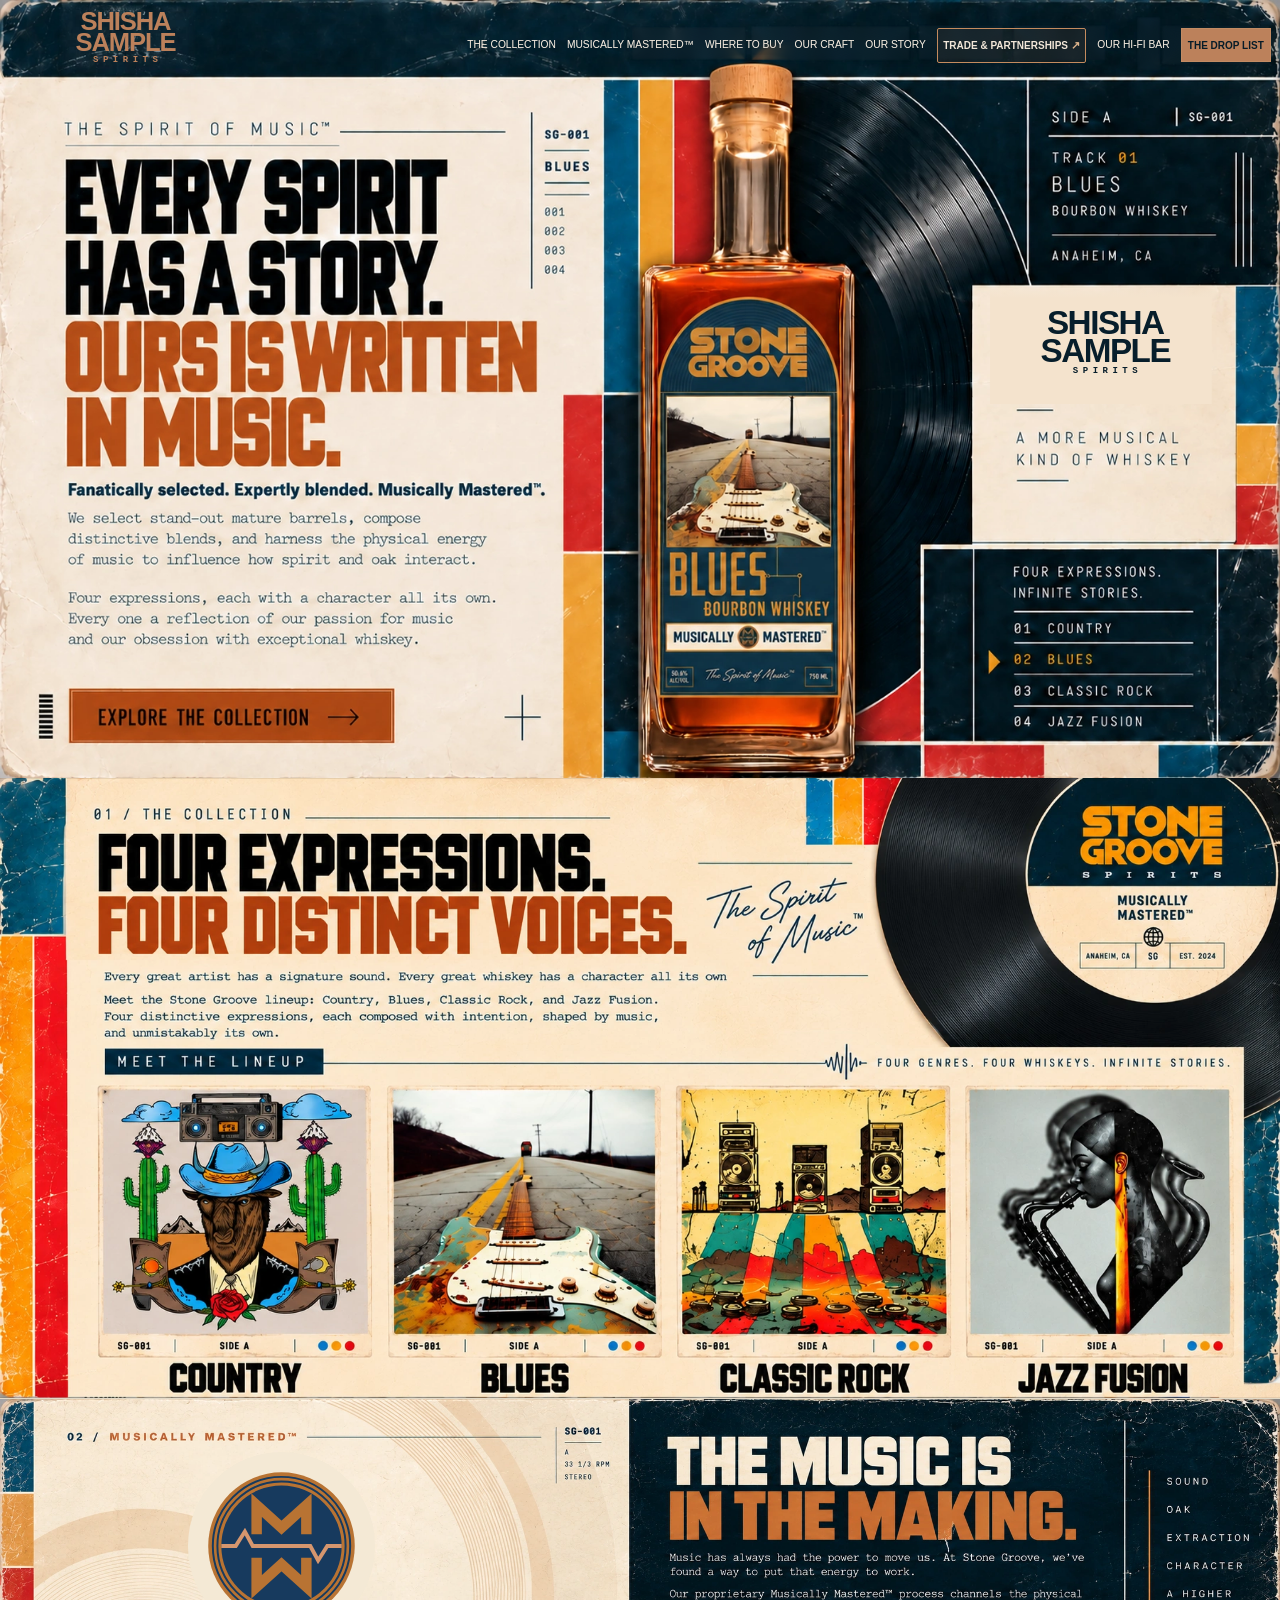
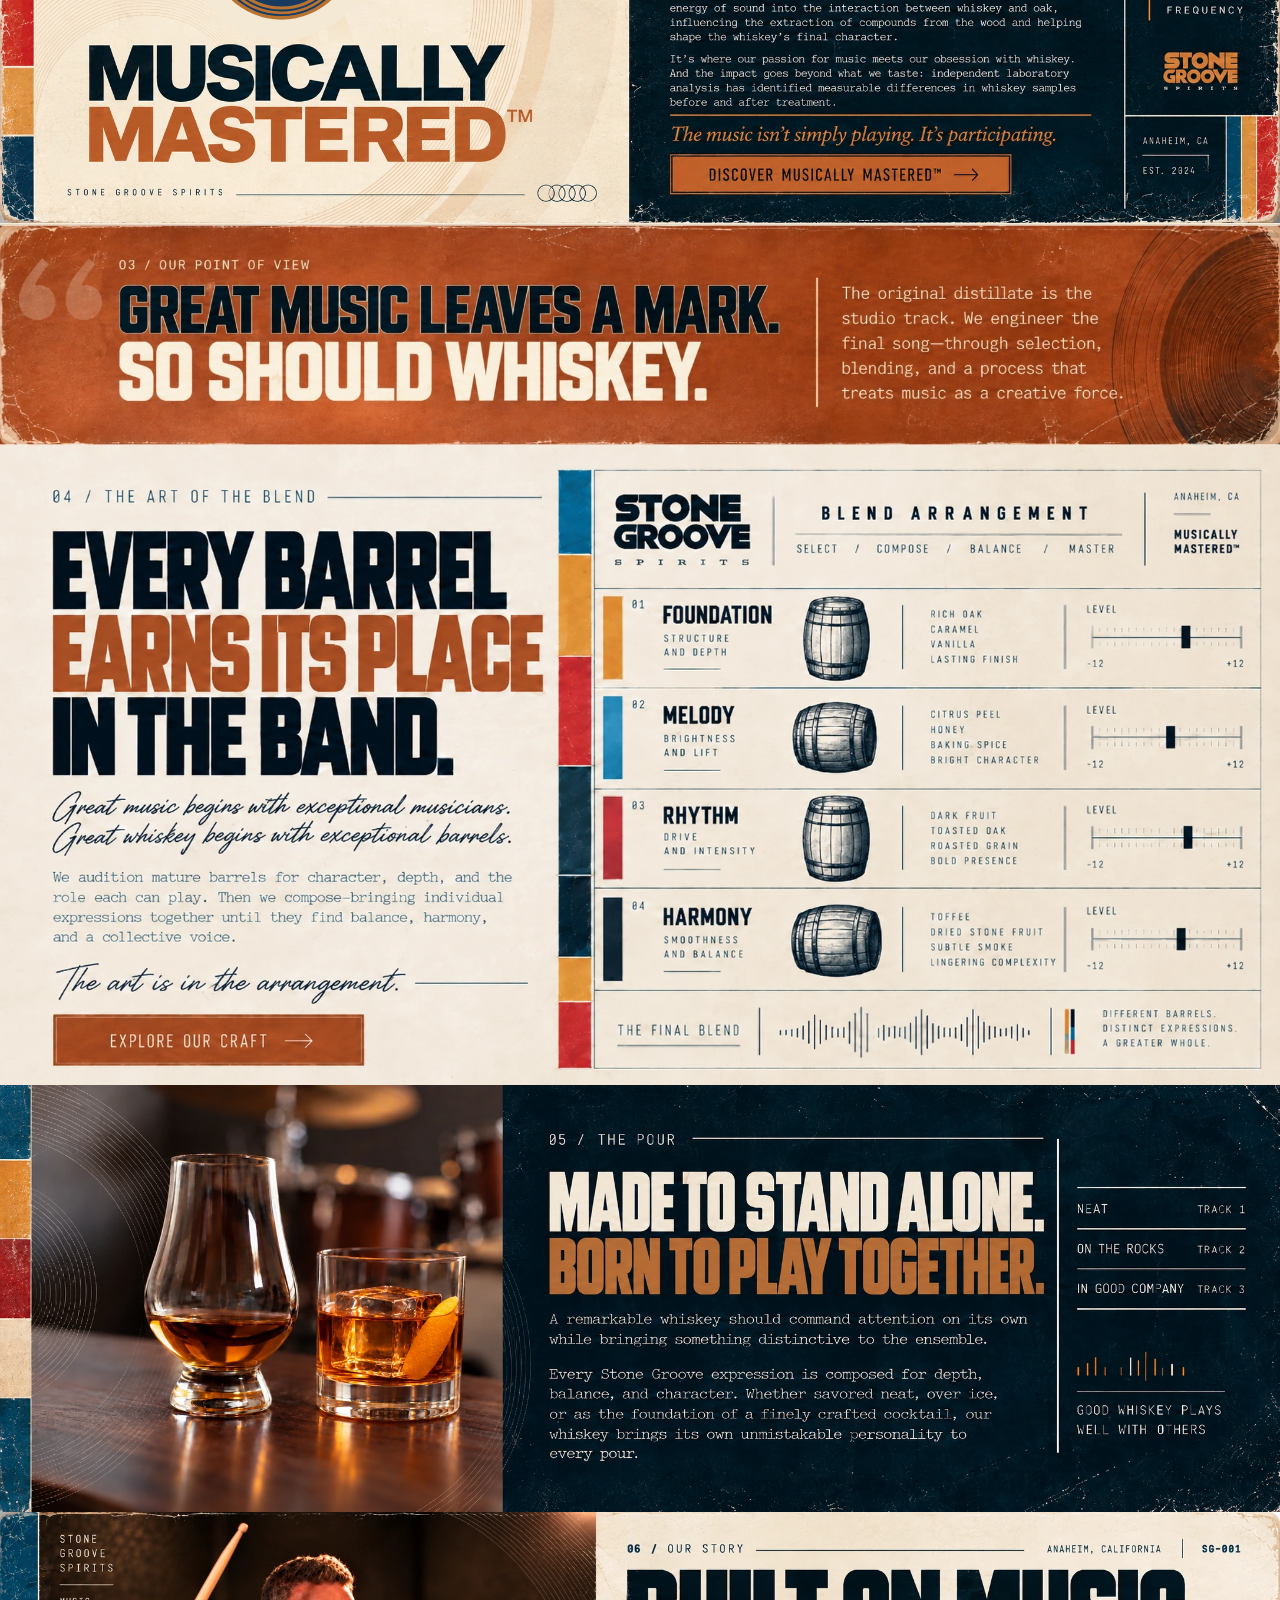
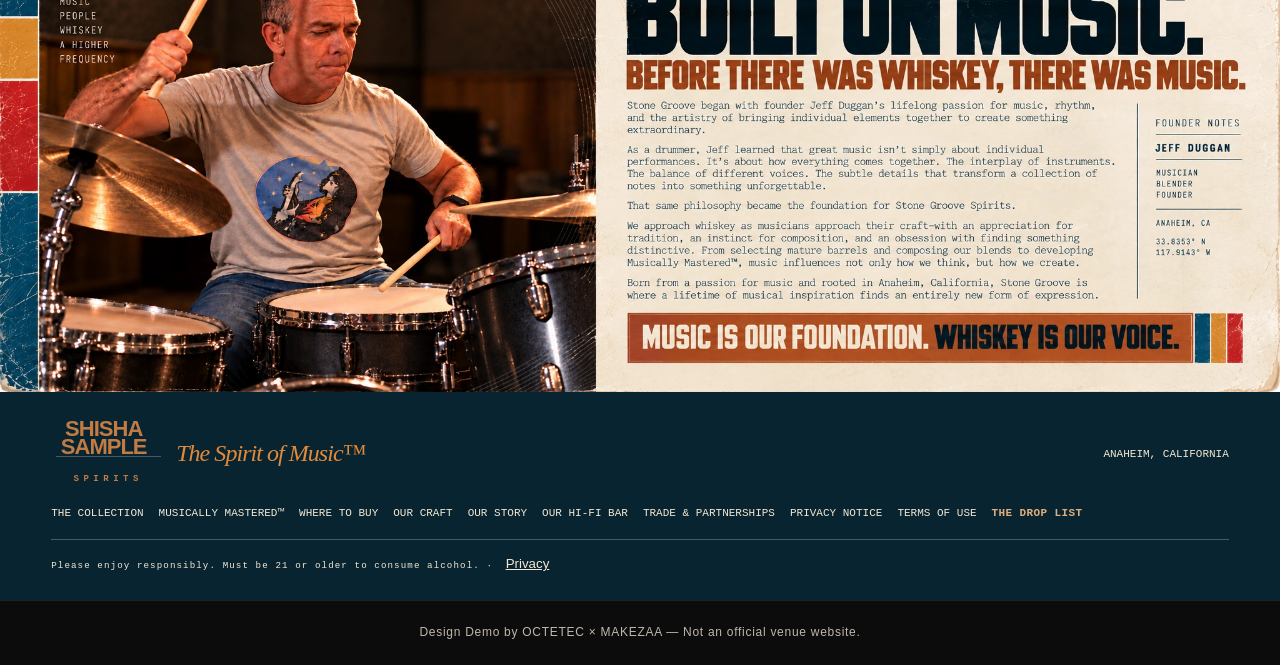
<file: index.html>
<!DOCTYPE html>
<html lang="en" class=""><head><meta charset="utf-8"><meta content="width=device-width, initial-scale=1" name="viewport"><meta content="#081f2a" name="theme-color"><meta content="Stone Groove Spirits — fanatically selected, expertly blended, Musically Mastered™ whiskey from Anaheim, California. Discover Country, Blues, Classic Rock, and Jazz Fusion." name="description"><title>SHISHA SAMPLE | The Spirit of Music™ — Design Demo</title><meta content="index,follow" name="robots">






<!-- Stone Groove Spirits GA4: privacy-first basic consent mode (no Google tag before consent) -->



<!-- Stone Groove Spirits 21+ self-affirmation: site-wide, 2-hour remember -->







<link rel="stylesheet" href="css/reference-0.css"><link rel="stylesheet" href="css/reference-1.css"><link rel="stylesheet" href="css/reference-2.css"><link rel="stylesheet" href="css/reference-3.css"><link rel="stylesheet" href="css/presentation.css"><script src="js/intro.js" data-design="stonegroove"></script></head><body data-design="stonegroove"><div class="demo-intro" aria-label="OCTETEC × MAKEZAA — A Premium Web Experience"><div class="intro-lockup"><div>OCTETEC <span>×</span> MAKEZAA</div><p>A Premium Web Experience</p><i></i></div></div>


<header class="topbar"><a aria-label="SHISHA SAMPLE home" class="brand" href="#top"><span class="sample-wordmark " aria-label="SHISHA SAMPLE">SHISHA<br>SAMPLE<small>SPIRITS</small></span></a><span class="location">ANAHEIM, CA</span><nav aria-label="Main navigation" id="nav"><a href="collection.html">THE COLLECTION</a><a href="musically-mastered.html">MUSICALLY MASTERED™</a><a href="where-to-buy.html">WHERE TO BUY</a><a href="craft.html">OUR CRAFT</a><a href="story.html">OUR STORY</a><a class="sg-trade-nav-link" href="trade-partnerships.html">TRADE &amp; PARTNERSHIPS</a><a href="#demo-dialog" rel="noopener noreferrer" data-demo-action="OUR HI-FI BAR">OUR HI-FI BAR</a><a class="sgdl-nav-cta" href="#demo-dialog" data-sg-drop-list-open="" data-demo-action="The Drop List">THE DROP LIST</a></nav><button aria-controls="nav" aria-expanded="false" class="menu-toggle" id="menu-toggle">MENU <span aria-hidden="true">☰</span></button></header>
<main id="top"><section aria-label="SHISHA SAMPLE mobile introduction" class="sg-mobile-hero">
<div class="sgmh-top"><a aria-label="SHISHA SAMPLE home" class="sgmh-brand-corrected" href="#top"><span class="sample-wordmark " aria-label="SHISHA SAMPLE">SHISHA<br>SAMPLE<small>SPIRITS</small></span></a><span>ANAHEIM, CA</span><button aria-controls="sgmh-links" aria-expanded="false" id="sgmh-menu" type="button">MENU ☰</button></div>
<nav aria-label="Mobile homepage navigation" class="sgmh-links" id="sgmh-links"><a href="collection.html">THE COLLECTION</a><a href="musically-mastered.html">MUSICALLY MASTERED™</a><a href="where-to-buy.html">WHERE TO BUY</a><a href="craft.html">OUR CRAFT</a><a href="story.html">OUR STORY</a><a class="sg-trade-nav-link" href="trade-partnerships.html">TRADE &amp; PARTNERSHIPS</a><a href="#demo-dialog" rel="noopener noreferrer" data-demo-action="OUR HI-FI BAR">OUR HI-FI BAR</a><a class="sgdl-nav-cta" href="#demo-dialog" data-sg-drop-list-open="" data-demo-action="The Drop List">THE DROP LIST</a></nav>
<div class="sgmh-lead"><div class="sgmh-kicker">THE SPIRIT OF MUSIC™ <span></span> SG / 001</div><h1>EVERY SPIRIT<br>HAS A STORY.<br><em>OURS IS WRITTEN<br>IN MUSIC.</em></h1><p class="sgmh-bold">Fanatically selected. Expertly blended. Musically Mastered™.</p><p>We select stand-out mature barrels, compose distinctive blends, and harness the physical energy of music to influence how spirit and oak interact.</p><p>Four expressions, each with a character all its own. Every one a reflection of our passion for music and our obsession with exceptional whiskey.</p><a class="sgmh-cta" href="collection.html">EXPLORE THE COLLECTION <span>→</span></a></div>
<div class="sgmh-stage sgmh-approved-panel"><img alt="Approved SHISHA SAMPLE Blues Bourbon mobile hero artwork with correct bottle, full T-cork, vinyl and music-release graphics" class="sgmh-approved-art" src="assets/images/f252891475-art-7e37082dc2085c.webp" width="1212" height="1297"></div>
</section>
<section aria-labelledby="hero-title" class="hero"><div aria-label="Hero shortcuts" class="hero-approved-hotspots"><a aria-label="Explore the collection" class="hero-hotspot hero-cta-hotspot" href="collection.html"></a></div><div aria-hidden="true" class="sg-nav-clean-overlay"></div>
<nav aria-label="Homepage main navigation" class="sg-worn-live-nav">
<a href="collection.html">THE COLLECTION</a>
<a href="musically-mastered.html">MUSICALLY MASTERED™</a><a href="where-to-buy.html">WHERE TO BUY</a>
<a href="craft.html">OUR CRAFT</a>
<a href="story.html">OUR STORY</a>
<a class="sg-trade-nav-link" href="trade-partnerships.html">TRADE &amp; PARTNERSHIPS</a><a href="#demo-dialog" rel="noopener noreferrer" data-demo-action="OUR HI-FI BAR">OUR HI-FI BAR</a>
<a class="sgdl-nav-cta" href="#demo-dialog" data-sg-drop-list-open="" data-demo-action="The Drop List">THE DROP LIST</a></nav><a aria-label="SHISHA SAMPLE — home" class="sg-worn-home-logo" href="#top"><span class="sample-wordmark " aria-label="SHISHA SAMPLE">SHISHA<br>SAMPLE<small>SPIRITS</small></span></a><div aria-label="SHISHA SAMPLE logo" class="sg-hero-brand-overlay"><span class="sample-wordmark " aria-label="SHISHA SAMPLE">SHISHA<br>SAMPLE<small>SPIRITS</small></span></div><div class="hero-copy paper"><div class="eyebrow">THE SPIRIT OF MUSIC™ <span class="rule"></span></div><h1 id="hero-title">EVERY SPIRIT<br>HAS A STORY.<br><em>OURS IS WRITTEN<br>IN MUSIC.</em></h1><p class="lead"><strong>Fanatically selected. Expertly blended. Musically Mastered™.</strong></p><p>We select stand-out mature barrels, compose distinctive blends, and harness the physical energy of music to influence how spirit and oak interact.</p><p>Four expressions, each with a character all its own. Every one a reflection of our passion for music and our obsession with exceptional whiskey.</p><a class="button copper-button" href="collection.html">EXPLORE THE COLLECTION <span>→</span></a><span class="hero-plus">＋</span></div><div class="hero-stage"><div aria-hidden="true" class="hero-bars"></div><div aria-hidden="true" class="record record-hero"></div><img alt="SHISHA SAMPLE Blues Bourbon whiskey bottle with original guitar label" class="hero-bottle" src="assets/images/7aa11a7bc4-art-4f913ceccc529d.webp" width="462" height="1435"><div class="hero-topnote mono">SIDE A &nbsp; | &nbsp; SG-001<br><span>TRACK 01 — BLUES</span><br>BOURBON WHISKEY</div><div class="hero-card paper"><span class="sample-wordmark " aria-label="SHISHA SAMPLE">SHISHA<br>SAMPLE<small>SPIRITS</small></span><p>A MORE MUSICAL<br>KIND OF WHISKEY</p></div><div class="hero-track mono">FOUR EXPRESSIONS. INFINITE STORIES.<hr>01 &nbsp; COUNTRY<br><b>02 &nbsp; BLUES</b><br>03 &nbsp; CLASSIC ROCK<br>04 &nbsp; JAZZ FUSION</div></div></section>
<section aria-labelledby="collection-title" class="collection collection-visual" id="collection">
<div aria-label="Section 01 The Collection — Four Expressions. Four Distinct Voices. Approved homepage artwork showing SHISHA SAMPLE Country, Blues, Classic Rock, and Jazz Fusion expressions." class="collection-approved" role="img">
<div aria-label="Collection shortcuts" class="collection-hotspots">
<a aria-label="Meet the lineup" class="collection-linkup" href="collection.html"></a>
<a aria-label="Country bourbon whiskey" class="collection-card-country" href="country-bourbon.html"></a>
<a aria-label="Blues bourbon whiskey" class="collection-card-blues" href="blues-bourbon.html"></a>
<a aria-label="Classic Rock straight rye whiskey" class="collection-card-rock" href="classic-rock-rye.html"></a>
<a aria-label="Jazz Fusion American single malt whiskey" class="collection-card-jazz" href="jazz-fusion.html"></a>
<a aria-label="Explore each expression" class="collection-explore" href="collection.html"></a>
</div>
</div>
<div aria-label="The Collection, mobile" class="collection-mobile-fallback sgmc-mobile paper">
<div class="sgmc-topline"><span>01 / THE COLLECTION</span><span>SG—004</span></div>
<h2 id="collection-title">FOUR<br>EXPRESSIONS.<br><em>FOUR DISTINCT<br>VOICES.</em></h2>
<div class="sgmc-intro">
<p>Every great artist has a signature sound. Every great whiskey has a character all its own.</p>
<p>Meet the SHISHA SAMPLE lineup: Country, Blues, Classic Rock, and Jazz Fusion. Four distinctive expressions, each composed with intention, shaped by music, and unmistakably its own.</p>
</div>
<div class="sgmc-liner"><strong>MEET THE LINEUP</strong><span>FOUR GENRES. FOUR WHISKEYS.<br>INFINITE STORIES.</span></div>
<div class="sgmc-grid" id="collection-lineup"><article class="sgmc-spirit">
<a aria-label="Explore Country whiskey" href="country-bourbon.html"><img alt="Approved SHISHA SAMPLE Country original album artwork" src="assets/images/2fc5d041ad-art-b0f0ca1c51a087.webp" width="342" height="345"></a>
<div class="sgmc-spirit-details"><h3>COUNTRY</h3><div class="sgmc-type">BOURBON WHISKEY</div><p>Warmth. Character. Timeless appeal.</p><a aria-label="Explore Country" class="sgmc-explore-link" href="country-bourbon.html">EXPLORE EXPRESSION <span aria-hidden="true">↗</span></a></div>
</article>
<article class="sgmc-spirit">
<a aria-label="Explore Blues whiskey" href="blues-bourbon.html"><img alt="Approved SHISHA SAMPLE Blues original album artwork" src="assets/images/7c120240e9-art-1bf3a6f270babd.webp" width="340" height="345"></a>
<div class="sgmc-spirit-details"><h3>BLUES</h3><div class="sgmc-type">BOURBON WHISKEY</div><p>Soulful. Expressive. Full of character.</p><a aria-label="Explore Blues" class="sgmc-explore-link" href="blues-bourbon.html">EXPLORE EXPRESSION <span aria-hidden="true">↗</span></a></div>
</article>
<article class="sgmc-spirit">
<a aria-label="Explore Classic Rock whiskey" href="classic-rock-rye.html"><img alt="Approved SHISHA SAMPLE Classic Rock original album artwork" src="assets/images/5b5a95d755-art-70e6ff052b093f.webp" width="345" height="345"></a>
<div class="sgmc-spirit-details"><h3>CLASSIC ROCK</h3><div class="sgmc-type">STRAIGHT RYE WHISKEY</div><p>Bold. Uncompromising. Full of attitude.</p><a aria-label="Explore Classic Rock" class="sgmc-explore-link" href="classic-rock-rye.html">EXPLORE EXPRESSION <span aria-hidden="true">↗</span></a></div>
</article>
<article class="sgmc-spirit">
<a aria-label="Explore Jazz Fusion whiskey" href="jazz-fusion.html"><img alt="Approved SHISHA SAMPLE Jazz Fusion original album artwork" src="assets/images/4fc6eb11b9-art-f47c939307b2cd.webp" width="346" height="345"></a>
<div class="sgmc-spirit-details"><h3>JAZZ FUSION</h3><div class="sgmc-type">AMERICAN SINGLE MALT WHISKEY</div><p>Layered. Unexpected. Beautifully complex.</p><a aria-label="Explore Jazz Fusion" class="sgmc-explore-link" href="jazz-fusion.html">EXPLORE EXPRESSION <span aria-hidden="true">↗</span></a></div>
</article></div>
<a class="sgmc-cta" href="collection.html">EXPLORE EACH EXPRESSION <span aria-hidden="true">→</span></a>
<div class="sgmc-footer"><span>SHISHA SAMPLE</span><span>ANAHEIM, CA / EST. 2016</span></div>
</div>
<div class="sr-only">
<h2 id="collection-title-accessible">Four Expressions. Four Distinct Voices.</h2>
<p>Every great artist has a signature sound. Every great whiskey has a character all its own.</p>
<p>Meet the SHISHA SAMPLE lineup: Country, Blues, Classic Rock, and Jazz Fusion.</p>
</div>
</section>
<section aria-labelledby="mastered-title" class="mastered" id="mastered">
<div aria-label="Section 02 Musically Mastered — approved poster artwork explaining the SHISHA SAMPLE Musically Mastered process." class="mastered-desktop" role="img"><div class="sg-mm-official-mark"><img alt="Musically Mastered mark" src="assets/images/672e33ed90-musically-mastered-mark-primary.svg"></div>
<div class="mastered-hotspots">
<a aria-label="Discover Musically Mastered" class="mastered-cta" href="musically-mastered.html"></a>
</div>
</div>
<div class="mastered-mobile sg-mobile-mastered-v2">
<div class="sg-mm-art"><img alt="Approved Musically Mastered artwork with copper MM mark, oversized condensed title, record-groove geometry, and warm-paper texture" src="assets/images/4fcdf0a77e-art-85f0da89b1d358.webp" width="1008" height="724"><div class="sg-mm-mobile-mark"><img alt="Musically Mastered mark" src="assets/images/672e33ed90-musically-mastered-mark-primary.svg"></div></div>
<div class="sg-mm-copy">
<div class="sg-mm-head"><span>02 / MUSICALLY MASTERED™</span><span>SG-001 · SIDE A</span></div>
<h2 id="mastered-title">THE MUSIC IS<br><em>IN THE MAKING.</em></h2>
<p>Music has always had the power to move us. At SHISHA SAMPLE, we’ve found a way to put that energy to work.</p>
<p>Our proprietary Musically Mastered™ process channels the physical energy of sound into the interaction between whiskey and oak, influencing the extraction of compounds from the wood and helping shape the whiskey’s final character.</p>
<p>It’s where our passion for music meets our obsession with whiskey. And the impact goes beyond what we taste: independent laboratory analysis has identified measurable differences in whiskey samples before and after treatment.</p>
<p class="sg-mm-pull">The music isn’t simply playing. It’s participating.</p>
<a class="sg-mm-button" href="musically-mastered.html">DISCOVER MUSICALLY MASTERED™ <span aria-hidden="true">⟶</span></a>
<div class="sg-mm-bottom"><span>SOUND · OAK · EXTRACTION · CHARACTER</span><span>ANAHEIM, CA</span></div>
</div>
</div>
</section>
<section aria-label="03 — Our Point of View: Great music leaves a mark. So should whiskey." class="manifesto manifesto-approved" id="point-of-view">
<img alt="03 / Our Point of View. Great Music Leaves a Mark. So Should Whiskey. The original distillate is the studio track. We engineer the final song—through selection, blending, and a process that treats music as a creative force." class="sg03-mobile-final-art" src="assets/images/28dd527c2a-art-fc9201e30acc53.webp" width="941" height="1672">
<img alt="03 / OUR POINT OF VIEW. GREAT MUSIC LEAVES A MARK. SO SHOULD WHISKEY. The original distillate is the studio track. We engineer the final song—through selection, blending, and a process that treats music as a creative force." class="manifesto-approved-image" height="353" src="assets/images/10eed6b61d-art-3702a52c31c555.webp" width="2048">
<div class="sr-only-section03"><h2>Great Music Leaves a Mark. So Should Whiskey.</h2><p>The original distillate is the studio track. We engineer the final song—through selection, blending, and a process that treats music as a creative force.</p></div>
</section>
<section aria-labelledby="craft-title" class="craft craft-approved-section paper" id="craft">
<h2 class="sr-only" id="craft-title">The Art of the Blend</h2>
<div class="craft-approved-art" role="img" aria-label="04 — The Art of the Blend. Every Barrel Earns Its Place in the Band. Approved full-width arrangement graphic with Foundation, Melody, Rhythm and Harmony."><a aria-label="Explore Our Craft" class="craft-approved-link" href="craft.html"></a></div>
<div aria-label="The Art of the Blend mobile presentation" class="sgc4-mobile">
<div class="sgc4-mast"><img alt="04 / THE ART OF THE BLEND. Every Barrel Earns Its Place in the Band." loading="lazy" src="assets/images/d9b4f41223-art-5df0dd1c6de3d4.webp" width="760" height="470"></div>
<div class="sgc4-editorial">
<p class="sgc4-intro">Great music begins with exceptional musicians.<br>Great whiskey begins with exceptional barrels.</p>
<p class="sgc4-body">We audition mature barrels for character, depth, and the role each can play. Then we compose—bringing individual expressions together until they find balance, harmony, and a collective voice.</p>
<p class="sgc4-closing">The art is in the arrangement.</p>
<a class="sgc4-cta" href="craft.html">EXPLORE OUR CRAFT <span aria-hidden="true">→</span></a>
</div>
<div class="sgc4-sheet" id="craft-details">
<header class="sgc4-sheethead">
<div class="sgc4-brand">STONE<br>GROOVE <small>SPIRITS</small></div>
<div class="sgc4-sheetname">BLEND ARRANGEMENT <small>SELECT / COMPOSE / BALANCE / MASTER</small></div>
</header>
<div class="sgc4-roles">
<article class="sgc4-role">
<div class="sgc4-role-color" style="background:#e5a12e"></div>
<div class="sgc4-role-main">
<div class="sgc4-topline"><span class="sgc4-num">01</span></div>
<div class="sgc4-grid">
<div class="sgc4-titleblock">
<h3>FOUNDATION</h3>
<div class="sgc4-role-desc">STRUCTURE AND DEPTH</div>
</div>
<div class="sgc4-barrel"><img alt="Approved illustrated foundation whiskey barrel" loading="lazy" src="assets/images/1beaf9a075-art-f9ed08fcaaf928.webp" width="163" height="136"></div>
<div class="sgc4-tastes"><div>RICH OAK</div><div>CARAMEL</div><div>VANILLA</div><div>LASTING FINISH</div></div>
</div>
<div class="sgc4-meter">
<small>LEVEL</small>
<div class="sgc4-ticks"><i style="left:61%"></i></div>
<span>-12</span><span class="sgc4-plus">+12</span>
</div>
</div>
</article>
<article class="sgc4-role">
<div class="sgc4-role-color" style="background:#1c87b5"></div>
<div class="sgc4-role-main">
<div class="sgc4-topline"><span class="sgc4-num">02</span></div>
<div class="sgc4-grid">
<div class="sgc4-titleblock">
<h3>MELODY</h3>
<div class="sgc4-role-desc">BRIGHTNESS AND LIFT</div>
</div>
<div class="sgc4-barrel"><img alt="Approved illustrated melody whiskey barrel" loading="lazy" src="assets/images/01cca8271b-art-485b91f181ae78.webp" width="210" height="135"></div>
<div class="sgc4-tastes"><div>CITRUS PEEL</div><div>HONEY</div><div>BAKING SPICE</div><div>BRIGHT CHARACTER</div></div>
</div>
<div class="sgc4-meter">
<small>LEVEL</small>
<div class="sgc4-ticks"><i style="left:53%"></i></div>
<span>-12</span><span class="sgc4-plus">+12</span>
</div>
</div>
</article>
<article class="sgc4-role">
<div class="sgc4-role-color" style="background:#c53935"></div>
<div class="sgc4-role-main">
<div class="sgc4-topline"><span class="sgc4-num">03</span></div>
<div class="sgc4-grid">
<div class="sgc4-titleblock">
<h3>RHYTHM</h3>
<div class="sgc4-role-desc">DRIVE AND INTENSITY</div>
</div>
<div class="sgc4-barrel"><img alt="Approved illustrated rhythm whiskey barrel" loading="lazy" src="assets/images/4ace918886-art-df33f51507a1f0.webp" width="160" height="139"></div>
<div class="sgc4-tastes"><div>DARK FRUIT</div><div>TOASTED OAK</div><div>ROASTED GRAIN</div><div>BOLD PRESENCE</div></div>
</div>
<div class="sgc4-meter">
<small>LEVEL</small>
<div class="sgc4-ticks"><i style="left:66%"></i></div>
<span>-12</span><span class="sgc4-plus">+12</span>
</div>
</div>
</article>
<article class="sgc4-role">
<div class="sgc4-role-color" style="background:#0b2a3b"></div>
<div class="sgc4-role-main">
<div class="sgc4-topline"><span class="sgc4-num">04</span></div>
<div class="sgc4-grid">
<div class="sgc4-titleblock">
<h3>HARMONY</h3>
<div class="sgc4-role-desc">SMOOTHNESS AND BALANCE</div>
</div>
<div class="sgc4-barrel"><img alt="Approved illustrated harmony whiskey barrel" loading="lazy" src="assets/images/91e82169da-art-586ab32ed9c75b.webp" width="212" height="143"></div>
<div class="sgc4-tastes"><div>TOFFEE</div><div>DRIED STONE FRUIT</div><div>SUBTLE SMOKE</div><div>LINGERING COMPLEXITY</div></div>
</div>
<div class="sgc4-meter">
<small>LEVEL</small>
<div class="sgc4-ticks"><i style="left:59%"></i></div>
<span>-12</span><span class="sgc4-plus">+12</span>
</div>
</div>
</article>
</div>
<footer class="sgc4-sheetfoot"><img alt="The final blend footer graphic" loading="lazy" src="assets/images/e843070892-art-3b4ebd6fca602c.webp" width="730" height="141"></footer>
</div>
</div>
</section>
<section aria-label="05 / The Pour" class="pour dark pour-approved-section" id="pour">
<div aria-label="The approved SHISHA SAMPLE The Pour design: a neat whiskey tasting glass and a rocks cocktail before a drum set on the left, with large cream and copper statement typography on a navy ground: Made to Stand Alone. Born to Play Together." class="pour-approved-art" role="img"></div>
<div class="pour-mobile-fallback"><div class="pour-image"><img alt="A neat pour and whiskey cocktail with crystal-clear ice, with a drum kit softly blurred in the background" src="assets/images/3673615be9-art-79c1f4a43895d2.webp" width="1448" height="1086"></div><div class="pour-copy"><div class="section-label">05 / THE POUR</div><h2>MADE TO STAND ALONE.<br><em>BORN TO PLAY TOGETHER.</em></h2><p>A remarkable whiskey should command attention on its own while bringing something distinctive to the ensemble.</p><p>Every SHISHA SAMPLE expression is composed for depth, balance, and character. Whether savored neat, over ice, or as the foundation of a finely crafted cocktail, our whiskey brings its own unmistakable personality to every pour.</p></div><div class="pour-track mono"><div>NEAT <span>TRACK 1</span></div><div>ON THE ROCKS <span>TRACK 2</span></div><div>IN GOOD COMPANY <span>TRACK 3</span></div><p>GOOD WHISKEY PLAYS<br>WELL WITH OTHERS</p></div></div>
<div class="pour-section-accessible"><h2>Made to Stand Alone. Born to Play Together.</h2><p>A remarkable whiskey should command attention on its own while bringing something distinctive to the ensemble.</p><p>Every SHISHA SAMPLE expression is composed for depth, balance, and character. Whether savored neat, over ice, or as the foundation of a finely crafted cocktail, our whiskey brings its own unmistakable personality to every pour.</p><p>Track 1: Neat. Track 2: On the rocks. Track 3: In good company.</p></div>
<div aria-label="05 / The Pour mobile design" class="sgp5-mobile">
<div class="sgp5-photo"><img alt="Approved photograph of two whiskey pours with softly blurred drums in the background" loading="lazy" src="assets/images/0c689bcc23-art-1da69b7844ac65.webp" width="800" height="724"></div>
<div class="sgp5-panel">
<div class="sgp5-kicker"><span>05 / THE POUR</span><i></i></div>
<img alt="Made to Stand Alone. Born to Play Together." class="sgp5-statement" loading="lazy" src="assets/images/e1469f08e2-art-1a1d03d49fc3a8.webp" width="872" height="242">
<p>A remarkable whiskey should command attention on its own while bringing something distinctive to the ensemble.</p>
<p>Every SHISHA SAMPLE expression is composed for depth, balance, and character. Whether savored neat, over ice, or as the foundation of a finely crafted cocktail, our whiskey brings its own unmistakable personality to every pour.</p>
<div aria-label="Three ways to enjoy the whiskey" class="sgp5-tracks">
<div><span>NEAT</span><span>TRACK 1</span></div>
<div><span>ON THE ROCKS</span><span>TRACK 2</span></div>
<div><span>IN GOOD COMPANY</span><span>TRACK 3</span></div>
</div>
<div class="sgp5-foot"><div aria-hidden="true" class="sgp5-levels"><b></b><b></b><b></b><b></b><b></b><b></b><b></b><b></b><b></b></div><span>GOOD WHISKEY PLAYS<br>WELL WITH OTHERS</span></div>
</div>
</div></section>
<section aria-labelledby="story-title" class="story story-approved" id="story">
<div aria-label="Approved Section 06 Our Story design, with founder Jeff Duggan playing drums, Built on Music headline and liner notes." class="story-desktop-art" role="img"></div>
<div class="story-mobile sg-s6-mobile">
<div class="sg-s6-photo">
<img alt="Founder Jeff Duggan playing drums, from the approved Our Story artwork" loading="lazy" src="assets/images/6b6c667384-art-d9af54f189459f.webp" width="954" height="768">
</div>
<div class="sg-s6-paper">
<div class="sg-s6-kicker"><span>06 / OUR STORY</span><span>ANAHEIM, CALIFORNIA</span></div>
<h2 id="story-title">BUILT ON<br>MUSIC.</h2>
<div class="sg-s6-subtitle">BEFORE THERE WAS WHISKEY,<br>THERE WAS MUSIC.</div>
<div class="sg-s6-storycopy">
<p>SHISHA SAMPLE began with founder Jeff Duggan's lifelong passion for music, rhythm, and the artistry of bringing individual elements together to create something extraordinary.</p>
<p>As a drummer, Jeff learned that great music isn't simply about individual performances. It's about how everything comes together. The interplay of instruments. The balance of different voices. The subtle details that transform a collection of notes into something unforgettable.</p>
<p>That same philosophy became the foundation for SHISHA SAMPLE.</p>
<p>We approach whiskey as musicians approach their craft—with an appreciation for tradition, an instinct for composition, and an obsession with finding something distinctive. From selecting mature barrels and composing our blends to developing Musically Mastered™, music influences not only how we think, but how we create.</p>
<p>Born from a passion for music and rooted in Anaheim, California, SHISHA SAMPLE is where a lifetime of musical inspiration finds an entirely new form of expression.</p>
</div>
<div class="sg-s6-notes">
<div class="sg-s6-notes-heading">FOUNDER NOTES</div>
<div class="sg-s6-name">JEFF DUGGAN</div>
<div class="sg-s6-roles">MUSICIAN &nbsp; / &nbsp; BLENDER &nbsp; / &nbsp; FOUNDER</div>
<div class="sg-s6-location">ANAHEIM, CA</div>
</div>
<div class="sg-s6-finale">MUSIC IS OUR FOUNDATION.<br><span>WHISKEY IS OUR VOICE.</span></div>
</div>
</div>
<div class="sr-only"><h2 id="story-title-accessible">Built on Music.</h2><p>Before there was whiskey, there was music. Music is our foundation. Whiskey is our voice.</p></div>
</section>
</main><footer><div class="footer-brand"><span class="sample-wordmark " aria-label="SHISHA SAMPLE">SHISHA<br>SAMPLE<small>SPIRITS</small></span><span class="script">The Spirit of Music™</span></div><div>ANAHEIM, CALIFORNIA</div><nav aria-label="Footer navigation"><a href="collection.html">THE COLLECTION</a><a href="musically-mastered.html">MUSICALLY MASTERED™</a><a href="where-to-buy.html">WHERE TO BUY</a><a href="craft.html">OUR CRAFT</a><a href="story.html">OUR STORY</a><a href="#demo-dialog" rel="noopener noreferrer" data-demo-action="OUR HI-FI BAR">OUR HI-FI BAR</a><a class="sg-trade-nav-link" href="trade-partnerships.html">TRADE &amp; PARTNERSHIPS</a><a class="sg-trade-footer-privacy" href="privacy.html">PRIVACY NOTICE</a> <a class="sg-trade-footer-privacy" href="terms-of-use.html">TERMS OF USE</a><a class="sgdl-footer-link" href="#demo-dialog" data-sg-drop-list-open="" data-demo-action="The Drop List">THE DROP LIST</a></nav><small>Please enjoy responsibly. Must be 21 or older to consume alcohol.<span class="sgap-footer-separator" aria-hidden="true"> · </span><button type="button" class="sgap-footer-link" data-sg-analytics-preferences="" data-demo-action="Privacy preferences">Privacy</button></small></footer>

<!-- The Drop List | static Netlify build-time form detection (real form opens in modal). -->


<p class="demo-credit">Design Demo by OCTETEC × MAKEZAA — Not an official venue website.</p><dialog id="demo-dialog" class="demo-dialog" aria-labelledby="dialog-title"><button type="button" class="dialog-close" aria-label="Close dialog">×</button><div class="dialog-body"></div></dialog><dialog id="gallery-dialog" class="gallery-dialog" aria-label="Image gallery"><button type="button" class="gallery-close" aria-label="Close gallery">×</button><button type="button" class="gallery-prev" aria-label="Previous image">‹</button><figure><img alt=""><figcaption></figcaption></figure><button type="button" class="gallery-next" aria-label="Next image">›</button></dialog><script src="js/site.js" defer=""></script></body></html>
</file>
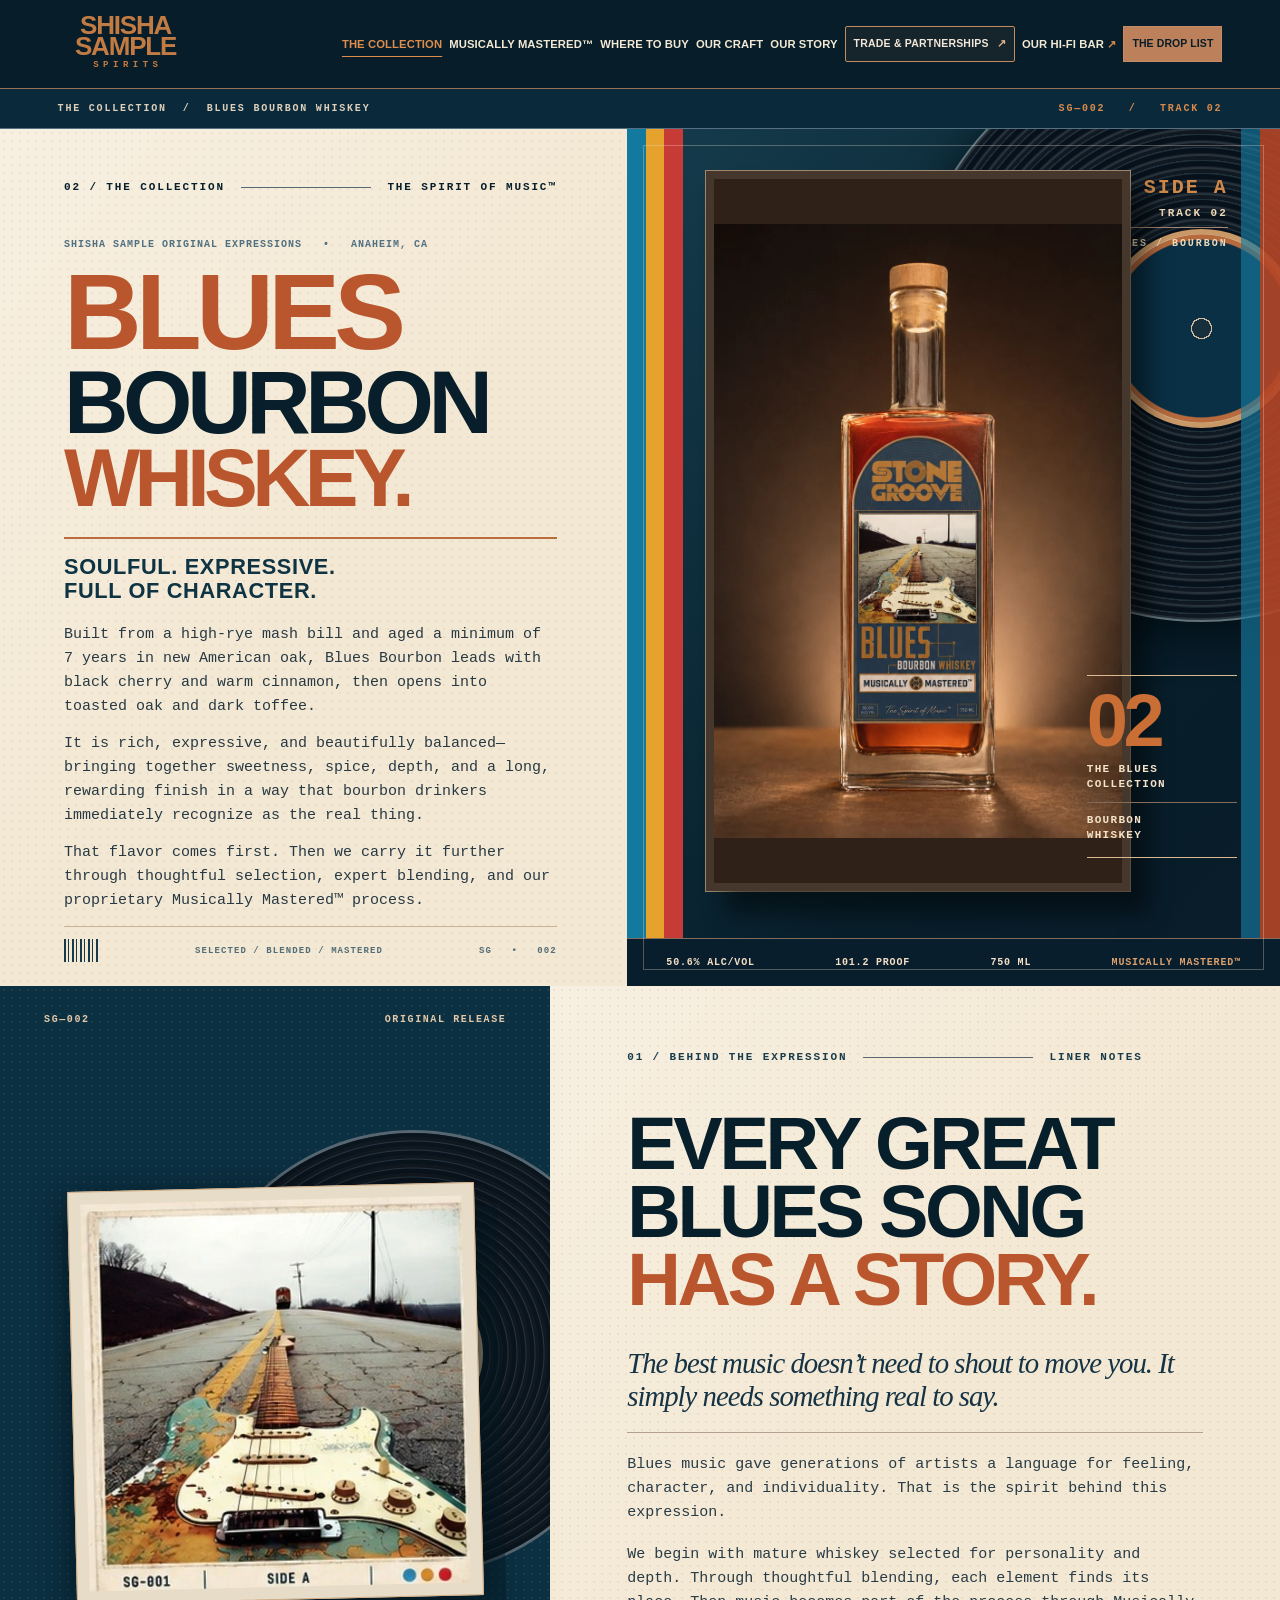
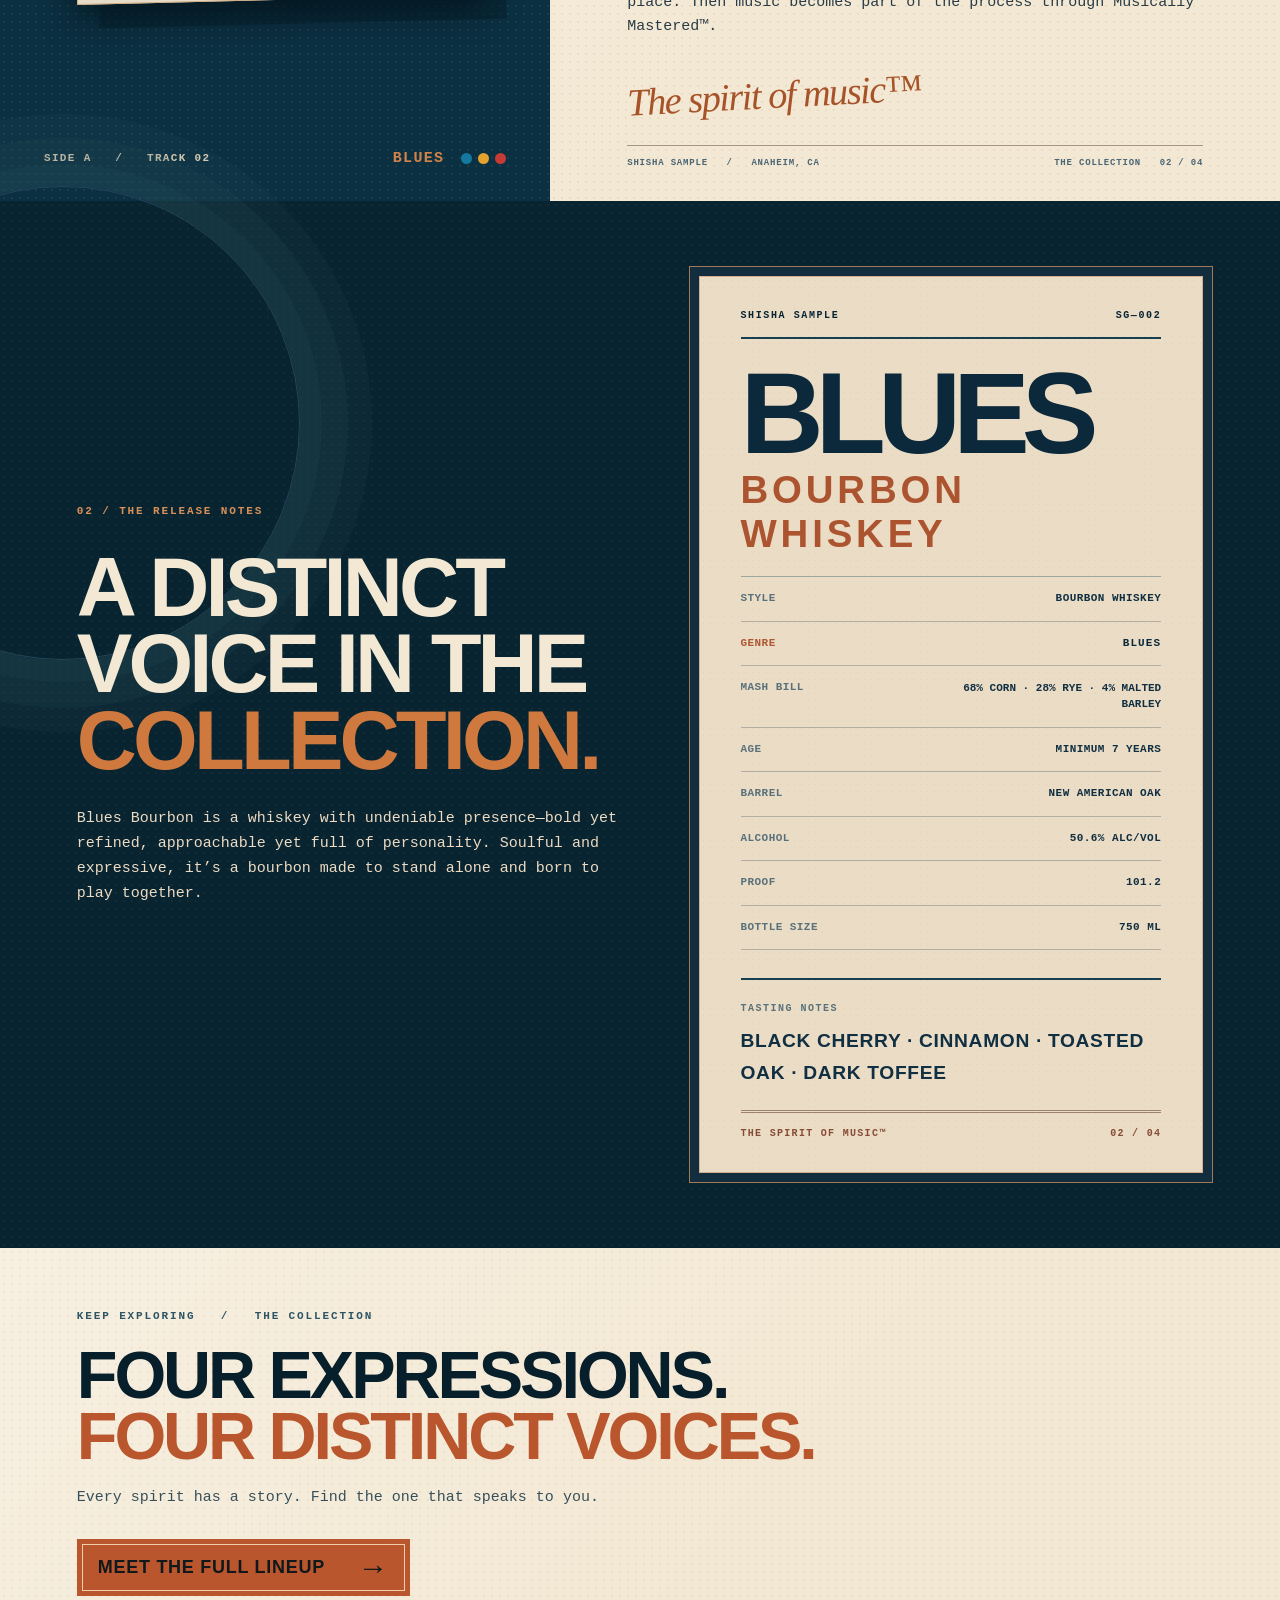
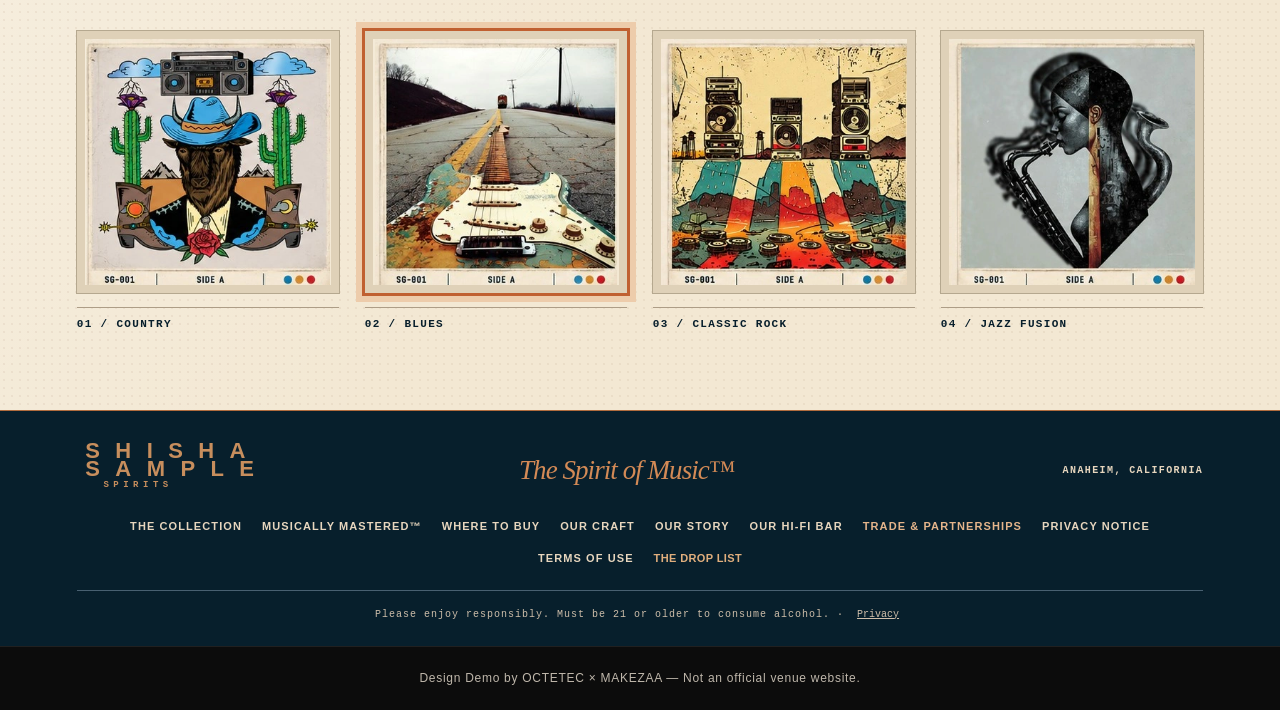
<file: blues-bourbon.html>
<!DOCTYPE html>
<html lang="en" class=""><head>
<meta charset="utf-8">
<meta content="width=device-width, initial-scale=1" name="viewport">
<meta content="#081f2a" name="theme-color">
<title>Blues Bourbon Whiskey | SHISHA SAMPLE — Design Demo</title>
<meta content="Meet Stone Groove Blues Bourbon Whiskey: a rich, high-rye bourbon with black cherry, cinnamon, toasted oak and dark toffee notes. A 50.6% ABV expression, aged a minimum of 7 years and Musically Mastered™ in Anaheim, California." name="description">














<!-- Stone Groove Spirits GA4: privacy-first basic consent mode (no Google tag before consent) -->



<!-- Stone Groove Spirits 21+ self-affirmation: site-wide, 2-hour remember -->







<link rel="stylesheet" href="css/reference-4.css"><link rel="stylesheet" href="css/reference-1.css"><link rel="stylesheet" href="css/reference-2.css"><link rel="stylesheet" href="css/reference-3.css"><link rel="stylesheet" href="css/presentation.css"><script src="js/intro.js" data-design="stonegroove"></script></head>
<body data-design="stonegroove"><div class="demo-intro" aria-label="OCTETEC × MAKEZAA — A Premium Web Experience"><div class="intro-lockup"><div>OCTETEC <span>×</span> MAKEZAA</div><p>A Premium Web Experience</p><i></i></div></div>


<a class="skip-link" href="#main">Skip to content</a>
<header class="site-header" id="page-top">
<div class="header-brand">
<a aria-label="SHISHA SAMPLE, home" class="logo-link" href="index.html">
<span class="sample-wordmark " aria-label="SHISHA SAMPLE">SHISHA<br>SAMPLE<small>SPIRITS</small></span>
</a>
<span class="header-location">ANAHEIM, CA</span>
</div>
<button aria-controls="site-nav" aria-expanded="false" aria-label="Toggle navigation" class="nav-toggle" type="button"><span>MENU</span><span aria-hidden="true">☰</span></button>
<nav aria-label="Main navigation" class="site-nav" id="site-nav">
<a aria-current="page" href="collection.html">THE COLLECTION</a>
<a href="musically-mastered.html">MUSICALLY MASTERED™</a>
<a href="where-to-buy.html">WHERE TO BUY</a>
<a href="craft.html">OUR CRAFT</a>
<a href="story.html">OUR STORY</a>
<a class="sg-trade-nav-link" href="trade-partnerships.html">TRADE &amp; PARTNERSHIPS</a><a href="#demo-dialog" rel="noopener noreferrer" data-demo-action="OUR HI-FI BAR ↗">OUR HI-FI BAR <span aria-hidden="true" class="external-icon">↗</span></a>
<a class="sgdl-nav-cta" href="#demo-dialog" data-sg-drop-list-open="" data-demo-action="The Drop List">THE DROP LIST</a></nav>
</header>
<main id="main">
<div aria-label="Breadcrumb" class="release-trail">
<a href="collection.html">THE COLLECTION</a><span aria-hidden="true">/</span><span>BLUES BOURBON WHISKEY</span>
<span class="release-trail-right">SG—002 &nbsp; / &nbsp; TRACK 02</span>
</div>
<!-- The supplied product photograph is rendered in its original aspect ratio, unfiltered and uncropped. -->
<section aria-labelledby="blues-title" class="product-hero">
<div class="hero-editorial paper-texture">
<div class="editorial-overline"><span>02 / THE COLLECTION</span><span class="overline-rule"></span><span>THE SPIRIT OF MUSIC™</span></div>
<p class="release-stamp">SHISHA SAMPLE ORIGINAL EXPRESSIONS &nbsp; • &nbsp; ANAHEIM, CA</p>
<h1 id="blues-title">BLUES<span>BOURBON</span><b>WHISKEY.</b></h1>
<div class="copy-lead">SOULFUL. EXPRESSIVE.<br>FULL OF CHARACTER.</div>
<p class="hero-intro">Built from a high-rye mash bill and aged a minimum of 7 years in new American oak, Blues Bourbon leads with black cherry and warm cinnamon, then opens into toasted oak and dark toffee.</p>
<p class="hero-intro">It is rich, expressive, and beautifully balanced—bringing together sweetness, spice, depth, and a long, rewarding finish in a way that bourbon drinkers immediately recognize as the real thing.</p>
<p class="hero-intro">That flavor comes first. Then we carry it further through thoughtful selection, expert blending, and our proprietary Musically Mastered™ process.</p>
<div class="editorial-foot"><div aria-hidden="true" class="barcode"></div><span>SELECTED / BLENDED / MASTERED</span><span>SG &nbsp; • &nbsp; 002</span></div>
</div>
<div aria-label="Blues Bourbon Whiskey product photograph and release details" class="hero-release">
<div aria-hidden="true" class="hero-colorbars"><i></i><i></i><i></i></div>
<div aria-hidden="true" class="hero-vinyl"><span class="vinyl-center"></span></div>
<div class="record-index"><span>SIDE A</span><span>TRACK 02</span><span>BLUES / BOURBON</span></div>
<div class="photo-mount">
<img alt="Unaltered SHISHA SAMPLE Blues Bourbon Whiskey bottle photograph with natural wood stopper and guitar artwork" fetchpriority="high" height="1352" src="assets/images/e440fea0b8-blues-bourbon-master.webp" width="900">
</div>
<div class="hero-release-info"><span class="edition-number">02</span><span>THE BLUES<br>COLLECTION</span><span aria-hidden="true" class="edition-divider"></span><span>BOURBON<br>WHISKEY</span></div>
<div class="hero-bottom-strip"><span>50.6% ALC/VOL</span><span>101.2 PROOF</span><span>750 ML</span><span>MUSICALLY MASTERED™</span></div>
</div>
</section>
<section aria-labelledby="story-title" class="story-section" id="the-story">
<div class="story-sleeve">
<div class="sleeve-corner"><span>SG—002</span><span>ORIGINAL RELEASE</span></div>
<div class="sleeve-art-frame"><img alt="Blues Bourbon album artwork: an electric guitar along a highway" height="345" loading="lazy" src="assets/images/7c120240e9-art-1bf3a6f270babd.webp" width="340"></div>
<div class="sleeve-bottom"><span>SIDE A &nbsp; / &nbsp; TRACK 02</span><span>BLUES</span><span aria-hidden="true" class="colored-dots"><i></i><i></i><i></i></span></div>
<div aria-hidden="true" class="sleeve-record"></div>
</div>
<div class="story-content paper-texture">
<div class="section-topline"><span>01 / BEHIND THE EXPRESSION</span><span class="topline-rule"></span><span>LINER NOTES</span></div>
<h2 id="story-title">EVERY GREAT<br>BLUES SONG<br><em>HAS A STORY.</em></h2>
<p class="story-deck">The best music doesn’t need to shout to move you. It simply needs something real to say.</p>
<p>Blues music gave generations of artists a language for feeling, character, and individuality. That is the spirit behind this expression.</p>
<p>We begin with mature whiskey selected for personality and depth. Through thoughtful blending, each element finds its place. Then music becomes part of the process through Musically Mastered™.</p>
<div class="handwritten">The spirit of music™</div>
<div class="story-detail"><span>SHISHA SAMPLE &nbsp; / &nbsp; ANAHEIM, CA</span><span>THE COLLECTION &nbsp; 02 / 04</span></div>
</div>
</section>
<section aria-labelledby="notes-title" class="release-notes dark-grain">
<div class="release-notes-copy"><span class="section-marker">02 / THE RELEASE NOTES</span><h2 id="notes-title">A DISTINCT<br>VOICE IN THE<br><em>COLLECTION.</em></h2><p>Blues Bourbon is a whiskey with undeniable presence—bold yet refined, approachable yet full of personality. Soulful and expressive, it’s a bourbon made to stand alone and born to play together.</p></div>
<div aria-label="Product details" class="release-spec"><div class="spec-heading"><span>SHISHA SAMPLE</span><span>SG—002</span></div><div class="spec-big">BLUES</div><div class="spec-sub">BOURBON WHISKEY</div><dl><div><dt>STYLE</dt><dd>BOURBON WHISKEY</dd></div><div class="spec-genre-row"><dt>GENRE</dt><dd>BLUES</dd></div><div class="spec-mash-bill"><dt>MASH BILL</dt><dd>68% CORN · 28% RYE · 4% MALTED BARLEY</dd></div><div><dt>AGE</dt><dd>MINIMUM 7 YEARS</dd></div><div><dt>BARREL</dt><dd>NEW AMERICAN OAK</dd></div><div><dt>ALCOHOL</dt><dd>50.6% ALC/VOL</dd></div><div><dt>PROOF</dt><dd>101.2</dd></div><div><dt>BOTTLE SIZE</dt><dd>750 ML</dd></div></dl><div class="spec-tasting-notes"><span class="tasting-notes-kicker">TASTING NOTES</span><p>BLACK CHERRY · CINNAMON · TOASTED OAK · DARK TOFFEE</p></div><div class="spec-bottom"><span>THE SPIRIT OF MUSIC™</span><span>02 / 04</span></div></div>
</section>
<section aria-labelledby="return-title" class="collection-return paper-texture">
<div class="return-copy"><span class="section-marker">KEEP EXPLORING &nbsp; / &nbsp; THE COLLECTION</span><h2 id="return-title">FOUR EXPRESSIONS.<br><em>FOUR DISTINCT VOICES.</em></h2><p>Every spirit has a story. Find the one that speaks to you.</p><a class="primary-cta" href="collection.html">MEET THE FULL LINEUP <span aria-hidden="true">→</span></a></div>
<div aria-label="Collection album artwork" class="return-covers"><div><a aria-label="View 01 / COUNTRY whiskey" class="album-choice" href="country-bourbon.html"><img alt="Country Bourbon cover" loading="lazy" src="assets/images/2fc5d041ad-art-b0f0ca1c51a087.webp" width="342" height="345"><span>01 / COUNTRY</span></a></div><div class="active-cover"><a aria-current="page" aria-label="Blues Bourbon — current expression" class="album-choice" href="blues-bourbon.html"><img alt="Blues Bourbon cover" loading="lazy" src="assets/images/7c120240e9-art-1bf3a6f270babd.webp" width="340" height="345"><span>02 / BLUES</span></a></div><div><a aria-label="View 03 / CLASSIC ROCK whiskey" class="album-choice" href="classic-rock-rye.html"><img alt="Classic Rock Straight Rye cover" loading="lazy" src="assets/images/5b5a95d755-art-70e6ff052b093f.webp" width="345" height="345"><span>03 / CLASSIC ROCK</span></a></div><div><a aria-label="View 04 / JAZZ FUSION whiskey" class="album-choice" href="jazz-fusion.html"><img alt="Jazz Fusion American Single Malt cover" loading="lazy" src="assets/images/4fc6eb11b9-art-f47c939307b2cd.webp" width="346" height="345"><span>04 / JAZZ FUSION</span></a></div></div>
</section>
</main>
<footer class="site-footer"><div class="footer-primary"><a aria-label="SHISHA SAMPLE home" class="footer-logo" href="index.html"><span class="sample-wordmark " aria-label="SHISHA SAMPLE">SHISHA<br>SAMPLE<small>SPIRITS</small></span></a><span class="footer-phrase">The Spirit of Music™</span><span>ANAHEIM, CALIFORNIA</span></div><nav aria-label="Footer navigation"><a href="collection.html">THE COLLECTION</a><a href="musically-mastered.html">MUSICALLY MASTERED™</a>
<a href="where-to-buy.html">WHERE TO BUY</a><a href="craft.html">OUR CRAFT</a><a href="story.html">OUR STORY</a><a href="#demo-dialog" rel="noopener noreferrer" data-demo-action="OUR HI-FI BAR">OUR HI-FI BAR</a><a class="sg-trade-nav-link" href="trade-partnerships.html">TRADE &amp; PARTNERSHIPS</a><a class="sg-trade-footer-privacy" href="privacy.html">PRIVACY NOTICE</a> <a class="sg-trade-footer-privacy" href="terms-of-use.html">TERMS OF USE</a><a class="sgdl-footer-link" href="#demo-dialog" data-sg-drop-list-open="" data-demo-action="The Drop List">THE DROP LIST</a></nav><p>Please enjoy responsibly. Must be 21 or older to consume alcohol.<span class="sgap-footer-separator" aria-hidden="true"> · </span><button type="button" class="sgap-footer-link" data-sg-analytics-preferences="" data-demo-action="Privacy preferences">Privacy</button></p></footer>



<p class="demo-credit">Design Demo by OCTETEC × MAKEZAA — Not an official venue website.</p><dialog id="demo-dialog" class="demo-dialog" aria-labelledby="dialog-title"><button type="button" class="dialog-close" aria-label="Close dialog">×</button><div class="dialog-body"></div></dialog><dialog id="gallery-dialog" class="gallery-dialog" aria-label="Image gallery"><button type="button" class="gallery-close" aria-label="Close gallery">×</button><button type="button" class="gallery-prev" aria-label="Previous image">‹</button><figure><img alt=""><figcaption></figcaption></figure><button type="button" class="gallery-next" aria-label="Next image">›</button></dialog><script src="js/site.js" defer=""></script></body></html>
</file>
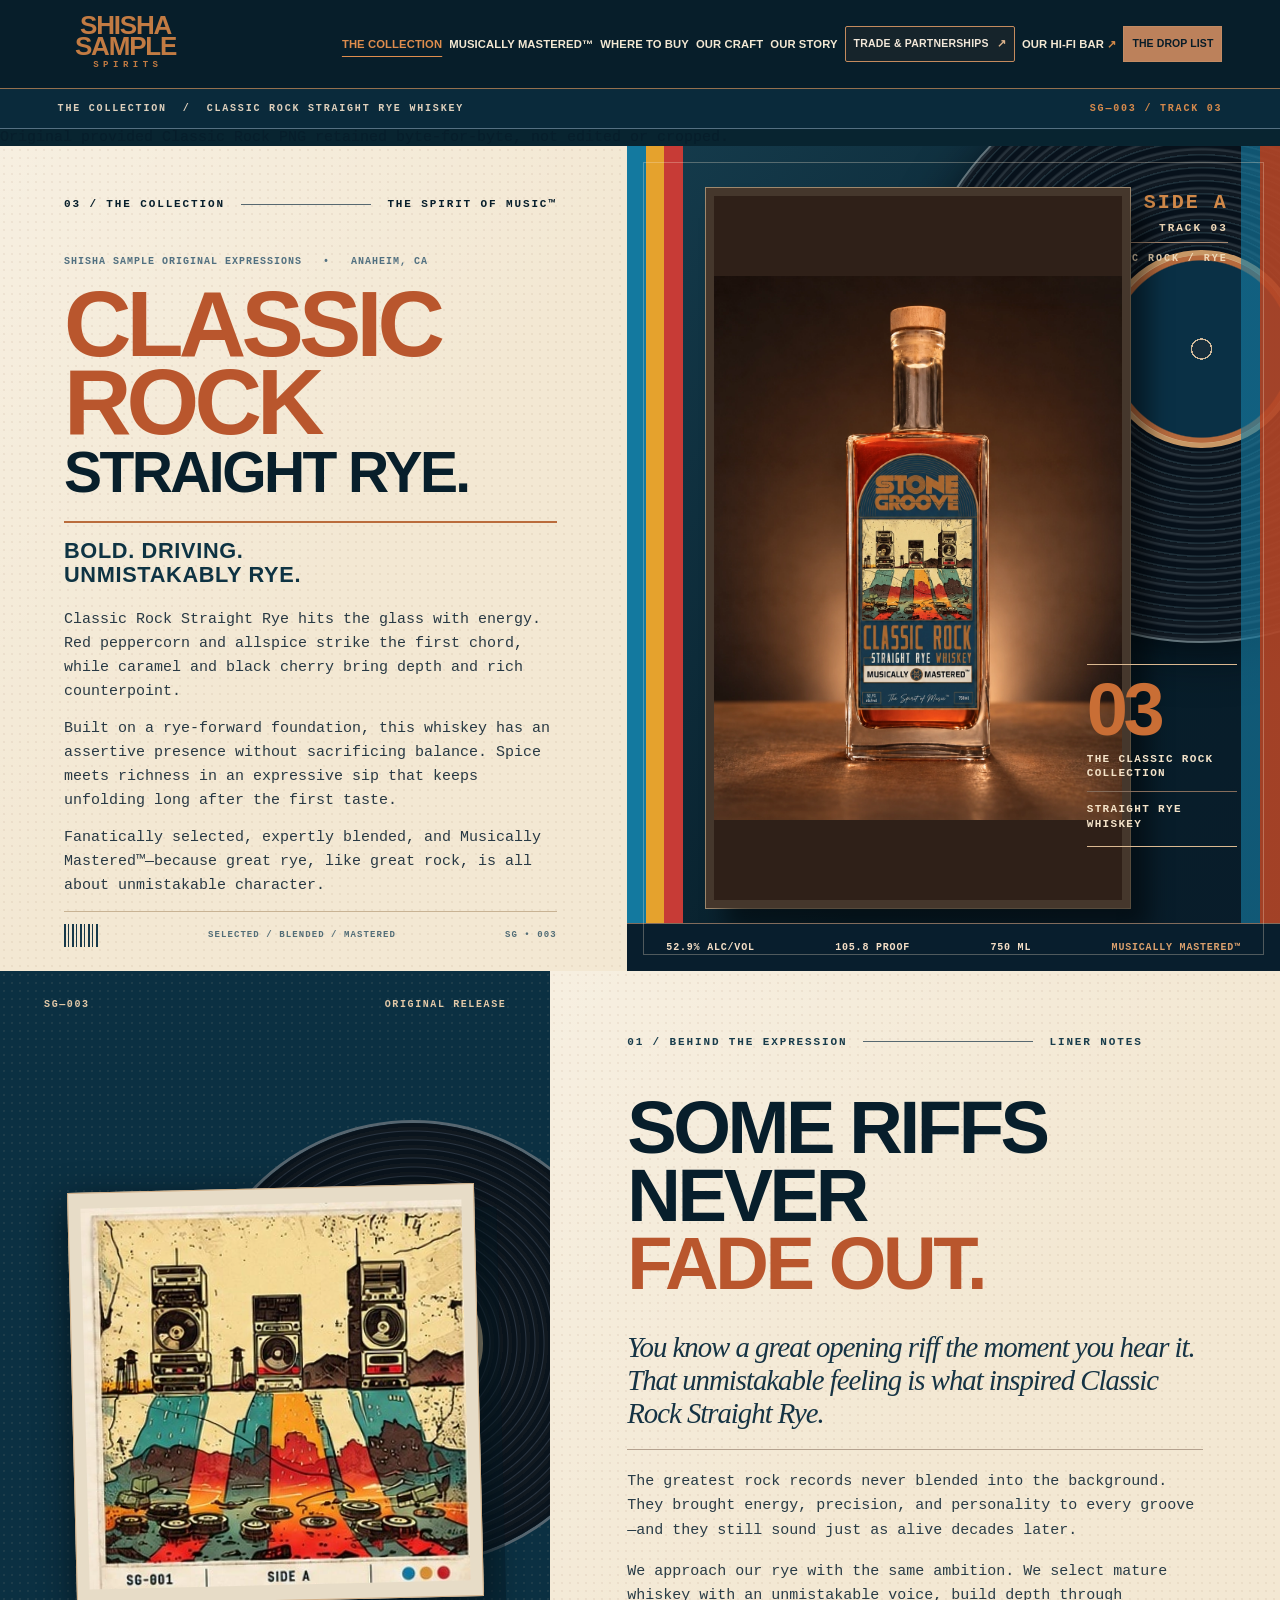
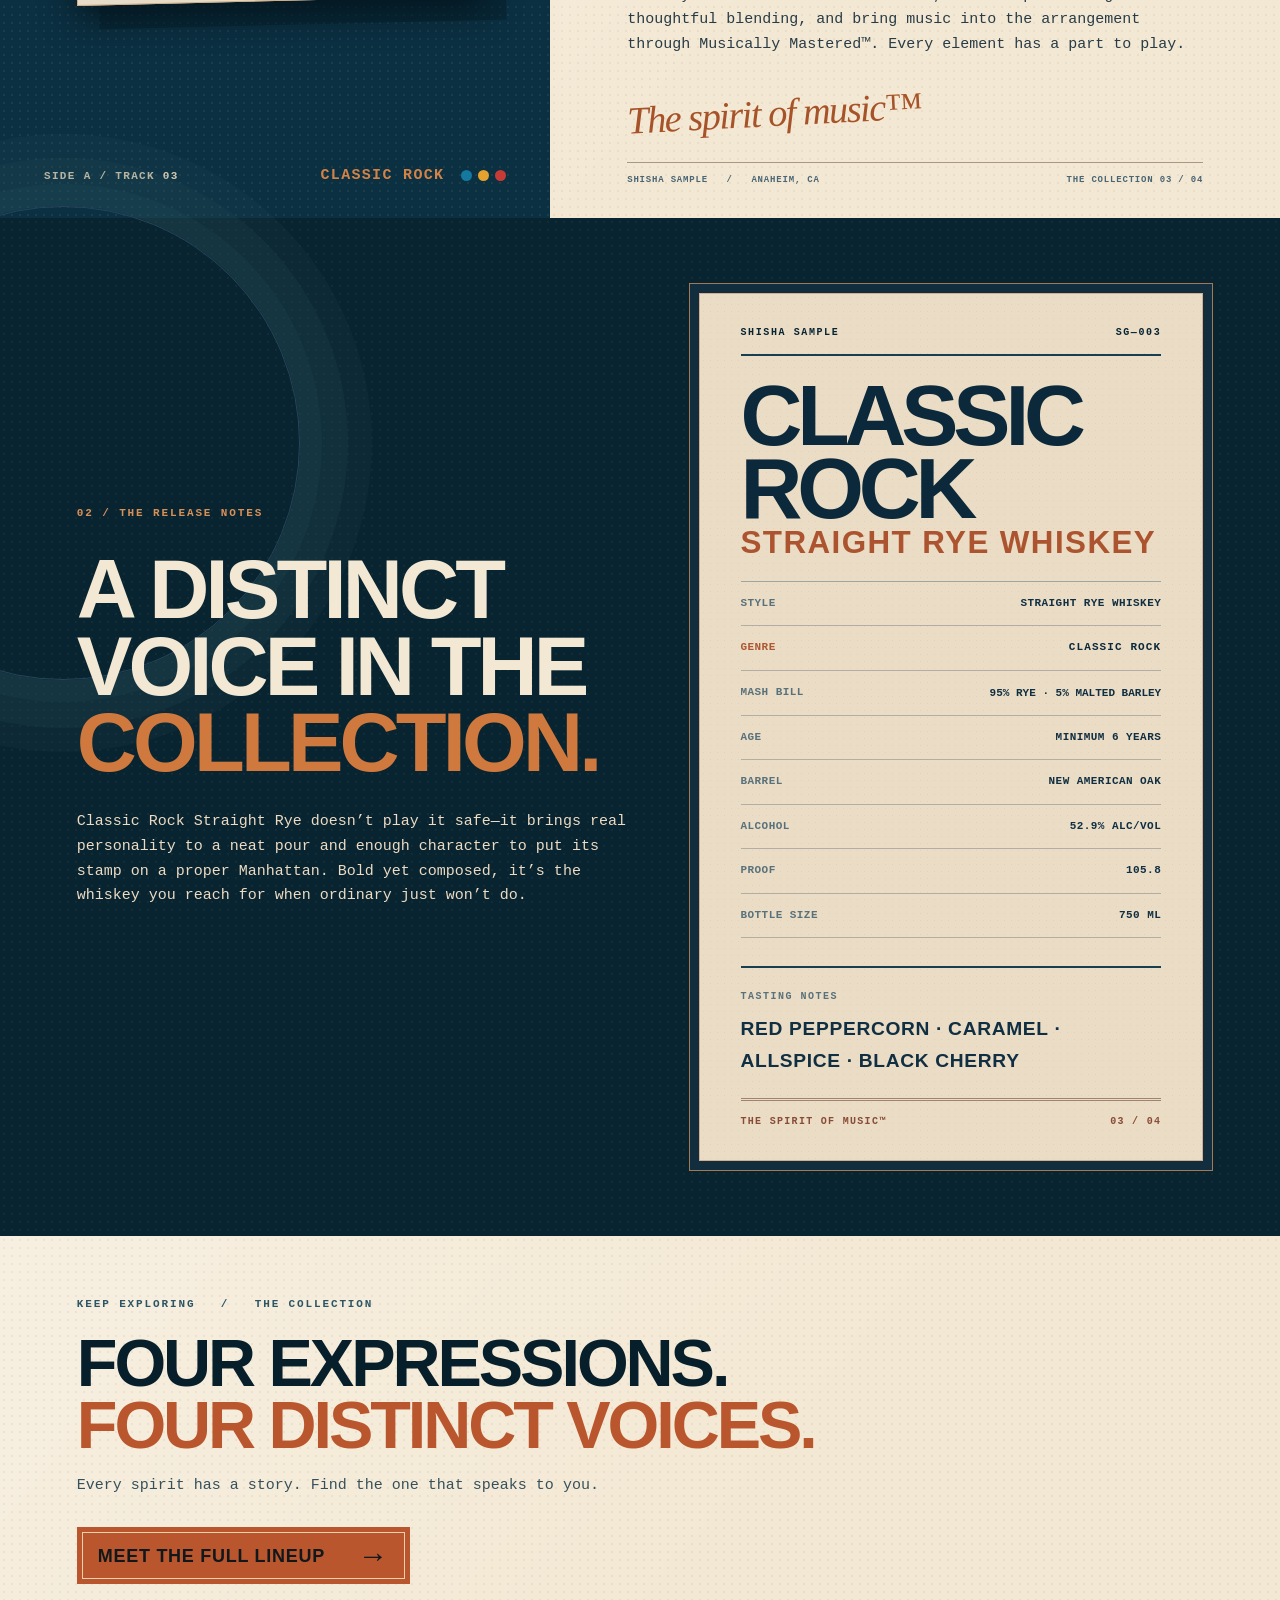
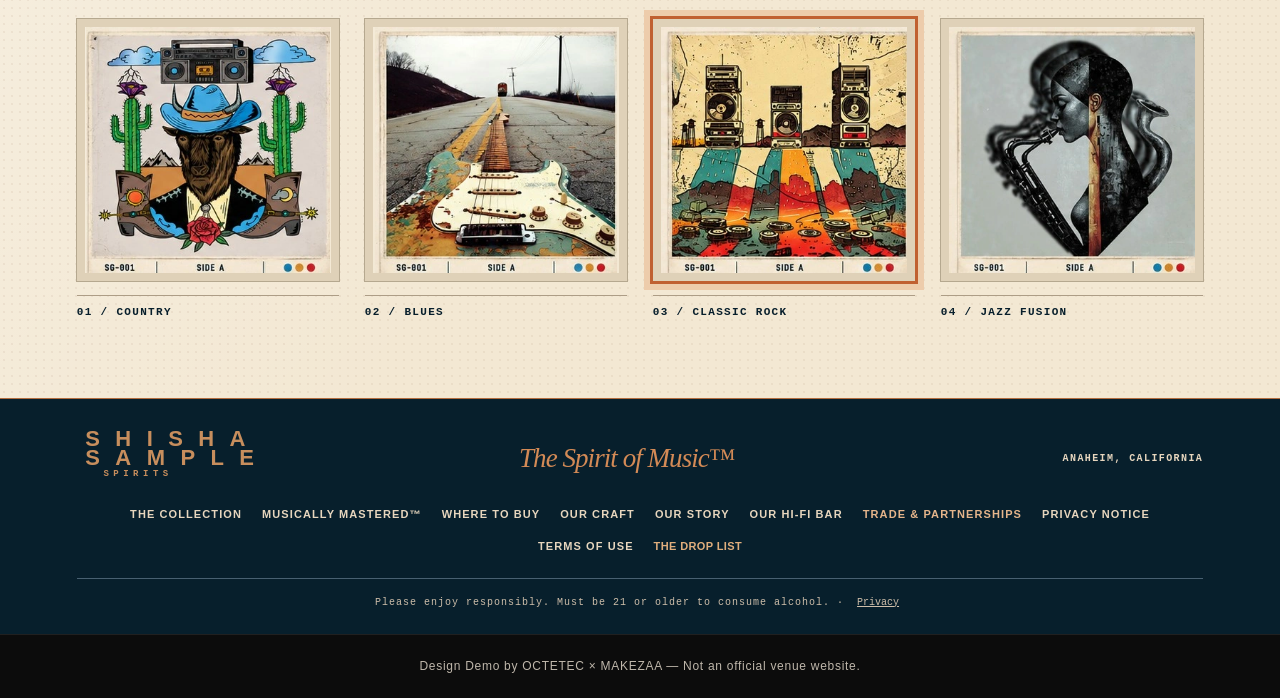
<file: classic-rock-rye.html>
<!DOCTYPE html>
<html lang="en" class=""><head>
<meta charset="utf-8">
<meta content="width=device-width, initial-scale=1" name="viewport">
<meta content="#081f2a" name="theme-color">
<title>Classic Rock Straight Rye Whiskey | SHISHA SAMPLE — Design Demo</title>
<meta content="Meet Stone Groove Classic Rock Straight Rye Whiskey: red peppercorn, caramel, allspice and black cherry. A 95% rye mash, aged a minimum of six years, bottled at 105.8 proof and Musically Mastered™." name="description">














<!-- Stone Groove Spirits GA4: privacy-first basic consent mode (no Google tag before consent) -->



<!-- Stone Groove Spirits 21+ self-affirmation: site-wide, 2-hour remember -->







<link rel="stylesheet" href="css/reference-11.css"><link rel="stylesheet" href="css/reference-1.css"><link rel="stylesheet" href="css/reference-2.css"><link rel="stylesheet" href="css/reference-3.css"><link rel="stylesheet" href="css/presentation.css"><script src="js/intro.js" data-design="stonegroove"></script></head>
<body data-design="stonegroove"><div class="demo-intro" aria-label="OCTETEC × MAKEZAA — A Premium Web Experience"><div class="intro-lockup"><div>OCTETEC <span>×</span> MAKEZAA</div><p>A Premium Web Experience</p><i></i></div></div>


<a class="skip-link" href="#main">Skip to content</a>
<header class="site-header" id="page-top">
<div class="header-brand">
<a aria-label="SHISHA SAMPLE, home" class="logo-link" href="index.html">
<span class="sample-wordmark " aria-label="SHISHA SAMPLE">SHISHA<br>SAMPLE<small>SPIRITS</small></span>
</a>
<span class="header-location">ANAHEIM, CA</span>
</div>
<button aria-controls="site-nav" aria-expanded="false" aria-label="Toggle navigation" class="nav-toggle" type="button"><span>MENU</span><span aria-hidden="true">☰</span></button>
<nav aria-label="Main navigation" class="site-nav" id="site-nav">
<a aria-current="page" href="collection.html">THE COLLECTION</a>
<a href="musically-mastered.html">MUSICALLY MASTERED™</a>
<a href="where-to-buy.html">WHERE TO BUY</a>
<a href="craft.html">OUR CRAFT</a>
<a href="story.html">OUR STORY</a>
<a class="sg-trade-nav-link" href="trade-partnerships.html">TRADE &amp; PARTNERSHIPS</a><a href="#demo-dialog" rel="noopener noreferrer" data-demo-action="OUR HI-FI BAR ↗">OUR HI-FI BAR <span aria-hidden="true" class="external-icon">↗</span></a>
<a class="sgdl-nav-cta" href="#demo-dialog" data-sg-drop-list-open="" data-demo-action="The Drop List">THE DROP LIST</a></nav>
</header>
<main id="main">
<div aria-label="Breadcrumb" class="release-trail">
<a href="collection.html">THE COLLECTION</a><span aria-hidden="true">/</span><span>CLASSIC ROCK STRAIGHT RYE WHISKEY</span>
<span class="release-trail-right">SG—003   /   TRACK 03</span>
</div>
 Original provided Classic Rock PNG retained byte-for-byte, not edited or cropped. 
<section aria-labelledby="rock-title" class="product-hero">
<div class="hero-editorial paper-texture">
<div class="editorial-overline"><span>03 / THE COLLECTION</span><span class="overline-rule"></span><span>THE SPIRIT OF MUSIC™</span></div>
<p class="release-stamp">SHISHA SAMPLE ORIGINAL EXPRESSIONS &nbsp; • &nbsp; ANAHEIM, CA</p>
<h1 id="rock-title">CLASSIC<span>ROCK</span><b>STRAIGHT RYE.</b></h1>
<div class="copy-lead">BOLD. DRIVING.<br>UNMISTAKABLY RYE.</div>
<p class="hero-intro">Classic Rock Straight Rye hits the glass with energy. Red peppercorn and allspice strike the first chord, while caramel and black cherry bring depth and rich counterpoint.</p>
<p class="hero-intro">Built on a rye-forward foundation, this whiskey has an assertive presence without sacrificing balance. Spice meets richness in an expressive sip that keeps unfolding long after the first taste.</p>
<p class="hero-intro">Fanatically selected, expertly blended, and Musically Mastered™—because great rye, like great rock, is all about unmistakable character.</p>
<div class="editorial-foot"><div aria-hidden="true" class="barcode"></div><span>SELECTED / BLENDED / MASTERED</span><span>SG   •   003</span></div>
</div>
<div aria-label="Classic Rock Straight Rye Whiskey product photograph and release details" class="hero-release">
<div aria-hidden="true" class="hero-colorbars"><i></i><i></i><i></i></div>
<div aria-hidden="true" class="hero-vinyl"><span class="vinyl-center"></span></div>
<div class="record-index"><span>SIDE A</span><span>TRACK 03</span><span>CLASSIC ROCK / RYE</span></div>
<div class="photo-mount">
<img alt="Original SHISHA SAMPLE Classic Rock Straight Rye Whiskey bottle photograph with natural wood stopper and colorful speaker-stack artwork" fetchpriority="high" height="1448" src="assets/images/69bf07b904-classic-rock-rye-master-v6.webp" width="1086">
</div>
<div class="hero-release-info"><span class="edition-number">03</span><span>THE CLASSIC ROCK<br>COLLECTION</span><span aria-hidden="true" class="edition-divider"></span><span>STRAIGHT RYE<br>WHISKEY</span></div>
<div class="hero-bottom-strip"><span>52.9% ALC/VOL</span><span>105.8 PROOF</span><span>750 ML</span><span>MUSICALLY MASTERED™</span></div>
</div>
</section>
<section aria-labelledby="story-title" class="story-section" id="the-story">
<div class="story-sleeve">
<div class="sleeve-corner"><span>SG—003</span><span>ORIGINAL RELEASE</span></div>
<div class="sleeve-art-frame"><img alt="Classic Rock Straight Rye album artwork: stacked speakers and turntables in a colorful landscape" height="345" loading="lazy" src="assets/images/5b5a95d755-art-70e6ff052b093f.webp" width="340"></div>
<div class="sleeve-bottom"><span>SIDE A   /   TRACK 03</span><span>CLASSIC ROCK</span><span aria-hidden="true" class="colored-dots"><i></i><i></i><i></i></span></div>
<div aria-hidden="true" class="sleeve-record"></div>
</div>
<div class="story-content paper-texture">
<div class="section-topline"><span>01 / BEHIND THE EXPRESSION</span><span class="topline-rule"></span><span>LINER NOTES</span></div>
<h2 id="story-title">SOME RIFFS<br>NEVER<br><em>FADE OUT.</em></h2>
<p class="story-deck">You know a great opening riff the moment you hear it. That unmistakable feeling is what inspired Classic Rock Straight Rye.</p>
<p>The greatest rock records never blended into the background. They brought energy, precision, and personality to every groove—and they still sound just as alive decades later.</p>
<p>We approach our rye with the same ambition. We select mature whiskey with an unmistakable voice, build depth through thoughtful blending, and bring music into the arrangement through Musically Mastered™. Every element has a part to play.</p>
<div class="handwritten">The spirit of music™</div>
<div class="story-detail"><span>SHISHA SAMPLE &nbsp; / &nbsp; ANAHEIM, CA</span><span>THE COLLECTION   03 / 04</span></div>
</div>
</section>
<section aria-labelledby="notes-title" class="release-notes dark-grain">
<div class="release-notes-copy"><span class="section-marker">02 / THE RELEASE NOTES</span><h2 id="notes-title">A DISTINCT<br>VOICE IN THE<br><em>COLLECTION.</em></h2><p>Classic Rock Straight Rye doesn’t play it safe—it brings real personality to a neat pour and enough character to put its stamp on a proper Manhattan. Bold yet composed, it’s the whiskey you reach for when ordinary just won’t do.</p></div>
<div aria-label="Product details" class="release-spec"><div class="spec-heading"><span>SHISHA SAMPLE</span><span>SG—003</span></div><div class="spec-big spec-big-rock"><span>CLASSIC</span><span>ROCK</span></div><div class="spec-sub">STRAIGHT RYE WHISKEY</div><dl><div><dt>STYLE</dt><dd>STRAIGHT RYE WHISKEY</dd></div><div class="spec-genre-row"><dt>GENRE</dt><dd>CLASSIC ROCK</dd></div><div class="spec-mash-bill"><dt>MASH BILL</dt><dd>95% RYE · 5% MALTED BARLEY</dd></div><div><dt>AGE</dt><dd>MINIMUM 6 YEARS</dd></div><div><dt>BARREL</dt><dd>NEW AMERICAN OAK</dd></div><div><dt>ALCOHOL</dt><dd>52.9% ALC/VOL</dd></div><div><dt>PROOF</dt><dd>105.8</dd></div><div><dt>BOTTLE SIZE</dt><dd>750 ML</dd></div></dl><div class="spec-tasting-notes"><span class="tasting-notes-kicker">TASTING NOTES</span><p>RED PEPPERCORN · CARAMEL · ALLSPICE · BLACK CHERRY</p></div><div class="spec-bottom"><span>THE SPIRIT OF MUSIC™</span><span>03 / 04</span></div></div>
</section>
<section aria-labelledby="return-title" class="collection-return paper-texture">
<div class="return-copy"><span class="section-marker">KEEP EXPLORING &nbsp; / &nbsp; THE COLLECTION</span><h2 id="return-title">FOUR EXPRESSIONS.<br><em>FOUR DISTINCT VOICES.</em></h2><p>Every spirit has a story. Find the one that speaks to you.</p><a class="primary-cta" href="collection.html">MEET THE FULL LINEUP <span aria-hidden="true">→</span></a></div>
<div aria-label="Collection album artwork" class="return-covers"><div class=""><a aria-label="View 01 / COUNTRY bourbon" class="album-choice" href="country-bourbon.html"><img alt="Country Bourbon cover" loading="lazy" src="assets/images/2fc5d041ad-art-b0f0ca1c51a087.webp" width="342" height="345"><span>01 / COUNTRY</span></a></div><div class=""><a aria-label="View 02 / BLUES bourbon" class="album-choice" href="blues-bourbon.html"><img alt="Blues Bourbon cover" loading="lazy" src="assets/images/7c120240e9-art-1bf3a6f270babd.webp" width="340" height="345"><span>02 / BLUES</span></a></div><div class="active-cover"><a aria-current="page" aria-label="Classic Rock Rye — current expression" class="album-choice" href="classic-rock-rye.html"><img alt="Classic Rock Straight Rye cover" loading="lazy" src="assets/images/5b5a95d755-art-70e6ff052b093f.webp" width="345" height="345"><span>03 / CLASSIC ROCK</span></a></div><div class=""><a aria-label="View 04 / JAZZ FUSION whiskey" class="album-choice" href="jazz-fusion.html"><img alt="Jazz Fusion American Single Malt cover" loading="lazy" src="assets/images/4fc6eb11b9-art-f47c939307b2cd.webp" width="346" height="345"><span>04 / JAZZ FUSION</span></a></div></div>
</section>
</main>
<footer class="site-footer"><div class="footer-primary"><a aria-label="SHISHA SAMPLE home" class="footer-logo" href="index.html"><span class="sample-wordmark " aria-label="SHISHA SAMPLE">SHISHA<br>SAMPLE<small>SPIRITS</small></span></a><span class="footer-phrase">The Spirit of Music™</span><span>ANAHEIM, CALIFORNIA</span></div><nav aria-label="Footer navigation"><a href="collection.html">THE COLLECTION</a><a href="musically-mastered.html">MUSICALLY MASTERED™</a>
<a href="where-to-buy.html">WHERE TO BUY</a><a href="craft.html">OUR CRAFT</a><a href="story.html">OUR STORY</a><a href="#demo-dialog" rel="noopener noreferrer" data-demo-action="OUR HI-FI BAR">OUR HI-FI BAR</a><a class="sg-trade-nav-link" href="trade-partnerships.html">TRADE &amp; PARTNERSHIPS</a><a class="sg-trade-footer-privacy" href="privacy.html">PRIVACY NOTICE</a> <a class="sg-trade-footer-privacy" href="terms-of-use.html">TERMS OF USE</a><a class="sgdl-footer-link" href="#demo-dialog" data-sg-drop-list-open="" data-demo-action="The Drop List">THE DROP LIST</a></nav><p>Please enjoy responsibly. Must be 21 or older to consume alcohol.<span class="sgap-footer-separator" aria-hidden="true"> · </span><button type="button" class="sgap-footer-link" data-sg-analytics-preferences="" data-demo-action="Privacy preferences">Privacy</button></p></footer>



<p class="demo-credit">Design Demo by OCTETEC × MAKEZAA — Not an official venue website.</p><dialog id="demo-dialog" class="demo-dialog" aria-labelledby="dialog-title"><button type="button" class="dialog-close" aria-label="Close dialog">×</button><div class="dialog-body"></div></dialog><dialog id="gallery-dialog" class="gallery-dialog" aria-label="Image gallery"><button type="button" class="gallery-close" aria-label="Close gallery">×</button><button type="button" class="gallery-prev" aria-label="Previous image">‹</button><figure><img alt=""><figcaption></figcaption></figure><button type="button" class="gallery-next" aria-label="Next image">›</button></dialog><script src="js/site.js" defer=""></script></body></html>
</file>
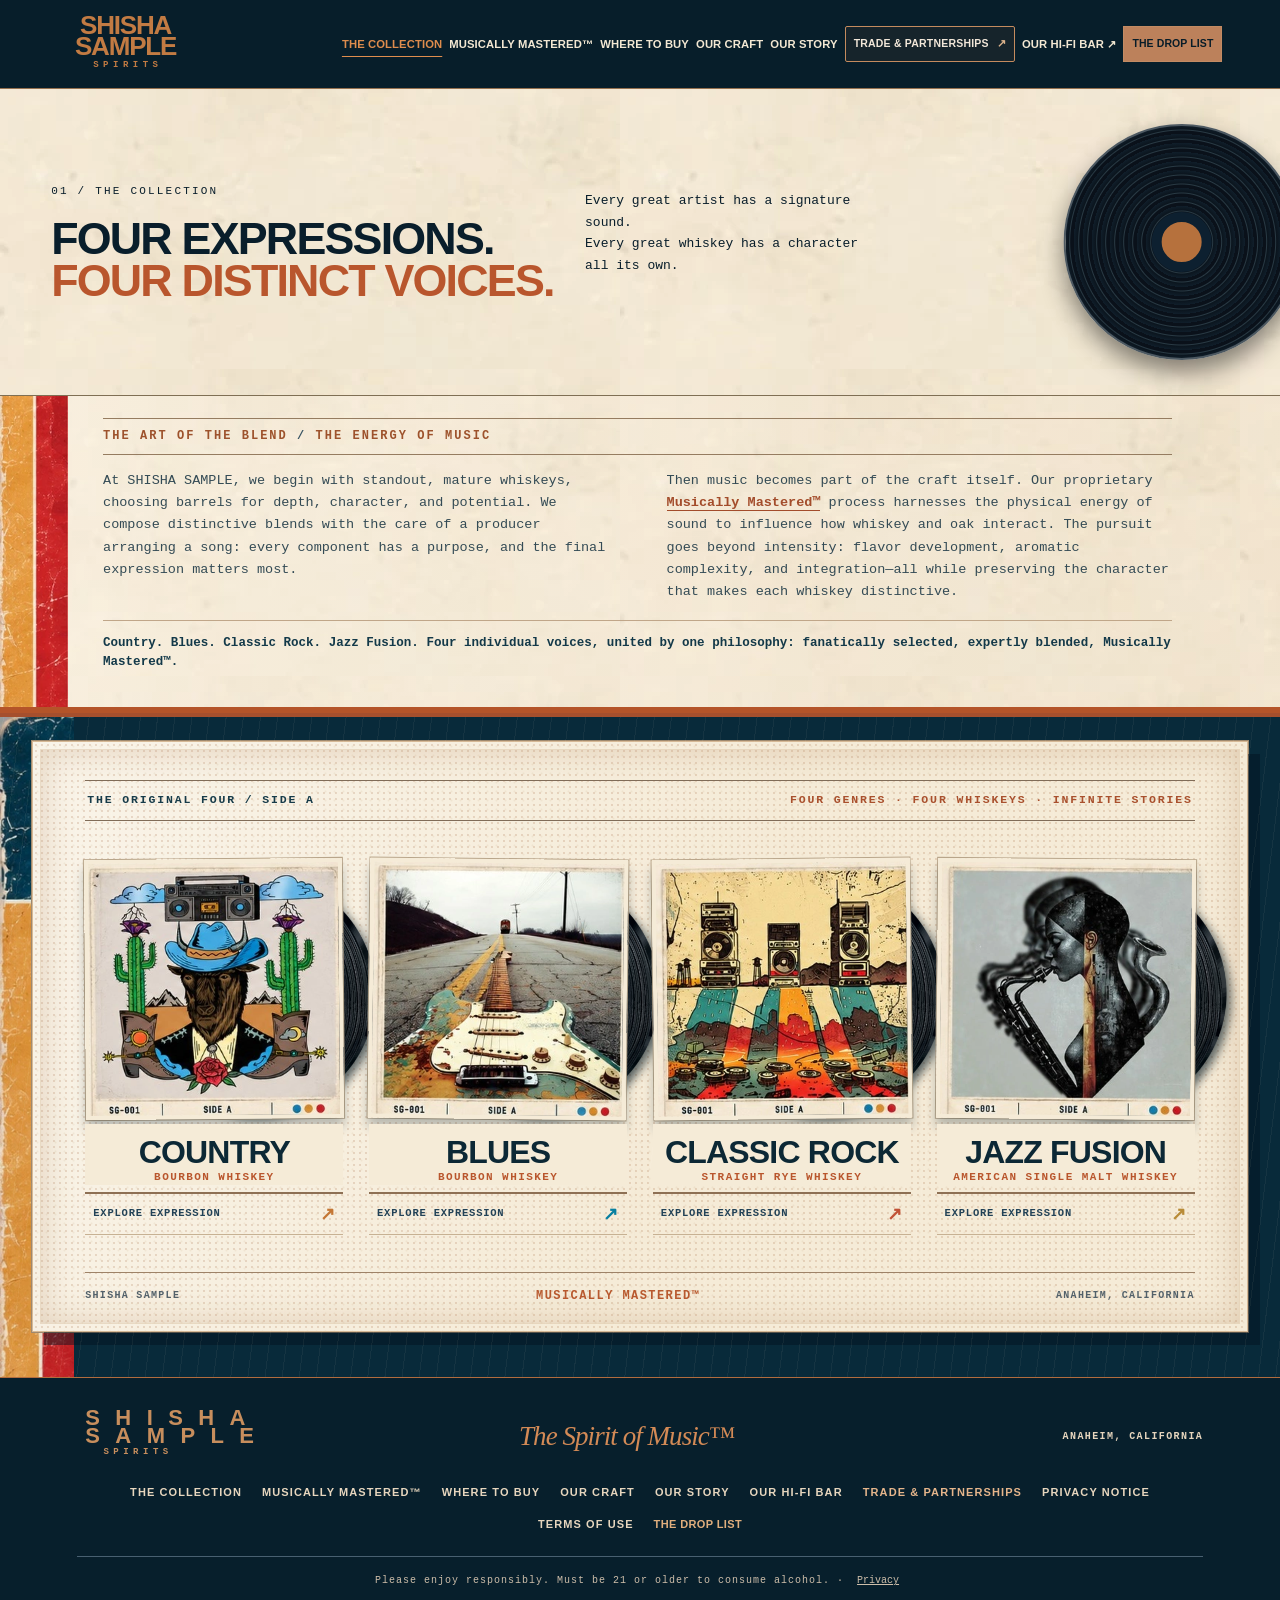
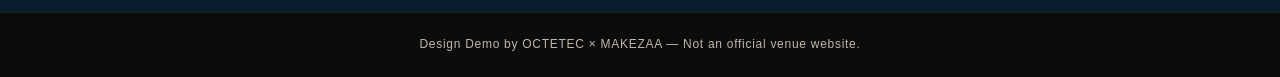
<file: collection.html>
<!DOCTYPE html>
<html lang="en" class=""><head><meta charset="utf-8"><meta name="viewport" content="width=device-width,initial-scale=1"><meta name="theme-color" content="#071f2c"><title>The Collection | SHISHA SAMPLE — Design Demo</title><meta name="description" content="Meet the original four Musically Mastered™ whiskies by Stone Groove Spirits: Country Bourbon, Blues Bourbon, Classic Rock Rye, and Jazz Fusion American Single Malt.">











<!-- Stone Groove Spirits GA4: privacy-first basic consent mode (no Google tag before consent) -->



<!-- Stone Groove Spirits 21+ self-affirmation: site-wide, 2-hour remember -->







<link rel="stylesheet" href="css/reference-4.css"><link rel="stylesheet" href="css/reference-5.css"><link rel="stylesheet" href="css/reference-6.css"><link rel="stylesheet" href="css/reference-1.css"><link rel="stylesheet" href="css/reference-2.css"><link rel="stylesheet" href="css/reference-3.css"><link rel="stylesheet" href="css/presentation.css"><script src="js/intro.js" data-design="stonegroove"></script></head><body data-design="stonegroove"><div class="demo-intro" aria-label="OCTETEC × MAKEZAA — A Premium Web Experience"><div class="intro-lockup"><div>OCTETEC <span>×</span> MAKEZAA</div><p>A Premium Web Experience</p><i></i></div></div>


<a class="skip-link" href="#main">Skip to content</a>
<header class="site-header" id="page-top"><div class="header-brand"><a aria-label="SHISHA SAMPLE home" class="logo-link" href="index.html"><span class="sample-wordmark " aria-label="SHISHA SAMPLE">SHISHA<br>SAMPLE<small>SPIRITS</small></span></a><span class="header-location">ANAHEIM, CA</span></div><div class="sg-menu-control"><input aria-label="Mobile navigation open" class="sg-menu-state" id="sg-menu-state" type="checkbox"><label aria-label="Toggle navigation" class="sg-menu-toggle" for="sg-menu-state"><span>MENU</span><span aria-hidden="true" class="sg-menu-icon">☰</span></label><label aria-hidden="true" class="sg-menu-backdrop" for="sg-menu-state"></label><nav aria-label="Main navigation" class="site-nav sg-menu-nav" id="site-nav"><a aria-current="page" href="collection.html">THE COLLECTION</a><a href="musically-mastered.html">MUSICALLY MASTERED™</a><a href="where-to-buy.html">WHERE TO BUY</a><a href="craft.html">OUR CRAFT</a><a href="story.html">OUR STORY</a><a class="sg-trade-nav-link" href="trade-partnerships.html">TRADE &amp; PARTNERSHIPS</a><a href="#demo-dialog" rel="noopener noreferrer" data-demo-action="OUR HI-FI BAR ↗">OUR HI-FI BAR ↗</a><a class="sgdl-nav-cta" href="#demo-dialog" data-sg-drop-list-open="" data-demo-action="The Drop List">THE DROP LIST</a></nav></div></header>
<main class="col3-main" id="main">
 <section class="col3-intro" aria-label="The Collection introduction">
  <div class="collection-live-banner paper-texture"><div><span>01 / THE COLLECTION</span><h1>FOUR EXPRESSIONS.<br><em>FOUR DISTINCT VOICES.</em></h1></div><p>Every great artist has a signature sound.<br>Every great whiskey has a character all its own.</p><div class="live-vinyl" aria-hidden="true"></div></div>
  <div class="col4-desktop-story" aria-label="What makes our whiskeys different">
    <div class="col4-story-paper">
      <div class="col4-story-marker">THE ART OF THE BLEND <span> / </span> THE ENERGY OF MUSIC</div>
      <div class="col5-story-columns">
        <p>At SHISHA SAMPLE, we begin with standout, mature whiskeys, choosing barrels for depth, character, and potential. We compose distinctive blends with the care of a producer arranging a song: every component has a purpose, and the final expression matters most.</p>
        <p>Then music becomes part of the craft itself. Our proprietary <a href="musically-mastered.html">Musically Mastered™</a> process harnesses the physical energy of sound to influence how whiskey and oak interact. The pursuit goes beyond intensity: flavor development, aromatic complexity, and integration—all while preserving the character that makes each whiskey distinctive.</p>
      </div>
      <p class="col4-story-close">Country. Blues. Classic Rock. Jazz Fusion. Four individual voices, united by one philosophy: fanatically selected, expertly blended, Musically Mastered™.</p>
    </div>
  </div>
  <div class="col3-mobile-banner">
   <div class="col3-mobile-topline"><span>01 / THE COLLECTION</span><span>SG—004</span></div>
   <h1 class="col3-sr-only">Four Expressions. Four Distinct Voices.</h1>
   <h1 class="live-mobile-title">FOUR EXPRESSIONS.<br><em>FOUR DISTINCT VOICES.</em></h1>
   <div class="col5-mobile-record" aria-label="Photographic SHISHA SAMPLE vinyl record illustration"><span class="live-vinyl" aria-hidden="true"></span></div>
   <div class="col4-mobile-story"><p>Every great artist has a signature sound. Every great whiskey has a character all its own. At SHISHA SAMPLE, we begin with standout, mature whiskeys, choosing barrels for depth, character, and potential. We compose distinctive blends with the care of a producer arranging a song: every component has a purpose, and the final expression matters most.</p>
   <p>Then music becomes part of the craft itself. Our proprietary <a href="musically-mastered.html">Musically Mastered™</a> process harnesses the physical energy of sound to influence how whiskey and oak interact. The pursuit goes beyond intensity: flavor development, aromatic complexity, and integration—all while preserving the character that makes each whiskey distinctive.</p>
   <p class="col4-mobile-close">Country. Blues. Classic Rock. Jazz Fusion. Four individual voices, united by one philosophy: fanatically selected, expertly blended, Musically Mastered™.</p></div>
  </div>
 </section>
 <section class="col3-catalog" aria-labelledby="col3-gallery-title">
  <div class="col3-paper">
   <div class="col3-catalog-label"><span>THE ORIGINAL FOUR / SIDE A</span><span>FOUR GENRES · FOUR WHISKEYS · INFINITE STORIES</span></div>
   <h2 id="col3-gallery-title" class="col3-sr-only">Explore the four Musically Mastered whiskeys</h2>
   <div class="col3-grid"><article class="col3-track col3-country" style="--track-accent:#c47735">
  <a aria-label="Explore COUNTRY, BOURBON WHISKEY" class="col3-album-link" href="country-bourbon.html">
   <span class="col3-vinyl" aria-hidden="true"><img src="assets/images/337181ae1c-collection-v3-photographic-vinyl.png" alt="" width="900" height="900"></span>
   <span class="col3-sleeve"><img src="assets/images/2fc5d041ad-art-b0f0ca1c51a087.webp" alt="SHISHA SAMPLE COUNTRY record sleeve artwork" loading="eager" decoding="async" width="342" height="345"></span>
   <span class="col3-title-art live-album-title"><strong>COUNTRY</strong><span>BOURBON WHISKEY</span></span>
   <span class="col3-visit">EXPLORE EXPRESSION <b aria-hidden="true">↗</b></span>
  </a>
  <h2 class="col3-sr-only">COUNTRY — BOURBON WHISKEY</h2><p class="col3-sr-only">Warmth. Character. Timeless appeal.</p>
 </article><article class="col3-track col3-blues" style="--track-accent:#087fa0">
  <a aria-label="Explore BLUES, BOURBON WHISKEY" class="col3-album-link" href="blues-bourbon.html">
   <span class="col3-vinyl" aria-hidden="true"><img src="assets/images/337181ae1c-collection-v3-photographic-vinyl.png" alt="" width="900" height="900"></span>
   <span class="col3-sleeve"><img src="assets/images/7c120240e9-art-1bf3a6f270babd.webp" alt="SHISHA SAMPLE BLUES record sleeve artwork" loading="eager" decoding="async" width="340" height="345"></span>
   <span class="col3-title-art live-album-title"><strong>BLUES</strong><span>BOURBON WHISKEY</span></span>
   <span class="col3-visit">EXPLORE EXPRESSION <b aria-hidden="true">↗</b></span>
  </a>
  <h2 class="col3-sr-only">BLUES — BOURBON WHISKEY</h2><p class="col3-sr-only">Soulful. Expressive. Full of character.</p>
 </article><article class="col3-track col3-classic-rock" style="--track-accent:#c15236">
  <a aria-label="Explore CLASSIC ROCK, STRAIGHT RYE WHISKEY" class="col3-album-link" href="classic-rock-rye.html">
   <span class="col3-vinyl" aria-hidden="true"><img src="assets/images/337181ae1c-collection-v3-photographic-vinyl.png" alt="" width="900" height="900"></span>
   <span class="col3-sleeve"><img src="assets/images/5b5a95d755-art-70e6ff052b093f.webp" alt="SHISHA SAMPLE CLASSIC ROCK record sleeve artwork" loading="eager" decoding="async" width="345" height="345"></span>
   <span class="col3-title-art live-album-title"><strong>CLASSIC ROCK</strong><span>STRAIGHT RYE WHISKEY</span></span>
   <span class="col3-visit">EXPLORE EXPRESSION <b aria-hidden="true">↗</b></span>
  </a>
  <h2 class="col3-sr-only">CLASSIC ROCK — STRAIGHT RYE WHISKEY</h2><p class="col3-sr-only">Bold. Uncompromising. Full of attitude.</p>
 </article><article class="col3-track col3-jazz-fusion" style="--track-accent:#b88b37">
  <a aria-label="Explore JAZZ FUSION, AMERICAN SINGLE MALT WHISKEY" class="col3-album-link" href="jazz-fusion.html">
   <span class="col3-vinyl" aria-hidden="true"><img src="assets/images/337181ae1c-collection-v3-photographic-vinyl.png" alt="" width="900" height="900"></span>
   <span class="col3-sleeve"><img src="assets/images/4fc6eb11b9-art-f47c939307b2cd.webp" alt="SHISHA SAMPLE JAZZ FUSION record sleeve artwork" loading="eager" decoding="async" width="346" height="345"></span>
   <span class="col3-title-art live-album-title"><strong>JAZZ FUSION</strong><span>AMERICAN SINGLE MALT WHISKEY</span></span>
   <span class="col3-visit">EXPLORE EXPRESSION <b aria-hidden="true">↗</b></span>
  </a>
  <h2 class="col3-sr-only">JAZZ FUSION — AMERICAN SINGLE MALT WHISKEY</h2><p class="col3-sr-only">Layered. Unexpected. Beautifully complex.</p>
 </article></div>
   <div class="col3-bottom"><span>SHISHA SAMPLE</span><span>MUSICALLY MASTERED™</span><span>ANAHEIM, CALIFORNIA</span></div>
  </div>
 </section>
</main>
<footer class="site-footer"><div class="footer-primary"><a aria-label="SHISHA SAMPLE home" class="footer-logo" href="index.html"><span class="sample-wordmark " aria-label="SHISHA SAMPLE">SHISHA<br>SAMPLE<small>SPIRITS</small></span></a><span class="footer-phrase">The Spirit of Music™</span><span>ANAHEIM, CALIFORNIA</span></div><nav aria-label="Footer navigation"><a href="collection.html">THE COLLECTION</a><a href="musically-mastered.html">MUSICALLY MASTERED™</a><a href="where-to-buy.html">WHERE TO BUY</a><a href="craft.html">OUR CRAFT</a><a href="story.html">OUR STORY</a><a href="#demo-dialog" rel="noopener noreferrer" data-demo-action="OUR HI-FI BAR">OUR HI-FI BAR</a><a class="sg-trade-nav-link" href="trade-partnerships.html">TRADE &amp; PARTNERSHIPS</a><a class="sg-trade-footer-privacy" href="privacy.html">PRIVACY NOTICE</a> <a class="sg-trade-footer-privacy" href="terms-of-use.html">TERMS OF USE</a><a class="sgdl-footer-link" href="#demo-dialog" data-sg-drop-list-open="" data-demo-action="The Drop List">THE DROP LIST</a></nav><p>Please enjoy responsibly. Must be 21 or older to consume alcohol.<span class="sgap-footer-separator" aria-hidden="true"> · </span><button type="button" class="sgap-footer-link" data-sg-analytics-preferences="" data-demo-action="Privacy preferences">Privacy</button></p></footer>
<p class="demo-credit">Design Demo by OCTETEC × MAKEZAA — Not an official venue website.</p><dialog id="demo-dialog" class="demo-dialog" aria-labelledby="dialog-title"><button type="button" class="dialog-close" aria-label="Close dialog">×</button><div class="dialog-body"></div></dialog><dialog id="gallery-dialog" class="gallery-dialog" aria-label="Image gallery"><button type="button" class="gallery-close" aria-label="Close gallery">×</button><button type="button" class="gallery-prev" aria-label="Previous image">‹</button><figure><img alt=""><figcaption></figcaption></figure><button type="button" class="gallery-next" aria-label="Next image">›</button></dialog><script src="js/site.js" defer=""></script></body></html>
</file>
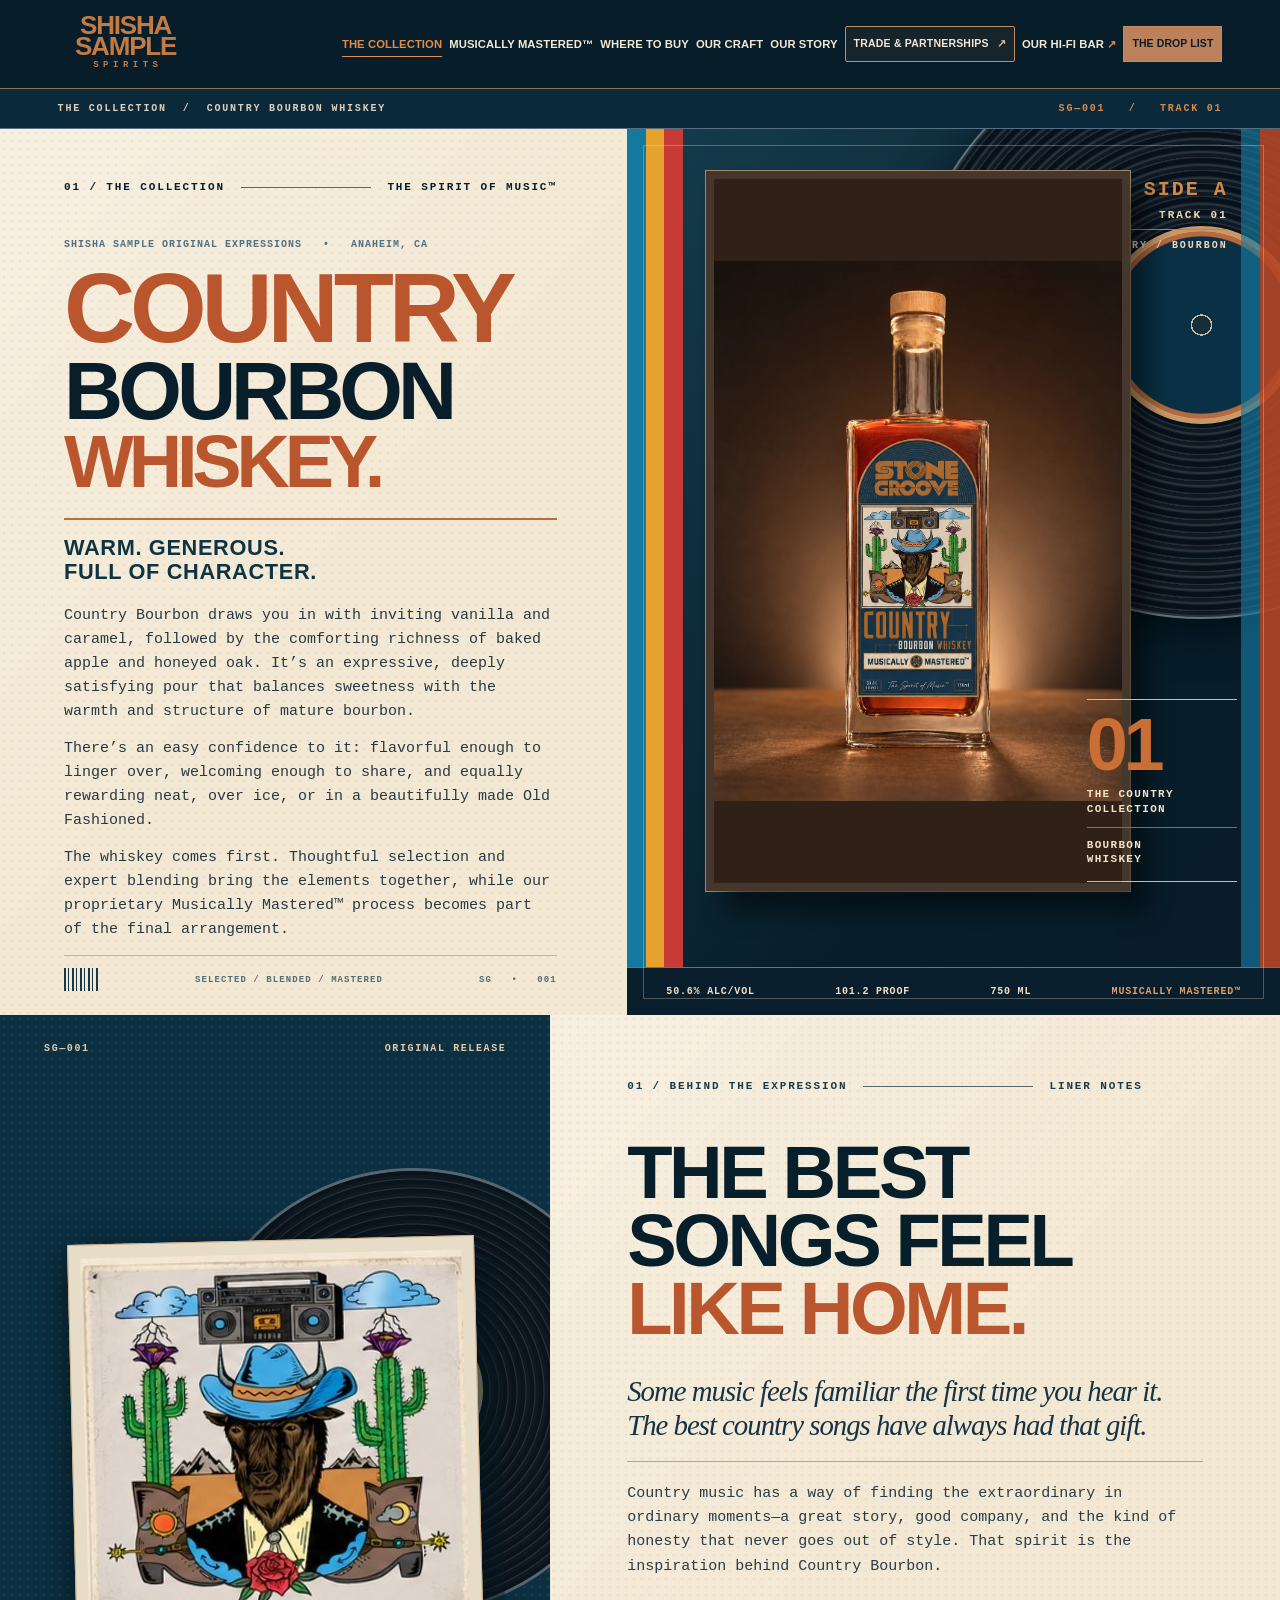
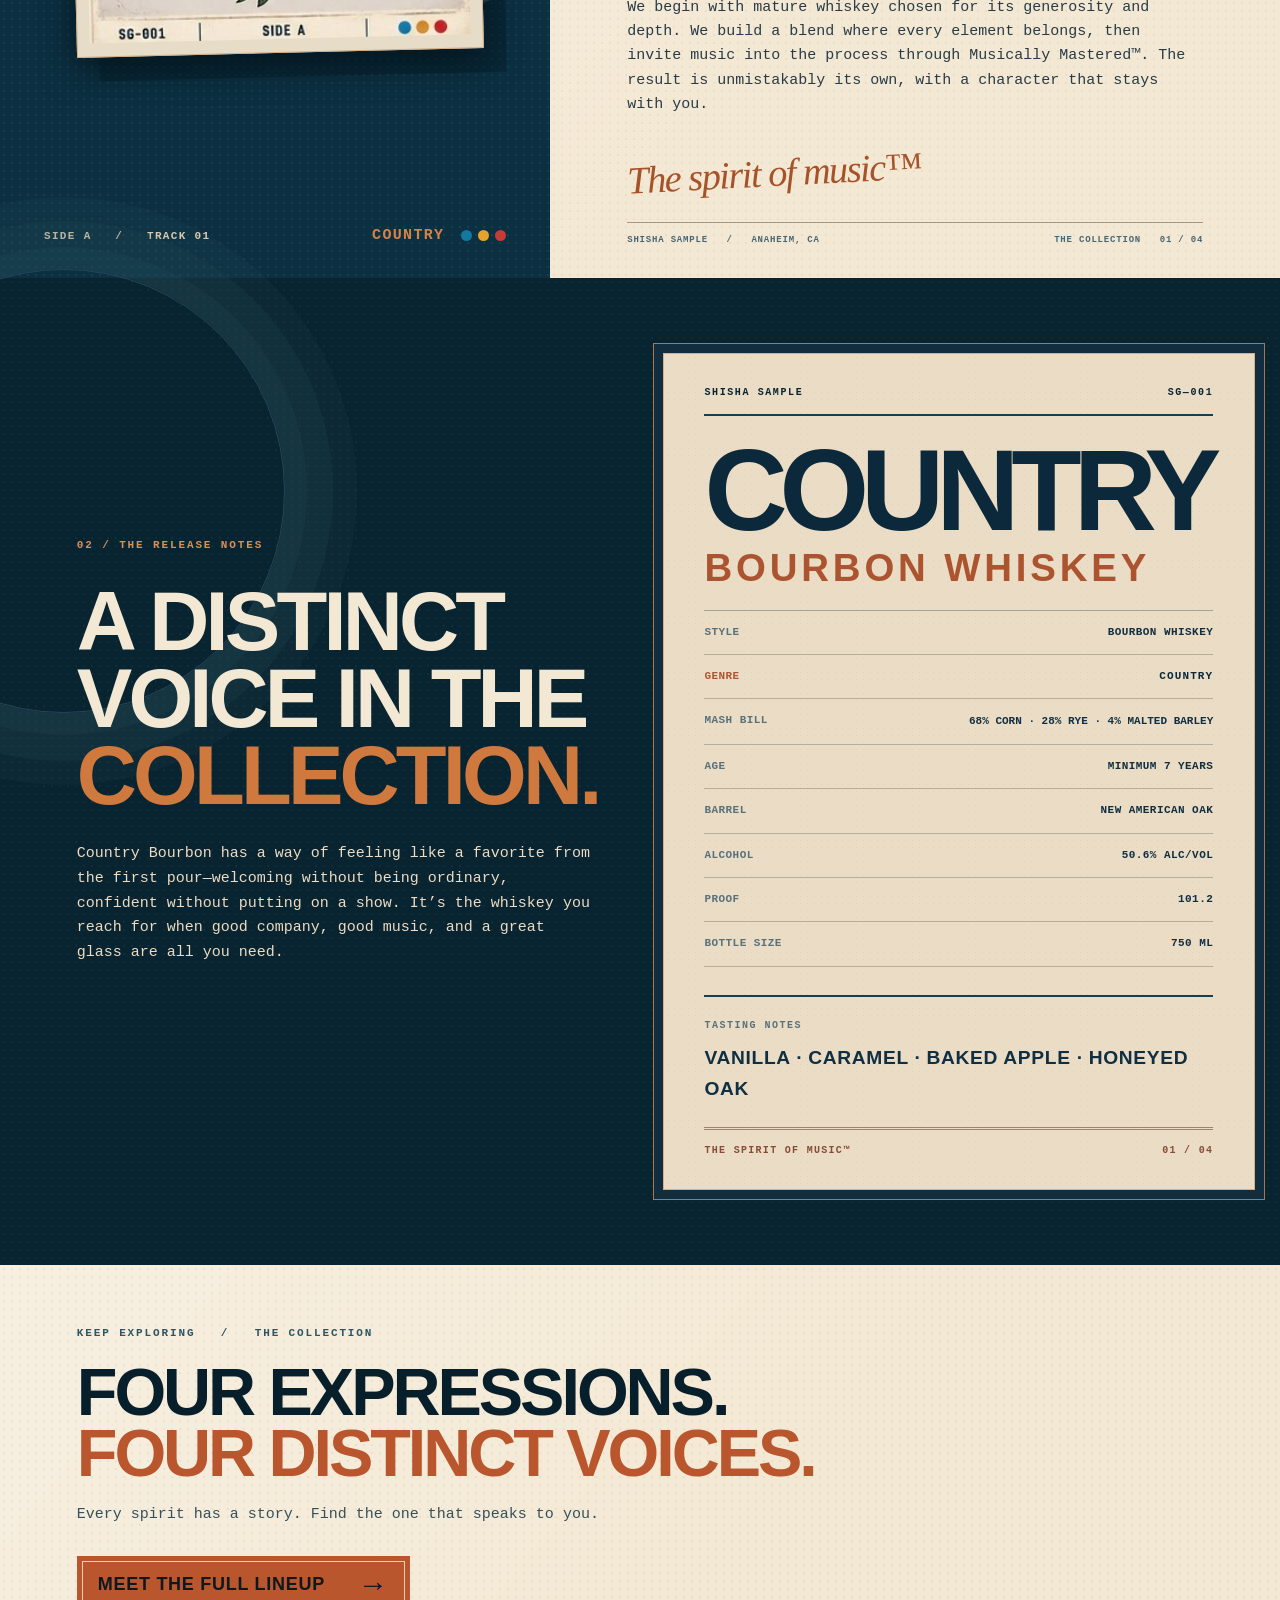
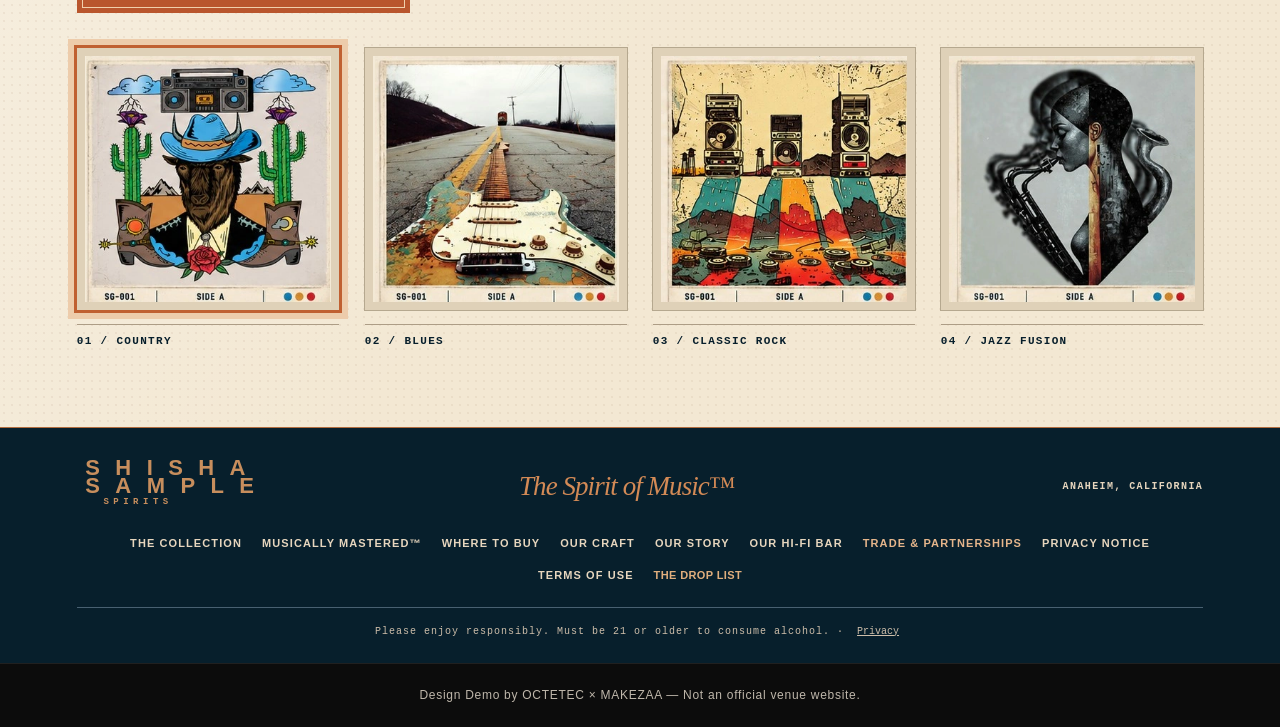
<file: country-bourbon.html>
<!DOCTYPE html>
<html lang="en" class=""><head>
<meta charset="utf-8">
<meta content="width=device-width, initial-scale=1" name="viewport">
<meta content="#081f2a" name="theme-color">
<title>Country Bourbon Whiskey | SHISHA SAMPLE — Design Demo</title>
<meta content="Discover Stone Groove Country Bourbon Whiskey: inviting vanilla, caramel, baked apple and honeyed oak. Aged at least seven years, bottled at 101.2 proof and Musically Mastered™." name="description">














<!-- Stone Groove Spirits GA4: privacy-first basic consent mode (no Google tag before consent) -->



<!-- Stone Groove Spirits 21+ self-affirmation: site-wide, 2-hour remember -->







<link rel="stylesheet" href="css/reference-10.css"><link rel="stylesheet" href="css/reference-1.css"><link rel="stylesheet" href="css/reference-2.css"><link rel="stylesheet" href="css/reference-3.css"><link rel="stylesheet" href="css/presentation.css"><script src="js/intro.js" data-design="stonegroove"></script></head>
<body data-design="stonegroove"><div class="demo-intro" aria-label="OCTETEC × MAKEZAA — A Premium Web Experience"><div class="intro-lockup"><div>OCTETEC <span>×</span> MAKEZAA</div><p>A Premium Web Experience</p><i></i></div></div>


<a class="skip-link" href="#main">Skip to content</a>
<header class="site-header" id="page-top">
<div class="header-brand">
<a aria-label="SHISHA SAMPLE, home" class="logo-link" href="index.html">
<span class="sample-wordmark " aria-label="SHISHA SAMPLE">SHISHA<br>SAMPLE<small>SPIRITS</small></span>
</a>
<span class="header-location">ANAHEIM, CA</span>
</div>
<button aria-controls="site-nav" aria-expanded="false" aria-label="Toggle navigation" class="nav-toggle" type="button"><span>MENU</span><span aria-hidden="true">☰</span></button>
<nav aria-label="Main navigation" class="site-nav" id="site-nav">
<a aria-current="page" href="collection.html">THE COLLECTION</a>
<a href="musically-mastered.html">MUSICALLY MASTERED™</a>
<a href="where-to-buy.html">WHERE TO BUY</a>
<a href="craft.html">OUR CRAFT</a>
<a href="story.html">OUR STORY</a>
<a class="sg-trade-nav-link" href="trade-partnerships.html">TRADE &amp; PARTNERSHIPS</a><a href="#demo-dialog" rel="noopener noreferrer" data-demo-action="OUR HI-FI BAR ↗">OUR HI-FI BAR <span aria-hidden="true" class="external-icon">↗</span></a>
<a class="sgdl-nav-cta" href="#demo-dialog" data-sg-drop-list-open="" data-demo-action="The Drop List">THE DROP LIST</a></nav>
</header>
<main id="main">
<div aria-label="Breadcrumb" class="release-trail">
<a href="collection.html">THE COLLECTION</a><span aria-hidden="true">/</span><span>COUNTRY BOURBON WHISKEY</span>
<span class="release-trail-right">SG—001 &nbsp; / &nbsp; TRACK 01</span>
</div>
<!-- Original provided PNG retained without modification, distortion, filtering, or cropping. -->
<section aria-labelledby="country-title" class="product-hero">
<div class="hero-editorial paper-texture">
<div class="editorial-overline"><span>01 / THE COLLECTION</span><span class="overline-rule"></span><span>THE SPIRIT OF MUSIC™</span></div>
<p class="release-stamp">SHISHA SAMPLE ORIGINAL EXPRESSIONS &nbsp; • &nbsp; ANAHEIM, CA</p>
<h1 id="country-title">COUNTRY<span>BOURBON</span><b>WHISKEY.</b></h1>
<div class="copy-lead">WARM. GENEROUS.<br>FULL OF CHARACTER.</div>
<p class="hero-intro">Country Bourbon draws you in with inviting vanilla and caramel, followed by the comforting richness of baked apple and honeyed oak. It’s an expressive, deeply satisfying pour that balances sweetness with the warmth and structure of mature bourbon.</p>
<p class="hero-intro">There’s an easy confidence to it: flavorful enough to linger over, welcoming enough to share, and equally rewarding neat, over ice, or in a beautifully made Old Fashioned.</p>
<p class="hero-intro">The whiskey comes first. Thoughtful selection and expert blending bring the elements together, while our proprietary Musically Mastered™ process becomes part of the final arrangement.</p>
<div class="editorial-foot"><div aria-hidden="true" class="barcode"></div><span>SELECTED / BLENDED / MASTERED</span><span>SG &nbsp; • &nbsp; 001</span></div>
</div>
<div aria-label="Country Bourbon Whiskey product photograph and release details" class="hero-release">
<div aria-hidden="true" class="hero-colorbars"><i></i><i></i><i></i></div>
<div aria-hidden="true" class="hero-vinyl"><span class="vinyl-center"></span></div>
<div class="record-index"><span>SIDE A</span><span>TRACK 01</span><span>COUNTRY / BOURBON</span></div>
<div class="photo-mount">
<img alt="Original SHISHA SAMPLE Country Bourbon Whiskey bottle photograph with natural wood stopper and Country buffalo artwork" fetchpriority="high" height="1441" src="assets/images/188f789c90-country-bourbon-master-v6.webp" width="1091">
</div>
<div class="hero-release-info"><span class="edition-number">01</span><span>THE COUNTRY<br>COLLECTION</span><span aria-hidden="true" class="edition-divider"></span><span>BOURBON<br>WHISKEY</span></div>
<div class="hero-bottom-strip"><span>50.6% ALC/VOL</span><span>101.2 PROOF</span><span>750 ML</span><span>MUSICALLY MASTERED™</span></div>
</div>
</section>
<section aria-labelledby="story-title" class="story-section" id="the-story">
<div class="story-sleeve">
<div class="sleeve-corner"><span>SG—001</span><span>ORIGINAL RELEASE</span></div>
<div class="sleeve-art-frame"><img alt="Country Bourbon album artwork: a buffalo in a cowboy hat with boots, cacti and a boombox" height="345" loading="lazy" src="assets/images/2fc5d041ad-art-b0f0ca1c51a087.webp" width="340"></div>
<div class="sleeve-bottom"><span>SIDE A &nbsp; / &nbsp; TRACK 01</span><span>COUNTRY</span><span aria-hidden="true" class="colored-dots"><i></i><i></i><i></i></span></div>
<div aria-hidden="true" class="sleeve-record"></div>
</div>
<div class="story-content paper-texture">
<div class="section-topline"><span>01 / BEHIND THE EXPRESSION</span><span class="topline-rule"></span><span>LINER NOTES</span></div>
<h2 id="story-title">THE BEST<br>SONGS FEEL<br><em>LIKE HOME.</em></h2>
<p class="story-deck">Some music feels familiar the first time you hear it. The best country songs have always had that gift.</p>
<p>Country music has a way of finding the extraordinary in ordinary moments—a great story, good company, and the kind of honesty that never goes out of style. That spirit is the inspiration behind Country Bourbon.</p>
<p>We begin with mature whiskey chosen for its generosity and depth. We build a blend where every element belongs, then invite music into the process through Musically Mastered™. The result is unmistakably its own, with a character that stays with you.</p>
<div class="handwritten">The spirit of music™</div>
<div class="story-detail"><span>SHISHA SAMPLE &nbsp; / &nbsp; ANAHEIM, CA</span><span>THE COLLECTION &nbsp; 01 / 04</span></div>
</div>
</section>
<section aria-labelledby="notes-title" class="release-notes dark-grain">
<div class="release-notes-copy"><span class="section-marker">02 / THE RELEASE NOTES</span><h2 id="notes-title">A DISTINCT<br>VOICE IN THE<br><em>COLLECTION.</em></h2><p>Country Bourbon has a way of feeling like a favorite from the first pour—welcoming without being ordinary, confident without putting on a show. It’s the whiskey you reach for when good company, good music, and a great glass are all you need.</p></div>
<div aria-label="Product details" class="release-spec"><div class="spec-heading"><span>SHISHA SAMPLE</span><span>SG—001</span></div><div class="spec-big">COUNTRY</div><div class="spec-sub">BOURBON WHISKEY</div><dl><div><dt>STYLE</dt><dd>BOURBON WHISKEY</dd></div><div class="spec-genre-row"><dt>GENRE</dt><dd>COUNTRY</dd></div><div class="spec-mash-bill"><dt>MASH BILL</dt><dd>68% CORN · 28% RYE · 4% MALTED BARLEY</dd></div><div><dt>AGE</dt><dd>MINIMUM 7 YEARS</dd></div><div><dt>BARREL</dt><dd>NEW AMERICAN OAK</dd></div><div><dt>ALCOHOL</dt><dd>50.6% ALC/VOL</dd></div><div><dt>PROOF</dt><dd>101.2</dd></div><div><dt>BOTTLE SIZE</dt><dd>750 ML</dd></div></dl><div class="spec-tasting-notes"><span class="tasting-notes-kicker">TASTING NOTES</span><p>VANILLA · CARAMEL · BAKED APPLE · HONEYED OAK</p></div><div class="spec-bottom"><span>THE SPIRIT OF MUSIC™</span><span>01 / 04</span></div></div>
</section>
<section aria-labelledby="return-title" class="collection-return paper-texture">
<div class="return-copy"><span class="section-marker">KEEP EXPLORING &nbsp; / &nbsp; THE COLLECTION</span><h2 id="return-title">FOUR EXPRESSIONS.<br><em>FOUR DISTINCT VOICES.</em></h2><p>Every spirit has a story. Find the one that speaks to you.</p><a class="primary-cta" href="collection.html">MEET THE FULL LINEUP <span aria-hidden="true">→</span></a></div>
<div aria-label="Collection album artwork" class="return-covers"><div class="active-cover"><a aria-current="page" aria-label="Country Bourbon — current expression" class="album-choice" href="country-bourbon.html"><img alt="Country Bourbon cover" loading="lazy" src="assets/images/2fc5d041ad-art-b0f0ca1c51a087.webp" width="342" height="345"><span>01 / COUNTRY</span></a></div><div><a aria-label="View 02 / BLUES whiskey" class="album-choice" href="blues-bourbon.html"><img alt="Blues Bourbon cover" loading="lazy" src="assets/images/7c120240e9-art-1bf3a6f270babd.webp" width="340" height="345"><span>02 / BLUES</span></a></div><div><a aria-label="View 03 / CLASSIC ROCK whiskey" class="album-choice" href="classic-rock-rye.html"><img alt="Classic Rock Straight Rye cover" loading="lazy" src="assets/images/5b5a95d755-art-70e6ff052b093f.webp" width="345" height="345"><span>03 / CLASSIC ROCK</span></a></div><div><a aria-label="View 04 / JAZZ FUSION whiskey" class="album-choice" href="jazz-fusion.html"><img alt="Jazz Fusion American Single Malt cover" loading="lazy" src="assets/images/4fc6eb11b9-art-f47c939307b2cd.webp" width="346" height="345"><span>04 / JAZZ FUSION</span></a></div></div>
</section>
</main>
<footer class="site-footer"><div class="footer-primary"><a aria-label="SHISHA SAMPLE home" class="footer-logo" href="index.html"><span class="sample-wordmark " aria-label="SHISHA SAMPLE">SHISHA<br>SAMPLE<small>SPIRITS</small></span></a><span class="footer-phrase">The Spirit of Music™</span><span>ANAHEIM, CALIFORNIA</span></div><nav aria-label="Footer navigation"><a href="collection.html">THE COLLECTION</a><a href="musically-mastered.html">MUSICALLY MASTERED™</a>
<a href="where-to-buy.html">WHERE TO BUY</a><a href="craft.html">OUR CRAFT</a><a href="story.html">OUR STORY</a><a href="#demo-dialog" rel="noopener noreferrer" data-demo-action="OUR HI-FI BAR">OUR HI-FI BAR</a><a class="sg-trade-nav-link" href="trade-partnerships.html">TRADE &amp; PARTNERSHIPS</a><a class="sg-trade-footer-privacy" href="privacy.html">PRIVACY NOTICE</a> <a class="sg-trade-footer-privacy" href="terms-of-use.html">TERMS OF USE</a><a class="sgdl-footer-link" href="#demo-dialog" data-sg-drop-list-open="" data-demo-action="The Drop List">THE DROP LIST</a></nav><p>Please enjoy responsibly. Must be 21 or older to consume alcohol.<span class="sgap-footer-separator" aria-hidden="true"> · </span><button type="button" class="sgap-footer-link" data-sg-analytics-preferences="" data-demo-action="Privacy preferences">Privacy</button></p></footer>



<p class="demo-credit">Design Demo by OCTETEC × MAKEZAA — Not an official venue website.</p><dialog id="demo-dialog" class="demo-dialog" aria-labelledby="dialog-title"><button type="button" class="dialog-close" aria-label="Close dialog">×</button><div class="dialog-body"></div></dialog><dialog id="gallery-dialog" class="gallery-dialog" aria-label="Image gallery"><button type="button" class="gallery-close" aria-label="Close gallery">×</button><button type="button" class="gallery-prev" aria-label="Previous image">‹</button><figure><img alt=""><figcaption></figcaption></figure><button type="button" class="gallery-next" aria-label="Next image">›</button></dialog><script src="js/site.js" defer=""></script></body></html>
</file>
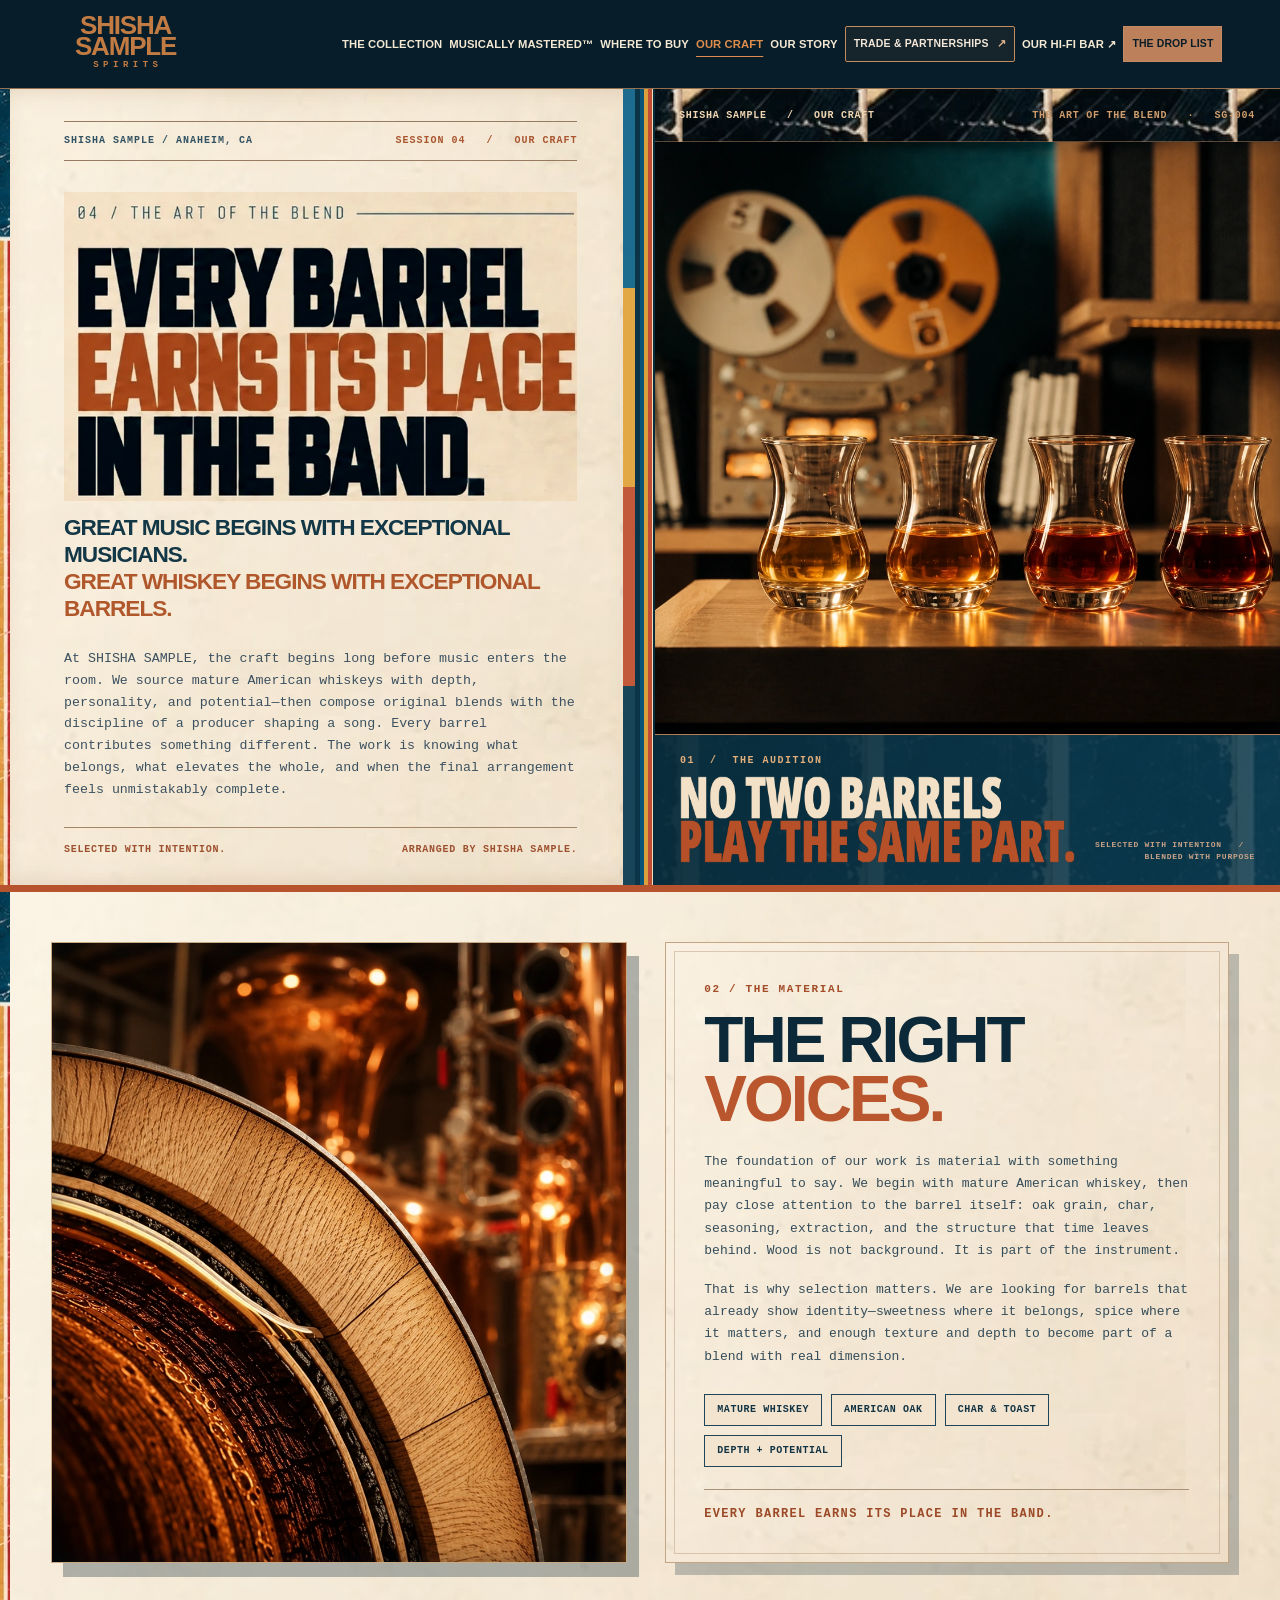
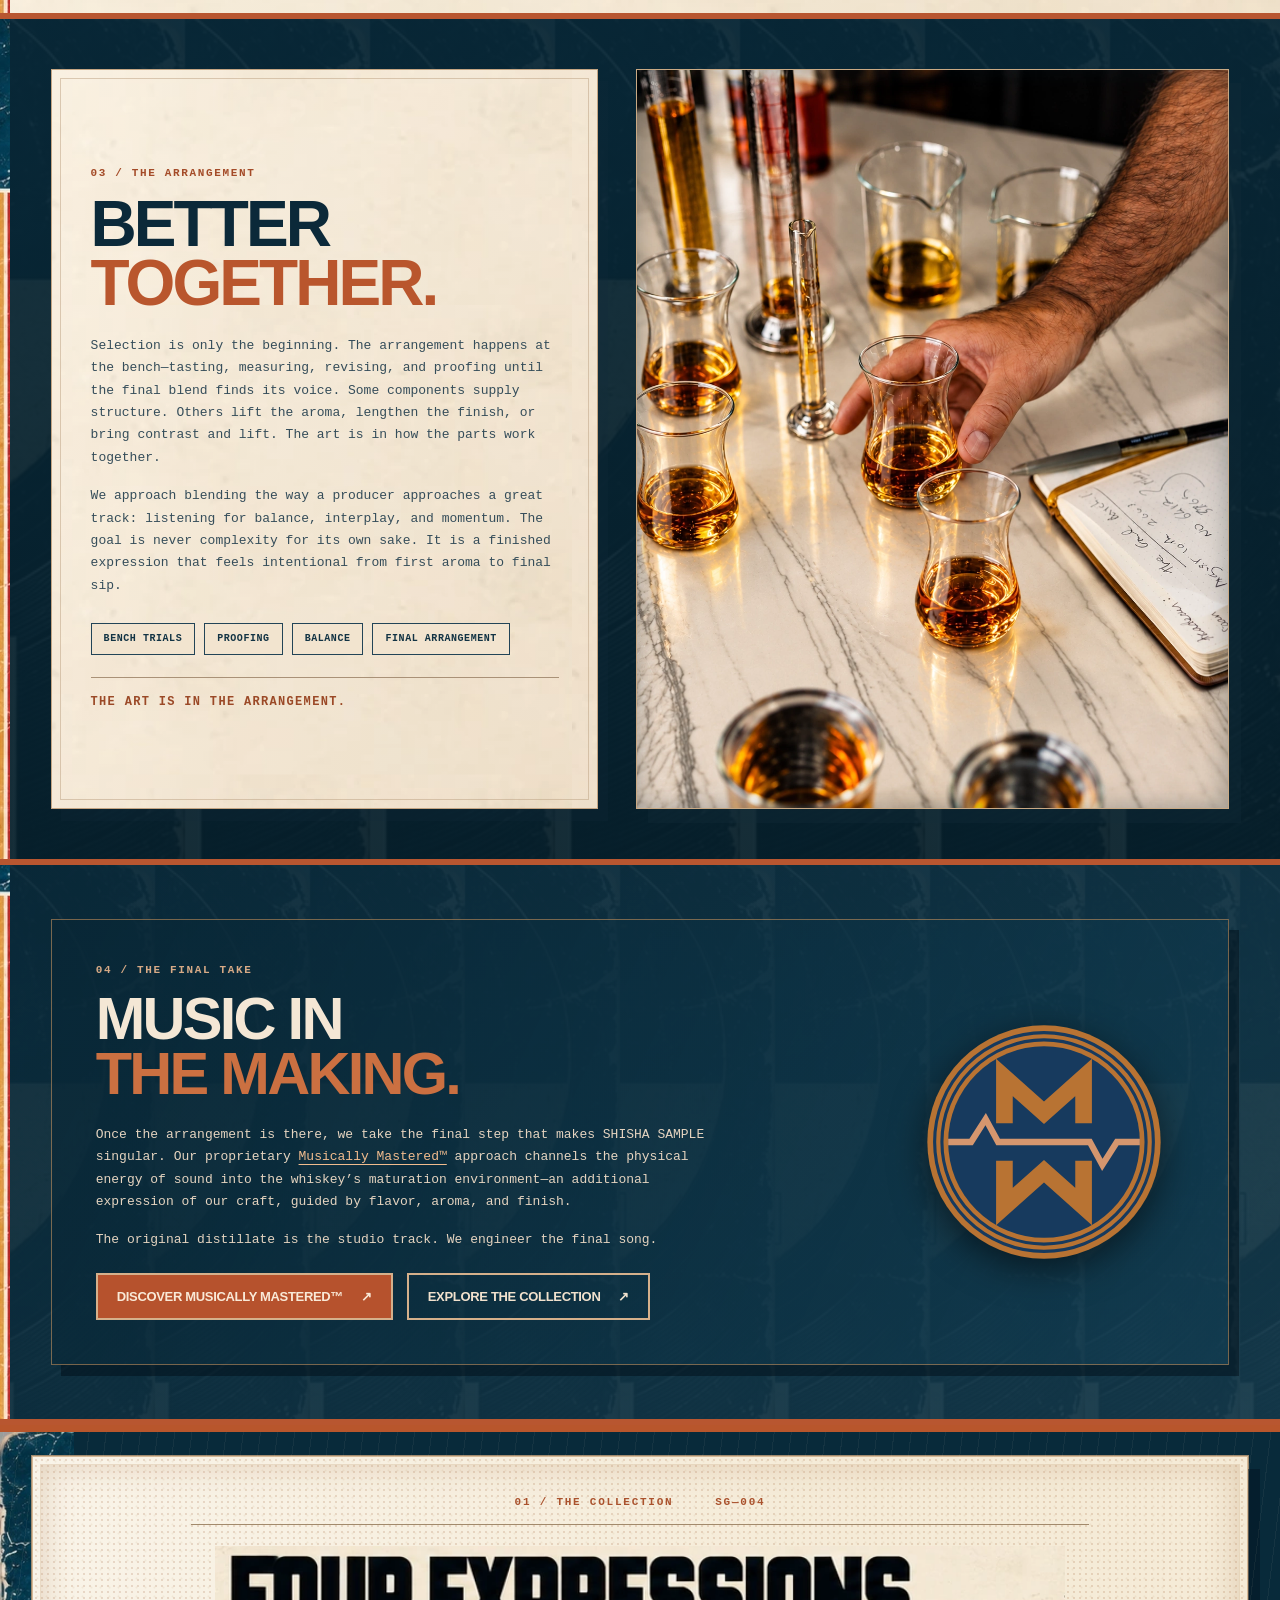
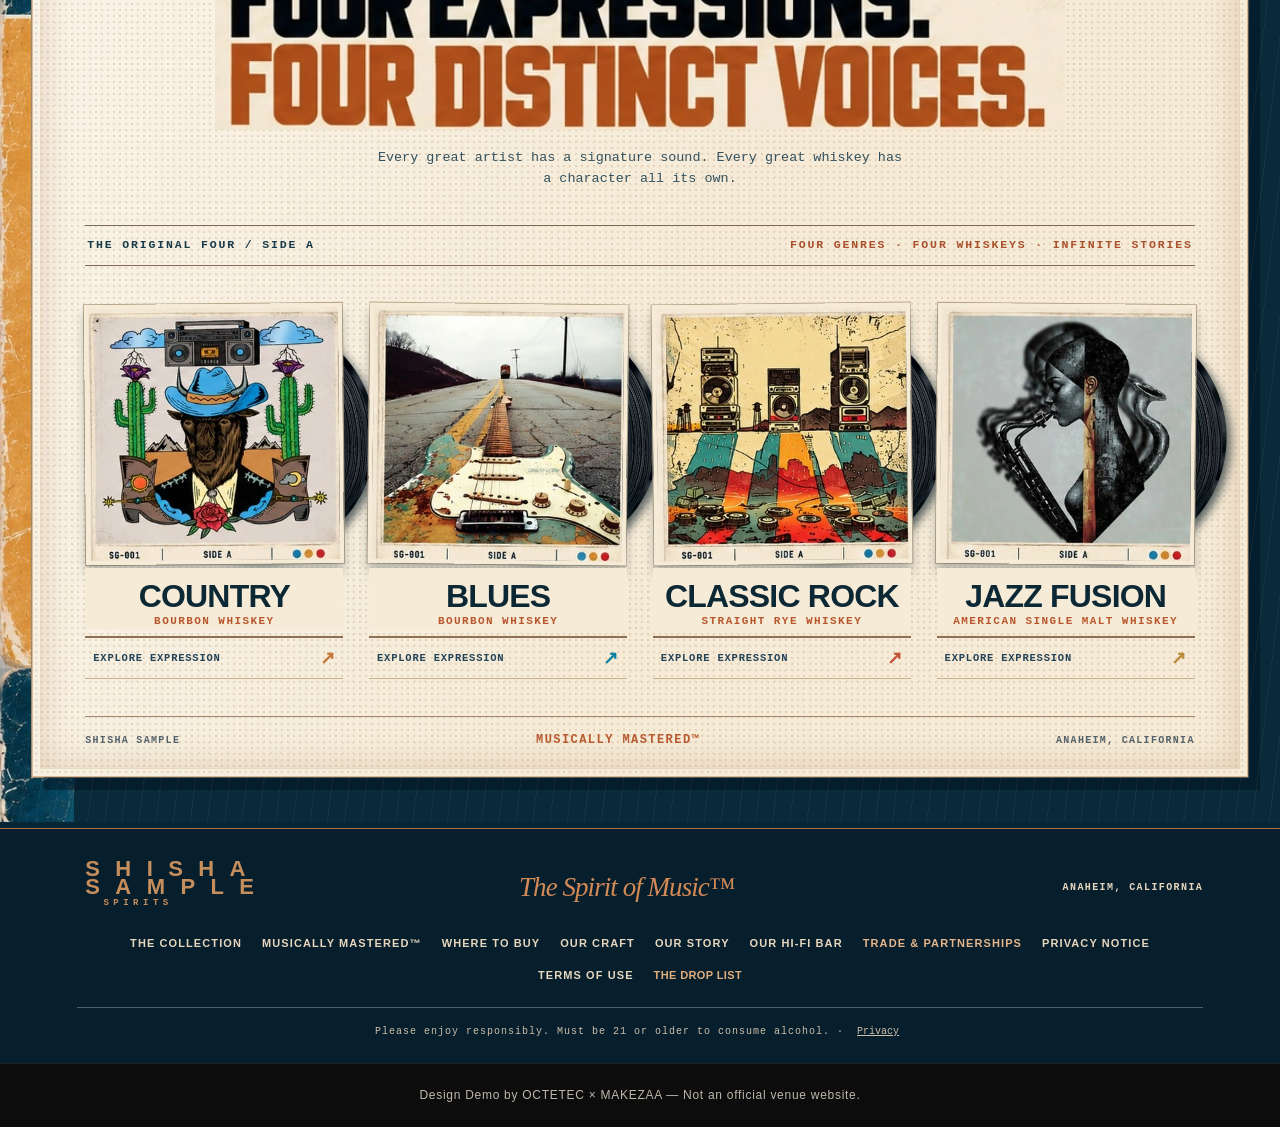
<file: craft.html>
<!DOCTYPE html>
<html lang="en" class=""><head><meta charset="utf-8"><meta content="width=device-width,initial-scale=1" name="viewport"><meta content="#071f2c" name="theme-color"><title>Our Craft — The Art of the Blend | SHISHA SAMPLE — Design Demo</title><meta content="Discover how Stone Groove Spirits selects exceptional mature American whiskey, composes distinctive blends, and Musically Masters each expression in Anaheim, California." name="description">











<!-- Stone Groove Spirits GA4: privacy-first basic consent mode (no Google tag before consent) -->



<!-- Stone Groove Spirits 21+ self-affirmation: site-wide, 2-hour remember -->







<link rel="stylesheet" href="css/reference-4.css"><link rel="stylesheet" href="css/reference-5.css"><link rel="stylesheet" href="css/reference-6.css"><link rel="stylesheet" href="css/reference-8.css"><link rel="stylesheet" href="css/reference-1.css"><link rel="stylesheet" href="css/reference-2.css"><link rel="stylesheet" href="css/reference-3.css"><link rel="stylesheet" href="css/presentation.css"><script src="js/intro.js" data-design="stonegroove"></script></head><body data-design="stonegroove"><div class="demo-intro" aria-label="OCTETEC × MAKEZAA — A Premium Web Experience"><div class="intro-lockup"><div>OCTETEC <span>×</span> MAKEZAA</div><p>A Premium Web Experience</p><i></i></div></div>


<a class="skip-link" href="#main">Skip to content</a>
<header class="site-header" id="page-top"><div class="header-brand"><a aria-label="SHISHA SAMPLE home" class="logo-link" href="index.html"><span class="sample-wordmark " aria-label="SHISHA SAMPLE">SHISHA<br>SAMPLE<small>SPIRITS</small></span></a><span class="header-location">ANAHEIM, CA</span></div><div class="sg-menu-control"><input aria-label="Mobile navigation open" class="sg-menu-state" id="sg-menu-state" type="checkbox"><label aria-label="Toggle navigation" class="sg-menu-toggle" for="sg-menu-state"><span>MENU</span><span aria-hidden="true" class="sg-menu-icon">☰</span></label><label aria-hidden="true" class="sg-menu-backdrop" for="sg-menu-state"></label><nav aria-label="Main navigation" class="site-nav sg-menu-nav" id="site-nav"><a href="collection.html">THE COLLECTION</a><a href="musically-mastered.html">MUSICALLY MASTERED™</a><a href="where-to-buy.html">WHERE TO BUY</a><a aria-current="page" href="craft.html">OUR CRAFT</a><a href="story.html">OUR STORY</a><a class="sg-trade-nav-link" href="trade-partnerships.html">TRADE &amp; PARTNERSHIPS</a><a href="#demo-dialog" rel="noopener noreferrer" data-demo-action="OUR HI-FI BAR ↗">OUR HI-FI BAR ↗</a><a class="sgdl-nav-cta" href="#demo-dialog" data-sg-drop-list-open="" data-demo-action="The Drop List">THE DROP LIST</a></nav></div></header>
<main class="cft-main" id="main">
<section aria-labelledby="cft-title" class="cft-hero">
<div class="cft-hero-paper">
<div aria-hidden="true" class="cft-colored-rail"><i></i><i></i><i></i><i></i></div>
<div class="cft-headpiece"><span>SHISHA SAMPLE / ANAHEIM, CA</span><span>SESSION 04 &nbsp; / &nbsp; OUR CRAFT</span></div>
<h1 class="cft-title" id="cft-title"><span class="cft-sr">Every Barrel Earns Its Place in the Band.</span><img alt="" aria-hidden="true" src="assets/images/5eeab44229-craft-v1-approved-title.webp" width="701" height="422"></h1>
<div class="cft-hero-strap">GREAT MUSIC BEGINS WITH EXCEPTIONAL MUSICIANS.<br><strong>GREAT WHISKEY BEGINS WITH EXCEPTIONAL BARRELS.</strong></div>
<p class="cft-hero-body">At SHISHA SAMPLE, the craft begins long before music enters the room. We source mature American whiskeys with depth, personality, and potential—then compose original blends with the discipline of a producer shaping a song. Every barrel contributes something different. The work is knowing what belongs, what elevates the whole, and when the final arrangement feels unmistakably complete.</p>
<div class="cft-hero-bottom"><span>SELECTED WITH INTENTION.</span><span>ARRANGED BY SHISHA SAMPLE.</span></div>
</div>
<div aria-label="Four whiskey tasting samples in a SHISHA SAMPLE listening room" class="cft-hero-stage cft-audition-stage">
<div class="cft-audition-top"><span>SHISHA SAMPLE &nbsp; / &nbsp; OUR CRAFT</span><span>THE ART OF THE BLEND &nbsp; · &nbsp; SG-004</span></div>
<figure class="cft-audition-image">
<img alt="Four Turkish tea style tasting glasses with slightly different whiskey tones in a warm SHISHA SAMPLE listening room" decoding="async" loading="eager" src="assets/images/164723f938-craft-v4-hero-audition-v6.webp" width="1536" height="1024">
</figure>
<div class="cft-audition-bottom">
<div class="cft-audition-bottom-left"><span class="cft-audition-index">01 &nbsp;/&nbsp; THE AUDITION</span><strong class="cft-art-heading cft-art-audition"><span class="cft-sr">No Two Barrels Play the Same Part.</span><img alt="" aria-hidden="true" decoding="async" height="274" loading="eager" src="assets/images/62d47b0b23-craft-v6-type-audition.webp" width="1246"></strong></div>
<span class="cft-audition-credit">SELECTED WITH INTENTION &nbsp; / &nbsp; BLENDED WITH PURPOSE</span>
</div>
</div>
</section>
<section aria-labelledby="cft-material-title" class="cft-editorial cft-editorial-material">
<div class="cft-editorial-inner">
<figure class="cft-editorial-image"><img alt="A charred oak barrel cross section set inside a warm copper SHISHA SAMPLE distillery environment" src="assets/images/b1a6881a7e-craft-v4-material-barrel-v6.webp" width="1448" height="1086"></figure>
<article class="cft-editorial-copy">
<div class="cft-editorial-kicker">02 / THE MATERIAL</div>
<h2 class="cft-heading cft-heading-material" data-type-source="approved-product-css" id="cft-material-title"><span>THE RIGHT</span><span class="cft-heading-accent">VOICES.</span></h2>
<p>The foundation of our work is material with something meaningful to say. We begin with mature American whiskey, then pay close attention to the barrel itself: oak grain, char, seasoning, extraction, and the structure that time leaves behind. Wood is not background. It is part of the instrument.</p>
<p>That is why selection matters. We are looking for barrels that already show identity—sweetness where it belongs, spice where it matters, and enough texture and depth to become part of a blend with real dimension.</p>
<div class="cft-pill-list"><span>MATURE WHISKEY</span><span>AMERICAN OAK</span><span>CHAR &amp; TOAST</span><span>DEPTH + POTENTIAL</span></div>
<div class="cft-editorial-note">Every barrel earns its place in the band.</div>
</article>
</div>
</section>
<section aria-labelledby="cft-arrangement-title" class="cft-editorial cft-editorial-arrangement">
<div class="cft-editorial-inner">
<article class="cft-editorial-copy">
<div class="cft-editorial-kicker">03 / THE ARRANGEMENT</div>
<h2 class="cft-heading cft-heading-arrangement" data-type-source="approved-product-css" id="cft-arrangement-title"><span>BETTER</span><span class="cft-heading-accent">TOGETHER.</span></h2>
<p>Selection is only the beginning. The arrangement happens at the bench—tasting, measuring, revising, and proofing until the final blend finds its voice. Some components supply structure. Others lift the aroma, lengthen the finish, or bring contrast and lift. The art is in how the parts work together.</p>
<p>We approach blending the way a producer approaches a great track: listening for balance, interplay, and momentum. The goal is never complexity for its own sake. It is a finished expression that feels intentional from first aroma to final sip.</p>
<div class="cft-pill-list"><span>BENCH TRIALS</span><span>PROOFING</span><span>BALANCE</span><span>FINAL ARRANGEMENT</span></div>
<div class="cft-editorial-note">The art is in the arrangement.</div>
</article>
<figure class="cft-editorial-image"><img alt="Turkish tea style whiskey tasting glasses on a marble-like quartzite countertop with a notebook and lab glassware" src="assets/images/8fec21415c-craft-v4-arrangement-lab-v6.webp" width="1122" height="1402"></figure>
</div>
</section>
<section aria-labelledby="cft-signature-title" class="cft-signature">
<div class="cft-signature-panel">
<div class="cft-signature-copy">
<div class="cft-editorial-kicker">04 / THE FINAL TAKE</div>
<h2 class="cft-heading cft-heading-signature" data-type-source="approved-product-css" id="cft-signature-title"><span>MUSIC IN</span><span class="cft-heading-accent">THE MAKING.</span></h2>
<p>Once the arrangement is there, we take the final step that makes SHISHA SAMPLE singular. Our proprietary <a href="musically-mastered.html">Musically Mastered™</a> approach channels the physical energy of sound into the whiskey’s maturation environment—an additional expression of our craft, guided by flavor, aroma, and finish.</p>
<p>The original distillate is the studio track. We engineer the final song.</p>
<div class="cft-signature-actions"><a class="cft-main-link" href="musically-mastered.html">DISCOVER MUSICALLY MASTERED™ <span aria-hidden="true">↗</span></a><a class="cft-secondary-link" href="collection.html">EXPLORE THE COLLECTION <span aria-hidden="true">↗</span></a></div>
</div>
<div class="cft-signature-mark"><img alt="Musically Mastered mark" src="assets/images/672e33ed90-musically-mastered-mark-primary.svg"></div>
</div>
</section>
<section aria-labelledby="cft-collection-heading" class="col3-catalog">
<div class="col3-paper">
<div class="cft-approved-collection-heading">
<p class="cft-approved-collection-overline">01 / THE COLLECTION &nbsp; &nbsp; SG—004</p>
<h2 class="cft-approved-collection-title" id="cft-collection-heading"><span class="col3-sr-only">Four Expressions. Four Distinct Voices.</span><img alt="" aria-hidden="true" src="assets/images/74ab365fa7-collection-v3-mobile-heading.webp" width="775" height="168"></h2>
<p class="cft-approved-collection-deck">Every great artist has a signature sound. Every great whiskey has a character all its own.</p>
</div>
<div class="col3-catalog-label"><span>THE ORIGINAL FOUR / SIDE A</span><span>FOUR GENRES · FOUR WHISKEYS · INFINITE STORIES</span></div>
<h2 class="col3-sr-only" id="col3-gallery-title">Explore the four Musically Mastered whiskeys</h2>
<div class="col3-grid"><article class="col3-track col3-country" style="--track-accent:#c47735">
<a aria-label="Explore COUNTRY, BOURBON WHISKEY" class="col3-album-link" href="country-bourbon.html">
<span aria-hidden="true" class="col3-vinyl"><img alt="" src="assets/images/337181ae1c-collection-v3-photographic-vinyl.png" width="900" height="900"></span>
<span class="col3-sleeve"><img alt="SHISHA SAMPLE COUNTRY record sleeve artwork" decoding="async" loading="eager" src="assets/images/2fc5d041ad-art-b0f0ca1c51a087.webp" width="342" height="345"></span>
<span class="col3-title-art live-album-title"><strong>COUNTRY</strong><span>BOURBON WHISKEY</span></span>
<span class="col3-visit">EXPLORE EXPRESSION <b aria-hidden="true">↗</b></span>
</a>
<h2 class="col3-sr-only">COUNTRY — BOURBON WHISKEY</h2><p class="col3-sr-only">Warmth. Character. Timeless appeal.</p>
</article><article class="col3-track col3-blues" style="--track-accent:#087fa0">
<a aria-label="Explore BLUES, BOURBON WHISKEY" class="col3-album-link" href="blues-bourbon.html">
<span aria-hidden="true" class="col3-vinyl"><img alt="" src="assets/images/337181ae1c-collection-v3-photographic-vinyl.png" width="900" height="900"></span>
<span class="col3-sleeve"><img alt="SHISHA SAMPLE BLUES record sleeve artwork" decoding="async" loading="eager" src="assets/images/7c120240e9-art-1bf3a6f270babd.webp" width="340" height="345"></span>
<span class="col3-title-art live-album-title"><strong>BLUES</strong><span>BOURBON WHISKEY</span></span>
<span class="col3-visit">EXPLORE EXPRESSION <b aria-hidden="true">↗</b></span>
</a>
<h2 class="col3-sr-only">BLUES — BOURBON WHISKEY</h2><p class="col3-sr-only">Soulful. Expressive. Full of character.</p>
</article><article class="col3-track col3-classic-rock" style="--track-accent:#c15236">
<a aria-label="Explore CLASSIC ROCK, STRAIGHT RYE WHISKEY" class="col3-album-link" href="classic-rock-rye.html">
<span aria-hidden="true" class="col3-vinyl"><img alt="" src="assets/images/337181ae1c-collection-v3-photographic-vinyl.png" width="900" height="900"></span>
<span class="col3-sleeve"><img alt="SHISHA SAMPLE CLASSIC ROCK record sleeve artwork" decoding="async" loading="eager" src="assets/images/5b5a95d755-art-70e6ff052b093f.webp" width="345" height="345"></span>
<span class="col3-title-art live-album-title"><strong>CLASSIC ROCK</strong><span>STRAIGHT RYE WHISKEY</span></span>
<span class="col3-visit">EXPLORE EXPRESSION <b aria-hidden="true">↗</b></span>
</a>
<h2 class="col3-sr-only">CLASSIC ROCK — STRAIGHT RYE WHISKEY</h2><p class="col3-sr-only">Bold. Uncompromising. Full of attitude.</p>
</article><article class="col3-track col3-jazz-fusion" style="--track-accent:#b88b37">
<a aria-label="Explore JAZZ FUSION, AMERICAN SINGLE MALT WHISKEY" class="col3-album-link" href="jazz-fusion.html">
<span aria-hidden="true" class="col3-vinyl"><img alt="" src="assets/images/337181ae1c-collection-v3-photographic-vinyl.png" width="900" height="900"></span>
<span class="col3-sleeve"><img alt="SHISHA SAMPLE JAZZ FUSION record sleeve artwork" decoding="async" loading="eager" src="assets/images/4fc6eb11b9-art-f47c939307b2cd.webp" width="346" height="345"></span>
<span class="col3-title-art live-album-title"><strong>JAZZ FUSION</strong><span>AMERICAN SINGLE MALT WHISKEY</span></span>
<span class="col3-visit">EXPLORE EXPRESSION <b aria-hidden="true">↗</b></span>
</a>
<h2 class="col3-sr-only">JAZZ FUSION — AMERICAN SINGLE MALT WHISKEY</h2><p class="col3-sr-only">Layered. Unexpected. Beautifully complex.</p>
</article></div>
<div class="col3-bottom"><span>SHISHA SAMPLE</span><span>MUSICALLY MASTERED™</span><span>ANAHEIM, CALIFORNIA</span></div>
</div>
</section></main>
<footer class="site-footer"><div class="footer-primary"><a aria-label="SHISHA SAMPLE home" class="footer-logo" href="index.html"><span class="sample-wordmark " aria-label="SHISHA SAMPLE">SHISHA<br>SAMPLE<small>SPIRITS</small></span></a><span class="footer-phrase">The Spirit of Music™</span><span>ANAHEIM, CALIFORNIA</span></div><nav aria-label="Footer navigation"><a href="collection.html">THE COLLECTION</a><a href="musically-mastered.html">MUSICALLY MASTERED™</a><a href="where-to-buy.html">WHERE TO BUY</a><a href="craft.html">OUR CRAFT</a><a href="story.html">OUR STORY</a><a href="#demo-dialog" rel="noopener noreferrer" data-demo-action="OUR HI-FI BAR">OUR HI-FI BAR</a><a class="sg-trade-nav-link" href="trade-partnerships.html">TRADE &amp; PARTNERSHIPS</a><a class="sg-trade-footer-privacy" href="privacy.html">PRIVACY NOTICE</a> <a class="sg-trade-footer-privacy" href="terms-of-use.html">TERMS OF USE</a><a class="sgdl-footer-link" href="#demo-dialog" data-sg-drop-list-open="" data-demo-action="The Drop List">THE DROP LIST</a></nav><p>Please enjoy responsibly. Must be 21 or older to consume alcohol.<span class="sgap-footer-separator" aria-hidden="true"> · </span><button type="button" class="sgap-footer-link" data-sg-analytics-preferences="" data-demo-action="Privacy preferences">Privacy</button></p></footer><p class="demo-credit">Design Demo by OCTETEC × MAKEZAA — Not an official venue website.</p><dialog id="demo-dialog" class="demo-dialog" aria-labelledby="dialog-title"><button type="button" class="dialog-close" aria-label="Close dialog">×</button><div class="dialog-body"></div></dialog><dialog id="gallery-dialog" class="gallery-dialog" aria-label="Image gallery"><button type="button" class="gallery-close" aria-label="Close gallery">×</button><button type="button" class="gallery-prev" aria-label="Previous image">‹</button><figure><img alt=""><figcaption></figcaption></figure><button type="button" class="gallery-next" aria-label="Next image">›</button></dialog><script src="js/site.js" defer=""></script></body></html>
</file>
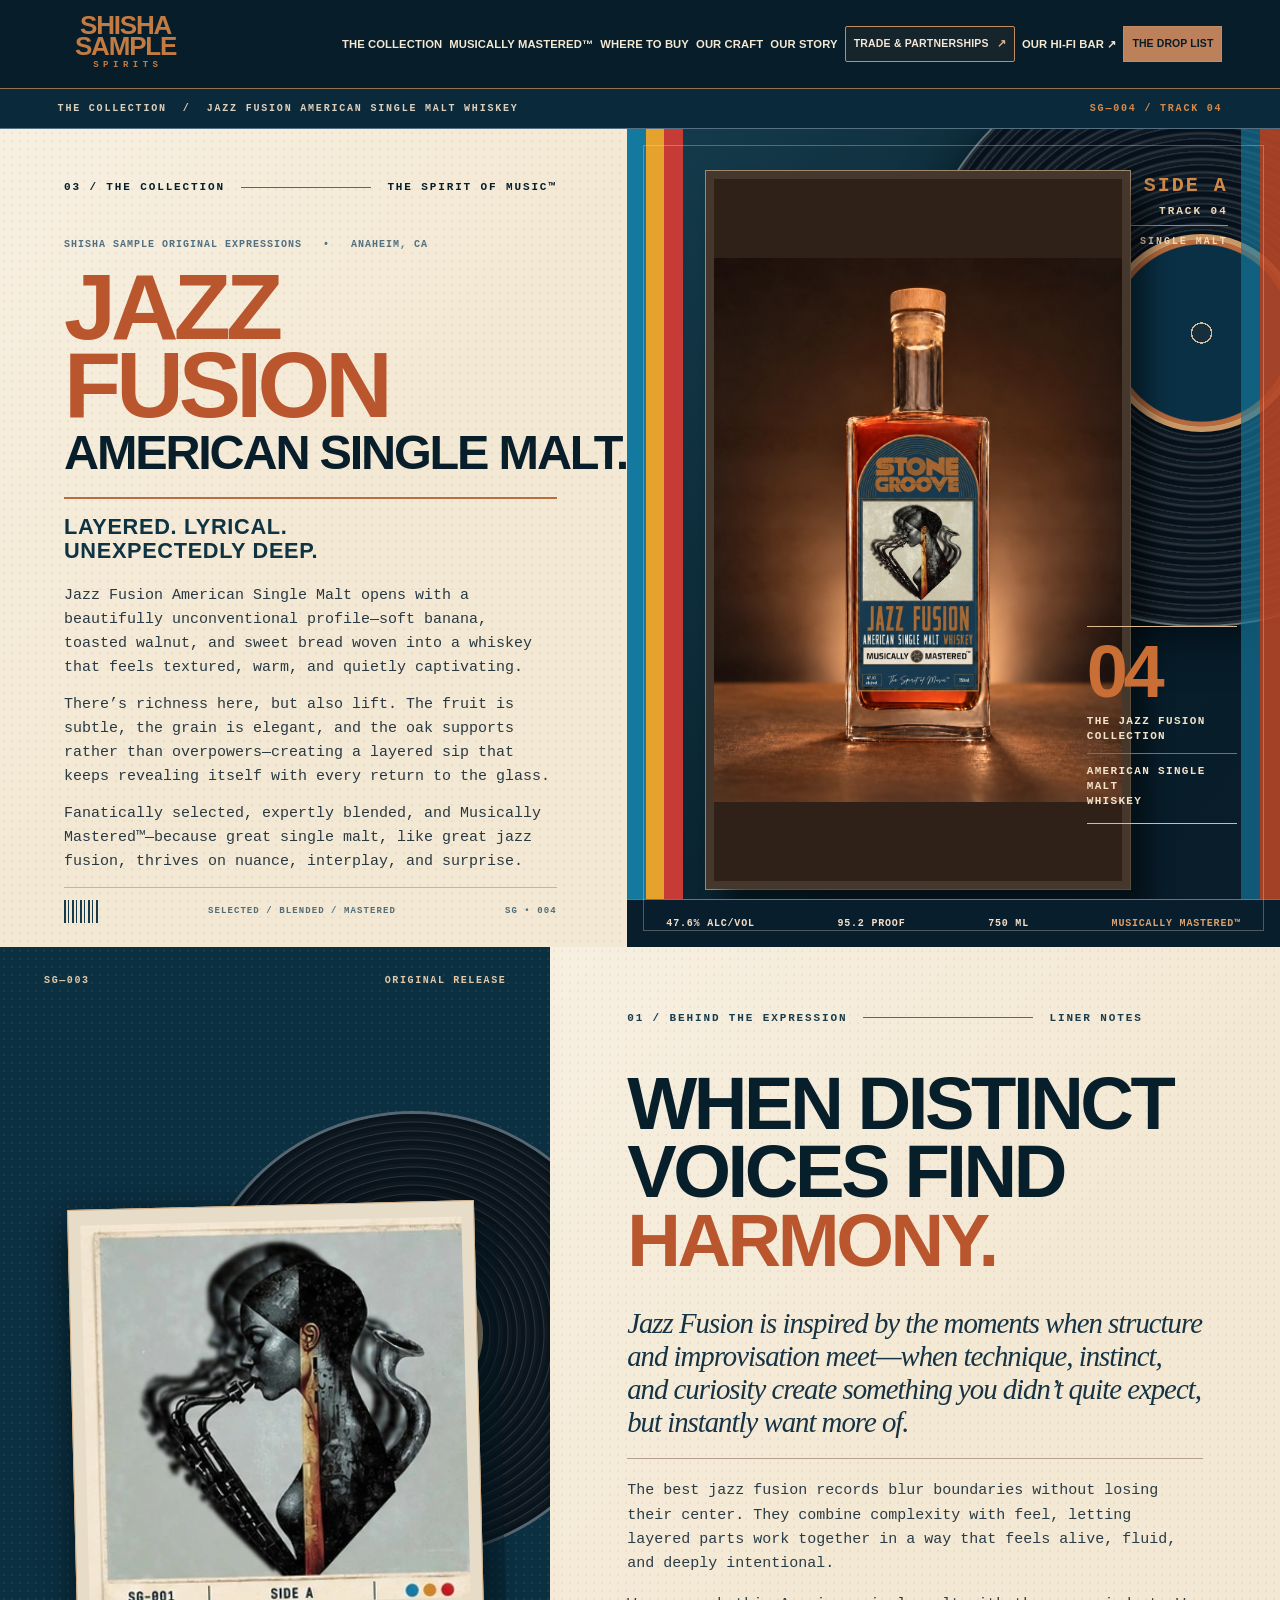
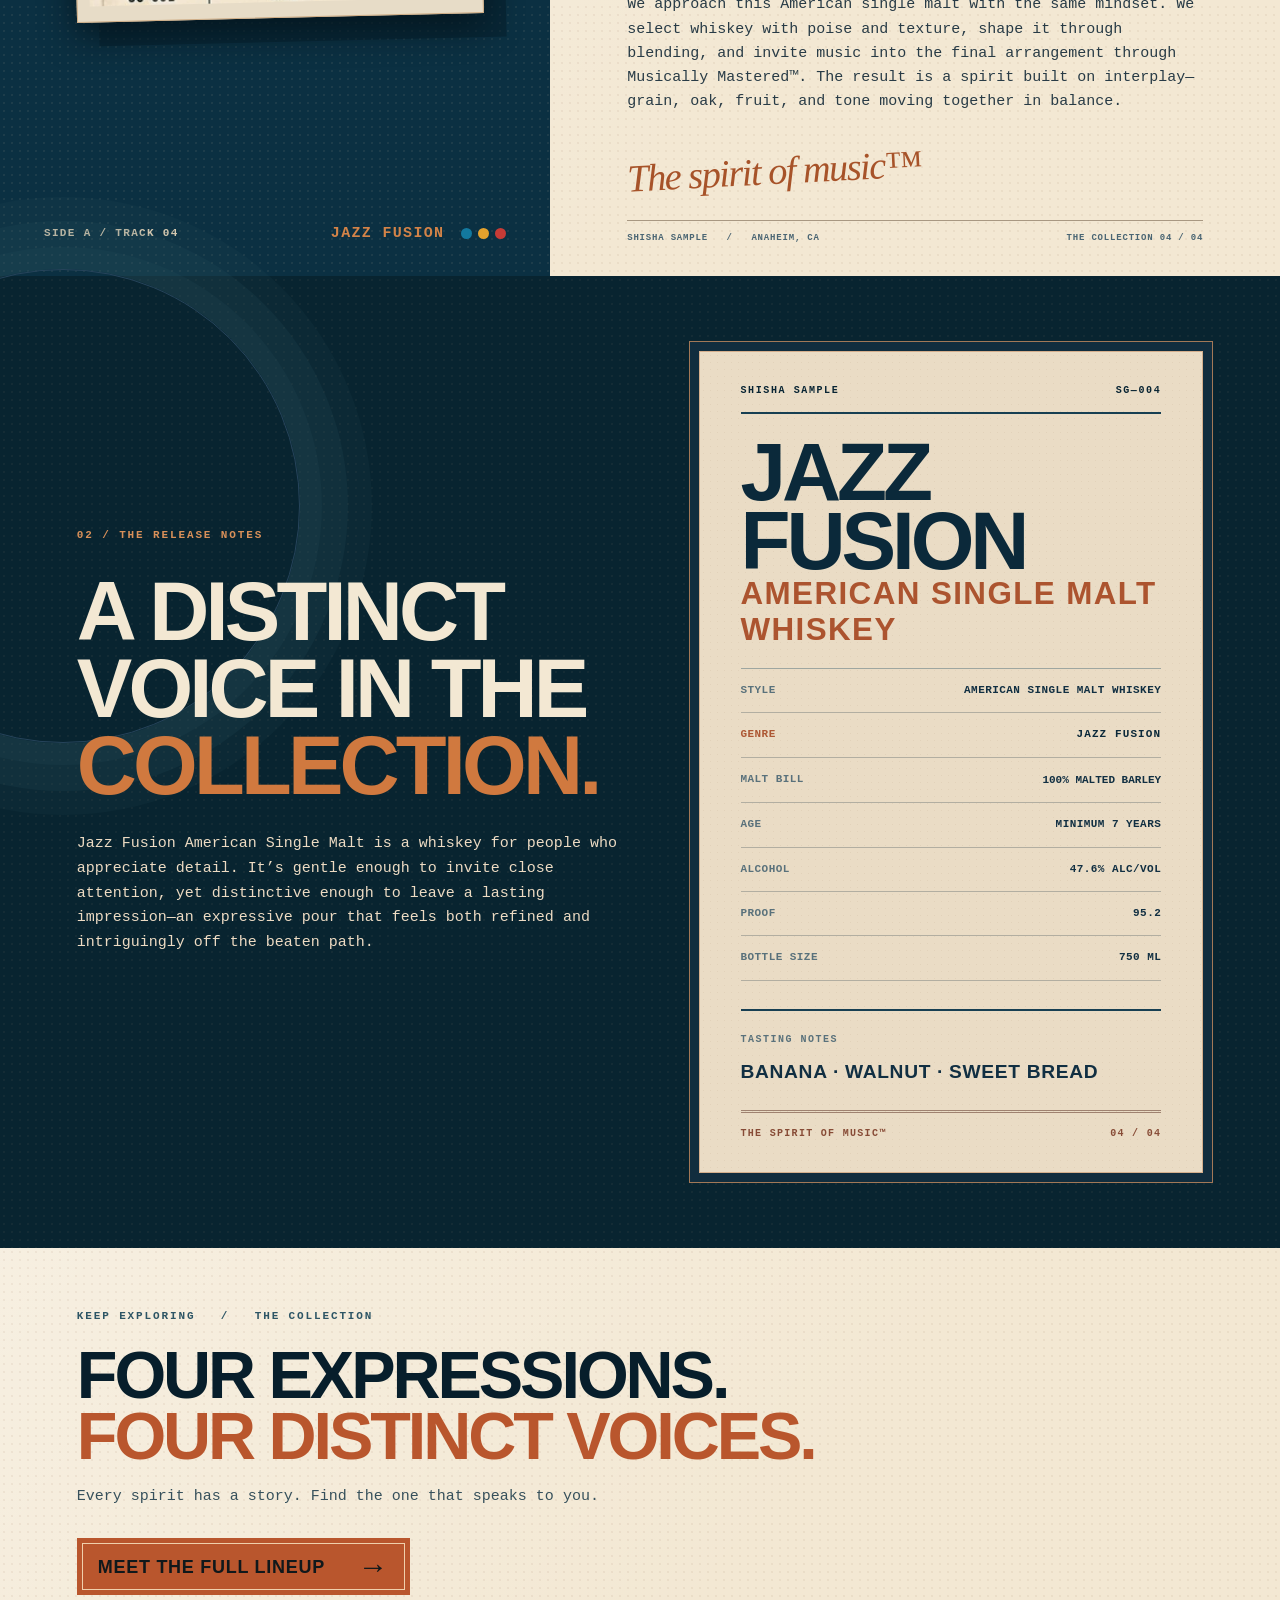
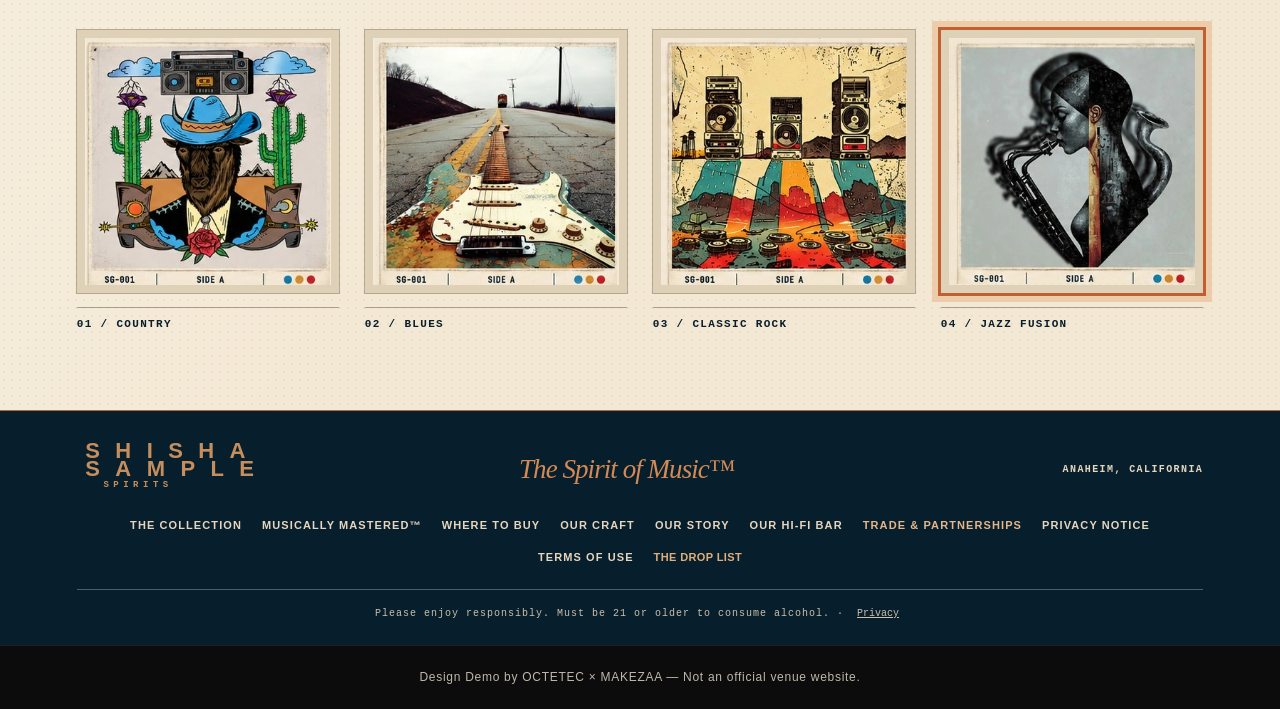
<file: jazz-fusion.html>
<!DOCTYPE html>
<html lang="en" class=""><head>
<meta charset="utf-8">
<meta content="width=device-width, initial-scale=1" name="viewport">
<meta content="#081f2a" name="theme-color">
<title>Jazz Fusion American Single Malt Whiskey | SHISHA SAMPLE — Design Demo</title>
<meta content="Meet Stone Groove Jazz Fusion American Single Malt Whiskey: banana, walnut and sweet bread layered into a richly expressive sip. Bottled at 95.2 proof and Musically Mastered™." name="description">














<!-- Stone Groove Spirits GA4: privacy-first basic consent mode (no Google tag before consent) -->



<!-- Stone Groove Spirits 21+ self-affirmation: site-wide, 2-hour remember -->







<link rel="stylesheet" href="css/reference-12.css"><link rel="stylesheet" href="css/reference-1.css"><link rel="stylesheet" href="css/reference-2.css"><link rel="stylesheet" href="css/reference-3.css"><link rel="stylesheet" href="css/presentation.css"><script src="js/intro.js" data-design="stonegroove"></script></head>
<body data-design="stonegroove"><div class="demo-intro" aria-label="OCTETEC × MAKEZAA — A Premium Web Experience"><div class="intro-lockup"><div>OCTETEC <span>×</span> MAKEZAA</div><p>A Premium Web Experience</p><i></i></div></div>


<a class="skip-link" href="#main">Skip to content</a>
<header class="site-header" id="page-top"><div class="header-brand"><a aria-label="SHISHA SAMPLE home" class="logo-link" href="index.html"><span class="sample-wordmark " aria-label="SHISHA SAMPLE">SHISHA<br>SAMPLE<small>SPIRITS</small></span></a><span class="header-location">ANAHEIM, CA</span></div><div class="sg-menu-control"><input aria-label="Mobile navigation open" class="sg-menu-state" id="sg-menu-state" type="checkbox"><label aria-label="Toggle navigation" class="sg-menu-toggle" for="sg-menu-state"><span>MENU</span><span aria-hidden="true" class="sg-menu-icon">☰</span></label><label aria-hidden="true" class="sg-menu-backdrop" for="sg-menu-state"></label><nav aria-label="Main navigation" class="site-nav sg-menu-nav" id="site-nav"><a href="collection.html">THE COLLECTION</a><a href="musically-mastered.html">MUSICALLY MASTERED™</a><a href="where-to-buy.html">WHERE TO BUY</a><a href="craft.html">OUR CRAFT</a><a href="story.html">OUR STORY</a><a class="sg-trade-nav-link" href="trade-partnerships.html">TRADE &amp; PARTNERSHIPS</a><a href="#demo-dialog" rel="noopener noreferrer" data-demo-action="OUR HI-FI BAR ↗">OUR HI-FI BAR ↗</a><a class="sgdl-nav-cta" href="#demo-dialog" data-sg-drop-list-open="" data-demo-action="The Drop List">THE DROP LIST</a></nav></div></header>
<main id="main">
<div aria-label="Breadcrumb" class="release-trail">
<a href="collection.html">THE COLLECTION</a><span aria-hidden="true">/</span><span>JAZZ FUSION AMERICAN SINGLE MALT WHISKEY</span>
<span class="release-trail-right">SG—004   /   TRACK 04</span>
</div>
<section aria-labelledby="jazz-title" class="product-hero">
<div class="hero-editorial paper-texture">
<div class="editorial-overline"><span>03 / THE COLLECTION</span><span class="overline-rule"></span><span>THE SPIRIT OF MUSIC™</span></div>
<p class="release-stamp">SHISHA SAMPLE ORIGINAL EXPRESSIONS &nbsp; • &nbsp; ANAHEIM, CA</p>
<h1 id="jazz-title">JAZZ<span>FUSION</span><b>AMERICAN SINGLE MALT.</b></h1>
<div class="copy-lead">LAYERED. LYRICAL.<br>UNEXPECTEDLY DEEP.</div>
<p class="hero-intro">Jazz Fusion American Single Malt opens with a beautifully unconventional profile—soft banana, toasted walnut, and sweet bread woven into a whiskey that feels textured, warm, and quietly captivating.</p>
<p class="hero-intro">There’s richness here, but also lift. The fruit is subtle, the grain is elegant, and the oak supports rather than overpowers—creating a layered sip that keeps revealing itself with every return to the glass.</p>
<p class="hero-intro">Fanatically selected, expertly blended, and Musically Mastered™—because great single malt, like great jazz fusion, thrives on nuance, interplay, and surprise.</p>
<div class="editorial-foot"><div aria-hidden="true" class="barcode"></div><span>SELECTED / BLENDED / MASTERED</span><span>SG   •   004</span></div>
</div>
<div aria-label="Jazz Fusion American Single Malt Whiskey product photograph and release details" class="hero-release">
<div aria-hidden="true" class="hero-colorbars"><i></i><i></i><i></i></div>
<div aria-hidden="true" class="hero-vinyl"><span class="vinyl-center"></span></div>
<div class="record-index"><span>SIDE A</span><span>TRACK 04</span><span>JAZZ FUSION / SINGLE MALT</span></div>
<div class="photo-mount">
<img alt="Original SHISHA SAMPLE Jazz Fusion American Single Malt Whiskey bottle photograph with natural wood stopper and abstract saxophone portrait artwork" fetchpriority="high" height="1448" src="assets/images/d660e505a9-jazz-fusion-master-v6.webp" width="1086">
</div>
<div class="hero-release-info"><span class="edition-number">04</span><span>THE JAZZ FUSION<br>COLLECTION</span><span aria-hidden="true" class="edition-divider"></span><span>AMERICAN SINGLE MALT<br>WHISKEY</span></div>
<div class="hero-bottom-strip"><span>47.6% ALC/VOL</span><span>95.2 PROOF</span><span>750 ML</span><span>MUSICALLY MASTERED™</span></div>
</div>
</section>
<section aria-labelledby="story-title" class="story-section" id="the-story">
<div class="story-sleeve">
<div class="sleeve-corner"><span>SG—003</span><span>ORIGINAL RELEASE</span></div>
<div class="sleeve-art-frame"><img alt="Jazz Fusion American Single Malt album artwork: abstract saxophone portrait in a modernist collage style" height="345" loading="lazy" src="assets/images/4fc6eb11b9-art-f47c939307b2cd.webp" width="340"></div>
<div class="sleeve-bottom"><span>SIDE A   /   TRACK 04</span><span>JAZZ FUSION</span><span aria-hidden="true" class="colored-dots"><i></i><i></i><i></i></span></div>
<div aria-hidden="true" class="sleeve-record"></div>
</div>
<div class="story-content paper-texture">
<div class="section-topline"><span>01 / BEHIND THE EXPRESSION</span><span class="topline-rule"></span><span>LINER NOTES</span></div>
<h2 id="story-title">WHEN DISTINCT<br>VOICES FIND<br><em>HARMONY.</em></h2>
<p class="story-deck">Jazz Fusion is inspired by the moments when structure and improvisation meet—when technique, instinct, and curiosity create something you didn’t quite expect, but instantly want more of.</p>
<p>The best jazz fusion records blur boundaries without losing their center. They combine complexity with feel, letting layered parts work together in a way that feels alive, fluid, and deeply intentional.</p>
<p>We approach this American single malt with the same mindset. We select whiskey with poise and texture, shape it through blending, and invite music into the final arrangement through Musically Mastered™. The result is a spirit built on interplay—grain, oak, fruit, and tone moving together in balance.</p>
<div class="handwritten">The spirit of music™</div>
<div class="story-detail"><span>SHISHA SAMPLE &nbsp; / &nbsp; ANAHEIM, CA</span><span>THE COLLECTION   04 / 04</span></div>
</div>
</section>
<section aria-labelledby="notes-title" class="release-notes dark-grain">
<div class="release-notes-copy"><span class="section-marker">02 / THE RELEASE NOTES</span><h2 id="notes-title">A DISTINCT<br>VOICE IN THE<br><em>COLLECTION.</em></h2><p>Jazz Fusion American Single Malt is a whiskey for people who appreciate detail. It’s gentle enough to invite close attention, yet distinctive enough to leave a lasting impression—an expressive pour that feels both refined and intriguingly off the beaten path.</p></div>
<div aria-label="Product details" class="release-spec"><div class="spec-heading"><span>SHISHA SAMPLE</span><span>SG—004</span></div><div class="spec-big spec-big-jazz"><span>JAZZ</span><span>FUSION</span></div><div class="spec-sub">AMERICAN SINGLE MALT WHISKEY</div><dl><div><dt>STYLE</dt><dd>AMERICAN SINGLE MALT WHISKEY</dd></div><div class="spec-genre-row"><dt>GENRE</dt><dd>JAZZ FUSION</dd></div><div class="spec-mash-bill"><dt>MALT BILL</dt><dd>100% MALTED BARLEY</dd></div><div><dt>AGE</dt><dd>MINIMUM 7 YEARS</dd></div><div><dt>ALCOHOL</dt><dd>47.6% ALC/VOL</dd></div><div><dt>PROOF</dt><dd>95.2</dd></div><div><dt>BOTTLE SIZE</dt><dd>750 ML</dd></div></dl><div class="spec-tasting-notes"><span class="tasting-notes-kicker">TASTING NOTES</span><p>BANANA · WALNUT · SWEET BREAD</p></div><div class="spec-bottom"><span>THE SPIRIT OF MUSIC™</span><span>04 / 04</span></div></div>
</section>
<section aria-labelledby="return-title" class="collection-return paper-texture">
<div class="return-copy"><span class="section-marker">KEEP EXPLORING &nbsp; / &nbsp; THE COLLECTION</span><h2 id="return-title">FOUR EXPRESSIONS.<br><em>FOUR DISTINCT VOICES.</em></h2><p>Every spirit has a story. Find the one that speaks to you.</p><a class="primary-cta" href="collection.html">MEET THE FULL LINEUP <span aria-hidden="true">→</span></a></div>
<div aria-label="Collection album artwork" class="return-covers"><div><a aria-label="View 01 / COUNTRY bourbon" class="album-choice" href="country-bourbon.html"><img alt="Country Bourbon cover" loading="lazy" src="assets/images/2fc5d041ad-art-b0f0ca1c51a087.webp" width="342" height="345"><span>01 / COUNTRY</span></a></div><div><a aria-label="View 02 / BLUES bourbon" class="album-choice" href="blues-bourbon.html"><img alt="Blues Bourbon cover" loading="lazy" src="assets/images/7c120240e9-art-1bf3a6f270babd.webp" width="340" height="345"><span>02 / BLUES</span></a></div><div><a aria-label="View 03 / CLASSIC ROCK whiskey" class="album-choice" href="classic-rock-rye.html"><img alt="Classic Rock Straight Rye cover" loading="lazy" src="assets/images/5b5a95d755-art-70e6ff052b093f.webp" width="345" height="345"><span>03 / CLASSIC ROCK</span></a></div><div class="active-cover"><a aria-current="page" aria-label="Jazz Fusion American Single Malt — current expression" class="album-choice" href="jazz-fusion.html"><img alt="Jazz Fusion American Single Malt cover" loading="lazy" src="assets/images/4fc6eb11b9-art-f47c939307b2cd.webp" width="346" height="345"><span>04 / JAZZ FUSION</span></a></div></div>
</section>
</main>
<footer class="site-footer"><div class="footer-primary"><a aria-label="SHISHA SAMPLE home" class="footer-logo" href="index.html"><span class="sample-wordmark " aria-label="SHISHA SAMPLE">SHISHA<br>SAMPLE<small>SPIRITS</small></span></a><span class="footer-phrase">The Spirit of Music™</span><span>ANAHEIM, CALIFORNIA</span></div><nav aria-label="Footer navigation"><a href="collection.html">THE COLLECTION</a><a href="musically-mastered.html">MUSICALLY MASTERED™</a>
<a href="where-to-buy.html">WHERE TO BUY</a><a href="craft.html">OUR CRAFT</a><a href="story.html">OUR STORY</a><a href="#demo-dialog" rel="noopener noreferrer" data-demo-action="OUR HI-FI BAR">OUR HI-FI BAR</a><a class="sg-trade-nav-link" href="trade-partnerships.html">TRADE &amp; PARTNERSHIPS</a><a class="sg-trade-footer-privacy" href="privacy.html">PRIVACY NOTICE</a> <a class="sg-trade-footer-privacy" href="terms-of-use.html">TERMS OF USE</a><a class="sgdl-footer-link" href="#demo-dialog" data-sg-drop-list-open="" data-demo-action="The Drop List">THE DROP LIST</a></nav><p>Please enjoy responsibly. Must be 21 or older to consume alcohol.<span class="sgap-footer-separator" aria-hidden="true"> · </span><button type="button" class="sgap-footer-link" data-sg-analytics-preferences="" data-demo-action="Privacy preferences">Privacy</button></p></footer>



<p class="demo-credit">Design Demo by OCTETEC × MAKEZAA — Not an official venue website.</p><dialog id="demo-dialog" class="demo-dialog" aria-labelledby="dialog-title"><button type="button" class="dialog-close" aria-label="Close dialog">×</button><div class="dialog-body"></div></dialog><dialog id="gallery-dialog" class="gallery-dialog" aria-label="Image gallery"><button type="button" class="gallery-close" aria-label="Close gallery">×</button><button type="button" class="gallery-prev" aria-label="Previous image">‹</button><figure><img alt=""><figcaption></figcaption></figure><button type="button" class="gallery-next" aria-label="Next image">›</button></dialog><script src="js/site.js" defer=""></script></body></html>
</file>
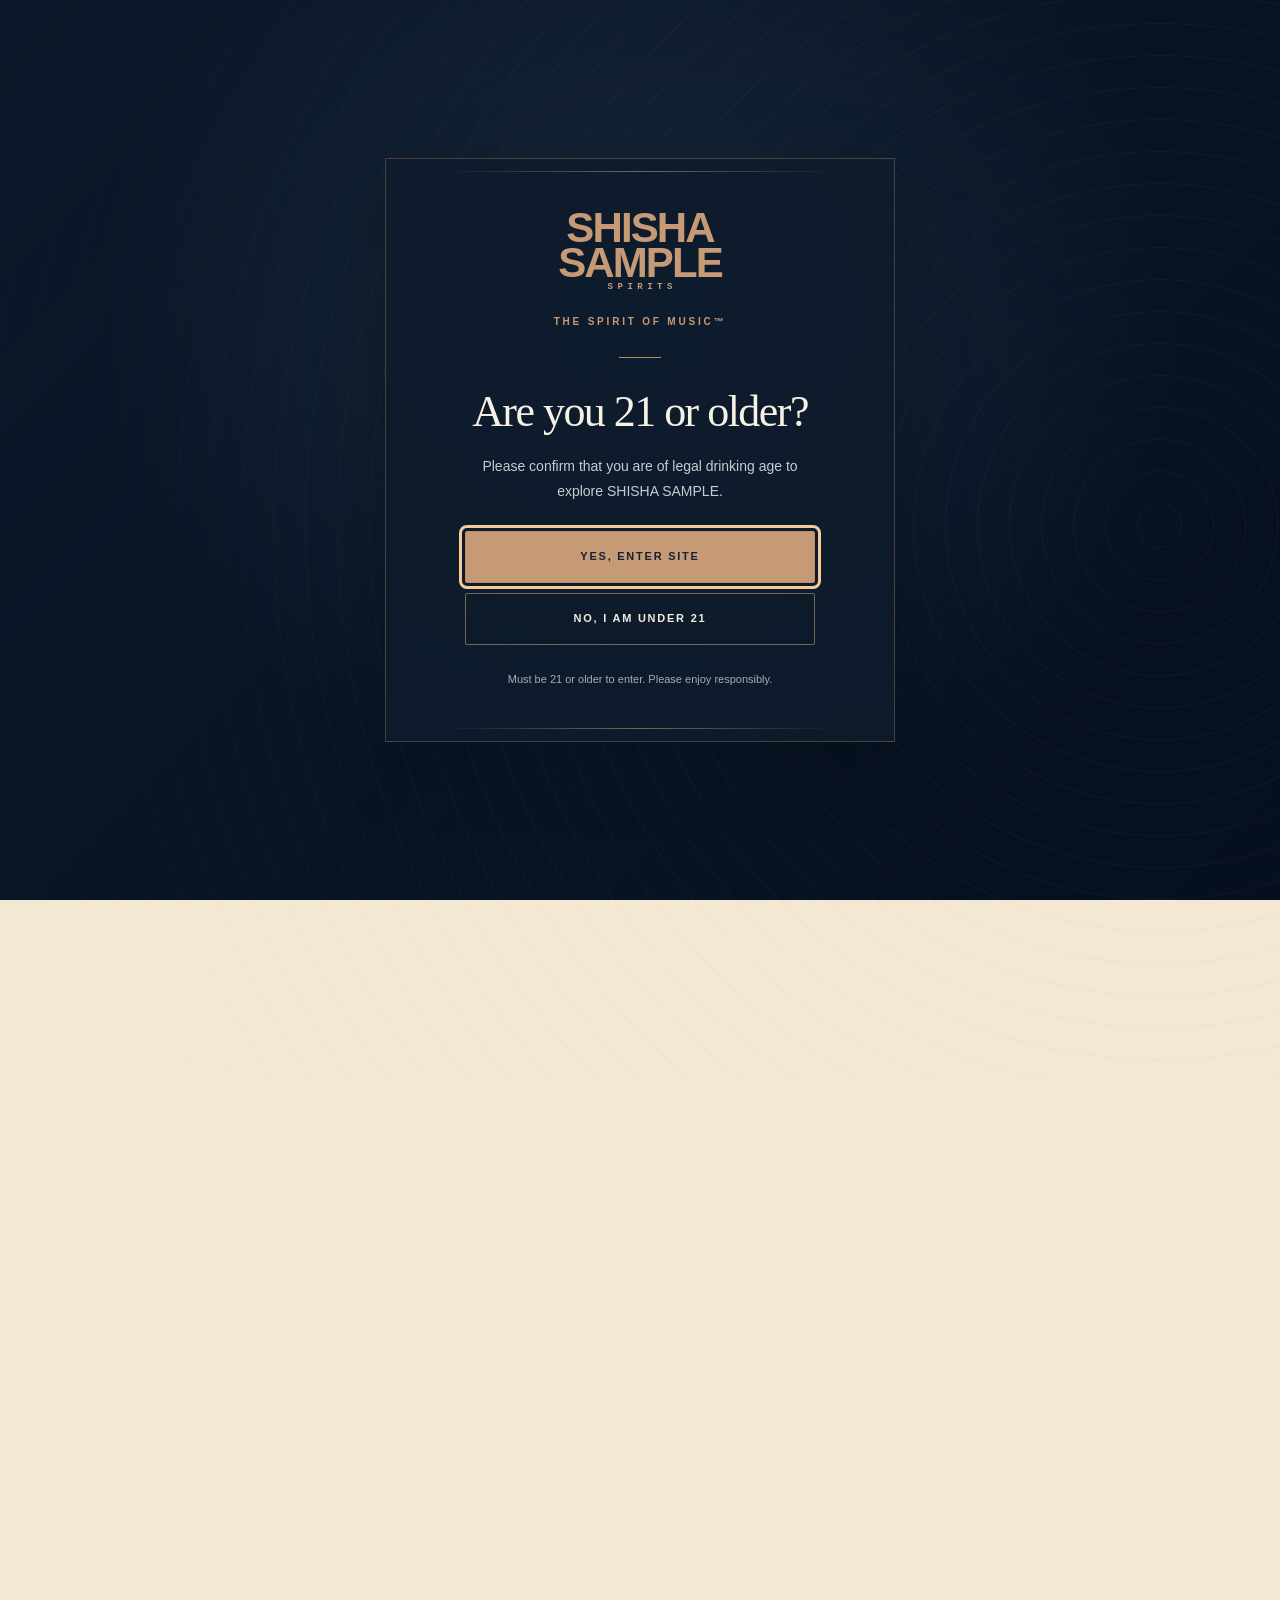
<file: musically-mastered.html>
<!DOCTYPE html>
<html lang="en" class=""><head><meta charset="utf-8"><meta content="width=device-width, initial-scale=1" name="viewport"><meta content="light" name="color-scheme"><title>Musically Mastered™ | SHISHA SAMPLE — Design Demo</title><meta content="Sound is physics. Flavor is chemistry. Discover Musically Mastered™, Stone Groove Spirits’ proprietary approach to sonic energy, flavor development and refinement." name="description">













<!-- Stone Groove Spirits GA4: privacy-first basic consent mode (no Google tag before consent) -->



<!-- Stone Groove Spirits 21+ self-affirmation: site-wide, 2-hour remember -->







<link rel="stylesheet" href="css/reference-13.css"><link rel="stylesheet" href="css/reference-7.css"><link rel="stylesheet" href="css/reference-1.css"><link rel="stylesheet" href="css/reference-2.css"><link rel="stylesheet" href="css/reference-3.css"><link rel="stylesheet" href="css/musically-mastered.css"><link rel="stylesheet" href="css/presentation.css"><script src="js/intro.js" data-design="stonegroove"></script></head><body data-design="stonegroove"><div class="demo-intro" aria-label="OCTETEC × MAKEZAA — A Premium Web Experience"><div class="intro-lockup"><div>OCTETEC <span>×</span> MAKEZAA</div><p>A Premium Web Experience</p><i></i></div></div>

<a class="skip" href="#main">Skip to content</a>
<header class="site-header" id="page-top"><div class="header-brand"><a aria-label="SHISHA SAMPLE home" class="logo-link" href="index.html"><span class="sample-wordmark " aria-label="SHISHA SAMPLE">SHISHA<br>SAMPLE<small>SPIRITS</small></span></a><span class="header-location">ANAHEIM, CA</span></div><div class="sg-menu-control"><input aria-label="Mobile navigation open" class="sg-menu-state" id="sg-menu-state" type="checkbox"><label aria-label="Toggle navigation" class="sg-menu-toggle" for="sg-menu-state"><span>MENU</span><span aria-hidden="true" class="sg-menu-icon">☰</span></label><label aria-hidden="true" class="sg-menu-backdrop" for="sg-menu-state"></label><nav aria-label="Main navigation" class="site-nav sg-menu-nav" id="site-nav"><a href="collection.html">THE COLLECTION</a><a aria-current="page" href="musically-mastered.html">MUSICALLY MASTERED™</a><a href="where-to-buy.html">WHERE TO BUY</a><a href="craft.html">OUR CRAFT</a><a href="story.html">OUR STORY</a><a class="sg-trade-nav-link" href="trade-partnerships.html">TRADE &amp; PARTNERSHIPS</a><a href="#demo-dialog" rel="noopener noreferrer" data-demo-action="OUR HI-FI BAR ↗">OUR HI-FI BAR ↗</a><a class="sgdl-nav-cta" href="#demo-dialog" data-sg-drop-list-open="" data-demo-action="The Drop List">THE DROP LIST</a></nav></div></header>
<main id="main">
<section class="hero" id="top"><div aria-label="Authentic spectrogram created from an original digital performance of a public-domain Beethoven motif" class="hero-bg" role="img"></div><div class="hero-top"><span class="kicker">SHISHA SAMPLE / Musically Mastered™</span><span class="kicker">The Spirit of Music™ · MM / 001</span></div>
<div class="hero-layout"><div class="hero-text"><span class="hero-eyebrow kicker">A proprietary approach to flavor</span><h2 class="hero-overline">Musically Mastered™</h2><h1><span>Sound is</span><span><em>Physics.</em></span><span>Flavor is</span><span><em>Chemistry.</em></span></h1></div><div class="hero-right-label"><span class="rule"></span><p>Music is art. Its physical signature can be measured.</p></div></div>
<div class="hero-bottom"><div class="hero-intro"><div class="hero-claim">Musically Mastered™ brings them together.</div><p>Our proprietary approach uses sonic energy to help shape the character of exceptional whiskey—guiding development, encouraging integration, and pursuing a more refined final expression.</p><p class="serif" style="margin-top:12px;color:#dba679">The music isn't simply playing. It's participating.</p></div></div></section>
<div class="spectral-key"><span>Spectral portrait / Analysis of an original Beethoven-motif digital study</span><span>Visual source: audio frequencies over time</span></div>
<section class="chapter lab" id="what"><div class="lab-grid"><div class="lab-head"><div class="chapter-number">02 / The Idea · Physics Meets Chemistry</div><h2>Music as <em>input.</em> Whiskey as <em>outcome.</em></h2><p class="lede">At SHISHA SAMPLE, music is more than atmosphere. It is an active force in how our whiskey comes to life.</p><p class="bodycopy" style="margin-top:20px">Through our proprietary Musically Mastered™ process, sonic energy becomes part of a broader approach to flavor development—one that helps shape character without reducing the story to a single technical trick.</p></div><div class="lab-study"><div class="lab-caption"><span>Music / Measurable Structure</span><span>Plate 01 — Digital Study</span></div><div class="lab-figure"><img alt="Measured time-frequency spectrogram derived from the placeholder classical instrumental study" height="900" loading="lazy" src="assets/images/b857f7ed59-mm-v6-art-03.webp" width="1700"></div><div class="lab-scale"><span>Lower frequencies</span><span>Harmonic structure</span><span>Higher frequencies</span></div><div class="lab-copy"><strong style="display:block;margin-bottom:10px;font:800 35px/.95 'Barlow Condensed',Impact,sans-serif;text-transform:uppercase">Physics Meets Chemistry</strong><p>Whiskey develops much of its character through the interaction between spirit and wood. Soluble compounds drawn from oak contribute aroma, flavor, and complexity. Our process uses sonic energy to influence that interaction—creating real, measurable changes in the whiskey as part of its final development.</p></div><div class="lab-footer"><span>Art / Music</span><span>Input / Sonic Energy</span><span>Science / Chemistry</span></div></div></div></section>
<section class="chapter platform" id="platform"><div class="platform-heading"><div><div class="chapter-number">03 / Beyond Extraction</div><h2>More than <em>more oak.</em></h2></div><div class="lede">Extraction is only part of the story. Musically Mastered™ is designed not only to help develop character, but to bring the whiskey into greater harmony—so the result feels more integrated, more polished, and more complete.</div></div><div class="platform-art"><img alt="Real music-derived spectral portrait, representing the expressive complexity of music rather than a proprietary processing diagram" height="1300" loading="lazy" src="assets/images/88a682a869-mm-v6-art-01.webp" width="2500"><div class="platform-overlay"><div class="big">The original distillate is the studio track.</div></div></div><div class="platform-editorial"><div class="editorial-outcome"><span class="number">Outcome 01</span><h3>Development</h3><p>Sonic energy influences the interaction between whiskey and wood, contributing to flavor development and aromatic complexity.</p></div><div class="editorial-outcome"><span class="number">Outcome 02</span><h3>Integration</h3><p>The objective isn't simply greater intensity. It's achieving greater harmony among aroma, flavor, and finish—bringing the whiskey's defining characteristics into better balance while preserving its individual character.</p></div><div class="editorial-outcome"><span class="number">Outcome 03</span><h3>Refinement</h3><p>Minimizing unwanted harshness while preserving the whiskey's bold character, complexity, and depth of flavor for a smoother, more polished finish.</p></div></div></section>
<section class="chapter evidence" id="evidence">
<div class="s04-masthead">
<span class="chapter-number">04 / MEASURED, NOT MYTHOLOGIZED</span>
<span class="s04-reg">SHISHA SAMPLE / EVIDENCE SERIES</span>
</div>
<div aria-label="The difference is measurable" class="s04-impact">
<span class="s04-giant">THE DIFFERENCE</span>
<span class="s04-giant s04-second">IS <em>MEASURABLE.</em></span>
</div>
<div aria-hidden="true" class="s04-axis"><span>THE CLAIM</span><i></i><span>THE EVIDENCE</span><i></i><span>THE GLASS</span></div>
<div class="s04-editorial">
<div class="s04-thesis">
<span class="s04-tiny">THE POINT OF PROOF</span>
<p>Analysis tells us what changed. <strong>Tasting tells us whether it matters.</strong></p>
</div>
<div class="s04-statement">
<span class="s04-tiny">01 / ANALYTICAL FINDING</span>
<h3>CHEMICAL<br>DIFFERENCES.<br><em>DOCUMENTED.</em></h3>
<p>Independent laboratory analysis comparing samples before and after Musically Mastered™ treatment has identified measurable differences in chemical composition.</p>
</div>
</div>
<div class="s04-bottom">
<div class="s04-rulebox"><span class="s04-tiny">02 / WHAT ANALYSIS CAN TELL US</span><p>Before-and-after samples have shown measurable differences in chemical composition.</p></div>
<div class="s04-rulebox"><span class="s04-tiny">03 / THE SENSORY GOAL</span><p>Our ambition is more compelling expression, greater integration, and a smoother, more refined finish.</p></div>
</div>
</section>
<!-- V6.8: editorial educational section; five approved informational answers, no product/FAQ rich-result schema -->
<section aria-labelledby="mm-method-title" class="chapter mm-qa" id="mm-method">
<div class="mm-qa-inner">
<div class="mm-qa-intro">
<span class="chapter-number">LINER NOTES / THE PROCESS</span>
<h2 id="mm-method-title">THE METHOD,<br><em>CLEARLY.</em></h2>
<p class="mm-qa-deck">The science, the whiskey, and the role of music.</p>
<p class="mm-qa-subdeck">Straight answers about what makes Musically Mastered™ different.</p>
<div aria-hidden="true" class="mm-qa-grooves"><span></span><span></span><span></span></div>
</div>
<div aria-label="About Musically Mastered whiskey" class="mm-qa-list">
<article class="mm-qa-item">
<span aria-hidden="true" class="mm-qa-count">01</span>
<div class="mm-qa-answer"><h3>What is Musically Mastered™ whiskey?</h3><p>Musically Mastered™ is SHISHA SAMPLE' proprietary approach to whiskey finishing and refinement. We begin with carefully selected, mature American whiskeys, build our blends, and apply a multi-stage treatment process incorporating sonic energy. Our objective is to develop greater character, integration, and balance in the finished spirit.</p></div>
</article>
<article class="mm-qa-item">
<span aria-hidden="true" class="mm-qa-count">02</span>
<div class="mm-qa-answer"><h3>How does music interact with whiskey?</h3><p>Sound is physical energy. Our process uses equipment that transmits sonic vibrations into the whiskey's treatment environment. That sonic input is combined with additional proprietary processing designed to influence the spirit's final development. Music is more than the inspiration behind our whiskey. It participates in how we make it.</p></div>
</article>
<article class="mm-qa-item">
<span aria-hidden="true" class="mm-qa-count">03</span>
<div class="mm-qa-answer"><h3>Is Musically Mastered™ a replacement for traditional barrel aging?</h3><p>No. Exceptional mature whiskey is our starting point, not something we're trying to shortcut. We select aged American whiskeys for their existing character and complexity. Musically Mastered™ is an additional finishing and refinement process—not a substitute for time in oak.</p></div>
</article>
<article class="mm-qa-item">
<span aria-hidden="true" class="mm-qa-count">04</span>
<div class="mm-qa-answer"><h3>Has the process been scientifically tested?</h3><p>Yes. Independent laboratory analysis comparing whiskey samples before and after Musically Mastered™ treatment has identified measurable differences in chemical composition. These findings document changes associated with the complete treatment process. Sensory evaluation helps us determine whether the resulting whiskey delivers the character, balance, and finish we're seeking.</p></div>
</article>
<article class="mm-qa-item">
<span aria-hidden="true" class="mm-qa-count">05</span>
<div class="mm-qa-answer"><h3>Who created Musically Mastered™?</h3><p>Musically Mastered™ was created by SHISHA SAMPLE founder Jeff Duggan, bringing together his background in music and technical disciplines. The guiding idea is rooted in the relationship between sound, physical energy, and the chemistry of whiskey—an exploration of what happens when the art of music becomes part of the craft of spirits.</p></div>
</article>
</div>
</div>
</section>
<section class="chapter outcome" id="outcome"><div class="outcome-grid"><div class="outcome-copy"><div class="chapter-number">05 / The Art Is in the Outcome</div><h2>Great whiskey is our <em>starting point.</em></h2><p class="bodycopy">We don’t use music to disguise ordinary whiskey. We begin with mature spirits that deserve attention. Musically Mastered™ is part of how we pursue something more: greater expression, deeper harmony, and a final pour that feels more complete than the spirit was on its own.</p><p class="bodycopy" style="margin-top:20px">Like mixing and mastering in music production, the goal is not to overpower the source material. The goal is to bring its best qualities forward.</p><blockquote class="pullquote">“The original distillate is the studio track. We engineer the final song.”</blockquote></div><div class="photo-panel"><img alt="SHISHA SAMPLE Jazz Fusion American Single Malt whiskey bottle photo, unaltered in content" height="933" loading="lazy" src="assets/images/9ea7931bbb-mm-v6-art-04.webp" width="700"><span class="photo-note">SHISHA SAMPLE / Jazz Fusion</span></div></div></section>
<section class="chapter collection" id="collection"><div class="collection-top"><div><div class="chapter-number" style="color:#d69c75">06 / The Collection</div><h2>Four expressions.<br><em>Four distinct voices.</em></h2></div><p class="bodycopy">Musically Mastered™ is not a single flavor. It is a point of view expressed across the collection—each whiskey with its own personality, each one shaped by the same pursuit of character, integration, and refinement.</p></div><div class="covers"><a class="cover" href="country-bourbon.html"><img alt="Country Bourbon album artwork" height="345" loading="lazy" src="assets/images/8541efe702-mm-v6-art-05.webp" width="342"><h3>Country</h3><p>Sweeter profile with vanilla, caramel, baked apple, and honeyed oak.</p></a><a class="cover" href="blues-bourbon.html"><img alt="Blues Bourbon album artwork" height="345" loading="lazy" src="assets/images/b79dc2a833-mm-v6-art-06.webp" width="340"><h3>Blues</h3><p>Soulful bourbon character with black cherry, cinnamon, toasted oak, and dark toffee.</p></a><a class="cover" href="classic-rock-rye.html"><img alt="Classic Rock Straight Rye album artwork" height="345" loading="lazy" src="assets/images/fe0282a815-mm-v6-art-07.webp" width="345"><h3>Classic Rock</h3><p>A bolder rye voice—structured, assertive, and richly seasoned.</p></a><a class="cover" href="jazz-fusion.html"><img alt="Jazz Fusion album artwork" height="345" loading="lazy" src="assets/images/98c57c198e-mm-v6-art-08.webp" width="346"><h3>Jazz Fusion</h3><p>American single malt with banana, walnut, and sweet bread notes.</p></a></div></section>
</main><footer aria-label="SHISHA SAMPLE footer" class="site-footer"><div class="footer-primary"><a aria-label="SHISHA SAMPLE home" class="footer-logo" href="index.html"><span class="sample-wordmark " aria-label="SHISHA SAMPLE">SHISHA<br>SAMPLE<small>SPIRITS</small></span></a><span class="footer-phrase">The Spirit of Music™</span><span>ANAHEIM, CALIFORNIA</span></div><nav aria-label="Footer navigation"><a href="collection.html">THE COLLECTION</a><a aria-current="page" href="musically-mastered.html">MUSICALLY MASTERED™</a><a href="where-to-buy.html">WHERE TO BUY</a><a href="craft.html">OUR CRAFT</a><a href="story.html">OUR STORY</a><a href="#demo-dialog" rel="noopener noreferrer" data-demo-action="OUR HI-FI BAR">OUR HI-FI BAR</a><a class="sg-trade-nav-link" href="trade-partnerships.html">TRADE &amp; PARTNERSHIPS</a><a class="sg-trade-footer-privacy" href="privacy.html">PRIVACY NOTICE</a> <a class="sg-trade-footer-privacy" href="terms-of-use.html">TERMS OF USE</a><a class="sgdl-footer-link" href="#demo-dialog" data-sg-drop-list-open="" data-demo-action="The Drop List">THE DROP LIST</a></nav><p>Please enjoy responsibly. Must be 21 or older to consume alcohol.<span aria-hidden="true" class="sgap-footer-separator"> · </span><button class="sgap-footer-link" data-sg-analytics-preferences="" type="button" data-demo-action="Privacy preferences">Privacy</button></p></footer>
<p class="demo-credit">Design Demo by OCTETEC × MAKEZAA — Not an official venue website.</p><dialog id="demo-dialog" class="demo-dialog" aria-labelledby="dialog-title"><button type="button" class="dialog-close" aria-label="Close dialog">×</button><div class="dialog-body"></div></dialog><dialog id="gallery-dialog" class="gallery-dialog" aria-label="Image gallery"><button type="button" class="gallery-close" aria-label="Close gallery">×</button><button type="button" class="gallery-prev" aria-label="Previous image">‹</button><figure><img alt=""><figcaption></figcaption></figure><button type="button" class="gallery-next" aria-label="Next image">›</button></dialog><script src="js/site.js" defer=""></script></body></html>
</file>
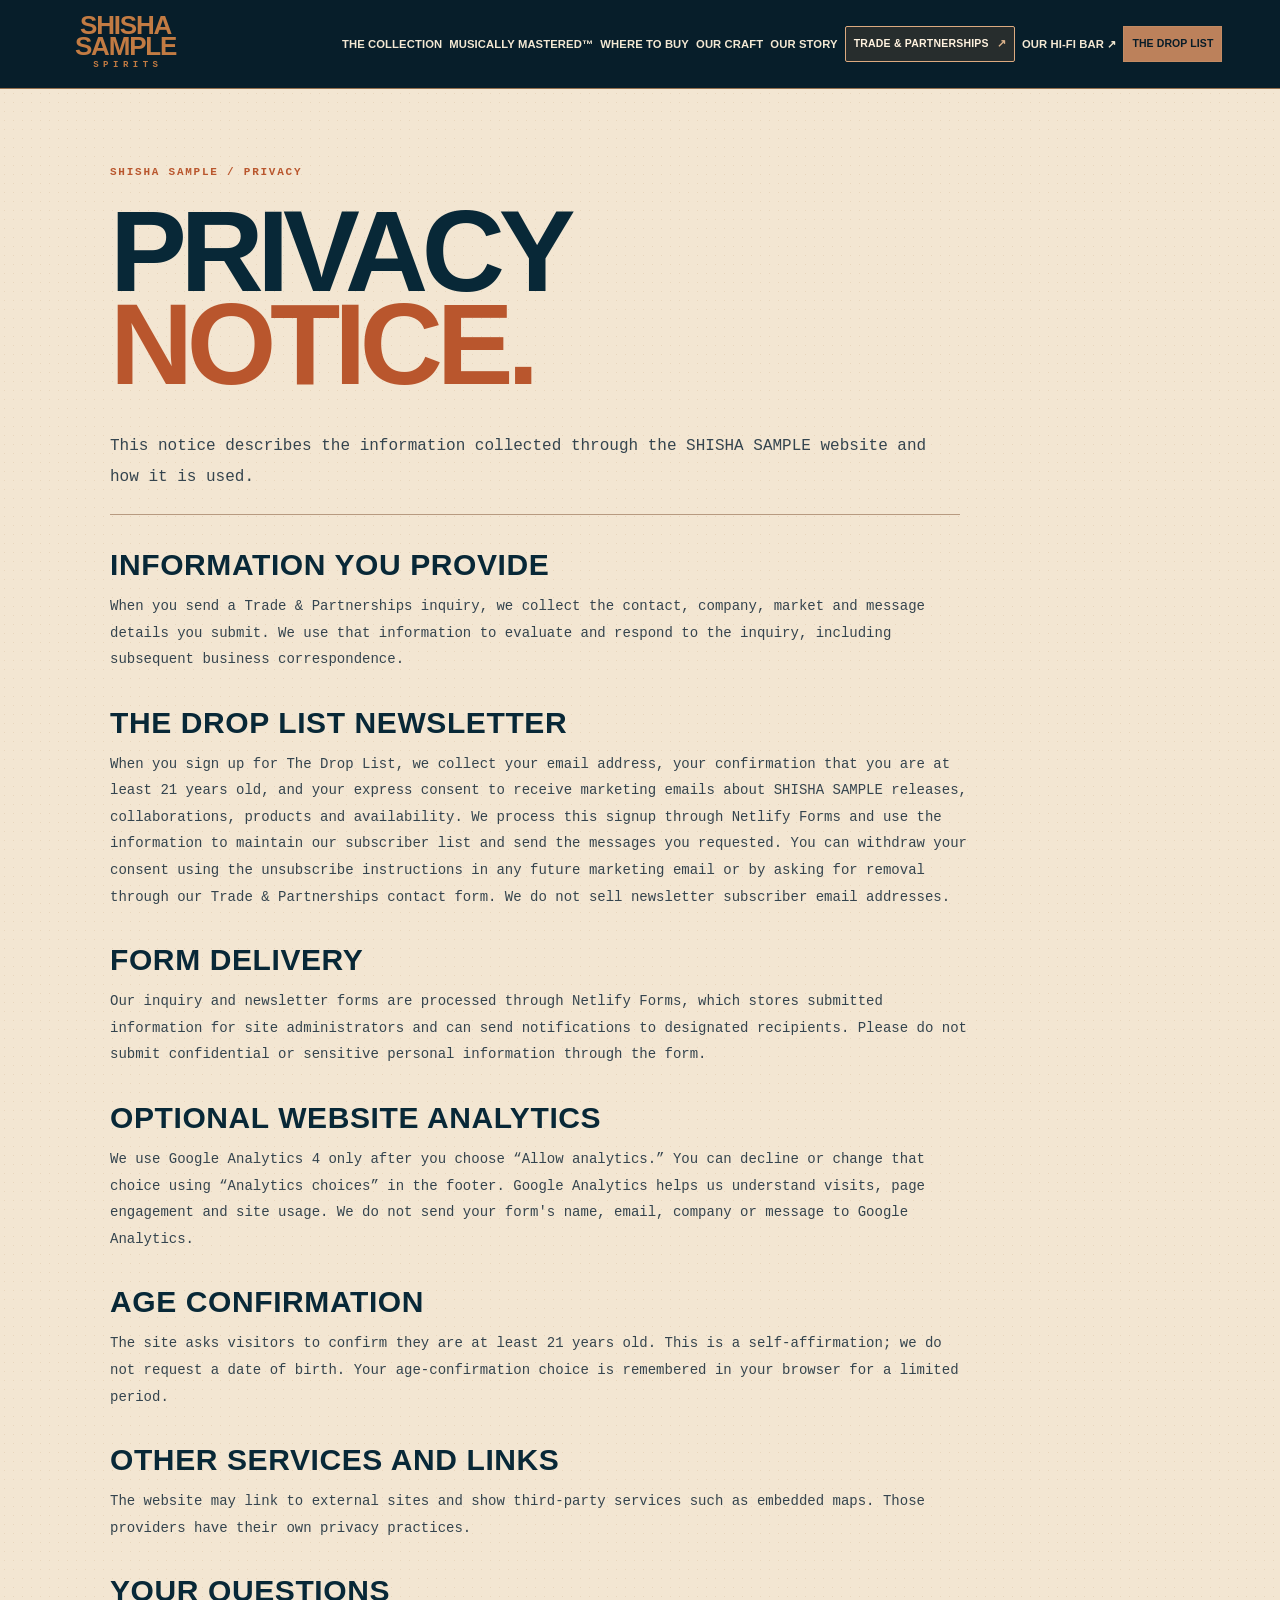
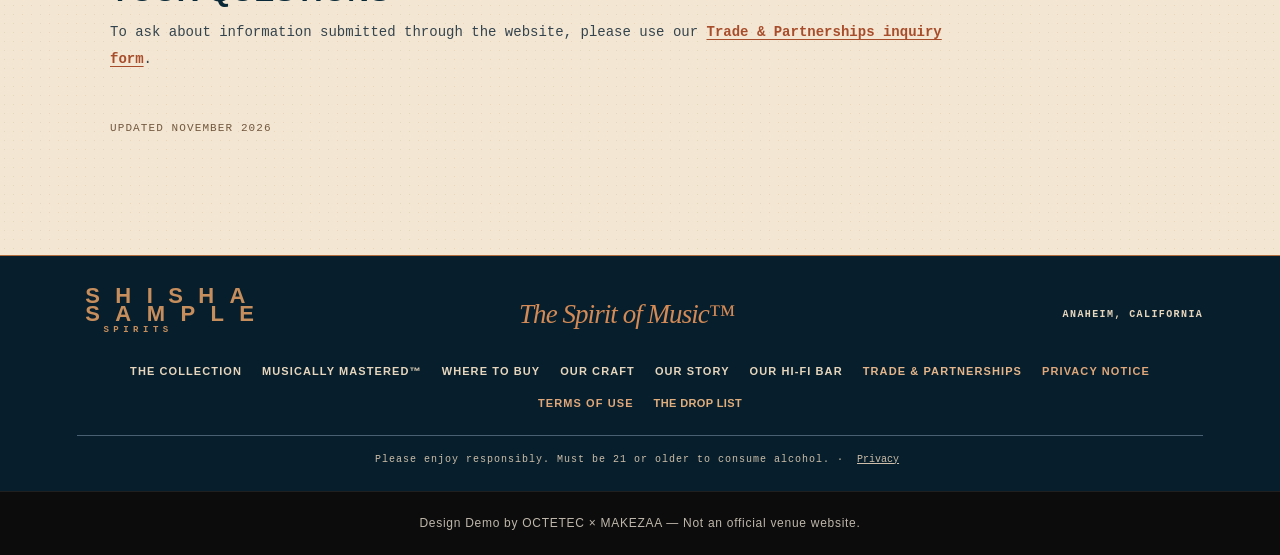
<file: privacy.html>
<!DOCTYPE html>
<html lang="en" class=""><head><meta charset="utf-8"><meta content="width=device-width,initial-scale=1" name="viewport"><meta content="#071f2c" name="theme-color"><title>Privacy Notice | SHISHA SAMPLE — Design Demo</title><meta content="Learn how Stone Groove Spirits handles newsletter signups, partnership inquiries, optional analytics, and website privacy choices." name="description">











<!-- Stone Groove Spirits GA4: privacy-first basic consent mode (no Google tag before consent) -->



<!-- Stone Groove Spirits 21+ self-affirmation: site-wide, 2-hour remember -->








<link rel="stylesheet" href="css/reference-4.css"><link rel="stylesheet" href="css/reference-5.css"><link rel="stylesheet" href="css/reference-6.css"><link rel="stylesheet" href="css/reference-1.css"><link rel="stylesheet" href="css/reference-9.css"><link rel="stylesheet" href="css/reference-2.css"><link rel="stylesheet" href="css/reference-3.css"><link rel="stylesheet" href="css/presentation.css"><script src="js/intro.js" data-design="stonegroove"></script></head><body class="sg-trade-page" data-design="stonegroove"><div class="demo-intro" aria-label="OCTETEC × MAKEZAA — A Premium Web Experience"><div class="intro-lockup"><div>OCTETEC <span>×</span> MAKEZAA</div><p>A Premium Web Experience</p><i></i></div></div>

<a href="#main" class="skip-link">Skip to content</a>
<header class="site-header" id="page-top"><div class="header-brand"><a aria-label="SHISHA SAMPLE home" class="logo-link" href="index.html"><span class="sample-wordmark " aria-label="SHISHA SAMPLE">SHISHA<br>SAMPLE<small>SPIRITS</small></span></a><span class="header-location">ANAHEIM, CA</span></div><div class="sg-menu-control"><input aria-label="Mobile navigation open" class="sg-menu-state" id="sg-menu-state" type="checkbox"><label aria-label="Toggle navigation" class="sg-menu-toggle" for="sg-menu-state"><span>MENU</span><span aria-hidden="true" class="sg-menu-icon">☰</span></label><label aria-hidden="true" class="sg-menu-backdrop" for="sg-menu-state"></label><nav aria-label="Main navigation" class="site-nav sg-menu-nav" id="site-nav"><a href="collection.html">THE COLLECTION</a><a href="musically-mastered.html">MUSICALLY MASTERED™</a><a href="where-to-buy.html">WHERE TO BUY</a><a href="craft.html">OUR CRAFT</a><a href="story.html">OUR STORY</a><a aria-current="page" class="sg-trade-nav-link" href="trade-partnerships.html">TRADE &amp; PARTNERSHIPS</a><a href="#demo-dialog" rel="noopener noreferrer" data-demo-action="OUR HI-FI BAR ↗">OUR HI-FI BAR ↗</a><a class="sgdl-nav-cta" href="#demo-dialog" data-sg-drop-list-open="" data-demo-action="The Drop List">THE DROP LIST</a></nav></div></header>
<main id="main"><section class="trade-privacy-page"><p class="trade-eyebrow">SHISHA SAMPLE / PRIVACY</p><h1>PRIVACY<br><em>NOTICE.</em></h1><p class="trade-privacy-intro">This notice describes the information collected through the SHISHA SAMPLE website and how it is used.</p>
<h2>Information you provide</h2><p>When you send a Trade &amp; Partnerships inquiry, we collect the contact, company, market and message details you submit. We use that information to evaluate and respond to the inquiry, including subsequent business correspondence.</p>
<h2>The Drop List newsletter</h2><p>When you sign up for The Drop List, we collect your email address, your confirmation that you are at least 21 years old, and your express consent to receive marketing emails about SHISHA SAMPLE releases, collaborations, products and availability. We process this signup through Netlify Forms and use the information to maintain our subscriber list and send the messages you requested. You can withdraw your consent using the unsubscribe instructions in any future marketing email or by asking for removal through our Trade &amp; Partnerships contact form. We do not sell newsletter subscriber email addresses.</p>
<h2>Form delivery</h2><p>Our inquiry and newsletter forms are processed through Netlify Forms, which stores submitted information for site administrators and can send notifications to designated recipients. Please do not submit confidential or sensitive personal information through the form.</p>
<h2>Optional website analytics</h2><p>We use Google Analytics 4 only after you choose “Allow analytics.” You can decline or change that choice using “Analytics choices” in the footer. Google Analytics helps us understand visits, page engagement and site usage. We do not send your form's name, email, company or message to Google Analytics.</p>
<h2>Age confirmation</h2><p>The site asks visitors to confirm they are at least 21 years old. This is a self-affirmation; we do not request a date of birth. Your age-confirmation choice is remembered in your browser for a limited period.</p>
<h2>Other services and links</h2><p>The website may link to external sites and show third-party services such as embedded maps. Those providers have their own privacy practices.</p>
<h2>Your questions</h2><p>To ask about information submitted through the website, please use our <a href="trade-partnerships.html">Trade &amp; Partnerships inquiry form</a>.</p>
<p class="trade-privacy-updated">UPDATED NOVEMBER 2026</p></section></main>
<footer class="site-footer"><div class="footer-primary"><a aria-label="SHISHA SAMPLE home" class="footer-logo" href="index.html"><span class="sample-wordmark " aria-label="SHISHA SAMPLE">SHISHA<br>SAMPLE<small>SPIRITS</small></span></a><span class="footer-phrase">The Spirit of Music™</span><span>ANAHEIM, CALIFORNIA</span></div><nav aria-label="Footer navigation"><a href="collection.html">THE COLLECTION</a><a href="musically-mastered.html">MUSICALLY MASTERED™</a><a href="where-to-buy.html">WHERE TO BUY</a><a href="craft.html">OUR CRAFT</a><a href="story.html">OUR STORY</a><a href="#demo-dialog" rel="noopener noreferrer" data-demo-action="OUR HI-FI BAR">OUR HI-FI BAR</a><a class="sg-trade-nav-link" href="trade-partnerships.html">TRADE &amp; PARTNERSHIPS</a><a class="sg-trade-footer-privacy" href="privacy.html">PRIVACY NOTICE</a> <a class="sg-trade-footer-privacy" href="terms-of-use.html">TERMS OF USE</a><a class="sgdl-footer-link" href="#demo-dialog" data-sg-drop-list-open="" data-demo-action="The Drop List">THE DROP LIST</a></nav><p>Please enjoy responsibly. Must be 21 or older to consume alcohol.<span aria-hidden="true" class="sgap-footer-separator"> · </span><button class="sgap-footer-link" data-sg-analytics-preferences="" type="button" data-demo-action="Privacy preferences">Privacy</button></p></footer>

<p class="demo-credit">Design Demo by OCTETEC × MAKEZAA — Not an official venue website.</p><dialog id="demo-dialog" class="demo-dialog" aria-labelledby="dialog-title"><button type="button" class="dialog-close" aria-label="Close dialog">×</button><div class="dialog-body"></div></dialog><dialog id="gallery-dialog" class="gallery-dialog" aria-label="Image gallery"><button type="button" class="gallery-close" aria-label="Close gallery">×</button><button type="button" class="gallery-prev" aria-label="Previous image">‹</button><figure><img alt=""><figcaption></figcaption></figure><button type="button" class="gallery-next" aria-label="Next image">›</button></dialog><script src="js/site.js" defer=""></script></body></html>
</file>
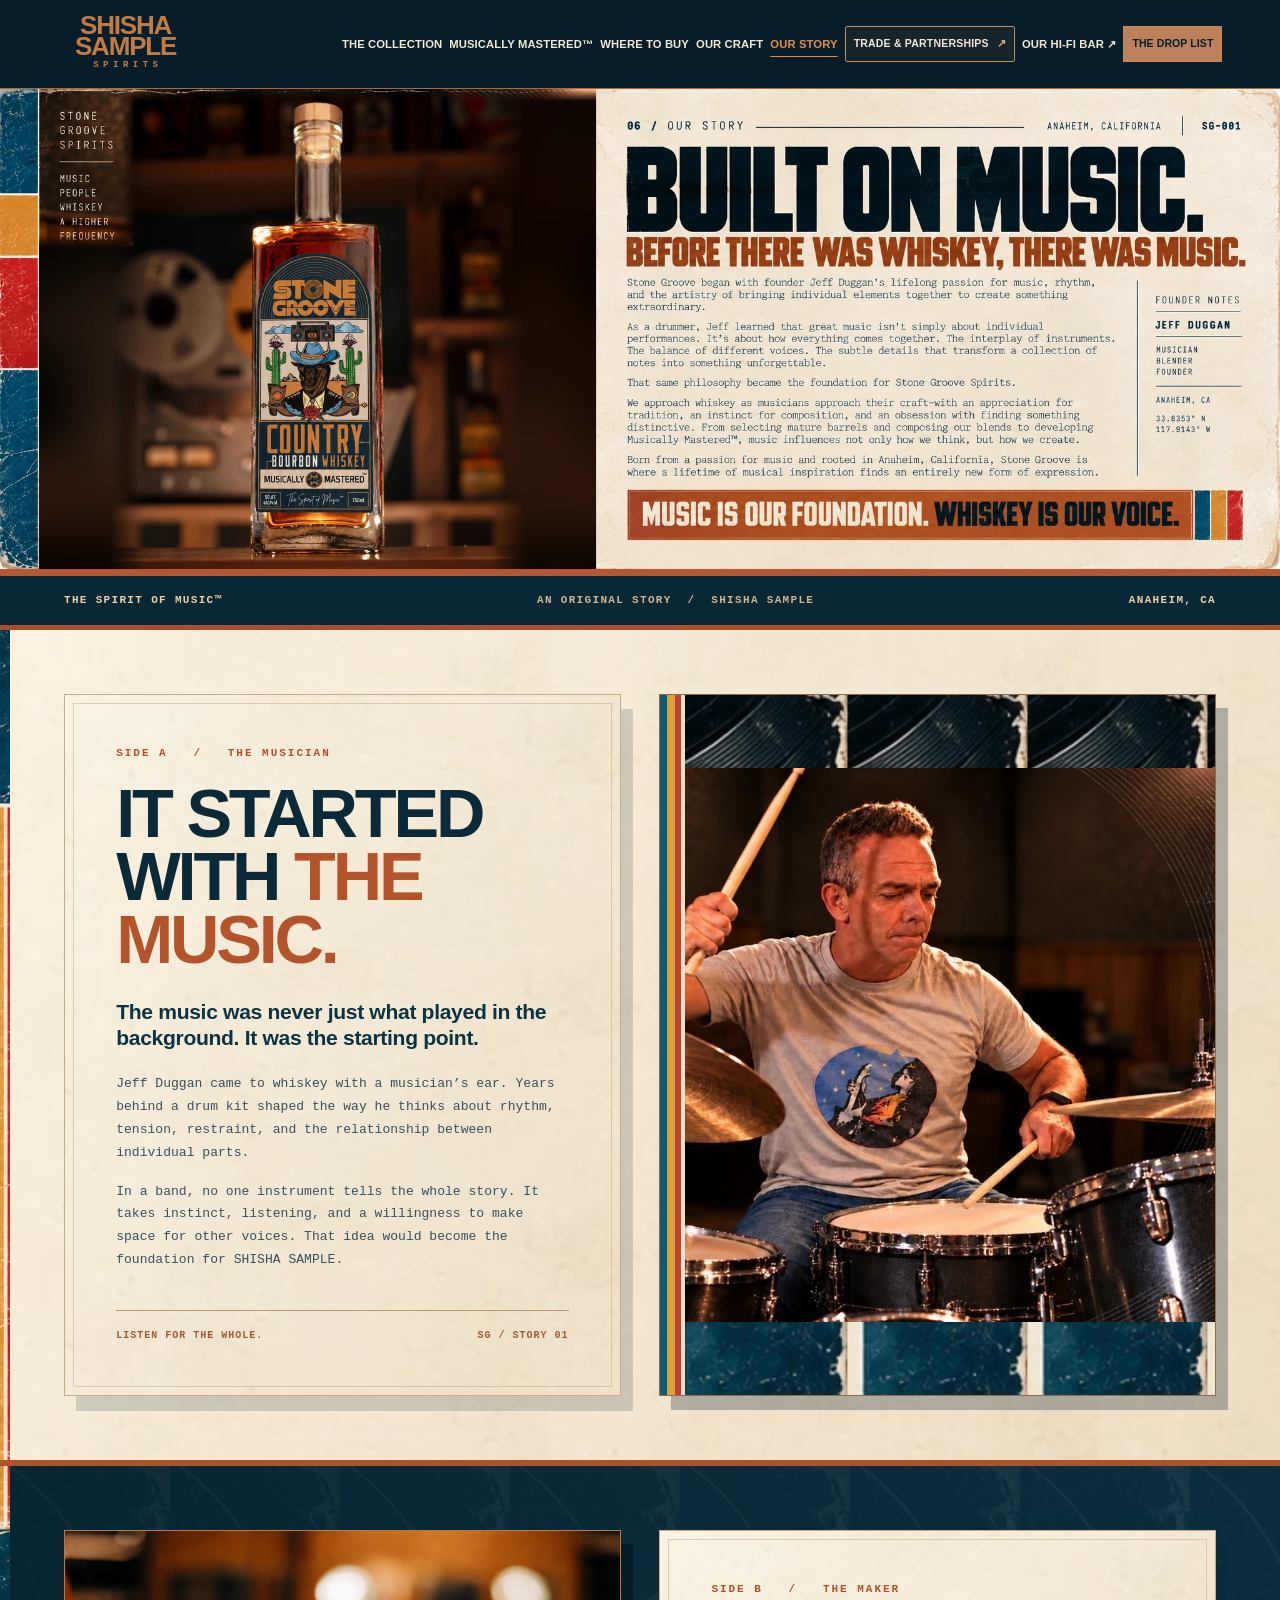
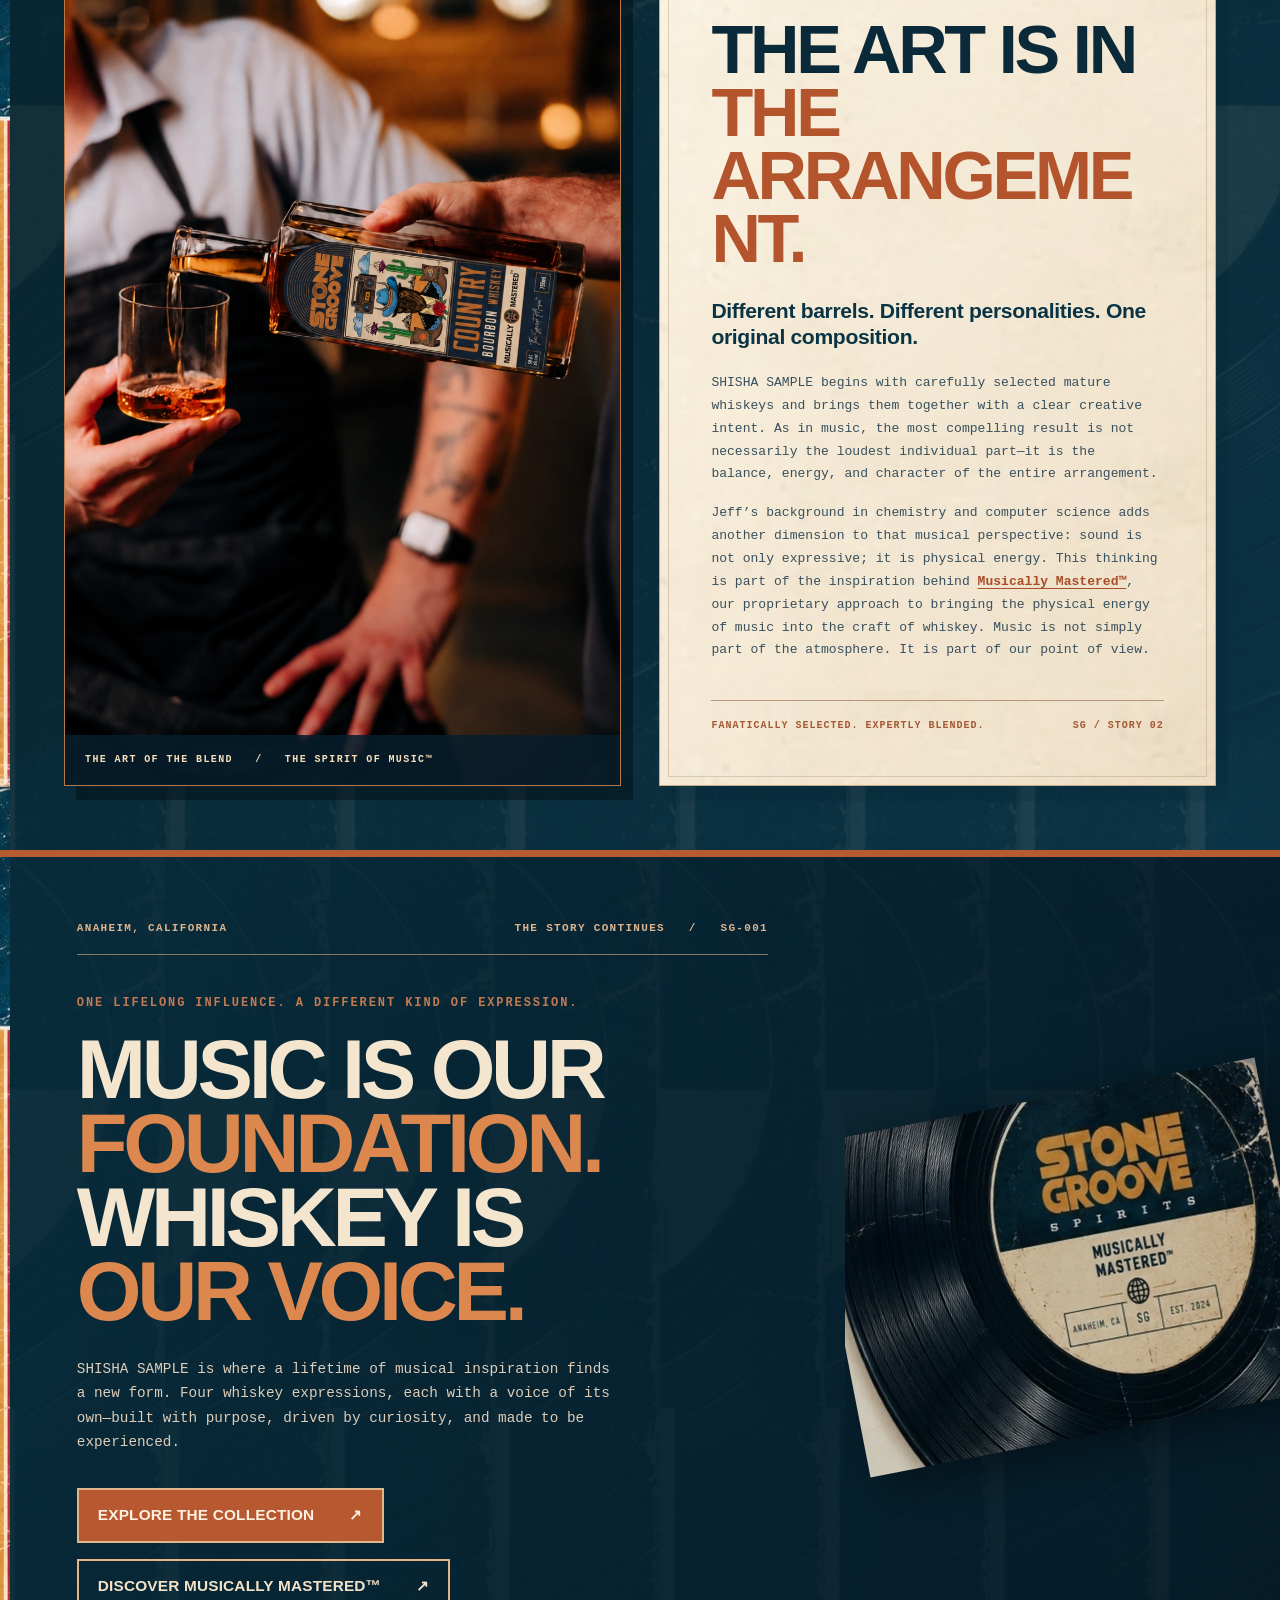
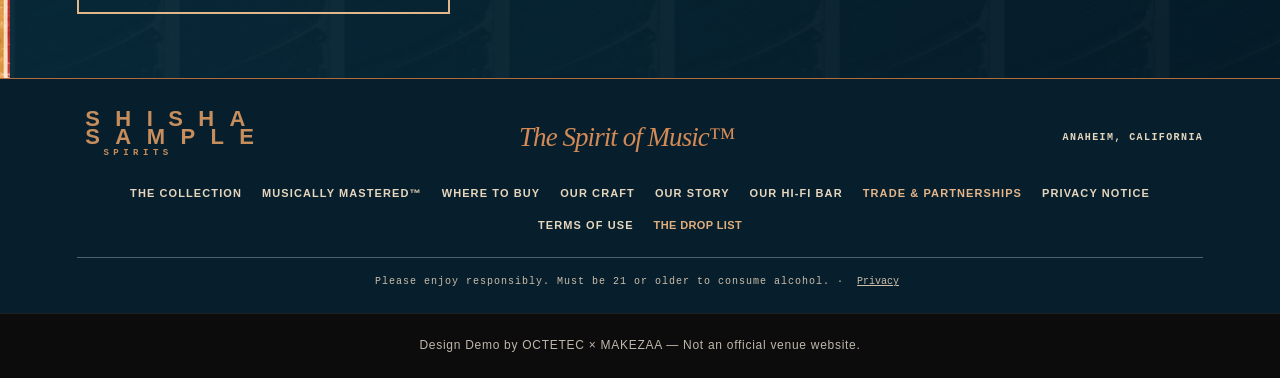
<file: story.html>
<!DOCTYPE html>
<html lang="en" class=""><head>
<meta charset="utf-8">
<meta content="width=device-width,initial-scale=1" name="viewport">
<meta content="#071f2c" name="theme-color">
<title>Our Story — Built on Music | SHISHA SAMPLE — Design Demo</title>
<meta content="Meet founder Jeff Duggan and discover how a lifelong relationship with music inspired Stone Groove Spirits—fanatically selected, expertly blended, Musically Mastered™ whiskey from Anaheim, California." name="description">

















<!-- Stone Groove Spirits GA4: privacy-first basic consent mode (no Google tag before consent) -->



<!-- Stone Groove Spirits 21+ self-affirmation: site-wide, 2-hour remember -->







<link rel="stylesheet" href="css/reference-1.css"><link rel="stylesheet" href="css/reference-2.css"><link rel="stylesheet" href="css/reference-3.css"><link rel="stylesheet" href="css/story.css"><link rel="stylesheet" href="css/presentation.css"><script src="js/intro.js" data-design="stonegroove"></script></head>
<body data-design="stonegroove"><div class="demo-intro" aria-label="OCTETEC × MAKEZAA — A Premium Web Experience"><div class="intro-lockup"><div>OCTETEC <span>×</span> MAKEZAA</div><p>A Premium Web Experience</p><i></i></div></div>


<a class="skip-link" href="#main">Skip to content</a>
<header class="site-header" id="page-top"><div class="header-brand"><a aria-label="SHISHA SAMPLE home" class="logo-link" href="index.html"><span class="sample-wordmark " aria-label="SHISHA SAMPLE">SHISHA<br>SAMPLE<small>SPIRITS</small></span></a><span class="header-location">ANAHEIM, CA</span></div><div class="sg-menu-control"><input aria-label="Mobile navigation open" class="sg-menu-state" id="sg-menu-state" type="checkbox"><label aria-label="Toggle navigation" class="sg-menu-toggle" for="sg-menu-state"><span>MENU</span><span aria-hidden="true" class="sg-menu-icon">☰</span></label><label aria-hidden="true" class="sg-menu-backdrop" for="sg-menu-state"></label><nav aria-label="Main navigation" class="site-nav sg-menu-nav" id="site-nav"><a href="collection.html">THE COLLECTION</a><a href="musically-mastered.html">MUSICALLY MASTERED™</a><a href="where-to-buy.html">WHERE TO BUY</a><a href="craft.html">OUR CRAFT</a><a aria-current="page" href="#main">OUR STORY</a><a class="sg-trade-nav-link" href="trade-partnerships.html">TRADE &amp; PARTNERSHIPS</a><a href="#demo-dialog" rel="noopener noreferrer" data-demo-action="OUR HI-FI BAR ↗">OUR HI-FI BAR ↗</a><a class="sgdl-nav-cta" href="#demo-dialog" data-sg-drop-list-open="" data-demo-action="The Drop List">THE DROP LIST</a></nav></div></header>
<main class="sgst-main" id="main">
<section aria-labelledby="sgst-hero-title" class="sgst-hero">
<div class="sgst-desktop-art">
<img alt="SHISHA SAMPLE Country Bourbon bottle with original brand artwork beside the Built on Music founder story" decoding="async" fetchpriority="high" src="assets/images/355c79f868-story-original-art-4ce1dda6963f.webp" width="2048" height="768">
</div>
<div class="sgst-mobile-art">
<div class="sgst-mobile-photo"><img alt="SHISHA SAMPLE Country Bourbon bottle photographed in a warm listening room" fetchpriority="high" src="assets/images/33ef6285dc-story-original-photo-3c8d8a1b4ba9-v6.webp" width="1024" height="1535"></div>
<div class="sgst-mobile-copy">
<div class="sgst-overline"><span>01 / OUR STORY</span><span>ANAHEIM, CALIFORNIA</span></div>
<h1 id="sgst-hero-title">BUILT ON <em>MUSIC.</em></h1>
<p class="sgst-deck">BEFORE THERE WAS WHISKEY, THERE WAS MUSIC.</p>
<p>SHISHA SAMPLE began with founder Jeff Duggan’s lifelong passion for music, rhythm, and the art of bringing distinct voices together to create something extraordinary.</p>
<p>As a drummer, Jeff learned that the magic of a great performance lives in the interplay—in what each musician brings, and in how the parts become a whole.</p>
<div class="sgst-mobile-signature">MUSICIAN &nbsp;/&nbsp; BLENDER &nbsp;/&nbsp; FOUNDER <strong>JEFF DUGGAN</strong></div>
</div>
</div>
<h1 class="sgst-sr">Built on Music. Before there was whiskey, there was music.</h1>
</section>
<div class="sgst-transit"><span>THE SPIRIT OF MUSIC™</span><span>AN ORIGINAL STORY &nbsp;/&nbsp; SHISHA SAMPLE</span><span>ANAHEIM, CA</span></div>
<section aria-labelledby="sgst-first-head" class="sgst-chapter sgst-chapter-one">
<div class="sgst-chapter-copy sgst-paper">
<div class="sgst-kicker">SIDE A &nbsp; / &nbsp; THE MUSICIAN</div>
<h2 id="sgst-first-head">IT STARTED<br>WITH <em>THE MUSIC.</em></h2>
<p class="sgst-lead">The music was never just what played in the background. It was the starting point.</p>
<p>Jeff Duggan came to whiskey with a musician’s ear. Years behind a drum kit shaped the way he thinks about rhythm, tension, restraint, and the relationship between individual parts.</p>
<p>In a band, no one instrument tells the whole story. It takes instinct, listening, and a willingness to make space for other voices. That idea would become the foundation for SHISHA SAMPLE.</p>
<div class="sgst-bottom-note"><span>LISTEN FOR THE WHOLE.</span><span>SG / STORY 01</span></div>
</div>
<figure class="sgst-chapter-photo sgst-founder-feature">
<img alt="SHISHA SAMPLE founder Jeff Duggan playing drums" decoding="async" loading="eager" width="735" height="734" src="assets/images/68ed918bcb-story-original-art-e4a1fcbe5db3.webp">
</figure>
</section>
<section aria-labelledby="sgst-second-head" class="sgst-chapter sgst-chapter-two">
<figure class="sgst-pour"><img alt="A glass of SHISHA SAMPLE Country Bourbon being poured" loading="eager" src="assets/images/4d5e10914a-story-original-photo-f406b3a9ef18-v6.webp" width="1024" height="1536"><figcaption>THE ART OF THE BLEND &nbsp; / &nbsp; THE SPIRIT OF MUSIC™</figcaption></figure>
<div class="sgst-chapter-copy sgst-paper">
<div class="sgst-kicker">SIDE B &nbsp; / &nbsp; THE MAKER</div>
<h2 id="sgst-second-head">THE ART IS IN<br><em>THE ARRANGEMENT.</em></h2>
<p class="sgst-lead">Different barrels. Different personalities. One original composition.</p>
<p>SHISHA SAMPLE begins with carefully selected mature whiskeys and brings them together with a clear creative intent. As in music, the most compelling result is not necessarily the loudest individual part—it is the balance, energy, and character of the entire arrangement.</p>
<p>Jeff’s background in chemistry and computer science adds another dimension to that musical perspective: sound is not only expressive; it is physical energy. This thinking is part of the inspiration behind <a href="musically-mastered.html">Musically Mastered™</a>, our proprietary approach to bringing the physical energy of music into the craft of whiskey. Music is not simply part of the atmosphere. It is part of our point of view.</p>
<div class="sgst-bottom-note"><span>FANATICALLY SELECTED. EXPERTLY BLENDED.</span><span>SG / STORY 02</span></div>
</div>
</section>
<section aria-labelledby="sgst-finale-head" class="sgst-finale">
<div class="sgst-finale-inner">
<div class="sgst-finale-top"><span>ANAHEIM, CALIFORNIA</span><span>THE STORY CONTINUES &nbsp; / &nbsp; SG-001</span></div>
<p class="sgst-finale-pre">ONE LIFELONG INFLUENCE. A DIFFERENT KIND OF EXPRESSION.</p>
<h2 id="sgst-finale-head">MUSIC IS OUR<br><em>FOUNDATION.</em><br>WHISKEY IS<br><em>OUR VOICE.</em></h2>
<p class="sgst-finale-body">SHISHA SAMPLE is where a lifetime of musical inspiration finds a new form. Four whiskey expressions, each with a voice of its own—built with purpose, driven by curiosity, and made to be experienced.</p>
<div class="sgst-actions"><a class="sgst-btn sgst-btn-main" href="collection.html">EXPLORE THE COLLECTION <span aria-hidden="true">↗</span></a><a class="sgst-btn sgst-btn-line" href="musically-mastered.html">DISCOVER MUSICALLY MASTERED™ <span aria-hidden="true">↗</span></a></div>
</div>
<div aria-hidden="true" class="sgst-finale-art"><img alt="" src="assets/images/5101e39078-collection-v5-original-vinyl-mobile.webp" width="552" height="339"></div>
</section>
</main>
<footer class="site-footer"><div class="footer-primary"><a aria-label="SHISHA SAMPLE home" class="footer-logo" href="index.html"><span class="sample-wordmark " aria-label="SHISHA SAMPLE">SHISHA<br>SAMPLE<small>SPIRITS</small></span></a><span class="footer-phrase">The Spirit of Music™</span><span>ANAHEIM, CALIFORNIA</span></div><nav aria-label="Footer navigation"><a href="collection.html">THE COLLECTION</a><a href="musically-mastered.html">MUSICALLY MASTERED™</a><a href="where-to-buy.html">WHERE TO BUY</a><a href="craft.html">OUR CRAFT</a><a href="#main">OUR STORY</a><a href="#demo-dialog" rel="noopener noreferrer" data-demo-action="OUR HI-FI BAR">OUR HI-FI BAR</a><a class="sg-trade-nav-link" href="trade-partnerships.html">TRADE &amp; PARTNERSHIPS</a><a class="sg-trade-footer-privacy" href="privacy.html">PRIVACY NOTICE</a> <a class="sg-trade-footer-privacy" href="terms-of-use.html">TERMS OF USE</a><a class="sgdl-footer-link" href="#demo-dialog" data-sg-drop-list-open="" data-demo-action="The Drop List">THE DROP LIST</a></nav><p>Please enjoy responsibly. Must be 21 or older to consume alcohol.<span class="sgap-footer-separator" aria-hidden="true"> · </span><button type="button" class="sgap-footer-link" data-sg-analytics-preferences="" data-demo-action="Privacy preferences">Privacy</button></p></footer>
<p class="demo-credit">Design Demo by OCTETEC × MAKEZAA — Not an official venue website.</p><dialog id="demo-dialog" class="demo-dialog" aria-labelledby="dialog-title"><button type="button" class="dialog-close" aria-label="Close dialog">×</button><div class="dialog-body"></div></dialog><dialog id="gallery-dialog" class="gallery-dialog" aria-label="Image gallery"><button type="button" class="gallery-close" aria-label="Close gallery">×</button><button type="button" class="gallery-prev" aria-label="Previous image">‹</button><figure><img alt=""><figcaption></figcaption></figure><button type="button" class="gallery-next" aria-label="Next image">›</button></dialog><script src="js/site.js" defer=""></script></body></html>
</file>
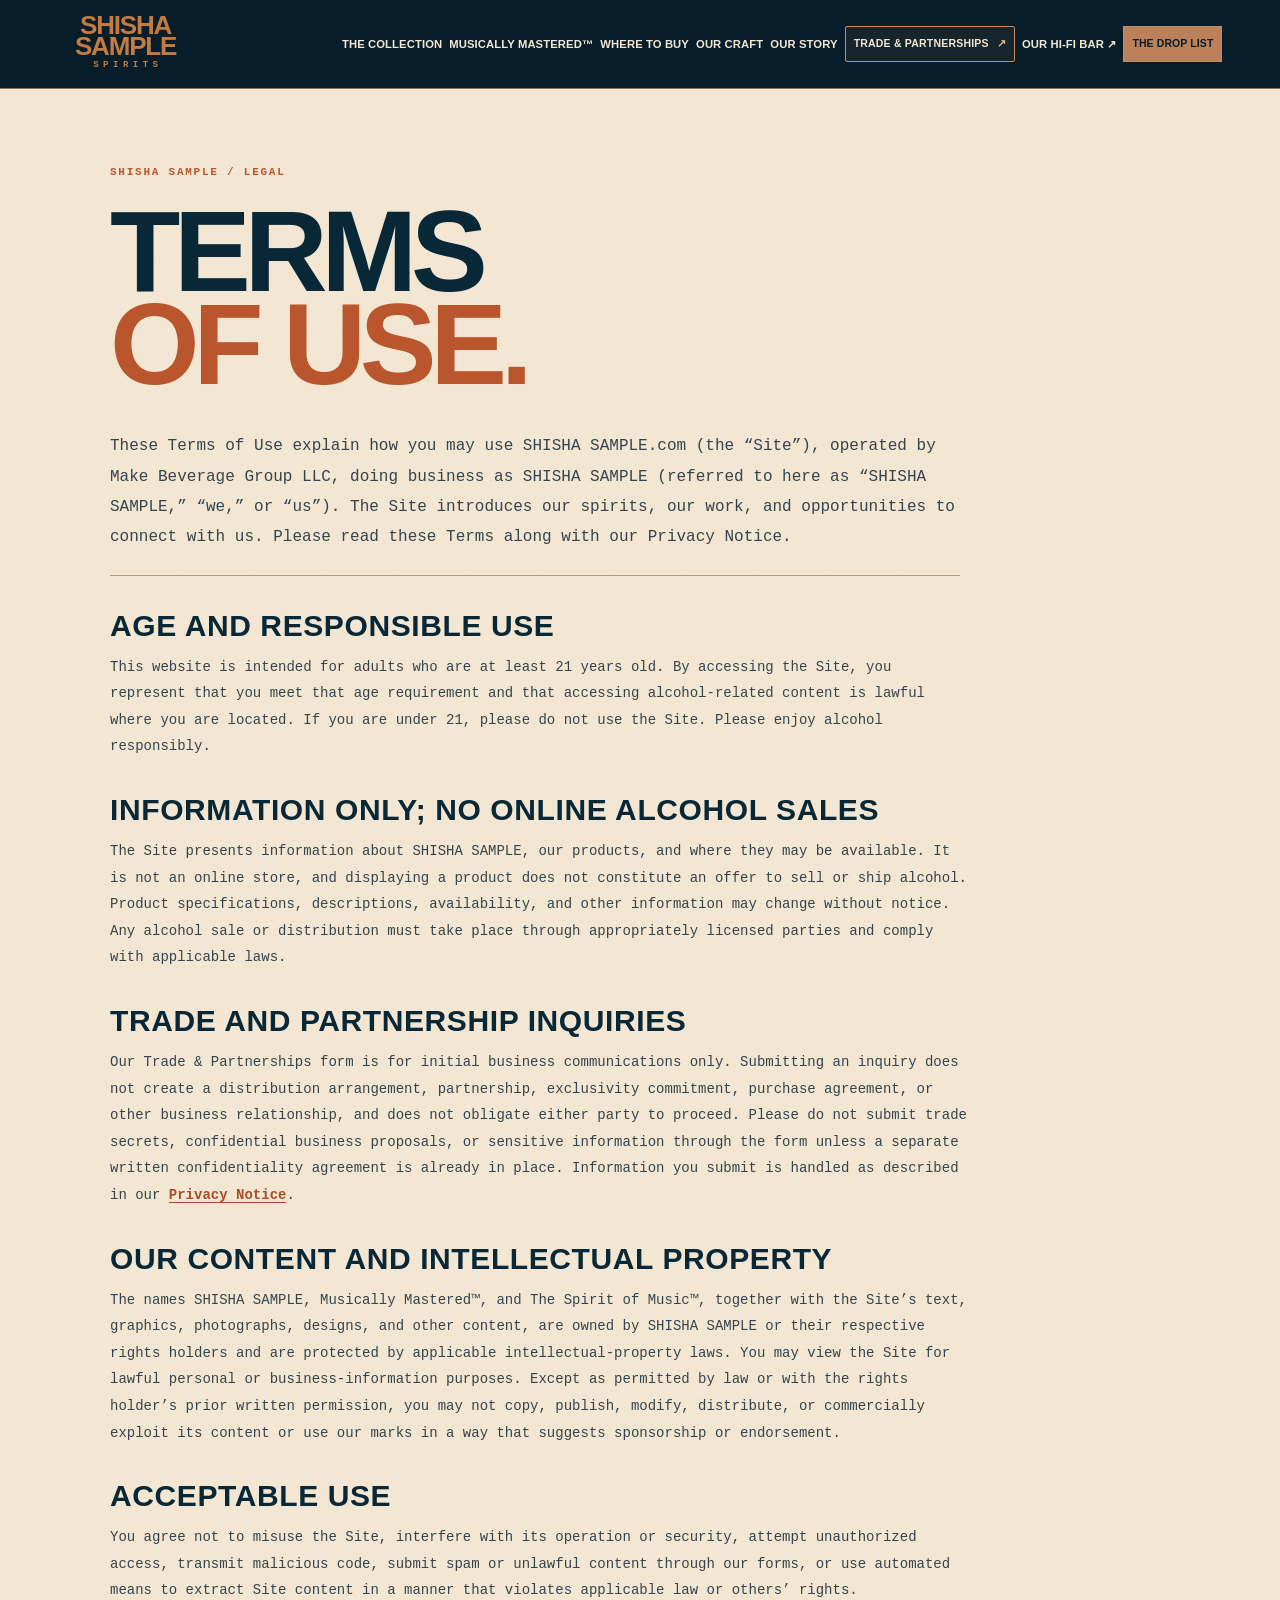
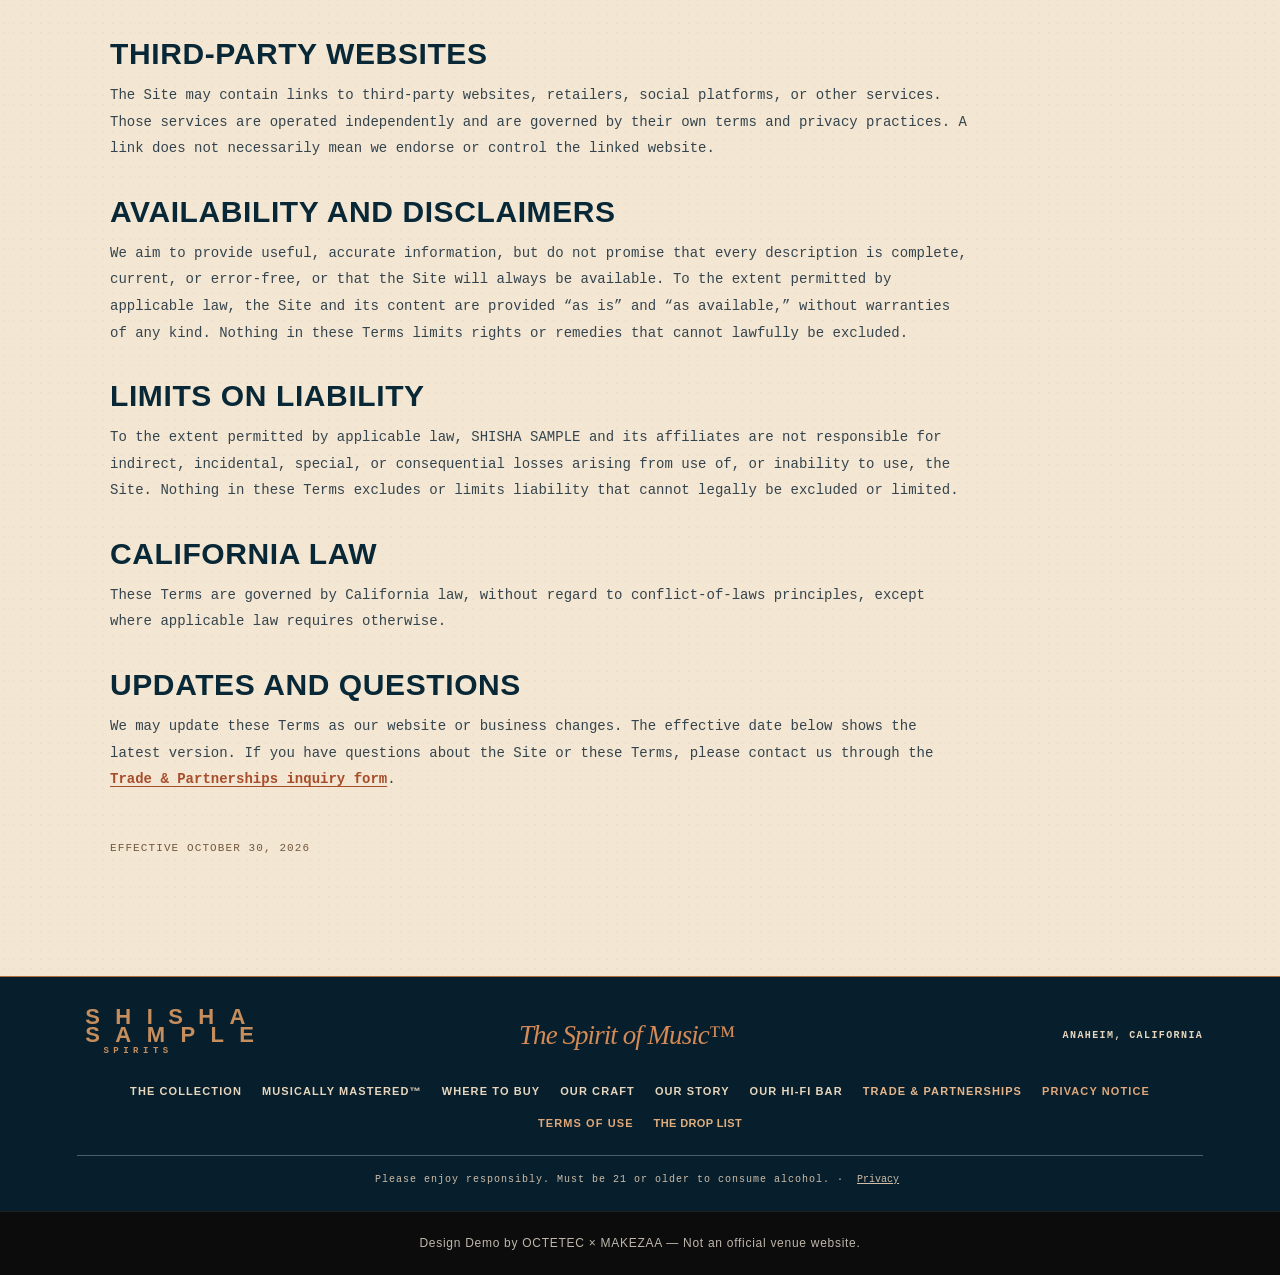
<file: terms-of-use.html>
<!DOCTYPE html>
<html lang="en" class=""><head><meta charset="utf-8"><meta content="width=device-width,initial-scale=1" name="viewport"><meta content="#071f2c" name="theme-color"><title>Terms of Use | SHISHA SAMPLE — Design Demo</title><meta content="Read the Stone Groove Spirits website Terms of Use, including age requirements, intellectual property, trade inquiries, and legal notices." name="description">











<!-- Stone Groove Spirits GA4: privacy-first basic consent mode (no Google tag before consent) -->



<!-- Stone Groove Spirits 21+ self-affirmation: site-wide, 2-hour remember -->








<link rel="stylesheet" href="css/reference-4.css"><link rel="stylesheet" href="css/reference-5.css"><link rel="stylesheet" href="css/reference-6.css"><link rel="stylesheet" href="css/reference-1.css"><link rel="stylesheet" href="css/reference-9.css"><link rel="stylesheet" href="css/reference-2.css"><link rel="stylesheet" href="css/reference-3.css"><link rel="stylesheet" href="css/presentation.css"><script src="js/intro.js" data-design="stonegroove"></script></head><body class="sg-trade-page" data-design="stonegroove"><div class="demo-intro" aria-label="OCTETEC × MAKEZAA — A Premium Web Experience"><div class="intro-lockup"><div>OCTETEC <span>×</span> MAKEZAA</div><p>A Premium Web Experience</p><i></i></div></div>

<a href="#main" class="skip-link">Skip to content</a>
<header class="site-header" id="page-top"><div class="header-brand"><a aria-label="SHISHA SAMPLE home" class="logo-link" href="index.html"><span class="sample-wordmark " aria-label="SHISHA SAMPLE">SHISHA<br>SAMPLE<small>SPIRITS</small></span></a><span class="header-location">ANAHEIM, CA</span></div><div class="sg-menu-control"><input aria-label="Mobile navigation open" class="sg-menu-state" id="sg-menu-state" type="checkbox"><label aria-label="Toggle navigation" class="sg-menu-toggle" for="sg-menu-state"><span>MENU</span><span aria-hidden="true" class="sg-menu-icon">☰</span></label><label aria-hidden="true" class="sg-menu-backdrop" for="sg-menu-state"></label><nav aria-label="Main navigation" class="site-nav sg-menu-nav" id="site-nav"><a href="collection.html">THE COLLECTION</a><a href="musically-mastered.html">MUSICALLY MASTERED™</a><a href="where-to-buy.html">WHERE TO BUY</a><a href="craft.html">OUR CRAFT</a><a href="story.html">OUR STORY</a><a class="sg-trade-nav-link" href="trade-partnerships.html">TRADE &amp; PARTNERSHIPS</a><a href="#demo-dialog" rel="noopener noreferrer" data-demo-action="OUR HI-FI BAR ↗">OUR HI-FI BAR ↗</a><a class="sgdl-nav-cta" href="#demo-dialog" data-sg-drop-list-open="" data-demo-action="The Drop List">THE DROP LIST</a></nav></div></header>
<main id="main"><section class="trade-privacy-page" aria-labelledby="terms-heading">
<p class="trade-eyebrow">SHISHA SAMPLE / LEGAL</p>
<h1 id="terms-heading">TERMS<br><em>OF USE.</em></h1>
<p class="trade-privacy-intro">These Terms of Use explain how you may use SHISHA SAMPLE.com (the “Site”), operated by Make Beverage Group LLC, doing business as SHISHA SAMPLE (referred to here as “SHISHA SAMPLE,” “we,” or “us”). The Site introduces our spirits, our work, and opportunities to connect with us. Please read these Terms along with our Privacy Notice.</p>
<h2>Age and responsible use</h2><p>This website is intended for adults who are at least 21 years old. By accessing the Site, you represent that you meet that age requirement and that accessing alcohol-related content is lawful where you are located. If you are under 21, please do not use the Site. Please enjoy alcohol responsibly.</p>
<h2>Information only; no online alcohol sales</h2><p>The Site presents information about SHISHA SAMPLE, our products, and where they may be available. It is not an online store, and displaying a product does not constitute an offer to sell or ship alcohol. Product specifications, descriptions, availability, and other information may change without notice. Any alcohol sale or distribution must take place through appropriately licensed parties and comply with applicable laws.</p>
<h2>Trade and partnership inquiries</h2><p>Our Trade &amp; Partnerships form is for initial business communications only. Submitting an inquiry does not create a distribution arrangement, partnership, exclusivity commitment, purchase agreement, or other business relationship, and does not obligate either party to proceed. Please do not submit trade secrets, confidential business proposals, or sensitive information through the form unless a separate written confidentiality agreement is already in place. Information you submit is handled as described in our <a href="privacy.html">Privacy Notice</a>.</p>
<h2>Our content and intellectual property</h2><p>The names SHISHA SAMPLE, Musically Mastered™, and The Spirit of Music™, together with the Site’s text, graphics, photographs, designs, and other content, are owned by SHISHA SAMPLE or their respective rights holders and are protected by applicable intellectual-property laws. You may view the Site for lawful personal or business-information purposes. Except as permitted by law or with the rights holder’s prior written permission, you may not copy, publish, modify, distribute, or commercially exploit its content or use our marks in a way that suggests sponsorship or endorsement.</p>
<h2>Acceptable use</h2><p>You agree not to misuse the Site, interfere with its operation or security, attempt unauthorized access, transmit malicious code, submit spam or unlawful content through our forms, or use automated means to extract Site content in a manner that violates applicable law or others’ rights.</p>
<h2>Third-party websites</h2><p>The Site may contain links to third-party websites, retailers, social platforms, or other services. Those services are operated independently and are governed by their own terms and privacy practices. A link does not necessarily mean we endorse or control the linked website.</p>
<h2>Availability and disclaimers</h2><p>We aim to provide useful, accurate information, but do not promise that every description is complete, current, or error-free, or that the Site will always be available. To the extent permitted by applicable law, the Site and its content are provided “as is” and “as available,” without warranties of any kind. Nothing in these Terms limits rights or remedies that cannot lawfully be excluded.</p>
<h2>Limits on liability</h2><p>To the extent permitted by applicable law, SHISHA SAMPLE and its affiliates are not responsible for indirect, incidental, special, or consequential losses arising from use of, or inability to use, the Site. Nothing in these Terms excludes or limits liability that cannot legally be excluded or limited.</p>
<h2>California law</h2><p>These Terms are governed by California law, without regard to conflict-of-laws principles, except where applicable law requires otherwise.</p>
<h2>Updates and questions</h2><p>We may update these Terms as our website or business changes. The effective date below shows the latest version. If you have questions about the Site or these Terms, please contact us through the <a href="trade-partnerships.html">Trade &amp; Partnerships inquiry form</a>.</p>
<p class="trade-privacy-updated">EFFECTIVE OCTOBER 30, 2026</p>
</section></main>
<footer class="site-footer"><div class="footer-primary"><a aria-label="SHISHA SAMPLE home" class="footer-logo" href="index.html"><span class="sample-wordmark " aria-label="SHISHA SAMPLE">SHISHA<br>SAMPLE<small>SPIRITS</small></span></a><span class="footer-phrase">The Spirit of Music™</span><span>ANAHEIM, CALIFORNIA</span></div><nav aria-label="Footer navigation"><a href="collection.html">THE COLLECTION</a><a href="musically-mastered.html">MUSICALLY MASTERED™</a><a href="where-to-buy.html">WHERE TO BUY</a><a href="craft.html">OUR CRAFT</a><a href="story.html">OUR STORY</a><a href="#demo-dialog" rel="noopener noreferrer" data-demo-action="OUR HI-FI BAR">OUR HI-FI BAR</a><a class="sg-trade-nav-link" href="trade-partnerships.html">TRADE &amp; PARTNERSHIPS</a><a class="sg-trade-footer-privacy" href="privacy.html">PRIVACY NOTICE</a> <a class="sg-trade-footer-privacy" href="terms-of-use.html">TERMS OF USE</a><a class="sgdl-footer-link" href="#demo-dialog" data-sg-drop-list-open="" data-demo-action="The Drop List">THE DROP LIST</a></nav><p>Please enjoy responsibly. Must be 21 or older to consume alcohol.<span aria-hidden="true" class="sgap-footer-separator"> · </span><button class="sgap-footer-link" data-sg-analytics-preferences="" type="button" data-demo-action="Privacy preferences">Privacy</button></p></footer>

<p class="demo-credit">Design Demo by OCTETEC × MAKEZAA — Not an official venue website.</p><dialog id="demo-dialog" class="demo-dialog" aria-labelledby="dialog-title"><button type="button" class="dialog-close" aria-label="Close dialog">×</button><div class="dialog-body"></div></dialog><dialog id="gallery-dialog" class="gallery-dialog" aria-label="Image gallery"><button type="button" class="gallery-close" aria-label="Close gallery">×</button><button type="button" class="gallery-prev" aria-label="Previous image">‹</button><figure><img alt=""><figcaption></figcaption></figure><button type="button" class="gallery-next" aria-label="Next image">›</button></dialog><script src="js/site.js" defer=""></script></body></html>
</file>
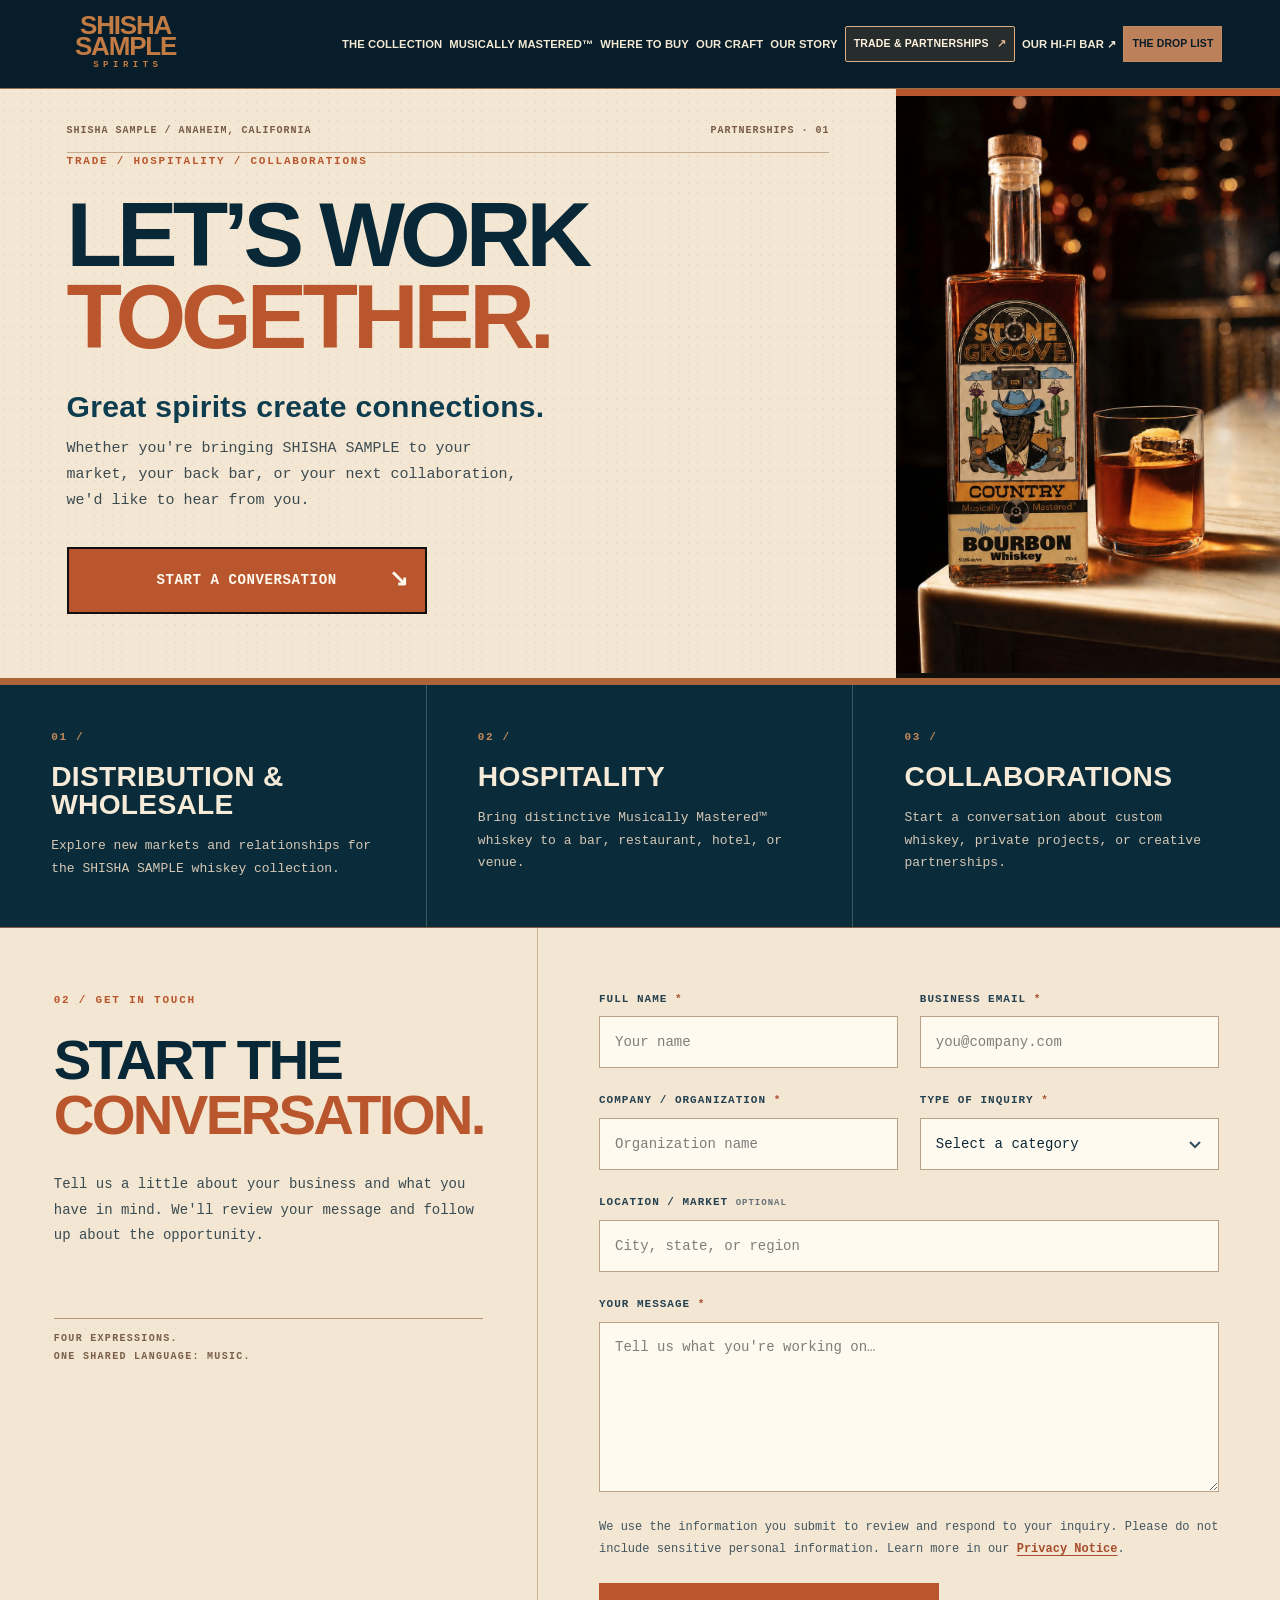
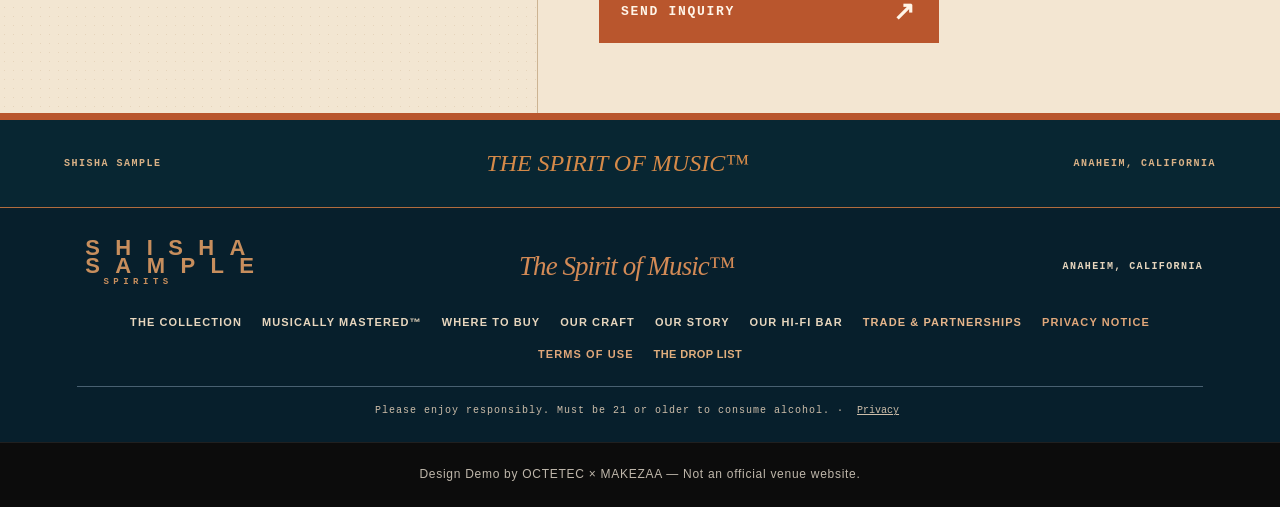
<file: trade-partnerships.html>
<!DOCTYPE html>
<html lang="en" class=""><head><meta charset="utf-8"><meta content="width=device-width,initial-scale=1" name="viewport"><meta content="#071f2c" name="theme-color"><title>Trade &amp; Partnerships | SHISHA SAMPLE — Design Demo</title><meta content="Connect with Stone Groove Spirits for distribution, wholesale, hospitality, custom whiskey collaborations, and media inquiries." name="description">











<!-- Stone Groove Spirits GA4: privacy-first basic consent mode (no Google tag before consent) -->



<!-- Stone Groove Spirits 21+ self-affirmation: site-wide, 2-hour remember -->








<link rel="stylesheet" href="css/reference-4.css"><link rel="stylesheet" href="css/reference-5.css"><link rel="stylesheet" href="css/reference-6.css"><link rel="stylesheet" href="css/reference-1.css"><link rel="stylesheet" href="css/reference-9.css"><link rel="stylesheet" href="css/reference-2.css"><link rel="stylesheet" href="css/reference-3.css"><link rel="stylesheet" href="css/presentation.css"><script src="js/intro.js" data-design="stonegroove"></script></head><body class="sg-trade-page" data-design="stonegroove"><div class="demo-intro" aria-label="OCTETEC × MAKEZAA — A Premium Web Experience"><div class="intro-lockup"><div>OCTETEC <span>×</span> MAKEZAA</div><p>A Premium Web Experience</p><i></i></div></div>

<a href="#main" class="skip-link">Skip to content</a>
<header class="site-header" id="page-top"><div class="header-brand"><a aria-label="SHISHA SAMPLE home" class="logo-link" href="index.html"><span class="sample-wordmark " aria-label="SHISHA SAMPLE">SHISHA<br>SAMPLE<small>SPIRITS</small></span></a><span class="header-location">ANAHEIM, CA</span></div><div class="sg-menu-control"><input aria-label="Mobile navigation open" class="sg-menu-state" id="sg-menu-state" type="checkbox"><label aria-label="Toggle navigation" class="sg-menu-toggle" for="sg-menu-state"><span>MENU</span><span aria-hidden="true" class="sg-menu-icon">☰</span></label><label aria-hidden="true" class="sg-menu-backdrop" for="sg-menu-state"></label><nav aria-label="Main navigation" class="site-nav sg-menu-nav" id="site-nav"><a href="collection.html">THE COLLECTION</a><a href="musically-mastered.html">MUSICALLY MASTERED™</a><a href="where-to-buy.html">WHERE TO BUY</a><a href="craft.html">OUR CRAFT</a><a href="story.html">OUR STORY</a><a aria-current="page" class="sg-trade-nav-link" href="trade-partnerships.html">TRADE &amp; PARTNERSHIPS</a><a href="#demo-dialog" rel="noopener noreferrer" data-demo-action="OUR HI-FI BAR ↗">OUR HI-FI BAR ↗</a><a class="sgdl-nav-cta" href="#demo-dialog" data-sg-drop-list-open="" data-demo-action="The Drop List">THE DROP LIST</a></nav></div></header>
<main id="main">
<section class="trade-hero" aria-labelledby="trade-heading">
 <div class="trade-hero-copy"><div class="trade-prelude"><span>SHISHA SAMPLE / ANAHEIM, CALIFORNIA</span><span>PARTNERSHIPS · 01</span></div>
 <p class="trade-eyebrow">TRADE / HOSPITALITY / COLLABORATIONS</p>
 <h1 id="trade-heading">LET’S WORK<br><em>TOGETHER.</em></h1>
 <p class="trade-lead">Great spirits create connections.</p>
 <p class="trade-intro">Whether you're bringing SHISHA SAMPLE to your market, your back bar, or your next collaboration, we'd like to hear from you.</p>
 <a class="trade-jump" href="#inquiry-form"><span class="trade-jump-label">START A CONVERSATION</span><span class="trade-jump-arrow" aria-hidden="true">↘</span></a></div>
 <div class="trade-hero-graphic trade-hero-photo"><img src="assets/images/12a6228762-trade-country-bourbon-old-fashioned.jpg" alt="SHISHA SAMPLE Country Bourbon bottle alongside an Old Fashioned with a clear ice cube" width="998" height="1500" loading="eager" decoding="async" fetchpriority="high"></div>
</section>
<section class="trade-context" aria-label="Who we work with">
 <div><span class="trade-number">01 /</span><h2>DISTRIBUTION &amp; WHOLESALE</h2><p>Explore new markets and relationships for the SHISHA SAMPLE whiskey collection.</p></div>
 <div><span class="trade-number">02 /</span><h2>HOSPITALITY</h2><p>Bring distinctive Musically Mastered™ whiskey to a bar, restaurant, hotel, or venue.</p></div>
 <div><span class="trade-number">03 /</span><h2>COLLABORATIONS</h2><p>Start a conversation about custom whiskey, private projects, or creative partnerships.</p></div>
</section>
<section class="trade-contact" id="inquiry-form" aria-labelledby="inquiry-title"><div class="trade-contact-intro"><p class="trade-eyebrow">02 / GET IN TOUCH</p><h2 id="inquiry-title">START THE<br><em>CONVERSATION.</em></h2><p>Tell us a little about your business and what you have in mind. We'll review your message and follow up about the opportunity.</p><div class="trade-contact-signoff"><span>FOUR EXPRESSIONS.</span><span>ONE SHARED LANGUAGE: MUSIC.</span></div></div>
<div class="trade-form-wrap">
 <form id="sg-trade-form" method="get" name="stone-groove-trade-inquiries" data-local-form="true">
 <input type="hidden" name="form-name" value="stone-groove-trade-inquiries">
 <p class="trade-honeypot" aria-hidden="true"><label>Leave this field empty <input type="text" name="bot-field" tabindex="-1" autocomplete="off"></label></p>
 <div class="trade-form-grid">
 <div class="trade-field"><label for="trade-name">FULL NAME <span aria-hidden="true">*</span></label><input id="trade-name" name="name" autocomplete="name" required="" maxlength="120" placeholder="Your name"></div>
 <div class="trade-field"><label for="trade-email">BUSINESS EMAIL <span aria-hidden="true">*</span></label><input id="trade-email" name="email" type="email" autocomplete="email" required="" maxlength="200" placeholder="you@company.com"></div>
 <div class="trade-field"><label for="trade-company">COMPANY / ORGANIZATION <span aria-hidden="true">*</span></label><input id="trade-company" name="company" autocomplete="organization" required="" maxlength="160" placeholder="Organization name"></div>
 <div class="trade-field"><label for="trade-inquiry">TYPE OF INQUIRY <span aria-hidden="true">*</span></label><select id="trade-inquiry" name="inquiry_type" required=""><option value="" disabled="" selected="">Select a category</option><option value="Distribution &amp; Wholesale">Distribution &amp; Wholesale</option><option value="Bars &amp; Restaurants">Bars &amp; Restaurants</option><option value="Hotels &amp; Hospitality">Hotels &amp; Hospitality</option><option value="Custom Whiskey Collaborations">Custom Whiskey Collaborations</option><option value="Media &amp; Press">Media &amp; Press</option><option value="Other">Other</option></select></div>
 <div class="trade-field trade-full"><label for="trade-market">LOCATION / MARKET <span class="trade-optional">OPTIONAL</span></label><input id="trade-market" name="market" maxlength="160" placeholder="City, state, or region"></div>
 <div class="trade-field trade-full"><label for="trade-message">YOUR MESSAGE <span aria-hidden="true">*</span></label><textarea id="trade-message" name="message" required="" minlength="10" maxlength="3000" rows="6" placeholder="Tell us what you're working on…"></textarea></div>
 </div>
 <p class="trade-privacy-note">We use the information you submit to review and respond to your inquiry. Please do not include sensitive personal information. Learn more in our <a href="privacy.html">Privacy Notice</a>.</p>
 <button class="trade-submit" type="submit">SEND INQUIRY <span aria-hidden="true">↗</span></button>
 </form>
</div></section>
<section class="trade-outro"><span>SHISHA SAMPLE</span><strong>THE SPIRIT OF MUSIC™</strong><span>ANAHEIM, CALIFORNIA</span></section>
</main>
<footer class="site-footer"><div class="footer-primary"><a aria-label="SHISHA SAMPLE home" class="footer-logo" href="index.html"><span class="sample-wordmark " aria-label="SHISHA SAMPLE">SHISHA<br>SAMPLE<small>SPIRITS</small></span></a><span class="footer-phrase">The Spirit of Music™</span><span>ANAHEIM, CALIFORNIA</span></div><nav aria-label="Footer navigation"><a href="collection.html">THE COLLECTION</a><a href="musically-mastered.html">MUSICALLY MASTERED™</a><a href="where-to-buy.html">WHERE TO BUY</a><a href="craft.html">OUR CRAFT</a><a href="story.html">OUR STORY</a><a href="#demo-dialog" rel="noopener noreferrer" data-demo-action="OUR HI-FI BAR">OUR HI-FI BAR</a><a class="sg-trade-nav-link" href="trade-partnerships.html">TRADE &amp; PARTNERSHIPS</a><a class="sg-trade-footer-privacy" href="privacy.html">PRIVACY NOTICE</a> <a class="sg-trade-footer-privacy" href="terms-of-use.html">TERMS OF USE</a><a class="sgdl-footer-link" href="#demo-dialog" data-sg-drop-list-open="" data-demo-action="The Drop List">THE DROP LIST</a></nav><p>Please enjoy responsibly. Must be 21 or older to consume alcohol.<span aria-hidden="true" class="sgap-footer-separator"> · </span><button class="sgap-footer-link" data-sg-analytics-preferences="" type="button" data-demo-action="Privacy preferences">Privacy</button></p></footer>

<p class="demo-credit">Design Demo by OCTETEC × MAKEZAA — Not an official venue website.</p><dialog id="demo-dialog" class="demo-dialog" aria-labelledby="dialog-title"><button type="button" class="dialog-close" aria-label="Close dialog">×</button><div class="dialog-body"></div></dialog><dialog id="gallery-dialog" class="gallery-dialog" aria-label="Image gallery"><button type="button" class="gallery-close" aria-label="Close gallery">×</button><button type="button" class="gallery-prev" aria-label="Previous image">‹</button><figure><img alt=""><figcaption></figcaption></figure><button type="button" class="gallery-next" aria-label="Next image">›</button></dialog><script src="js/site.js" defer=""></script></body></html>
</file>
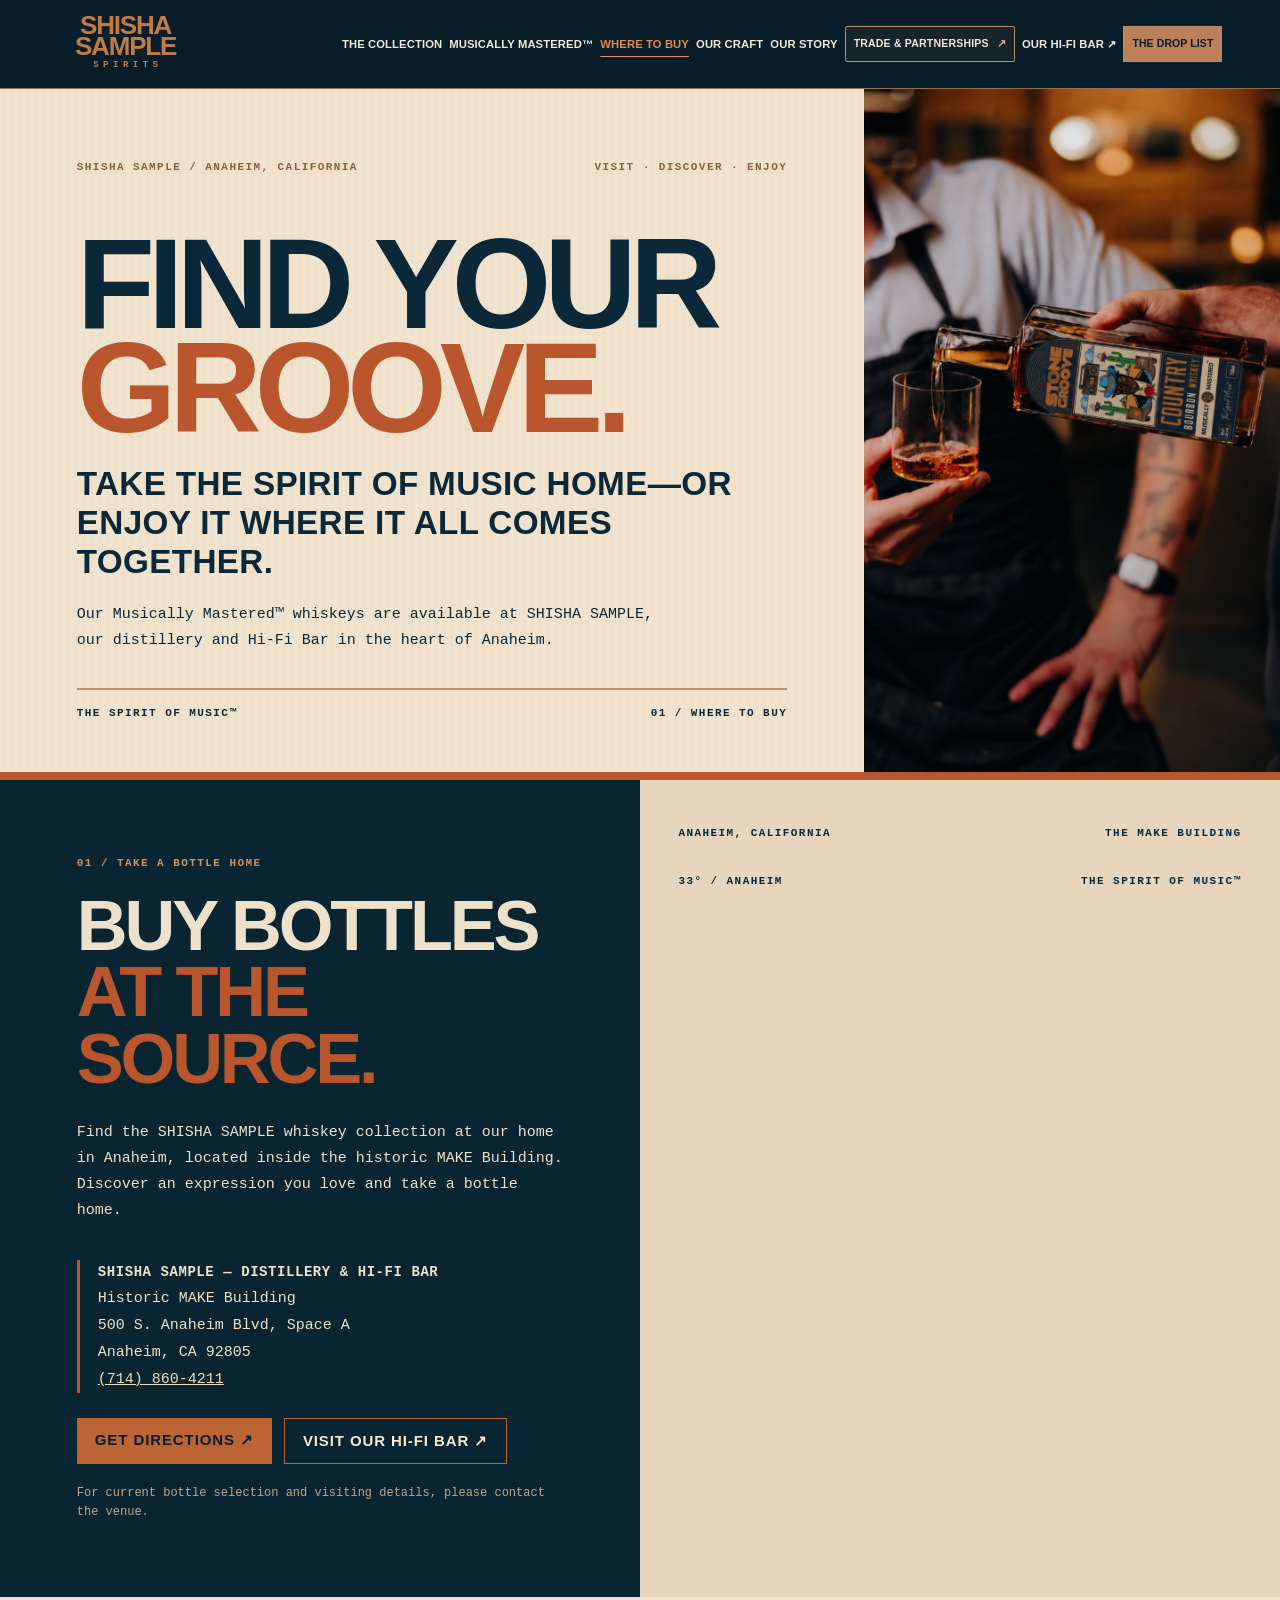
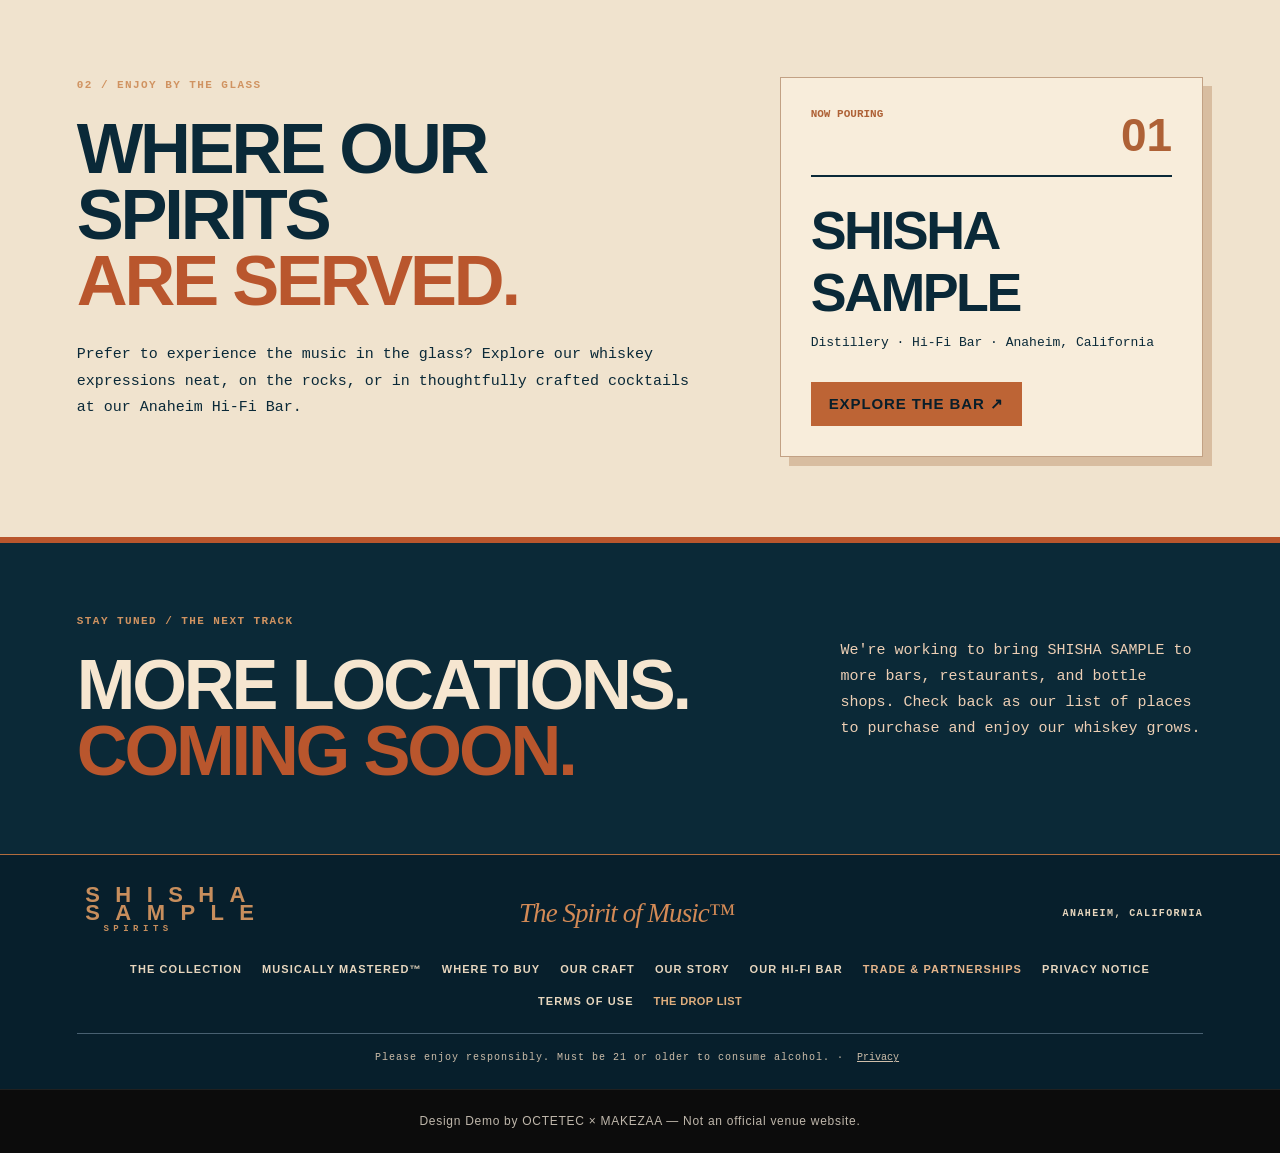
<file: where-to-buy.html>
<!DOCTYPE html>
<html lang="en" class=""><head><meta charset="utf-8"><meta content="width=device-width,initial-scale=1" name="viewport"><meta content="#071f2c" name="theme-color"><title>Where to Buy SHISHA SAMPLE | Anaheim, California — Design Demo</title><meta content="Purchase Stone Groove whiskey bottles or enjoy our Musically Mastered spirits at our distillery and Hi-Fi Bar in Anaheim's historic MAKE Building. More locations coming soon." name="description">











<!-- Stone Groove Spirits GA4: privacy-first basic consent mode (no Google tag before consent) -->



<!-- Stone Groove Spirits 21+ self-affirmation: site-wide, 2-hour remember -->







<link rel="stylesheet" href="css/reference-4.css"><link rel="stylesheet" href="css/reference-5.css"><link rel="stylesheet" href="css/reference-1.css"><link rel="stylesheet" href="css/reference-2.css"><link rel="stylesheet" href="css/reference-3.css"><link rel="stylesheet" href="css/presentation.css"><script src="js/intro.js" data-design="stonegroove"></script></head><body data-design="stonegroove"><div class="demo-intro" aria-label="OCTETEC × MAKEZAA — A Premium Web Experience"><div class="intro-lockup"><div>OCTETEC <span>×</span> MAKEZAA</div><p>A Premium Web Experience</p><i></i></div></div>


<a class="skip-link" href="#main">Skip to content</a><header class="site-header" id="page-top"><div class="header-brand"><a aria-label="SHISHA SAMPLE home" class="logo-link" href="index.html"><span class="sample-wordmark " aria-label="SHISHA SAMPLE">SHISHA<br>SAMPLE<small>SPIRITS</small></span></a><span class="header-location">ANAHEIM, CA</span></div><div class="sg-menu-control"><input aria-label="Mobile navigation open" class="sg-menu-state" id="sg-menu-state" type="checkbox"><label aria-label="Toggle navigation" class="sg-menu-toggle" for="sg-menu-state"><span>MENU</span><span aria-hidden="true" class="sg-menu-icon">☰</span></label><label aria-hidden="true" class="sg-menu-backdrop" for="sg-menu-state"></label><nav aria-label="Main navigation" class="site-nav sg-menu-nav" id="site-nav"><a href="collection.html">THE COLLECTION</a><a href="musically-mastered.html">MUSICALLY MASTERED™</a><a aria-current="page" href="where-to-buy.html">WHERE TO BUY</a><a href="craft.html">OUR CRAFT</a><a href="story.html">OUR STORY</a><a class="sg-trade-nav-link" href="trade-partnerships.html">TRADE &amp; PARTNERSHIPS</a><a href="#demo-dialog" rel="noopener noreferrer" data-demo-action="OUR HI-FI BAR ↗">OUR HI-FI BAR ↗</a><a class="sgdl-nav-cta" href="#demo-dialog" data-sg-drop-list-open="" data-demo-action="The Drop List">THE DROP LIST</a></nav></div></header>
<main id="main"><section class="wtb-hero"><div class="wtb-hero-inner"><div class="wtb-overline"><span>SHISHA SAMPLE / ANAHEIM, CALIFORNIA</span><span>VISIT · DISCOVER · ENJOY</span></div><h1>FIND YOUR<br><em>GROOVE.</em></h1><p class="wtb-deck">Take the spirit of music home—or enjoy it where it all comes together.</p><p class="wtb-intro">Our Musically Mastered™ whiskeys are available at SHISHA SAMPLE, our distillery and Hi-Fi Bar in the heart of Anaheim.</p><div class="wtb-lines"><span>THE SPIRIT OF MUSIC™</span><span>01 / WHERE TO BUY</span></div></div><div aria-hidden="true" class="wtb-photo"><img alt="" decoding="async" loading="eager" src="assets/images/cc40f55ad0-where-to-buy-country-pour-hero-v6.webp" width="1024" height="1536"></div></section>
<section aria-labelledby="purchase-heading" class="wtb-location"><div class="wtb-information"><p class="wtb-section-index">01 / TAKE A BOTTLE HOME</p><h2 id="purchase-heading">BUY BOTTLES<br><em>AT THE SOURCE.</em></h2><p>Find the SHISHA SAMPLE whiskey collection at our home in Anaheim, located inside the historic MAKE Building. Discover an expression you love and take a bottle home.</p><div class="wtb-address"><b>SHISHA SAMPLE — DISTILLERY &amp; HI-FI BAR</b><address>Historic MAKE Building<br>500 S. Anaheim Blvd, Space A<br>Anaheim, CA 92805</address><a href="#demo-dialog" data-demo-action="Reserve a table">(714) 860-4211</a></div><div class="wtb-actions"><a href="#demo-dialog" rel="noopener noreferrer" data-demo-action="GET DIRECTIONS ↗">GET DIRECTIONS ↗</a><a href="#demo-dialog" rel="noopener noreferrer" data-demo-action="VISIT OUR HI-FI BAR ↗">VISIT OUR HI-FI BAR ↗</a></div><p class="wtb-fine">For current bottle selection and visiting details, please contact the venue.</p></div><div class="wtb-map"><div class="wtb-map-head"><span>ANAHEIM, CALIFORNIA</span><span>THE MAKE BUILDING</span></div><div class="wtb-map-foot"><span>33° / ANAHEIM</span><span>THE SPIRIT OF MUSIC™</span></div></div></section>
<section aria-labelledby="served-heading" class="wtb-served"><div class="wtb-served-heading"><p class="wtb-section-index">02 / ENJOY BY THE GLASS</p><h2 id="served-heading">WHERE OUR SPIRITS<br><em>ARE SERVED.</em></h2><p>Prefer to experience the music in the glass? Explore our whiskey expressions neat, on the rocks, or in thoughtfully crafted cocktails at our Anaheim Hi-Fi Bar.</p></div><div class="wtb-venue"><div class="wtb-venue-label"><span>NOW POURING</span><strong>01</strong></div><h3>SHISHA SAMPLE</h3><p>Distillery · Hi-Fi Bar · Anaheim, California</p><a href="#demo-dialog" rel="noopener noreferrer" data-demo-action="EXPLORE THE BAR ↗">EXPLORE THE BAR ↗</a></div></section>
<section class="wtb-coming"><div><p class="wtb-section-index">STAY TUNED / THE NEXT TRACK</p><h2>MORE LOCATIONS.<br><em>COMING SOON.</em></h2></div><p>We're working to bring SHISHA SAMPLE to more bars, restaurants, and bottle shops. Check back as our list of places to purchase and enjoy our whiskey grows.</p></section></main>
<footer class="site-footer"><div class="footer-primary"><a aria-label="SHISHA SAMPLE home" class="footer-logo" href="index.html"><span class="sample-wordmark " aria-label="SHISHA SAMPLE">SHISHA<br>SAMPLE<small>SPIRITS</small></span></a><span class="footer-phrase">The Spirit of Music™</span><span>ANAHEIM, CALIFORNIA</span></div><nav aria-label="Footer navigation"><a href="collection.html">THE COLLECTION</a><a href="musically-mastered.html">MUSICALLY MASTERED™</a><a href="where-to-buy.html">WHERE TO BUY</a><a href="craft.html">OUR CRAFT</a><a href="story.html">OUR STORY</a><a href="#demo-dialog" rel="noopener noreferrer" data-demo-action="OUR HI-FI BAR">OUR HI-FI BAR</a><a class="sg-trade-nav-link" href="trade-partnerships.html">TRADE &amp; PARTNERSHIPS</a><a class="sg-trade-footer-privacy" href="privacy.html">PRIVACY NOTICE</a> <a class="sg-trade-footer-privacy" href="terms-of-use.html">TERMS OF USE</a><a class="sgdl-footer-link" href="#demo-dialog" data-sg-drop-list-open="" data-demo-action="The Drop List">THE DROP LIST</a></nav><p>Please enjoy responsibly. Must be 21 or older to consume alcohol.<span class="sgap-footer-separator" aria-hidden="true"> · </span><button type="button" class="sgap-footer-link" data-sg-analytics-preferences="" data-demo-action="Privacy preferences">Privacy</button></p></footer><p class="demo-credit">Design Demo by OCTETEC × MAKEZAA — Not an official venue website.</p><dialog id="demo-dialog" class="demo-dialog" aria-labelledby="dialog-title"><button type="button" class="dialog-close" aria-label="Close dialog">×</button><div class="dialog-body"></div></dialog><dialog id="gallery-dialog" class="gallery-dialog" aria-label="Image gallery"><button type="button" class="gallery-close" aria-label="Close gallery">×</button><button type="button" class="gallery-prev" aria-label="Previous image">‹</button><figure><img alt=""><figcaption></figcaption></figure><button type="button" class="gallery-next" aria-label="Next image">›</button></dialog><script src="js/site.js" defer=""></script></body></html>
</file>
<file: css/reference-0.css>
:root{--navy:#082430;--ink:#071c29;--cream:#f5ebd7;--copper:#b9562d;--orange:#e28a3c;--red:#b52f2c;--blue:#137da1;--line:#d9be99;--mono:'Courier New',Courier,monospace}*{box-sizing:border-box}html{scroll-behavior:smooth}body{margin:0;background:#051923;color:var(--ink);font-family:var(--mono);font-size:15px}img{max-width:100%}a{color:inherit}button{cursor:pointer}.paper{background-color:var(--cream);background-image:radial-gradient(rgba(102,61,33,.11) .55px,transparent .8px),linear-gradient(125deg,rgba(255,255,255,.45),transparent 55%);background-size:7px 7px,100% 100%}.dark{background-color:var(--navy);background-image:radial-gradient(rgba(201,173,127,.12) .5px,transparent 1px),linear-gradient(140deg,rgba(5,14,22,.35),transparent);background-size:6px 6px,100% 100%;color:var(--cream)}h1,h2,h3,p{margin-top:0}h1,h2,h3,.button,.sheet-logo,.statement,.spirit-type{font-family:Impact,'Arial Narrow','Roboto Condensed',sans-serif;font-stretch:condensed;text-transform:uppercase}h1,h2,h3{letter-spacing:-.035em;line-height:.96}h1 em,h2 em{font-style:normal;color:var(--copper)}.section-label,.eyebrow,.mono{font-family:var(--mono);letter-spacing:.13em;font-size:12px;font-weight:bold}.section-label{margin-bottom:26px}.rule{display:inline-block;border-top:1px solid;opacity:.6;min-width:60px;vertical-align:middle;margin-left:20px}.script{font-family:Georgia,serif;font-style:italic;letter-spacing:-.04em}.button{display:inline-flex;justify-content:space-between;align-items:center;text-decoration:none;gap:22px;padding:13px 22px;letter-spacing:.075em;font-weight:700;font-size:17px;border:1px solid #8d3617;transition:filter .2s,transform .2s}.button:hover,.button:focus-visible{filter:brightness(1.13);transform:translateY(-2px)}.copper-button{background:var(--copper);color:#100f0e;box-shadow:inset 0 0 0 3px rgba(255,235,197,.16)}.topbar{background:#07202e;color:var(--cream);border-bottom:1px solid var(--copper);display:flex;align-items:center;gap:3.2%;height:78px;padding:8px 3%;position:relative;z-index:4}.brand{display:block;width:132px;flex-shrink:0}.brand img{display:block;width:100%;height:62px;object-fit:contain}.location{font-size:11px;letter-spacing:.19em;border-left:1px solid var(--line);padding-left:22px;white-space:nowrap}.topbar nav{display:flex;margin-left:auto;gap:25px}.topbar nav a,.top-cta{font-family:'Roboto Condensed',Arial,sans-serif;font-size:11px;font-weight:700;letter-spacing:.09em;text-decoration:none;white-space:nowrap}.topbar nav a:hover,.topbar nav a:focus-visible{color:var(--orange)}.top-cta{border:1px solid var(--copper);padding:13px}.menu-toggle{display:none}.hero{display:grid;grid-template-columns:48% 52%;min-height:720px;overflow:hidden}.hero-copy{position:relative;padding:55px 7% 52px 9%;z-index:1}.eyebrow{font-size:13px;letter-spacing:.3em;margin-bottom:25px}.hero h1{font-size:clamp(46px,5.1vw,92px);letter-spacing:-.052em;line-height:.96;margin-bottom:18px}.hero h1 em{display:inline-block}.hero-copy p{max-width:610px;font-size:15px;line-height:1.65;margin:0 0 17px}.hero-copy .lead{font:700 17px 'Roboto Condensed',Arial,sans-serif;line-height:1.4}.hero-copy .button{margin-top:28px}.hero-plus{position:absolute;right:9%;bottom:45px;font-size:52px;font-weight:100}.hero-stage{background:#072231;position:relative;isolation:isolate;min-height:720px;overflow:hidden;color:var(--cream)}.hero-stage:after{content:'';position:absolute;inset:0;border:1px solid rgba(253,233,201,.15);pointer-events:none}.hero-bars{position:absolute;inset:0;background:linear-gradient(90deg,transparent 6%,#147a9a 6% 12%,#d38230 12% 17%,#c63730 17% 21%,transparent 21% 86%,#155777 86% 92%,#ca5138 92% 96%,transparent 96%);opacity:.82}.record{background:repeating-radial-gradient(circle at center,#10151b 0px,#10151b 4px,#29323a 5px,#0b121b 7px,#0b121b 12px);border-radius:50%;box-shadow:0 3px 20px #010812aa}.record-hero{position:absolute;width:72%;aspect-ratio:1;left:20%;top:5%;border:2px solid #45505a}.hero-bottle{position:absolute;height:94%;left:17%;bottom:-1%;z-index:2;object-fit:contain;filter:drop-shadow(16px 15px 13px #030b12af)}.hero-topnote{position:absolute;right:6%;top:34px;text-align:right;line-height:2.1}.hero-topnote span{color:var(--orange)}.hero-card{position:absolute;right:0;top:33%;width:39%;padding:28px 18px 25px;min-height:200px;text-align:center;z-index:3;color:var(--navy);border:1px solid #b9ad98}.hero-card img{height:75px;width:160px;object-fit:contain;filter:brightness(0)}.hero-card p{margin:10px 0 0;font-size:13px;line-height:1.7;letter-spacing:.2em}.hero-track{position:absolute;right:4%;bottom:4%;width:41%;padding:13px 20px;background:#061b2ddd;line-height:2;z-index:3}.hero-track b{color:var(--orange)}.hero-track hr{border:0;border-top:1px solid var(--line)}.collection{padding:48px 5.5% 28px;position:relative;overflow:hidden}.collection h2{font-size:clamp(38px,4.5vw,80px);max-width:960px}.collection-heading{display:grid;grid-template-columns:65% 35%;min-height:260px}.collection-heading p{max-width:780px;line-height:1.5;margin-bottom:9px}.vinyl-stamp{position:relative;min-height:240px}.record-collection{position:absolute;right:-12%;top:-210px;width:min(480px,115%);aspect-ratio:1;display:grid;place-items:center}.label-disc{background:var(--cream);width:47%;aspect-ratio:1;border-radius:50%;border:5px solid var(--copper);display:flex;align-items:center;justify-content:center;flex-direction:column;text-align:center;padding:12px}.label-disc img{width:80%;height:72px;object-fit:contain}.label-disc small{font-size:9px;font-weight:700}.vinyl-stamp>.script{position:absolute;left:1%;top:85px;transform:rotate(-9deg);font-size:38px;color:var(--navy)}.mini-track{display:flex;justify-content:space-between;align-items:center;border-top:1px solid var(--ink);padding:13px 0 12px}.mini-track span{font-size:10px}.lineup{display:grid;grid-template-columns:repeat(4,minmax(0,1fr));gap:20px}.spirit{text-align:center;min-width:0}.spirit a{text-decoration:none}.cover{padding:7px;background:#e5d8bc;border:1px solid #bcaa8a;box-shadow:2px 3px 6px #0002;aspect-ratio:1}.cover img{display:block;width:100%;height:100%;object-fit:cover}.spirit h3{font-size:clamp(24px,2.9vw,49px);margin:13px 0 0}.spirit-type{font-size:clamp(12px,1.3vw,22px);letter-spacing:.12em;color:var(--copper)}.spirit p{border-top:1px solid #a8a092;padding-top:12px;font-size:12px;margin-top:12px}.section-foot{display:flex;justify-content:space-between;align-items:center;margin-top:28px;border-top:1px solid #aa9f8a;padding-top:18px;font-size:10px;gap:12px}.mastered{display:grid;grid-template-columns:49% 51%;min-height:590px}.mastered-mark{padding:43px 7% 35px;display:flex;flex-direction:column;align-items:center;justify-content:center;text-align:center;position:relative;overflow:hidden}.mastered-mark:after{content:'';position:absolute;aspect-ratio:1;border:1px solid #dbac78;border-radius:50%;width:90%;top:-19%;right:-24%;box-shadow:0 0 0 28px #d5a15a11,0 0 0 58px #d5a15a12,0 0 0 90px #d5a15a12;pointer-events:none}.mastered-mark .section-label{align-self:stretch;text-align:left;position:absolute;top:35px;left:7%}.mastered-mark img{width:190px;height:190px;object-fit:contain;position:relative;z-index:1}.mastered-mark h2{font-size:clamp(58px,6.3vw,110px);margin:18px 0;position:relative;z-index:1}.mastered-mark small{font-size:11px;letter-spacing:.22em}.mastered-text{padding:52px 6%;display:grid;grid-template-columns:1fr 125px;gap:32px}.mastered-text h2{font-size:clamp(49px,5.25vw,92px)}.mastered-body p{font-size:15px;line-height:1.48}.mastered-body .pull{font-size:25px;color:var(--orange);border-top:2px solid var(--copper);padding-top:14px}.mastered-aside{align-self:center;line-height:2.4;border-left:2px solid var(--copper);padding-left:16px;white-space:nowrap}.manifesto{background:var(--copper);color:var(--cream);padding:43px 6%;display:grid;grid-template-columns:65% 35%;gap:3%;position:relative;overflow:hidden;align-items:center;background-image:radial-gradient(rgba(58,25,17,.12) 1px,transparent 1.5px);background-size:7px 7px}.manifesto:after{content:'';position:absolute;right:-100px;top:-190px;width:460px;aspect-ratio:1;border-radius:50%;background:repeating-radial-gradient(circle,#091d2233 0,#091d2233 2px,transparent 3px,transparent 10px);pointer-events:none}.manifesto .section-label{margin:0 0 15px}.manifesto h2{font-size:clamp(33px,3.75vw,67px);position:relative;z-index:1;white-space:nowrap}.manifesto h2 span{color:var(--ink);-webkit-text-stroke:.5px var(--cream);paint-order:stroke fill}.manifesto h2 em{color:var(--cream)}.manifesto p{border-left:2px solid #f6dfc2;padding:8px 0 8px 32px;max-width:500px;font-size:18px;line-height:1.6;position:relative;z-index:1}.craft{display:grid;grid-template-columns:43% 57%;padding:45px 4.4%;gap:24px}.craft-copy{padding:15px 4% 0 0}.craft h2{font-size:clamp(42px,4.7vw,85px)}.craft .intro,.craft .outro{font-size:clamp(21px,2.1vw,35px);color:var(--navy);line-height:1.13}.craft-copy>p:not(.script){font-size:16px;line-height:1.5}.craft .outro{margin-top:20px}.blend-sheet{border:1px solid #ac9b85;background:#fff9ec99;padding:19px 22px;align-self:stretch;box-shadow:0 0 0 8px #f0dfc5aa}.blend-head{display:grid;grid-template-columns:30% 70%;border-bottom:1px solid #8d9a95;padding:0 0 18px;gap:20px}.sheet-logo{font-size:29px;line-height:.8}.sheet-logo small{display:block;font-size:10px;letter-spacing:.37em;margin-top:8px}.blend-head b{font:700 clamp(17px,2vw,35px) Impact,sans-serif;letter-spacing:.13em}.blend-head small,.blend-row small{display:block;font-size:10px;letter-spacing:.1em;margin-top:6px}.blend-row{display:grid;grid-template-columns:35px minmax(105px,1.2fr) 80px minmax(100px,1.2fr) 90px;gap:8px;align-items:center;border-bottom:1px solid #96a19d;padding:15px 0}.blend-row i{font-style:normal;color:var(--copper);font-size:23px}.blend-row strong{font:700 23px Impact,sans-serif}.blend-row p{font-size:10px;letter-spacing:.1em;line-height:1.7;margin:0}.barrel{display:inline-block;width:48px;height:62px;border:3px solid var(--navy);border-radius:35% 35% 30% 30%;background:repeating-linear-gradient(90deg,transparent 0 9px,#20384c 10px 12px,transparent 13px 18px),linear-gradient(0deg,transparent 8%,#20384c 9% 13%,transparent 14% 85%,#20384c 86% 90%,transparent 91%);justify-self:center}.barrel.side{transform:rotate(90deg)}.level{font-size:15px;letter-spacing:-.1em;color:var(--copper)}.blend-bottom{display:flex;justify-content:space-between;align-items:center;gap:10px;padding-top:15px;font-size:9px}.blend-bottom span{font-size:19px}.pour{display:grid;grid-template-columns:40% 43% 17%;min-height:480px;align-items:stretch}.pour-image{position:relative;overflow:hidden}.pour-image img{width:100%;height:100%;object-fit:cover;object-position:50% 50%;display:block}.pour-copy{padding:48px 5%}.pour h2{font-size:clamp(39px,4.1vw,74px);margin-bottom:25px}.pour h2 em{color:var(--orange)}.pour-copy p{font-size:16px;line-height:1.5;max-width:700px}.pour-track{border-left:1px solid var(--line);align-self:center;margin:0 12px 0 0;padding:25px 10px 25px 17px;font-size:10px;line-height:1.5}.pour-track div{border-block-start:1px solid #ccb798;padding:20px 0;display:flex;gap:12px;justify-content:space-between}.pour-track span{color:var(--orange)}.pour-track p{color:var(--cream);border-top:1px solid var(--line);padding-top:24px;margin-top:25px;line-height:1.8}.story{display:grid;grid-template-columns:46% 54%;min-height:620px}.story-image{position:relative;overflow:hidden}.story-image>img{width:100%;height:100%;object-fit:cover;object-position:center;display:block}.story-note{position:absolute;left:6%;top:5%;color:var(--cream);font-size:13px;line-height:1.8;text-shadow:0 2px 4px #111}.story-copy{padding:40px 5%;position:relative}.story-copy .section-label{display:flex;justify-content:space-between;gap:12px}.story h2{font-size:clamp(53px,5.3vw,95px);white-space:nowrap}.story h3{font-size:clamp(21px,2.25vw,40px);color:var(--copper);margin-bottom:20px}.story-columns{display:grid;grid-template-columns:1fr 130px;gap:30px}.story-columns p{line-height:1.48;font-size:14px;margin-bottom:12px}.founder-notes{border-left:1px solid var(--ink);padding-left:18px;font-size:11px;line-height:1.7}.founder-notes hr{border:0;border-top:1px solid #8b928e}.statement{background:var(--copper);color:var(--cream);font-size:clamp(20px,2.4vw,39px);line-height:1.1;white-space:nowrap;padding:13px 12px;margin-top:24px}.statement span{color:var(--ink)}.story-link{display:inline-block;margin-top:18px;font-size:12px;letter-spacing:.12em}footer{background:var(--navy);color:var(--cream);display:flex;gap:20px;align-items:center;justify-content:space-between;flex-wrap:wrap;padding:28px 4%;font:11px var(--mono)}.footer-brand{display:flex;align-items:center;gap:20px}.footer-brand img{width:96px}.footer-brand .script{font-size:24px;color:var(--orange)}footer nav{display:flex;gap:15px;flex-wrap:wrap}footer nav a{text-decoration:none}footer nav a:hover{text-decoration:underline}footer small{width:100%;border-top:1px solid #ffffff40;padding-top:15px;letter-spacing:.12em}
@media(max-width:1150px){.topbar{gap:18px}.topbar nav{gap:14px}.top-cta{display:none}.hero{min-height:630px}.hero-stage{min-height:630px}.hero-copy{padding-left:6%}.hero h1{font-size:clamp(43px,5.5vw,67px)}.hero-card{width:42%}.manifesto h2{white-space:normal}.story-columns{grid-template-columns:1fr}.founder-notes{display:none}.blend-row{grid-template-columns:27px 1.4fr 58px 1fr}.blend-row .level{display:none}.statement{white-space:normal}}@media(max-width:760px){.topbar{height:66px;padding:6px 18px}.brand{width:98px}.brand img{height:50px}.location{font-size:10px;margin-left:auto}.menu-toggle{display:block;background:none;border:1px solid var(--orange);color:var(--cream);padding:10px 12px;font:700 12px var(--mono)}.topbar nav{display:none;position:absolute;top:66px;left:0;right:0;background:var(--navy);margin:0;padding:20px;flex-direction:column;box-shadow:0 14px 20px #0009}.topbar nav.open{display:flex}.topbar nav a{font-size:15px;padding:8px}.hero{grid-template-columns:1fr}.hero-copy{padding:36px 7% 58px}.hero h1{font-size:clamp(41px,11vw,70px)}.hero-copy p{font-size:14px}.hero-stage{min-height:550px}.hero-bottle{height:95%;left:16%}.hero-card{top:38%;right:0;width:38%;padding:12px;min-height:140px}.hero-card img{height:46px}.hero-card p{font-size:10px}.hero-track{width:43%;font-size:9px}.hero-topnote{font-size:9px}.collection{padding:33px 5%}.collection-heading{display:block;min-height:0}.collection h2{font-size:clamp(33px,8.5vw,60px)}.collection-heading p{font-size:14px}.vinyl-stamp{display:none}.mini-track span{display:none}.lineup{grid-template-columns:repeat(2,minmax(0,1fr));gap:22px 12px}.spirit h3{font-size:31px}.spirit p{font-size:11px}.section-foot{flex-wrap:wrap;justify-content:center;text-align:center}.section-foot .button{order:-1;width:100%;justify-content:center}.mastered{grid-template-columns:1fr}.mastered-mark{min-height:430px}.mastered-mark h2{font-size:clamp(52px,13vw,85px)}.mastered-mark img{height:135px;width:135px}.mastered-text{padding:38px 6%;grid-template-columns:1fr 75px;gap:10px}.mastered-text h2{font-size:clamp(45px,10vw,70px)}.mastered-aside{font-size:9px;line-height:2}.manifesto{grid-template-columns:1fr;padding:35px 6%}.manifesto h2{font-size:clamp(33px,7.4vw,55px)}.manifesto p{font-size:15px;padding-left:18px}.craft{grid-template-columns:1fr;padding:35px 6%}.craft h2{font-size:clamp(45px,10vw,75px)}.blend-sheet{padding:12px}.blend-row{grid-template-columns:24px 1.5fr 54px 1fr}.blend-row p{font-size:9px}.blend-row strong{font-size:19px}.blend-head b{font-size:23px}.pour{grid-template-columns:1fr}.pour-image{height:390px}.pour-copy{padding:32px 6%}.pour h2{font-size:clamp(40px,8vw,60px)}.pour-track{margin:0 6% 32px;border-left:0;border-top:1px solid var(--line);display:grid;grid-template-columns:repeat(3,1fr);gap:10px;padding:10px 0}.pour-track div{display:block}.pour-track span{display:block}.pour-track p{grid-column:span 3}.story{grid-template-columns:1fr}.story-image{height:440px}.story-copy{padding:30px 6%}.story h2{font-size:clamp(46px,10.7vw,78px)}.story h3{font-size:clamp(22px,5vw,35px)}.statement{font-size:clamp(24px,5.5vw,36px)}footer{padding:25px 6%}footer nav{width:100%}}@media(max-width:400px){.location{display:none}.hero-card{width:43%}.hero-bottle{left:7%}.hero-track{width:52%}.mastered-text{grid-template-columns:1fr}.mastered-aside{display:none}.blend-row p{font-size:8px}}

/* Approved desktop Hero is reproduced pixel-for-pixel from the signed-off artwork.
   Semantic copy remains in the DOM for accessibility and indexing; hotspots
   provide working navigation without repainting the approved visual. */
@media (min-width:761px){
 .topbar{position:absolute;left:0;right:0;top:0;height:6.04vw;min-height:0;opacity:0;z-index:10;}
 .topbar a,.topbar button{pointer-events:auto;}
 .hero{position:relative;display:block;min-height:0;height:60.80729167vw;background:url("../assets/images/873c7f9ad0-art-bed822aa70d528.webp") center top/100% 100% no-repeat;overflow:hidden;}
 .hero-copy,.hero-stage{position:absolute!important;inset:0!important;visibility:hidden!important;pointer-events:none!important;}
 .hero-approved-hotspots{position:absolute;inset:0;z-index:5;pointer-events:none;}
 .hero-hotspot{position:absolute;display:block;pointer-events:auto;background:transparent;}
 .hero-hotspot:focus-visible{outline:3px solid #f1ae4a;outline-offset:3px;background:#f1ae4a22;}
 .hero-nav-collection{left:49.4%;top:1.5%;width:9.3%;height:6.5%;}
 .hero-nav-mm{left:59.3%;top:1.5%;width:13.2%;height:6.5%;}
 .hero-nav-craft{left:72.2%;top:1.5%;width:8.3%;height:6.5%;}
 .hero-nav-story{left:79.6%;top:1.5%;width:7.8%;height:6.5%;}
 .hero-cta-hotspot{left:5.4%;top:87.9%;width:25.6%;height:7.7%;}
}
@media(max-width:760px){.hero-approved-hotspots{display:none;}}

.sr-only{position:absolute!important;width:1px!important;height:1px!important;padding:0!important;margin:-1px!important;overflow:hidden!important;clip:rect(0,0,0,0)!important;white-space:nowrap!important;border:0!important}
.collection-visual{position:relative;padding:0;min-height:auto;background:none;overflow:hidden}
.collection-approved{position:relative;aspect-ratio:1802 / 873;background:#f5ebd7 url("../assets/images/7f83125aee-art-ff305c6cd8a8cb.webp") center/cover no-repeat;border-top:1px solid rgba(0,0,0,.08);border-bottom:1px solid rgba(0,0,0,.08)}
.collection-hotspots{position:absolute;inset:0;z-index:2}
.collection-hotspots a{position:absolute;display:block}
.collection-linkup{left:7.8%;top:36.1%;width:16.1%;height:3.7%}
.collection-card-country{left:7.25%;top:40.8%;width:21.2%;height:39.6%}
.collection-card-blues{left:29.1%;top:40.8%;width:21.2%;height:39.6%}
.collection-card-rock{left:50.8%;top:40.8%;width:21.2%;height:39.6%}
.collection-card-jazz{left:72.3%;top:40.8%;width:21.2%;height:39.6%}
.collection-explore{left:37.3%;top:88.8%;width:24.4%;height:6.1%}
.collection-mobile-fallback{display:none}
@media (max-width: 900px){
  .collection-visual{padding:48px 5.5% 28px}
  .collection-approved{display:none}
  .collection-mobile-fallback{display:block}
}


.mastered-desktop{position:relative;aspect-ratio:2048 / 682;background:#f5ebd7 url("../assets/images/beecb58e1b-art-90e0712a31ec44.webp") center/cover no-repeat;border-top:1px solid rgba(0,0,0,.08);border-bottom:1px solid rgba(0,0,0,.08)}
.mastered-hotspots{position:absolute;inset:0;z-index:2}
.mastered-hotspots a{position:absolute;display:block}
.mastered-cta{left:52.35%;top:84.3%;width:25.15%;height:9.0%}
.mastered-mobile{display:none}
@media (max-width: 900px){
  .mastered{padding:0}
  .mastered-desktop{display:none}
  .mastered-mobile{display:grid}
}


/* Section 02: full-width approved artwork; override inherited two-column layout. */
.mastered { display:block; width:100%; min-height:0; }
.mastered-desktop { display:block; width:100%; min-height:0; aspect-ratio:2048 / 682; background-size:100% 100%; }
.mastered-mobile { display:none; }
@media (max-width:900px) {
  .mastered {display:block;min-height:0;}
  .mastered-desktop {display:none;}
  .mastered-mobile {display:grid;grid-template-columns:1fr;}
}

/* SECTION 03 — exact approved ultra-thin-stroke graphic */
.manifesto.manifesto-approved{display:block!important;width:100%!important;max-width:none!important;min-height:0!important;padding:0!important;margin:0!important;background:#b94d2d!important;overflow:hidden!important;line-height:0!important}
.manifesto.manifesto-approved::before,.manifesto.manifesto-approved::after{content:none!important;display:none!important}
.manifesto-approved-image{display:block;width:100%;height:auto;aspect-ratio:2048/353;object-fit:fill}
.sr-only-section03{position:absolute!important;width:1px!important;height:1px!important;overflow:hidden!important;clip:rect(0,0,0,0)!important;white-space:nowrap!important}
/* Mobile section 03: reflow the full original message rather than zoom/crop wide artwork. */
.sg03-mobile{display:none}
@media(max-width:760px){
 .manifesto.manifesto-approved{display:block!important;background:#b94d2d!important;overflow:visible!important;line-height:normal!important}
 .manifesto-approved-image{display:none!important}
 .sg03-mobile{display:block!important;position:relative;isolation:isolate;overflow:hidden;color:#f5e9d2;
  padding:30px 22px 34px;
  background:#b94d2d;
  background-image:linear-gradient(135deg,rgba(255,230,190,.09),rgba(65,17,13,.13)),radial-gradient(rgba(45,14,12,.14) .75px, transparent 1.3px);
  background-size:100% 100%,6px 6px;
  border-top:3px solid #e2b78e;border-bottom:3px solid #e2b78e}
 .sg03-mobile:before{content:'“';position:absolute;left:-13px;top:4px;font:160px/1 Georgia,serif;color:#ffe4b5;opacity:.19;pointer-events:none}
 .sg03-mobile:after{content:'';position:absolute;right:-112px;bottom:-115px;width:260px;height:260px;border-radius:50%;border:1px solid #40201e;
  background:repeating-radial-gradient(circle at 50% 50%,transparent 0 4px,rgba(33,19,19,.27) 5px 6px,transparent 7px 11px);opacity:.35;z-index:-1;pointer-events:none}
 .sg03-mobile .sg03-kicker{font:700 11px/1.4 'Courier New',monospace;letter-spacing:.17em;color:#f4d7b7;margin:0 0 20px 9px}
 .sg03-mobile h2{margin:0 0 22px;letter-spacing:-.045em;line-height:.97;text-transform:uppercase;
 font:900 clamp(35px,9.6vw,60px)/.99 Impact,'Arial Narrow',sans-serif;color:#071c29}
 .sg03-mobile h2 .sg03-outline{-webkit-text-stroke:.45px #f8dfc1;paint-order:stroke fill;display:block}
 .sg03-mobile h2 .sg03-solid{display:block;color:#f8efdc;margin-top:9px}
 .sg03-mobile p{font:15px/1.65 'Courier New',monospace;color:#f8ead9;max-width:43ch;
 margin:16px 0 0;border-top:1px solid rgba(248,223,193,.7);padding-top:20px;position:relative;z-index:1}
}

/* Section 04 — approved artwork fidelity, desktop */
.craft-approved-section{display:block!important;padding:0!important;gap:0!important;background:#f4ecdb!important;position:relative;overflow:hidden}
.craft-approved-art{position:relative;width:100%;aspect-ratio:1774 / 887;background-image:url("../assets/images/b6e99c94af-art-62c6fec7a4c004.webp");background-position:center;background-size:100% 100%;background-repeat:no-repeat}
.craft-approved-link{position:absolute;left:4%;top:86.8%;width:24%;height:10%;z-index:2;display:block}
.craft-approved-link:focus-visible{outline:3px solid #0a3444;outline-offset:-3px}
.craft-approved-section .craft-mobile-fallback{display:none}
@media(max-width:900px){.craft-approved-section .craft-approved-art{display:none}.craft-approved-section .craft-mobile-fallback{display:grid;grid-template-columns:1fr;padding:28px 6%;gap:24px}}

/* Approved Section 05: exact image composition on desktop, responsive text-first mobile fallback. */
.pour.pour-approved-section{display:block!important;padding:0!important;min-height:0!important;position:relative;overflow:hidden}
.pour-approved-art{position:relative;display:block;width:100%;aspect-ratio:3/1;background-image:url("../assets/images/cc228ce468-art-7f6addde0e14e1.webp");background-position:center center;background-repeat:no-repeat;background-size:100% 100%}
.pour-approved-section .pour-mobile-fallback{display:none}
.pour-section-accessible{position:absolute;clip:rect(0,0,0,0);white-space:nowrap;width:1px;height:1px;overflow:hidden}
@media(max-width:900px){.pour.pour-approved-section{display:block!important}.pour-approved-section .pour-approved-art{display:none}.pour-approved-section .pour-mobile-fallback{display:grid;grid-template-columns:1fr;padding:0;background:#082430}.pour-approved-section .pour-image{height:auto;aspect-ratio:16/10}.pour-approved-section .pour-copy{padding:32px 6% 12px}.pour-approved-section .pour-track{padding:16px 6% 32px}}

/* Section 06: preserve the approved original at the intended full-page width. */
.story.story-approved{display:block;min-height:0;position:relative;overflow:hidden}
.story-desktop-art{width:100%;aspect-ratio:2048 / 768;background:#f4ebdc url("../assets/images/1a3e0c37bf-art-c020c72cdb935d.webp") center/100% 100% no-repeat}
.story-approved .story-mobile{display:none}
@media (max-width:900px){
 .story-approved .story-desktop-art{display:none}
 .story-approved .story-mobile{display:grid;grid-template-columns:1fr;min-height:0}
}

.sg-mobile-hero{display:none}
@media(max-width:760px){
 .topbar{display:none!important}
 .hero{display:none!important}
 .sg-mobile-hero{display:block;background:#f1e6d1;color:#0a2331;width:100%;overflow:hidden}
 .sgmh-top{display:flex;align-items:center;gap:12px;background:#082632;color:#f4e6cb;padding:13px 18px 12px;min-height:77px;border-bottom:3px solid #b96a39}
 .sgmh-top>a{display:block;width:107px;flex:0 0 107px}.sgmh-top img{display:block;width:100%;max-height:54px;object-fit:contain}
 .sgmh-top span{font:700 10px/1.2 var(--mono);letter-spacing:.06em;flex:1;white-space:nowrap}
 .sgmh-top button{background:transparent;color:#f1e2c6;border:1px solid #bf8b60;padding:10px;font:700 11px var(--mono);letter-spacing:.08em}
 .sgmh-links{display:none;flex-direction:column;padding:5px 18px 12px;background:#082632;color:#f1e6d1;gap:0}
 .sgmh-links.is-open{display:flex}
 .sgmh-links a{font:700 12px var(--mono);padding:13px 0;border-bottom:1px solid #b59c7c44;text-decoration:none}
 .sgmh-lead{padding:34px 22px 34px;background-color:var(--cream);background-image:radial-gradient(rgba(102,61,33,.11) .55px,transparent .8px),linear-gradient(125deg,rgba(255,255,255,.45),transparent 55%);background-size:7px 7px,100% 100%}
 .sgmh-kicker{font-family:var(--mono);font-size:13px;letter-spacing:.30em;font-weight:700;display:flex;align-items:center;gap:14px;white-space:nowrap;color:var(--ink);margin-bottom:23px}
 .sgmh-kicker span{flex:1;border-top:1px solid #a67655;opacity:.8}
 .sgmh-lead h1{font-family:Impact,'Arial Narrow','Roboto Condensed',sans-serif;font-stretch:condensed;text-transform:uppercase;font-size:clamp(52px,14vw,84px);letter-spacing:-.052em;line-height:.96;margin:0 0 18px;color:var(--ink)}
 .sgmh-lead h1 em{font-style:normal;color:var(--copper)}
 .sgmh-lead p{font-family:var(--mono);font-size:15px;line-height:1.62;max-width:36ch;margin:0 0 18px;color:#23333d}
 .sgmh-lead .sgmh-bold{font:700 17px/1.4 'Roboto Condensed',Arial,sans-serif;margin:0 0 17px;color:#122934}
 .sgmh-cta{display:inline-flex;align-items:center;justify-content:space-between;gap:22px;text-decoration:none;margin-top:28px;padding:13px 22px;background:var(--copper);color:#100f0e;font-family:Impact,'Arial Narrow','Roboto Condensed',sans-serif;font-size:17px;letter-spacing:.075em;text-transform:uppercase;border:1px solid #8d3617;box-shadow:inset 0 0 0 3px rgba(255,235,197,.16)}
 .sgmh-cta span{font-size:24px;line-height:1}
 .sgmh-stage{position:relative;height:auto;min-height:0;background:#092533;overflow:hidden;color:#e8d9c2}
 .sgmh-stage:before{content:none}
 .sgmh-approved-art{display:block;width:100%;height:auto;position:relative;inset:auto;object-fit:contain;filter:none}
}
@media(min-width:761px){.sg-mobile-hero{display:none!important}}

/* Approved mobile logo arrangement: original mark plus SPIRITS beneath. */
@media(max-width:760px){
.sgmh-top .sgmh-brand-corrected{display:flex;flex-direction:column;align-items:center;justify-content:center;width:112px;flex:0 0 112px;text-decoration:none;gap:0}
.sgmh-brand-corrected img{width:100%;height:auto;max-height:47px;object-fit:contain;display:block}
.sgmh-brand-corrected .sgmh-brand-spirits{display:block;flex:none;color:#bd8957;font:700 11px/1 'Arial Narrow',Arial,sans-serif;letter-spacing:.37em;text-align:center;margin-top:0;padding-left:.37em}
}

/* Locked desktop Collection remains unchanged. Faithful mobile typesetting and approved art. */
@media(max-width:900px){
  .collection.collection-visual{padding:0!important;background:#f5ebd7!important;min-height:0!important}
  .collection-approved{display:none!important}
  .collection-mobile-fallback.sgmc-mobile{display:block!important;position:relative;overflow:hidden;padding:26px 19px 25px;background-color:#f5ebd7;color:#071c29}
  .sgmc-mobile .sgmc-topline,.sgmc-footer{display:flex;align-items:center;justify-content:space-between;gap:10px;font-family:'Courier New',monospace;font-size:10px;font-weight:700;letter-spacing:.16em;color:#183443}
  .sgmc-topline{border-bottom:1px solid #b98e70;padding-bottom:12px;margin-bottom:23px}
  .sgmc-mobile h2{font:normal clamp(42px,11vw,72px)/.92 Impact,'Arial Narrow','Roboto Condensed',sans-serif;letter-spacing:-.038em;color:#071c29;margin:0 0 20px;text-transform:uppercase;max-width:100%}
  .sgmc-mobile h2 em{font-style:normal;color:#b9562d}
  .sgmc-intro{border-top:2px solid #ad7248;padding-top:14px;margin-bottom:25px}
  .sgmc-intro p{font-family:'Courier New',Courier,monospace!important;color:#233542;font-size:13px;line-height:1.5;margin:0 0 11px}
  .sgmc-liner{display:flex;align-items:center;justify-content:space-between;gap:7px;border-top:1px solid #203642;border-bottom:1px solid #203642;margin:20px 0 17px;padding:9px 0}
  .sgmc-liner strong{background:#0c3347;color:#f3e9d4;padding:10px;font-family:'Courier New',Courier,monospace;letter-spacing:.12em;font-size:11px;white-space:nowrap}
  .sgmc-liner span{font:700 9px/1.4 'Courier New',monospace;letter-spacing:.02em;text-align:right}
  .sgmc-grid{display:grid;grid-template-columns:repeat(2,minmax(0,1fr));gap:19px 11px}
  .sgmc-spirit{min-width:0;text-align:center}
  .sgmc-spirit>a:first-child{display:block;line-height:0;text-decoration:none}
  .sgmc-spirit img{display:block;width:100%;height:auto;aspect-ratio:342 / 345;object-fit:contain;box-shadow:1px 2px 4px #071c2938}
  .sgmc-spirit-details{padding:0 1px}
  .sgmc-spirit h3{font-family:Impact,'Arial Narrow','Roboto Condensed',sans-serif;font-size:clamp(21px,6vw,35px);line-height:.97;letter-spacing:-.025em;margin:11px 0 2px;color:#091c29}
  .sgmc-spirit .sgmc-type{font-family:'Arial Narrow',Arial,sans-serif;font-weight:800;font-size:clamp(10px,2.8vw,14px);line-height:1.17;letter-spacing:.085em;color:#b9562d;min-height:28px}
  .sgmc-spirit p{font:11px/1.35 'Courier New',monospace;margin:7px 0 8px;min-height:44px;padding-top:8px;border-top:1px solid #baad9c}
  .sgmc-explore-link{font:700 9px/1.25 'Courier New',monospace;letter-spacing:.06em;text-decoration:none;color:#0d435b;display:inline-flex;gap:5px;align-items:center;border-bottom:1px solid #0d435b;padding-bottom:3px}
  .sgmc-cta{display:flex;align-items:center;justify-content:space-between;gap:12px;text-decoration:none;background:#b9562d;border:3px double #f3d8bc;outline:1px solid #923b20;color:#101618;padding:12px 14px;margin:27px auto 26px;max-width:365px;font:normal clamp(18px,5vw,23px)/1 Impact,'Arial Narrow',sans-serif;letter-spacing:.025em}
  .sgmc-cta span{font-size:28px;line-height:.7}
  .sgmc-footer{padding-top:13px;border-top:1px solid #bea88c;line-height:1.6;font-size:8px}
}

/* Approved Section 02 mobile arrangement — independent of locked desktop artwork. */
@media(max-width:760px){
  #mastered.mastered{display:block!important;min-height:0!important;padding:0!important;margin:0!important}
  #mastered .mastered-desktop{display:none!important}
  #mastered .mastered-mobile.sg-mobile-mastered-v2{display:block!important;width:100%;margin:0;min-height:0}
  #mastered .sg-mm-art{background:#f5ead4;line-height:0;overflow:hidden}
  #mastered .sg-mm-art img{display:block;width:100%;max-width:none;height:auto;object-fit:contain}
  #mastered .sg-mm-copy{padding:30px 23px 34px;color:#f4e7d1;background-color:#061f2d;background-image:radial-gradient(rgba(227,186,139,.09) .7px,transparent 1px);background-size:7px 7px;overflow:hidden}
  #mastered .sg-mm-head{display:flex;justify-content:space-between;gap:10px;color:#c16b36;font:700 9px/1.6 'Courier New',monospace;letter-spacing:.13em;margin-bottom:20px}
  #mastered .sg-mm-head span:last-child{color:#f1dbbc;text-align:right}
  #mastered .sg-mm-copy h2{font-family:Impact,'Arial Narrow','Roboto Condensed',sans-serif!important;font-size:clamp(43px,12vw,70px)!important;letter-spacing:-.035em!important;line-height:.93!important;margin:0 0 23px!important;color:#fff0d8!important;font-weight:900;text-transform:uppercase}
  #mastered .sg-mm-copy h2 em{font-style:normal!important;color:#c76b34!important;display:inline-block}
  #mastered .sg-mm-copy>p:not(.sg-mm-pull){font:15px/1.57 'Courier New',Courier,monospace!important;color:#f1e2cf!important;margin:0 0 18px!important}
  #mastered .sg-mm-pull{font:italic 25px/1.18 Georgia,serif!important;color:#e28a3c!important;border-top:2px solid #ba6330!important;padding-top:19px!important;margin:22px 0 20px!important}
  #mastered .sg-mm-button{display:flex;align-items:center;justify-content:space-between;gap:10px;text-decoration:none;background:#c56431;color:#101820;border:3px double #e3a06a;padding:14px 12px;font:700 clamp(14px,4.3vw,20px)/1.2 Impact,'Arial Narrow',sans-serif;letter-spacing:.045em;text-transform:uppercase;max-width:100%}
  #mastered .sg-mm-button span{font-family:Arial,sans-serif;font-size:25px;line-height:1}
  #mastered .sg-mm-bottom{display:flex;gap:15px;justify-content:space-between;margin-top:24px;padding-top:11px;border-top:1px solid rgba(237,207,171,.4);font:700 8px/1.65 'Courier New',monospace;letter-spacing:.09em;color:#cfb9a0}
  #mastered .sg-mm-bottom span:last-child{text-align:right;white-space:nowrap}
}

/* Section 03: inset the terminal punctuation only; all other spacing remains locked. */
@media(max-width:760px){
.sg03-mobile h2 .sg03-punctuation{display:inline;color:inherit;position:static;margin:0}
}

/* Locked Section 03 mobile portrait graphic; desktop unchanged */
.sg03-mobile-final-art{display:none!important}
@media(max-width:760px){
 #point-of-view.manifesto-approved{display:block!important;padding:0!important;margin:0!important;overflow:visible!important;background:#b95329!important;line-height:normal!important}
 #point-of-view .sg03-mobile-final-art{display:block!important;width:100%!important;height:auto!important;max-width:100%!important;object-fit:contain!important;position:static!important;transform:none!important}
 #point-of-view .manifesto-approved-image{display:none!important}
}

/* ===== Mobile Section 04 refreshed to better match approved mock-up ===== */
.sgc4-mobile{display:none}
@media (max-width:900px){
  .craft.craft-approved-section{display:block!important;padding:0!important;background:#f5ebd7!important;overflow:hidden}
  .craft-approved-section .craft-approved-art{display:none!important}
  .craft-approved-section .sgc4-mobile{display:block!important;background:#f5ebd7;color:#0b2938;overflow:hidden}
  .sgc4-mobile *{box-sizing:border-box}
  .sgc4-mast{background:#f5ebd7}
  .sgc4-mast img{display:block;width:100%;height:auto}
  .sgc4-editorial{padding:0 6% 28px;background-color:#f5ebd7;background-image:radial-gradient(rgba(136,87,43,.09) .5px,transparent .7px);background-size:7px 7px}
  .sgc4-intro,.sgc4-closing{font-family:Georgia,serif;font-style:italic;letter-spacing:-.045em;color:#0d2e3f}
  .sgc4-intro{margin:0 0 18px;font-size:clamp(19px,5.1vw,24px);line-height:1.18}
  .sgc4-body{margin:0 0 18px;font:15px/1.58 'Courier New',monospace;color:#294754}
  .sgc4-closing{margin:0 0 18px;padding-bottom:17px;border-bottom:1px solid #b99476;font-size:clamp(24px,6.2vw,31px);line-height:1.1}
  .sgc4-cta{display:flex;align-items:center;justify-content:space-between;text-decoration:none;background:#b45a2f;color:#f8e7cf;padding:14px 18px;border:2px solid #bd815f;box-shadow:inset 0 0 0 2px rgba(240,195,146,.46);font:18px Impact,'Arial Narrow',sans-serif;letter-spacing:.08em}
  .sgc4-cta span{font-size:24px;line-height:1}
  .sgc4-sheet{margin:0 4% 28px;border:1px solid #7e9498;background:#f7f0e1;box-shadow:0 0 0 4px #ead9c2;overflow:hidden}
  .sgc4-sheethead{display:grid;grid-template-columns:40% 60%;gap:10px;align-items:center;padding:18px 14px;border-bottom:1px solid #8ea2a5}
  .sgc4-brand{font:29px/.78 Impact,'Arial Narrow',sans-serif;letter-spacing:-.03em;color:#0c2a3a}
  .sgc4-brand small{display:block;font:700 10px/1.7 'Courier New',monospace;letter-spacing:.42em;padding-top:7px}
  .sgc4-sheetname{font:700 clamp(13px,4.6vw,19px)/1.1 'Courier New',monospace;letter-spacing:.16em;text-align:right;color:#113040}
  .sgc4-sheetname small{display:block;font:700 8px/1.5 'Courier New',monospace;letter-spacing:.07em;color:#57717f;margin-top:7px}
  .sgc4-roles{display:block}
  .sgc4-role{display:grid;grid-template-columns:14px 1fr;background:#f7f0e1;border-top:1px solid #8ea2a5}
  .sgc4-role:first-child{border-top:0}
  .sgc4-role-color{min-height:100%;width:100%}
  .sgc4-role-main{padding:12px 12px 14px}
  .sgc4-topline{margin-bottom:2px}
  .sgc4-num{font:700 12px 'Courier New',monospace;letter-spacing:.16em;color:#4c6977}
  .sgc4-grid{display:grid;grid-template-columns:minmax(0,1fr) 108px;gap:8px 12px;align-items:center}
  .sgc4-titleblock h3{margin:0;font:clamp(28px,8.4vw,38px)/.96 Impact,'Arial Narrow',sans-serif;letter-spacing:-.02em;color:#0a2837}
  .sgc4-role-desc{margin-top:7px;padding-top:7px;border-top:1px solid #98a9aa;font:700 11px/1.45 'Courier New',monospace;letter-spacing:.14em;color:#2d4c58}
  .sgc4-barrel{grid-row:1 / span 2;grid-column:2;display:flex;align-items:center;justify-content:center;padding:2px 10px 2px 4px;overflow:visible}
  .sgc4-barrel img{display:block;max-width:100%;max-height:120px;object-fit:contain;mix-blend-mode:multiply}
  .sgc4-tastes{grid-column:1 / span 2;display:grid;grid-template-columns:1fr 1fr;column-gap:18px;row-gap:4px;padding-top:8px;border-top:1px solid #d1c5b2;font:11px/1.42 'Courier New',monospace;letter-spacing:.08em;color:#476575}
  .sgc4-meter{display:grid;grid-template-columns:auto 1fr auto auto;align-items:center;gap:8px;margin-top:10px;color:#52717f;font:10px 'Courier New',monospace}
  .sgc4-meter small{font-weight:700;letter-spacing:.11em}
  .sgc4-meter span{font-size:9px;white-space:nowrap}
  .sgc4-plus{justify-self:end}
  .sgc4-ticks{height:18px;position:relative;background:repeating-linear-gradient(90deg,#adb5b7 0 1px,transparent 1px 8px);background-position:center;background-repeat:repeat-x;border-left:1px solid #8c9999;border-right:1px solid #8c9999}
  .sgc4-ticks i{position:absolute;top:-2px;width:9px;height:22px;background:#09293a;transform:translateX(-50%)}
  .sgc4-sheetfoot img{display:block;width:100%;height:auto}
}

/* Approved artwork adaptation: Section 05 mobile ONLY */
.sgp5-mobile{display:none}
@media(max-width:900px){
 .pour.pour-approved-section{display:block!important;min-height:0!important;padding:0!important;background:#061e2a!important;overflow:hidden}
 .pour-approved-section .pour-approved-art,.pour-approved-section .pour-mobile-fallback{display:none!important}
 .pour-approved-section .sgp5-mobile{display:block!important;width:100%;color:#f1e5d1;background:#061e2a}
 .sgp5-photo{position:relative;width:100%;height:auto;background:#071e2b;overflow:hidden;border-left:9px solid #146c84}
 .sgp5-photo:before{content:'';position:absolute;z-index:1;left:0;top:0;bottom:0;width:8px;background:linear-gradient(#ca7b34 0 33%,#bc3e2d 33% 67%,#e7d0a3 67%)}
 .sgp5-photo img{display:block;width:100%;height:auto;aspect-ratio:800/724;object-fit:cover}
 .sgp5-panel{padding:32px 6% 36px;background-color:#061e2a;background-image:radial-gradient(rgba(213,192,154,.09) .5px,transparent .8px);background-size:6px 6px}
 .sgp5-kicker{display:flex;align-items:center;gap:18px;margin-bottom:22px;font:700 12px/1.2 'Courier New',monospace;letter-spacing:.18em}
 .sgp5-kicker i{height:1px;flex:1;background:#f1e5d1;opacity:.65}
 .sgp5-statement{display:block;width:100%;height:auto;margin:0 0 24px;object-fit:contain}
 .sgp5-panel p{font:15px/1.65 'Courier New',monospace;color:#ece1d3;margin:0 0 19px}
 .sgp5-tracks{margin:27px 0 24px;border-top:1px solid #adbdc1}
 .sgp5-tracks>div{display:flex;justify-content:space-between;gap:16px;padding:13px 0 12px;border-bottom:1px solid #adbdc1;font:13px/1.3 'Courier New',monospace;letter-spacing:.055em}
 .sgp5-tracks>div span:last-child{font-size:11px;letter-spacing:.12em}
 .sgp5-foot{display:flex;justify-content:space-between;gap:16px;align-items:center}
 .sgp5-foot span{font:700 12px/1.6 'Courier New',monospace;letter-spacing:.1em}
 .sgp5-levels{display:flex;gap:7px;align-items:center;height:35px;flex:1}
 .sgp5-levels b{display:block;width:2px;height:12px;background:#df792c}
 .sgp5-levels b:nth-child(2),.sgp5-levels b:nth-child(7){height:26px}
 .sgp5-levels b:nth-child(4){height:19px;background:#e6d7bb}
 .sgp5-levels b:nth-child(5),.sgp5-levels b:nth-child(9){height:9px;background:#e6d7bb}
}

/* Approved story artwork, vertically recomposed for mobile only. */
.sg-s6-mobile{display:none!important}
@media(max-width:900px){
 #story.story-approved{display:block!important;padding:0!important;min-height:0!important;background:#f4e8d3!important;overflow:hidden!important}
 #story.story-approved .story-desktop-art{display:none!important}
 #story.story-approved .sg-s6-mobile{display:block!important;grid-template-columns:none!important;width:100%;max-width:100%;min-height:0!important}
 .sg-s6-mobile *{box-sizing:border-box}
 .sg-s6-photo{position:relative;background:#0b1e29;line-height:0;overflow:hidden}
 .sg-s6-photo img{display:block;width:100%;height:auto;max-width:100%;object-fit:contain;position:static!important;filter:none!important}
 .sg-s6-paper{color:#071e2c;background-color:#f4e8d3;background-image:radial-gradient(rgba(128,84,42,.13) .6px,transparent 1px);background-size:7px 7px;padding:28px 5.2% 26px;overflow:hidden}
 .sg-s6-kicker{display:flex;justify-content:space-between;align-items:center;gap:8px;padding-bottom:12px;border-bottom:1px solid #9f9d89;font:700 clamp(9px,2.6vw,11px)/1.4 'Courier New',monospace;letter-spacing:.13em}
 .sg-s6-kicker span:last-child{text-align:right}
 .sg-s6-paper h2{font-family:Impact,'Arial Narrow','Roboto Condensed',sans-serif!important;font-weight:900!important;letter-spacing:-.045em!important;font-size:clamp(66px,17.6vw,105px)!important;line-height:.84!important;color:#041b28!important;margin:22px 0 16px!important;text-transform:uppercase!important;max-width:100%;white-space:normal!important}
 .sg-s6-subtitle{font:900 clamp(24px,6.3vw,39px)/.96 Impact,'Arial Narrow','Roboto Condensed',sans-serif;letter-spacing:-.012em;color:#b1512c;text-transform:uppercase;margin-bottom:24px}
 .sg-s6-storycopy{font:14px/1.58 'Courier New',Courier,monospace;color:#203946}
 .sg-s6-storycopy p{margin:0 0 16px!important}
 .sg-s6-notes{border-top:2px solid #0d2e3e;border-bottom:1px solid #90a0a4;margin:26px 0 20px;padding:12px 2px 14px;font:700 11px/1.5 'Courier New',monospace;letter-spacing:.15em}
 .sg-s6-notes-heading{color:#4d6a77;letter-spacing:.2em;font-size:10px;margin-bottom:7px}
 .sg-s6-name{font-family:Impact,'Arial Narrow',sans-serif;font-size:24px;letter-spacing:.09em;color:#0a2c3d}
 .sg-s6-roles{margin-top:5px;font-size:10px;color:#496371}
 .sg-s6-location{font-size:10px;margin-top:7px}
 .sg-s6-finale{background:#b3502a;color:#fff0d6;border:2px solid #d48a5c;box-shadow:inset 0 0 0 2px #efc49850;padding:14px 11px;text-align:center;font:900 clamp(22px,6vw,32px)/1.08 Impact,'Arial Narrow',sans-serif;letter-spacing:-.02em;text-transform:uppercase}
 .sg-s6-finale span{color:#0a2838}
}

@media(min-width:761px){.hero-nav-hifi{left:90.25%;top:1.5%;width:7.95%;height:6.5%}}


/* HOMEPAGE ORIGINAL WORN-ALBUM COVER: no separate flat desktop header.
   Five hotspot links align with the nav lettering in the approved original poster artwork. */
@media(min-width:761px){
  .topbar{display:none!important;}
  .hero{background-image:url("../assets/images/873c7f9ad0-art-bed822aa70d528.webp")!important;
    height:60.80729167vw;min-height:0;position:relative;overflow:hidden;}
  .hero::before{content:'';position:absolute;inset:0;background:url("../assets/images/414db36820-homepage-header-lettering-patches.png") center/100% 100% no-repeat;pointer-events:none;z-index:7;}
  .sg-worn-home-logo{position:absolute;z-index:15;top:.8%;left:5.00%;width:9.6%;height:8.7%;
    display:flex;align-items:center;justify-content:center;text-decoration:none;}
  .sg-worn-home-logo img{display:block;width:100%;height:100%;object-fit:contain;filter:none;}
  .sg-worn-home-logo:focus-visible{outline:3px solid #efb46a;outline-offset:1px;}
  .hero-approved-hotspots{z-index:14;}
  .hero-hotspot:focus-visible{outline:2px solid #dbaa76;outline-offset:-2px;}
  /* Replacement black integrated Spirits logo on the ORIGINAL cream sleeve. */
  .sg-hero-brand-overlay{position:absolute;left:77.35%;top:36.55%;width:18%;height:15.4%;z-index:6;
    /* V6.19: fade the backing into the original paper; trim overflow at the right edge.
       The official logo SVG remains at its exact approved size and position. */
    background:linear-gradient(to bottom,rgba(244,227,205,0) 0%,rgba(244,227,205,.35) 4%,#f4e3cd 12%,#f4e3cd 100%);
    clip-path:inset(0 3.8% 0 0);
    display:flex;align-items:center;justify-content:center;pointer-events:none;}
  .sg-hero-brand-overlay img{width:84%;height:92%;object-fit:contain;display:block;filter:none;}
}
@media(max-width:760px){.sg-worn-home-logo,.sg-hero-brand-overlay{display:none!important;}}
/* The official MM SVG replaces the outdated mark in the retained section artwork. */
#mastered .mastered-desktop {isolation:isolate;}
#mastered .sg-mm-official-mark {position:absolute;left:14.65%;top:12.4%;width:14.65%;aspect-ratio:1;z-index:4;border-radius:50%;display:grid;place-items:center;background:#f4e9d5;pointer-events:none;}
#mastered .sg-mm-official-mark img {display:block;width:84%;height:84%;object-fit:contain;}
#mastered .sg-mm-art{position:relative;isolation:isolate;}
#mastered .sg-mm-mobile-mark{position:absolute;left:31.4%;top:13.4%;width:31.3%;aspect-ratio:1;z-index:2;border-radius:50%;background:#f4e9d5;display:grid;place-items:center;pointer-events:none;}
#mastered .sg-mm-mobile-mark img{width:82%;height:82%;object-fit:contain;display:block;}
@media(min-width:761px){#mastered .sg-mm-mobile-mark{display:none;}}
@media(max-width:760px){#mastered .sg-mm-official-mark{display:none;}}
/* Homepage Section 01 uses a full-size approved background image. These hit targets add real hover/focus copper framing. */
.collection-approved .collection-hotspots a[class^="collection-card-"] {outline:0;z-index:1;}
.collection-approved .collection-hotspots a[class^="collection-card-"]::after {content:"";position:absolute;left:0;top:0;right:0;bottom:5%;box-sizing:border-box;border:3px solid #b9562d;box-shadow:0 0 0 5px rgba(237,204,171,.93);opacity:0;transform:scale(.98);transition:opacity .17s ease,transform .17s ease;pointer-events:none;}
.collection-approved .collection-hotspots a[class^="collection-card-"]:hover::after,
.collection-approved .collection-hotspots a[class^="collection-card-"]:focus-visible::after {opacity:1;transform:scale(1);}
@media(max-width:900px){
  .sgmc-spirit>a:first-child{outline:0;border:3px solid transparent;transition:border-color .17s ease, box-shadow .17s ease;}
  .sgmc-spirit>a:first-child:hover,.sgmc-spirit>a:first-child:focus-visible{border-color:#b9562d;box-shadow:0 0 0 4px #edccab;}
}
@media(prefers-reduced-motion:reduce){.collection-approved .collection-hotspots a[class^="collection-card-"]::after,.sgmc-spirit>a:first-child{transition:none;}}

/* Homepage nav alignment V3: retain the worn poster and its other four original type labels.
   Replace only the over-spaced, heavier baked-in HI-FI BAR lettering. */
.sg-worn-hifi-wipe,.sg-worn-hifi-live{display:none}
@media(min-width:761px){
 .sg-worn-hifi-wipe{display:block;position:absolute;z-index:16;left:86.2%;top:2.8%;width:13.3%;height:7.0%;pointer-events:none;
    background-color:#081d28; background-image:linear-gradient(105deg,#08202c,#071b26 72%,#071b26);
    -webkit-mask-image:linear-gradient(to bottom,transparent 0%,black 10%,black 90%,transparent 100%);mask-image:linear-gradient(to bottom,transparent 0%,black 10%,black 90%,transparent 100%)}
 .sg-worn-hifi-live{display:flex;position:absolute;z-index:18;left:86.5%;top:3.7%;height:5.6%;width:12.5%;align-items:center;justify-content:flex-start;white-space:nowrap;
    font-family:'Arial Narrow','Nimbus Sans Narrow','Roboto Condensed',Arial,sans-serif;
    font-weight:400;font-size:1.35vw;line-height:1;letter-spacing:.012em;color:#f0e5d1;text-decoration:none;
    text-shadow:0 0 .35px #fff2;transform-origin:left center}
 .sg-worn-hifi-live span{display:inline-block;transform-origin:left center;transform:scaleX(.73)}
 .sg-worn-hifi-live:hover,.sg-worn-hifi-live:focus-visible{color:#e8ab76}
 .sg-worn-hifi-live:focus-visible{outline:2px solid #e8ab76;outline-offset:2px}
}

/* V4: original poster untouched. Retouch only the baked-in nav lettering by a transparent overlay.
   All five desktop homepage links are now live elements sharing identical CSS typography. */
.sg-nav-clean-overlay,.sg-worn-live-nav{display:none;}
@media(min-width:761px){
  .sg-nav-clean-overlay{position:absolute;inset:0;display:block;z-index:16;pointer-events:none;
    background:url("../assets/images/6f6a1592ef-homepage-nav-cleanup-overlay.png") center top/100% 100% no-repeat;}
  .sg-worn-live-nav{
    display:flex;position:absolute;z-index:22;top:2.43%;left:50.25%;right:2.4%;height:6.75%;
    justify-content:space-between;align-items:center;gap:1.0%;
    white-space:nowrap;
  }
  .sg-worn-live-nav a{
    display:inline-flex;align-items:center;justify-content:center;min-height:34px;
    text-decoration:none;color:#f1e8dc;
    font-family:'Roboto Condensed','Arial Narrow','Helvetica Neue Condensed',sans-serif;
    font-weight:400;font-size:clamp(10px,1.09vw,20px);letter-spacing:.027em;line-height:1;
    text-shadow:0 0 .4px #f1e8dc44;
    transition:color .16s ease;
  }
  .sg-worn-live-nav a:hover{color:#e3ac7d;}
  .sg-worn-live-nav a:focus-visible{color:#e3ac7d;outline:2px solid #e3ac7d;outline-offset:5px;}
  .sg-worn-hifi-wipe,.sg-worn-hifi-live{display:none!important;}
}
@media(min-width:761px) and (max-width:1040px){
  .sg-worn-live-nav{left:49.7%;right:1.6%;}
  .sg-worn-live-nav a{font-size:1.05vw;letter-spacing:0;}
}
@media(prefers-reduced-motion:reduce){.sg-worn-live-nav a{transition:none;}}

/* V5: use the proportionate approved desktop Section 02 artwork on tablets; mobile composition is designed for 760px and below. */
@media(min-width:761px) and (max-width:900px){#mastered .mastered-desktop{display:block!important;}#mastered .mastered-mobile{display:none!important;}}

/* Six-link real-text navigation: balance available space without changing original album header. */
@media(min-width:761px){.sg-worn-live-nav{left:47.0%;right:1.65%;gap:.45%;}.sg-worn-live-nav a{font-size:clamp(9px,.99vw,18px);letter-spacing:.005em;}}
@media(min-width:761px) and (max-width:1040px){.sg-worn-live-nav{left:46.2%;right:1%;gap:.3%;}.sg-worn-live-nav a{font-size:.92vw;letter-spacing:0;}}


/* V4 mobile tactile pass — lift REAL wear and paper grain from approved homepage Section 01.
   Desktop unchanged; no typography, text, placement or navigation rewrites. */
@media(max-width:760px){
 .sgmh-top,.sgmh-links{background-color:#061e2b;background-image:linear-gradient(#071e2ade,#071e2ade),url("../assets/images/3e014252f0-collection-v4-worn-navy.webp");background-position:center;background-size:100% 100%,220px auto;border-bottom-color:#c47a42}
 .sgmh-lead{position:relative;border-inline:8px solid #0d3546;background-color:#f3e3cb;background-image:linear-gradient(110deg,#fff6e75c,#e1c5a735),url("../assets/images/a53dd0cb05-collection-v4-paper-grain.webp");background-size:100% 100%,540px auto;box-shadow:inset 0 0 45px #a4785055,inset 0 0 0 2px #cba47f;padding:34px 23px 34px;isolation:isolate}
 .sgmh-lead:before{content:'';position:absolute;left:-8px;top:0;bottom:0;width:7px;background:url("../assets/images/69220e8c93-collection-v4-worn-edge.webp") left center/84px auto repeat-y;z-index:-1;pointer-events:none}
 .sgmh-lead:after{content:'';position:absolute;right:-8px;top:0;bottom:0;width:7px;background:url("../assets/images/3e014252f0-collection-v4-worn-navy.webp") right center/100px auto repeat-y;z-index:-1;pointer-events:none}
 .sgmh-stage{border-left:8px solid #0a3347;border-right:8px solid #0a3347;border-bottom:5px solid #b9562d;box-shadow:inset 0 0 35px #040c13b3}
 .collection-mobile-fallback.sgmc-mobile{position:relative;border-left:8px solid #0b3647;border-right:8px solid #0b3647;border-bottom:5px solid #b9562d;background-color:#f3e2c9;background-image:linear-gradient(110deg,#fff8ed32,#c8a47c2b),url("../assets/images/a53dd0cb05-collection-v4-paper-grain.webp");background-size:100% 100%,470px auto;box-shadow:inset 0 0 50px #9e755a55,inset 0 0 0 2px #d3ad89;padding:30px 19px 25px}
 .collection-mobile-fallback.sgmc-mobile:before{content:'';position:absolute;left:-8px;top:0;bottom:0;width:8px;background:url("../assets/images/69220e8c93-collection-v4-worn-edge.webp") left center/88px auto repeat-y;pointer-events:none}
 .collection-mobile-fallback.sgmc-mobile:after{content:'';position:absolute;right:-8px;top:0;bottom:0;width:8px;background:url("../assets/images/3e014252f0-collection-v4-worn-navy.webp") right center/90px auto repeat-y;pointer-events:none}
 .sgmc-spirit>a:first-child{position:relative;isolation:isolate;border-color:transparent;overflow:visible;margin-right:8%}
 .sgmc-spirit>a:first-child:before{content:'';position:absolute;z-index:-1;left:13%;top:2%;width:98%;aspect-ratio:1;background:url("../assets/images/337181ae1c-collection-v3-photographic-vinyl.png") center/contain no-repeat;filter:drop-shadow(3px 4px 3px #0008);pointer-events:none}
 .sgmc-spirit>a:first-child img{position:relative;z-index:2;box-shadow:2px 4px 10px #061e2a4d,0 0 0 2px #e9dac3;transform:rotate(-.45deg)}
 .sgmc-spirit:nth-child(even)>a:first-child img{transform:rotate(.6deg)}
 .sgmc-spirit-details{position:relative;z-index:2}
}

/* Approved collection sleeve hover alignment (final Nov 3 review):
   preserve printed tiles and dual copper/cream hover appearance. */
@media (min-width:901px){
.collection-approved .collection-card-country{left:7.602664%;top:49.369989%;width:21.309656%;height:44.444444%;}
.collection-approved .collection-card-blues{left:30.022198%;top:49.369989%;width:21.476138%;height:44.444444%;}
.collection-approved .collection-card-rock{left:52.497225%;top:49.369989%;width:21.753607%;height:44.444444%;}
.collection-approved .collection-card-jazz{left:75.360710%;top:49.369989%;width:20.921199%;height:44.444444%;}
.collection-approved .collection-hotspots a[class^="collection-card-"]::after{
 inset:0;transform:none;border:3px solid #b9562d;
 box-shadow:0 0 0 5px rgba(237,204,171,.93);
}
.collection-approved .collection-hotspots a[class^="collection-card-"]:hover::after,
.collection-approved .collection-hotspots a[class^="collection-card-"]:focus-visible::after{transform:none;}
}
</file>
<file: css/reference-1.css>
/* V6.5 — dedicated outlined Trade & Partnerships navigation action.
   Nav only: existing artwork, headers, and other link styles remain untouched. */
.site-header .site-nav a.sg-trade-nav-link,
.topbar nav a.sg-trade-nav-link,
.sg-worn-live-nav a.sg-trade-nav-link,
.sgmh-links a.sg-trade-nav-link {
 box-sizing:border-box;display:inline-flex;justify-content:center;align-items:center;
 gap:8px;flex:0 0 auto;min-height:35px;
 border:1px solid #c48b5e;border-radius:2px;
 padding:9px 12px;text-decoration:none!important;
 color:#f2e7d9!important;background:rgba(183,110,60,.085);
 font-weight:700;line-height:1.1;letter-spacing:.045em;
 text-shadow:none;white-space:nowrap;
 transition:border-color .2s ease,background-color .2s ease,color .2s ease;
}
.site-header .site-nav a.sg-trade-nav-link:after,
.topbar nav a.sg-trade-nav-link:after,
.sg-worn-live-nav a.sg-trade-nav-link:after,
.sgmh-links a.sg-trade-nav-link:after {content:'↗';font-size:1.05em;line-height:1;color:#ddb48c}
.site-header .site-nav a.sg-trade-nav-link:hover,
.topbar nav a.sg-trade-nav-link:hover,
.sg-worn-live-nav a.sg-trade-nav-link:hover,
.sgmh-links a.sg-trade-nav-link:hover {
 color:#fff6e9!important;border-color:#f3be8b;background:rgba(183,110,60,.21);
 text-decoration:none!important;
}
.site-header .site-nav a.sg-trade-nav-link:focus-visible,
.topbar nav a.sg-trade-nav-link:focus-visible,
.sg-worn-live-nav a.sg-trade-nav-link:focus-visible,
.sgmh-links a.sg-trade-nav-link:focus-visible {outline:2px solid #f6cf9d!important;outline-offset:3px;color:#fff9ee!important}
.site-header .site-nav a.sg-trade-nav-link[aria-current="page"] {color:#fff2df!important;background:rgba(183,110,60,.18);text-decoration:none!important;border-color:#dcaa80}
/* Seven header destinations; improve fitting without shrinking the trademark logo. */
@media (min-width:1081px) and (max-width:1570px){
 .site-header .header-location{display:none}
 .site-header .site-nav{gap:clamp(7px,.92vw,15px)}
 .site-header .site-nav a{font-size:clamp(10px,.77vw,12px);letter-spacing:.055em}
 .site-header .site-nav a.sg-trade-nav-link{font-size:clamp(10px,.75vw,12px);padding:9px 10px}
}
/* Some spirit pages have a JS-controlled menu rather than the CSS checkbox header. */
@media (min-width:761px) and (max-width:1190px){
 .site-header .nav-toggle{display:flex;align-items:center;gap:9px;background:transparent;color:#e5ccb0;border:1px solid #b56a3a;padding:10px 12px;font:700 12px 'Courier New',monospace;letter-spacing:.09em;cursor:pointer}
 .site-header .site-nav:not(.sg-menu-nav){display:none;position:absolute;left:0;right:0;top:100%;z-index:2000;flex-direction:column;align-items:stretch;gap:0;background:#082532;border-bottom:2px solid #b56a3a;padding:10px 22px 22px;box-shadow:0 14px 20px #0007}
 .site-header .site-nav:not(.sg-menu-nav).is-open{display:flex}
 .site-header .site-nav:not(.sg-menu-nav)>a{font-size:14px;white-space:normal;padding:14px 7px;border-bottom:1px solid #456071}
}
/* Mobile dropdown: make the Trade action a deliberate bordered row. */
@media (max-width:1190px){
 .site-header .site-nav:not(.sg-menu-nav) a.sg-trade-nav-link {align-self:stretch;justify-content:space-between;margin:12px 0 9px;border:1px solid #c48b5e!important;padding:13px 16px!important;min-height:47px;white-space:normal}
}
@media (max-width:1080px){
 .site-header .sg-menu-control>.sg-menu-nav a.sg-trade-nav-link {display:flex!important;justify-content:space-between!important;align-items:center!important;min-height:48px!important;border:1px solid #c48b5e!important;padding:13px 16px!important;margin:11px 0 10px;background:rgba(183,110,60,.085)!important;color:#f2e7d9!important;white-space:normal!important}
}
/* Homepage desktop nav sits over original approved poster artwork. */
@media (min-width:761px){
 .sg-worn-live-nav{left:42.4%;right:1.0%;gap:clamp(2px,.28vw,6px)}
 .sg-worn-live-nav a{font-size:clamp(9px,.79vw,14px);letter-spacing:0}
 .sg-worn-live-nav a.sg-trade-nav-link{min-height:35px;padding:8px clamp(5px,.6vw,10px);font-size:clamp(9px,.77vw,13px);letter-spacing:0}
}
@media (min-width:761px) and (max-width:1060px){
 .sg-worn-live-nav{left:40.2%;right:.7%;gap:1px}
 .sg-worn-live-nav a{font-size:clamp(8px,.76vw,10px)}
 .sg-worn-live-nav a.sg-trade-nav-link{min-height:29px;padding:6px 5px;font-size:clamp(8px,.73vw,10px)}
}
/* Homepage mobile menu */
@media (max-width:760px){
 .sgmh-links a.sg-trade-nav-link {width:100%;justify-content:space-between;margin:12px 0 10px;padding:13px 15px;min-height:47px}
}
/* Footer destinations remain straightforward text links, not navigation buttons. */
.site-footer nav .sg-trade-nav-link{color:#e5b58b;font-weight:700}
.site-footer nav .sg-trade-nav-link:hover{color:#f7d3a9;text-decoration:underline;text-underline-offset:4px}
@media(prefers-reduced-motion:reduce){.sg-trade-nav-link{transition:none!important}}
</file>
<file: css/reference-2.css>
/* V6.10 — shared, readable site navigation.
   Scoped to navigation elements only; no hero, brand asset or page copy changes.
   Preserve original mobile behavior instead of converting tablet/desktop to dropdowns. */
@media (min-width:1081px) {
  .site-header .site-nav {
    gap:clamp(8px, .87vw, 17px)!important;
  }
  .site-header .site-nav > a {
    font-size:clamp(13px,1.05vw,16px)!important;
    line-height:1.25!important;
    letter-spacing:.035em!important;
    white-space:nowrap;
  }
  .site-header .site-nav > a.sg-trade-nav-link {
    min-height:40px!important;
    padding:9px 10px!important;
    letter-spacing:.02em!important;
  }
  /* The logo retains its original dimensions; the unneeded city text steps aside. */
}
@media (min-width:1081px) and (max-width:1570px){
  .site-header .header-location{display:none!important}
}
/* Small desktop widths: keep the full desktop links without horizontal scroll. */
@media (min-width:1081px) and (max-width:1150px) {
  .site-header{padding-inline:20px!important}
  .site-header .site-nav{gap:6px!important}
  .site-header .site-nav > a{font-size:12px!important;letter-spacing:0!important}
  .site-header .site-nav > a.sg-trade-nav-link{min-height:36px!important;padding:7px 8px!important}
}
/* All templates retain their existing 1080px / 1190px mobile menu logic. */
@media (max-width:1080px) {
  .site-header .sg-menu-control > .sg-menu-nav > a,
  .site-header .site-nav:not(.sg-menu-nav) > a {font-size:16px!important;line-height:1.4!important}
  .site-header .sg-menu-toggle,.site-header .nav-toggle {font-size:14px!important}
}
/* Homepage overlay typography: retain the original positioned editorial header. */
@media (min-width:761px) {
  .sg-worn-live-nav {
    left:39.8%!important;
    right:.9%!important;
    gap:clamp(2px,.28vw,6px)!important;
  }
  .sg-worn-live-nav > a {
    font-size:clamp(11px,1.035vw,16px)!important;
    letter-spacing:0!important;
    white-space:nowrap;
  }
  .sg-worn-live-nav > a.sg-trade-nav-link {
    font-size:clamp(11px,.98vw,15px)!important;
    min-height:35px!important;
    padding:7px clamp(4px,.5vw,9px)!important;
    gap:3px!important;
  }
}
@media (min-width:761px) and (max-width:1160px) {
  .sg-worn-live-nav {left:37.5%!important;right:.6%!important;gap:1px!important}
  .sg-worn-live-nav > a {font-size:clamp(10px,1vw,12px)!important}
  .sg-worn-live-nav > a.sg-trade-nav-link {font-size:clamp(10px,.95vw,12px)!important;padding:6px 4px!important}
}
@media (max-width:760px) {
  .sgmh-links > a{font-size:16px!important;line-height:1.35!important}
}
</file>
<file: css/reference-3.css>
/* STONE GROOVE SPIRITS / V6.16 / THE DROP LIST. Strictly additive styling. */
html.sgdl-open,html.sgdl-open body {overflow:hidden!important;}
a.sgdl-nav-cta{box-sizing:border-box!important;display:inline-flex!important;align-items:center!important;justify-content:center!important;
 border:1px solid #c28b63!important;background:#bc815b!important;color:#071c28!important;
 border-radius:0!important;padding:9px 12px!important;min-height:35px!important;
 font-weight:800!important;white-space:nowrap!important;text-decoration:none!important;
 font-family:'Roboto Condensed','Arial Narrow',Arial,sans-serif!important;letter-spacing:.01em!important;line-height:1.1!important;
 text-shadow:none!important;transition:background .16s ease,color .16s ease!important;}
a.sgdl-nav-cta:hover,a.sgdl-nav-cta:focus-visible{background:#f0bd95!important;color:#051521!important;border-color:#f0bd95!important;text-decoration:none!important}
a.sgdl-nav-cta:focus-visible{outline:2px solid #f3c79b!important;outline-offset:3px!important}
.site-footer nav a.sgdl-footer-link,footer nav a.sgdl-footer-link{color:#e0ae7d!important;font-weight:700!important;letter-spacing:.035em}
.site-footer nav a.sgdl-footer-link:hover,footer nav a.sgdl-footer-link:hover{color:#ffe2b9!important;text-decoration:underline!important}
/* Live homepage navigation over approved V6.15 hero artwork; keep existing artwork untouched. */
@media (min-width:761px){
 .sg-worn-live-nav{left:36.5%!important;right:.7%!important;gap:clamp(2px,.23vw,5px)!important;}
 .sg-worn-live-nav>a{font-size:clamp(10px,.80vw,14px)!important;letter-spacing:0!important;flex-shrink:1;}
 .sg-worn-live-nav>a.sg-trade-nav-link{font-size:clamp(10px,.77vw,13px)!important;padding:7px clamp(4px,.42vw,8px)!important;}
 .sg-worn-live-nav>a.sgdl-nav-cta{font-size:clamp(10px,.76vw,13px)!important;padding:7px clamp(5px,.49vw,9px)!important;min-height:34px!important;}
}
@media (min-width:761px) and (max-width:1150px){
 .sg-worn-live-nav{left:31.7%!important;right:.5%!important;gap:2px!important;}
 .sg-worn-live-nav>a{font-size:clamp(9px,.85vw,10px)!important;}
 .sg-worn-live-nav>a.sg-trade-nav-link{font-size:clamp(9px,.80vw,10px)!important;padding:5px 3px!important;min-height:29px!important;}
 .sg-worn-live-nav>a.sgdl-nav-cta{font-size:clamp(9px,.80vw,10px)!important;padding:5px 4px!important;min-height:29px!important;}
}
@media (min-width:1081px){
 .site-header .site-nav{gap:clamp(5px,.55vw,11px)!important;}
 .site-header .site-nav>a{font-size:clamp(10px,.88vw,14px)!important;letter-spacing:.01em!important;}
 .site-header .site-nav>a.sg-trade-nav-link{font-size:clamp(10px,.82vw,13px)!important;padding:7px 8px!important;min-height:36px!important;}
 .site-header .site-nav>a.sgdl-nav-cta{font-size:clamp(10px,.82vw,13px)!important;min-height:36px!important;padding:7px 8px!important;}
}
@media (max-width:1190px){
 .site-header .site-nav:not(.sg-menu-nav)>a.sgdl-nav-cta{display:flex!important;align-self:stretch!important;justify-content:space-between!important;margin:11px 0 10px!important;padding:13px 16px!important;min-height:47px!important;white-space:normal!important;}
}
@media (max-width:1080px){
 .site-header .site-nav>a.sgdl-nav-cta{display:flex!important;align-self:stretch;justify-content:space-between!important;min-height:48px!important;margin:11px 0 10px;padding:13px 16px!important;font-size:16px!important;white-space:normal!important;}
}
@media (max-width:760px){
 .sgmh-links>a.sgdl-nav-cta{width:100%;justify-content:space-between!important;min-height:48px!important;margin:12px 0 10px;padding:13px 15px!important;font-size:16px!important;}
}
/* Navy modal closely follows the approved first Option 1 mockup. No rounded UI elements. */
.sgdl-overlay,.sgdl-overlay *{box-sizing:border-box!important;}
.sgdl-overlay{position:fixed!important;inset:0!important;z-index:2147483000!important;
 display:grid!important;place-items:center!important;padding:20px!important;
 background:rgba(0,9,16,.80)!important;backdrop-filter:blur(4px);-webkit-backdrop-filter:blur(4px);
 font-family:Arial,'Helvetica Neue',sans-serif!important;color:#f3e8d4!important;overflow:auto!important;}
.sgdl-dialog{position:relative!important;width:min(704px,100%)!important;max-height:calc(100dvh - 40px)!important;
 overflow:auto!important;border:4px solid #f1e7d6!important;border-radius:0!important;
 box-shadow:0 20px 70px #000b,0 0 0 1px #9d6b4b!important;background:#061b29!important;
 padding:52px clamp(24px,5vw,64px) 35px!important;text-align:center!important;outline:0!important;}
.sgdl-close{position:absolute!important;top:12px!important;right:13px!important;display:grid!important;place-items:center!important;
 border:0!important;color:#f4e9d9!important;background:none!important;border-radius:0!important;
 height:35px!important;width:35px!important;padding:0!important;font:300 30px/1 Arial,sans-serif!important;cursor:pointer!important;}
.sgdl-close:hover,.sgdl-close:focus-visible{color:#e9ac81!important;outline:1px solid #e9ac81!important;}
.sgdl-topline{display:flex!important;align-items:center!important;justify-content:center!important;gap:17px!important;
 font:700 11px/1.4 'Roboto Condensed',Arial,sans-serif!important;letter-spacing:.28em!important;
 color:#f0e5d4!important;white-space:nowrap!important;margin:0 0 14px!important;}
.sgdl-topline:before,.sgdl-topline:after{content:'';height:2px;background:#c38557;flex:1;max-width:88px;}
.sgdl-heading{margin:0 auto 11px!important;max-width:540px!important;line-height:0!important;}
.sgdl-heading img{display:block!important;width:100%!important;height:auto!important;max-height:172px!important;object-fit:contain!important;}
.sgdl-heading .sgdl-sr-only{position:absolute!important;width:1px!important;height:1px!important;padding:0!important;margin:-1px!important;
 overflow:hidden!important;clip:rect(0,0,0,0)!important;white-space:nowrap!important;border:0!important;}
.sgdl-intro{color:#f0e6d9!important;font:400 clamp(15px,1.6vw,18px)/1.55 Arial,sans-serif!important;
 max-width:515px!important;margin:0 auto 24px!important;}
.sgdl-form{margin:0 auto!important;width:100%!important;max-width:515px!important;text-align:left!important;}
.sgdl-email{width:100%!important;display:block!important;min-height:51px!important;border:2px solid #f0e6d9!important;
 background:transparent!important;border-radius:0!important;padding:11px 16px!important;color:#fff3e5!important;
 box-shadow:none!important;font:400 15px/1.3 Arial,sans-serif!important;letter-spacing:.01em!important;}
.sgdl-email::placeholder{font:500 13px/1.3 'Roboto Condensed',Arial,sans-serif!important;letter-spacing:.20em!important;color:#f2e6d7!important;opacity:1!important;}
.sgdl-email:focus-visible{outline:2px solid #c58e69!important;outline-offset:3px!important;}
.sgdl-consent{margin:16px 0 12px!important;display:grid!important;gap:7px!important;}
.sgdl-checkline{display:flex!important;align-items:flex-start!important;gap:10px!important;
 color:#e7d6c4!important;font:400 12px/1.38 Arial,sans-serif!important;cursor:pointer!important;}
.sgdl-checkline input{width:15px!important;height:15px!important;min-width:15px!important;margin:1px 0 0!important;accent-color:#c18a62!important;cursor:pointer!important;}
.sgdl-submit{display:block!important;width:100%!important;min-height:55px!important;border:1px solid #b87b56!important;
 background:#bb815e!important;color:#071e2c!important;border-radius:0!important;font:800 20px/1.25 'Roboto Condensed','Arial Narrow',Arial,sans-serif!important;
 letter-spacing:.09em!important;cursor:pointer!important;padding:11px 18px!important;margin:8px 0 19px!important;transition:background .16s ease;}
.sgdl-submit:hover,.sgdl-submit:focus-visible{background:#dfac83!important;outline:2px solid #ffe3be!important;outline-offset:3px!important;}
.sgdl-submit:disabled{opacity:.7!important;cursor:wait!important;}
.sgdl-message{color:#ffd3b5!important;font:700 12px/1.4 Arial,sans-serif!important;margin:0 0 10px!important;}
.sgdl-message:empty{display:none!important;}
.sgdl-legal{font:italic 13px/1.4 Georgia,serif!important;color:#e9ddcf!important;margin:0 0 7px!important;text-align:center!important;}
.sgdl-policy{font:400 11px/1.55 Arial,sans-serif!important;color:#c4b8ac!important;margin:0!important;text-align:center!important;}
.sgdl-policy a{color:#dfac83!important;text-decoration:underline!important;text-underline-offset:2px!important;}
.sgdl-bot{position:absolute!important;width:1px!important;height:1px!important;overflow:hidden!important;clip-path:inset(50%)!important;white-space:nowrap!important;}
.sgdl-content[hidden]{display:none!important;}
.sgdl-success{display:none!important;text-align:center!important;min-height:320px!important;flex-direction:column;align-items:center;justify-content:center;}
.sgdl-success[data-visible="true"]{display:flex!important;}
.sgdl-success h3{color:#f3e8d4!important;font:800 clamp(40px,6vw,64px)/.96 Georgia,serif!important;
 letter-spacing:-.04em!important;margin:19px 0 15px!important;}
.sgdl-success p{font:400 16px/1.55 Arial,sans-serif!important;color:#e8d5c5!important;margin:0 auto 28px!important;max-width:470px!important;}
.sgdl-done{background:#bb815e!important;border:0!important;border-radius:0!important;min-height:50px!important;
 padding:12px 30px!important;cursor:pointer!important;color:#061b29!important;font:700 16px 'Roboto Condensed',Arial,sans-serif!important;}
.sgdl-done:hover,.sgdl-done:focus-visible{background:#ecc49f!important;outline:2px solid #ffe3be!important;outline-offset:3px!important;}
@media(max-width:650px){
 .sgdl-overlay{padding:9px!important;}
 .sgdl-dialog{width:min(510px,100%)!important;max-height:calc(100dvh - 18px)!important;padding:42px 22px 23px!important;border-width:2px!important;}
 .sgdl-close{top:5px!important;right:5px!important;}
 .sgdl-topline{font-size:9px!important;letter-spacing:.12em!important;gap:8px!important;margin-bottom:13px!important;}
 .sgdl-topline:before,.sgdl-topline:after{max-width:34px!important;height:1px!important;}
 .sgdl-heading{max-width:430px!important;margin-bottom:9px!important;}
 .sgdl-heading img{max-height:135px!important;}
 .sgdl-intro{font-size:14px!important;line-height:1.43!important;margin-bottom:17px!important;}
 .sgdl-email{min-height:47px!important;padding:10px 12px!important;}
 .sgdl-consent{margin:11px 0 10px!important;gap:6px!important;}
 .sgdl-checkline{font-size:11px!important;}
 .sgdl-submit{font-size:17px!important;min-height:47px!important;margin:5px 0 13px!important;}
 .sgdl-legal{font-size:12px!important;}
 .sgdl-policy{font-size:10px!important;}
 .sgdl-success{min-height:270px!important;}
}
@media(max-width:360px) and (max-height:720px){.sgdl-dialog{padding:39px 15px 17px!important;}.sgdl-heading img{max-height:115px!important;}}
@media(prefers-reduced-motion:reduce){.sgdl-nav-cta,.sgdl-submit{transition:none!important;}}

.sgdl-sr-only{position:absolute!important;width:1px!important;height:1px!important;padding:0!important;margin:-1px!important;overflow:hidden!important;clip:rect(0,0,0,0)!important;white-space:nowrap!important;border:0!important;}
</file>
<file: css/presentation.css>
/* Shared agency presentation. Each folder carries its own independent copy. */
.demo-intro{display:flex;position:fixed;inset:0;z-index:2147483646;background:#080808;color:#f8f7f3;align-items:center;justify-content:center;text-align:center;opacity:0;visibility:hidden;pointer-events:none;font-family:Arial,sans-serif;transition:opacity .45s,visibility .45s}
.intro-active .demo-intro{display:flex;opacity:1;visibility:visible;pointer-events:auto;animation:intro-failsafe .4s 2.5s forwards}
html.intro-active{overflow:hidden;animation:intro-unlock 0s 2.9s forwards}
.intro-lockup{padding:30px;max-width:100%;width:620px}.intro-lockup>div{font-size:clamp(22px,3.2vw,39px);font-weight:400;letter-spacing:.16em;white-space:nowrap}.intro-lockup span{color:#b6a58d;margin:0 .2em}.intro-lockup p{font:400 11px Arial,sans-serif;letter-spacing:.34em;text-transform:uppercase;margin:25px 0 40px;color:#aaa}.intro-lockup i{display:block;width:180px;height:1px;background:#333;margin:auto;overflow:hidden}.intro-lockup i:after{content:'';display:block;background:#e5d7bd;width:100%;height:1px;transform:translateX(-100%);animation:intro-progress 2s ease forwards}
@keyframes intro-progress{to{transform:translateX(0)}}@keyframes intro-failsafe{to{opacity:0;visibility:hidden;pointer-events:none}}@keyframes intro-unlock{to{overflow:auto}}
.demo-credit{margin:0!important;padding:22px 20px!important;text-align:center!important;font:400 12px/1.6 Arial,sans-serif!important;letter-spacing:.06em!important;color:#bfb7ab!important;background:#0c0c0c!important;border-top:1px solid #ffffff15;position:relative;z-index:2}
.demo-dialog{position:fixed;inset:0;margin:auto;width:min(580px,calc(100% - 32px));max-height:90dvh;padding:48px 35px 35px;border:1px solid #aa9069;background:#17120e;color:#f6eee3;font:16px/1.6 Arial,sans-serif;box-sizing:border-box;overflow:auto;z-index:2147483647}.demo-dialog::backdrop,.gallery-dialog::backdrop{background:#000d;backdrop-filter:blur(5px)}.demo-dialog h2{font:400 32px/1.15 Georgia,serif;margin:0 30px 18px 0;letter-spacing:0}.demo-dialog p{font:16px/1.65 Arial,sans-serif;margin:0 0 20px}.demo-dialog button[type=submit],.demo-dialog .dialog-confirm{background:#c5a675;color:#18110b;border:0;padding:14px 22px;cursor:pointer;font:14px Arial,sans-serif}.dialog-close{position:absolute;right:15px;top:10px;font:30px Arial;background:none;border:0;color:inherit;cursor:pointer;padding:8px}.demo-dialog label,.venue-form label{display:block;font:14px/1.5 Arial,sans-serif;text-align:left}.demo-dialog input,.demo-dialog select,.demo-dialog textarea{width:100%;padding:12px;margin:6px 0 18px;background:#252019;color:#f6eee3;border:1px solid #756247;box-sizing:border-box;font:16px Arial,sans-serif;border-radius:0}.demo-dialog .form-grid,.venue-form .form-grid{display:grid;grid-template-columns:1fr 1fr;gap:0 20px}.demo-dialog small{display:block;font:12px/1.6 Arial,sans-serif;color:#bcb3a7;margin-top:18px}.form-feedback{padding:15px;border:1px solid currentColor;margin-top:16px!important;font:14px/1.5 Arial,sans-serif!important}
.gallery-dialog{position:fixed;inset:0;margin:auto;width:100vw;height:100dvh;max-width:none;max-height:none;border:0;padding:50px 65px;background:#070707;color:#fff;box-sizing:border-box;overflow:hidden}.gallery-dialog[open]{display:flex;align-items:center;justify-content:center}.gallery-dialog figure{margin:0;max-width:calc(100% - 40px);height:100%;display:flex;flex-direction:column;align-items:center;justify-content:center}.gallery-dialog img{max-width:100%;max-height:calc(100dvh - 140px);width:auto;height:auto;object-fit:contain}.gallery-dialog figcaption{font:13px/1.5 Arial,sans-serif;color:#bbb;margin-top:12px}.gallery-dialog button{position:absolute;border:0;background:#111b;color:white;font:44px Arial,sans-serif;cursor:pointer;width:48px;height:54px}.gallery-close{right:15px;top:10px}.gallery-prev{left:8px;top:45%}.gallery-next{right:8px;top:45%}
.static-film{display:block;width:100%;height:100%;object-fit:cover}.w-background-video>.static-film{position:absolute;inset:0;width:100%;height:100%}
button:focus-visible,a:focus-visible,input:focus-visible,select:focus-visible,textarea:focus-visible{outline:2px solid #d9b676;outline-offset:5px}body{overflow-wrap:break-word}img{max-width:100%}.sample-wordmark{color:inherit;text-decoration:none}
@media(max-width:600px){.intro-lockup{padding:20px}.intro-lockup>div{font-size:19px;letter-spacing:.08em}.intro-lockup p{font-size:9px;letter-spacing:.24em}.demo-dialog .form-grid,.venue-form .form-grid{grid-template-columns:1fr}.demo-dialog{padding:45px 24px 25px}.gallery-dialog{padding:55px 40px}.gallery-dialog figure{max-width:100%}.demo-credit{font-size:10px!important}}
@media(prefers-reduced-motion:reduce){html{scroll-behavior:auto!important}*,*:before,*:after{scroll-behavior:auto!important;transition-duration:.01ms!important}.intro-lockup i:after{animation-duration:2s}.demo-intro{transition:none}}

/* Stone Groove: typeset, tactile record sleeves; all interface copy is HTML. */
:root{--paper:#f3e8d3;--cream:#f3e8d3;--navy:#082430;--copper:#b9562d;--ink:#071e2b}body{font-size:15px}.sample-wordmark{display:block;font:900 28px/.82 Impact,'Arial Narrow',Arial,sans-serif;letter-spacing:-.045em;text-align:center;color:#c27b43;white-space:nowrap}.sample-wordmark small{display:block;font:700 9px/1.7 'Courier New',monospace;letter-spacing:.5em;margin-left:.5em}.logo-link .sample-wordmark,.brand .sample-wordmark{width:125px}.footer-logo .sample-wordmark,.footer-brand .sample-wordmark{font-size:22px;width:105px}.topbar .brand{width:125px}.topbar .location{font-size:10px}.topbar nav{gap:18px}.topbar nav a{font-size:10px}.site-header .sample-wordmark{font-size:26px}.header-brand{gap:22px}.site-nav a{font-size:10px}.sg-menu-toggle{cursor:pointer}.demo-nav-open{display:flex!important}.sample-wordmark img{display:none}.paper-texture{background-color:var(--paper);background-image:radial-gradient(#71442414 .65px,transparent 1px),linear-gradient(130deg,#ffffff50,transparent 53%);background-size:8px 8px,100% 100%}
.brand,.logo-link,.footer-logo,.sg-worn-home-logo{text-decoration:none!important}
.sg-worn-home-logo .sample-wordmark{font-size:clamp(18px,2vw,35px);color:#bc815b}.sg-hero-brand-overlay .sample-wordmark{font-size:clamp(18px,2.6vw,48px);color:#071e2b}.sgmh-brand-corrected .sample-wordmark{font-size:25px;color:#bd8158}.sgc4-brand{font-family:Impact,'Arial Narrow',sans-serif;overflow-wrap:normal}.sgmh-links.demo-nav-open{display:flex!important;flex-direction:column;gap:0}.sgmh-links.demo-nav-open a{padding:13px 0}.sgmh-links.demo-nav-open .sgdl-nav-cta{margin-top:10px}.sg-mobile-hero .sgmh-top>.sgmh-brand-corrected{height:auto;min-height:62px;display:flex;align-items:center}.sg-hero-brand-overlay{overflow:hidden}
#demo-dialog.sgdl-dialog{position:fixed!important;inset:0!important;margin:auto!important;max-width:calc(100vw - 30px)!important}#demo-dialog .drop-live-heading{font:900 clamp(48px,7vw,86px)/.83 Impact,'Arial Narrow',sans-serif!important;color:#f4e8d3!important;text-align:center!important;letter-spacing:-.04em!important;text-shadow:3px 3px 0 #bc815b;margin:0 0 24px!important}#demo-dialog.sgdl-dialog .sgdl-topline{white-space:normal!important}#demo-dialog.sgdl-dialog small{text-align:center}
.stone-home .paper-texture,.collection-live-banner{background-image:url("../assets/images/a53dd0cb05-collection-v4-paper-grain.webp");background-size:620px 280px;background-repeat:repeat}.stone-home .live-hero-stage{background-image:url("../assets/images/3e014252f0-collection-v4-worn-navy.webp");background-size:cover}
.collection-live-banner{display:grid;grid-template-columns:1.2fr 1fr .55fr;align-items:center;padding:35px 4%;position:relative;overflow:hidden;border-bottom:1px solid #7f6f54}.collection-live-banner>div>span{font:11px 'Courier New',monospace;letter-spacing:.2em}.collection-live-banner h1{font:900 clamp(35px,3.5vw,64px)/.95 Impact,'Arial Narrow',sans-serif;letter-spacing:-.04em;margin:18px 0 0}.collection-live-banner h1 em,.live-mobile-title em{color:var(--copper);font-style:normal}.collection-live-banner>p{font:13px/1.65 'Courier New',monospace;max-width:330px;padding:0 20px}.collection-live-banner .live-vinyl{position:relative;inset:auto;width:100%;aspect-ratio:1;transform:translateX(30%)}.live-mobile-title{font:900 11vw/.95 Impact,'Arial Narrow',sans-serif!important;margin:20px 0!important;letter-spacing:-.04em!important}.col3-mobile-type{display:none}.live-album-title{text-align:center;padding:12px 5px 0}.live-album-title strong{display:block;font:900 clamp(24px,2.5vw,44px)/1 Impact,'Arial Narrow',sans-serif;letter-spacing:-.025em}.live-album-title>span{font:700 11px 'Courier New',monospace;letter-spacing:.13em;color:var(--copper)}.col3-track .col3-title-art{height:auto!important}.col3-album-link{height:auto}.col3-mobile-banner .col3-sr-only{display:none}.col5-mobile-record{display:none}.sg-menu-state{accent-color:#c47b42}.sgap-footer-link{color:inherit;background:none;border:0;text-decoration:underline;cursor:pointer}
/* The homepage uses its own typography and layout without rasterized sections. */
.stone-home{background:var(--navy);color:var(--ink);font-family:'Courier New',monospace}.stone-home .topbar{opacity:1!important;position:relative!important;height:82px!important;min-height:82px!important;display:flex!important;padding:10px 3%;border-bottom:1px solid #b57842;gap:24px;visibility:visible!important}.stone-home .topbar .brand{display:block}.stone-home .topbar nav{display:flex!important;flex-wrap:nowrap;gap:16px;margin-left:auto}.stone-home .topbar nav a{font:700 10px/1.25 Arial,sans-serif;letter-spacing:.05em;white-space:nowrap}.stone-home .topbar .location{display:block}.stone-home .sgdl-nav-cta{display:inline-block!important;background:#b9562d!important;color:#fff1d8!important;padding:10px!important;border:1px solid #d48c5d!important}.live-stone-main{max-width:1920px;margin:0 auto}.live-stone-main h1,.live-stone-main h2,.live-stone-main h3{font-family:Impact,'Arial Narrow',Arial,sans-serif;font-stretch:condensed;text-transform:uppercase;font-weight:900;letter-spacing:-.035em;line-height:.97}.live-stone-main em{font-style:normal;color:var(--copper)}.live-stone-main p{font:14px/1.65 'Courier New',monospace;margin:0 0 17px}.live-sectionline{display:flex;justify-content:space-between;gap:18px;font:700 11px/1.5 'Courier New',monospace;letter-spacing:.14em;margin:0 0 28px}.live-hero{display:grid;grid-template-columns:48% 52%;min-height:730px}.live-hero-copy{padding:42px 7% 27px 8%;border-left:12px solid transparent;border-image:linear-gradient(#17738e 0 40%,#dd9c34 40% 65%,#bb4532 65% 100%) 1;position:relative}.live-kicker{font:700 11px/1.5 'Courier New',monospace;letter-spacing:.18em;display:flex;justify-content:space-between;gap:10px;border-bottom:1px solid #bfae8b;padding-bottom:16px;margin-bottom:30px}.live-kicker>span{font-size:9px;white-space:nowrap}.live-hero h1{font-size:clamp(48px,5.1vw,98px);margin:0 0 23px;letter-spacing:-.045em}.live-stone-main .live-lead{font:700 16px/1.45 Arial,sans-serif}.stone-button{display:inline-flex;align-items:center;justify-content:space-between;gap:28px;background:var(--copper);border:1px solid #813913;box-shadow:inset 0 0 0 3px #f6d1aa30;padding:15px 20px;font:700 15px/1.2 Impact,'Arial Narrow',sans-serif;letter-spacing:.05em;color:#100f0e;text-decoration:none;transition:filter .2s,transform .2s}.stone-button:hover{filter:brightness(1.12);transform:translateY(-2px)}.live-hero .stone-button{margin-top:18px}.live-hero-foot{margin-top:30px;border-top:1px solid #bfae8b;padding-top:15px;font:10px 'Courier New',monospace;display:flex;align-items:center;justify-content:space-between}.live-hero-foot span{font:32px Arial}.live-hero-stage{position:relative;isolation:isolate;background:#071f2c;overflow:hidden;color:var(--paper);min-height:730px}.live-colorbars{position:absolute;inset:0;background:linear-gradient(90deg,transparent 5%,#11647c 5% 12%,#dd9631 12% 17%,#bd3b2c 17% 22%,transparent 22% 88%,#0b6987 88% 94%,#be492e 94% 98%,transparent 98%);opacity:.85}.live-vinyl{position:absolute;width:80%;aspect-ratio:1;top:5%;right:-5%;border-radius:50%;background:repeating-radial-gradient(circle,#0a111a 0 3px,#293a44 4px,#0b151e 5px,#101e2a 9px);border:2px solid #4d5962;box-shadow:0 12px 25px #0007}.live-vinyl:after{content:'';position:absolute;inset:37%;border-radius:50%;background:#b6713d;border:10px solid #0d2030}.live-hero-bottle{position:absolute;z-index:2;height:96%;width:auto;max-width:56%;left:11%;bottom:-1%;object-fit:contain;filter:drop-shadow(18px 15px 12px #0009)}.live-tracknote{position:absolute;right:5%;top:28px;font:700 11px/2 'Courier New',monospace;text-align:right;letter-spacing:.08em}.live-tracknote em{color:#dd9631}.live-sleeve{position:absolute;top:34%;right:0;width:38%;padding:30px 15px;text-align:center;border:1px solid #ad9c7d;z-index:3;color:var(--ink)}.live-sleeve .sample-wordmark{color:var(--ink);font-size:31px}.live-sleeve p{font:700 11px/1.8 'Courier New',monospace;letter-spacing:.14em;margin:18px 0 0}.live-tracklist{position:absolute;right:5%;bottom:30px;font:10px/2 'Courier New',monospace;letter-spacing:.1em;width:37%;border-bottom:1px solid #bfae8b;padding-bottom:12px}.live-tracklist hr{border:0;border-top:1px solid #bfae8b}.live-tracklist b{color:#e4a044}
.live-collection{padding:35px 4% 30px;border-top:1px solid #ab9877}.live-collection-heading{display:grid;grid-template-columns:1.2fr 1fr .45fr;align-items:center;gap:30px;position:relative}.live-collection h2{font-size:clamp(37px,4.2vw,76px);margin:0 0 26px}.live-collection-heading p{font-size:12px}.small-record{position:relative;inset:auto;width:100%;margin-bottom:25px}.live-liner{display:flex;align-items:center;justify-content:space-between;border-top:1px solid #9c8b6e;border-bottom:1px solid #9c8b6e;padding:13px 0;margin:12px 0 25px;font-size:11px}.live-liner b{font:24px Impact,'Arial Narrow',sans-serif;letter-spacing:-.02em}.live-album-grid{display:grid;grid-template-columns:repeat(4,minmax(0,1fr));gap:26px}.live-album{color:inherit;text-decoration:none;display:block;transition:transform .25s}.live-album:hover{transform:translateY(-7px)}.live-album img{display:block;width:100%;height:auto;aspect-ratio:1;object-fit:cover;box-shadow:4px 6px 4px #0003;border:1px solid #a89a83}.live-album h3{font-size:clamp(25px,2.6vw,50px);margin:20px 0 7px}.live-album>span{color:var(--copper);font:700 11px 'Courier New',monospace;letter-spacing:.1em}.live-album p{font-size:11px;border-top:1px solid #bfae8b;margin-top:10px;padding-top:10px}.live-section-end{border-top:1px solid #bfae8b;margin-top:24px;padding-top:24px;display:flex;align-items:center;justify-content:space-between;gap:20px;font:9px/1.5 'Courier New',monospace;letter-spacing:.09em}.live-mastered{display:grid;grid-template-columns:1fr 1fr;color:var(--paper);border-bottom:1px solid #bfae8b}.live-mm-art{position:relative;overflow:hidden;min-height:600px;padding:40px 6%;border-left:12px solid transparent;border-image:linear-gradient(#17738e 0 40%,#dd9c34 40% 65%,#bb4532 65% 100%) 1;color:var(--ink)}.live-mm-art .live-sectionline{color:var(--copper)}.mm-symbol{border:4px solid #af703c;border-radius:50%;box-shadow:0 0 0 6px #10293a,0 0 0 9px #b7834e;background:#082430;color:#c88843;width:150px;height:150px;display:flex;align-items:center;justify-content:center;font:70px Impact,Arial;margin:60px auto 35px;position:relative;z-index:1}.live-mm-art h2{font-size:clamp(43px,5.1vw,85px);text-align:center;position:relative;z-index:1}.groove-rings{position:absolute;width:1000px;height:1000px;border-radius:50%;background:repeating-radial-gradient(circle,transparent 0 10px,#ac8d5030 11px 12px,transparent 13px 22px);top:-100px;left:-260px}.live-mm-copy{padding:40px 7% 50px}.live-mm-copy h2{font-size:clamp(43px,4.5vw,80px);margin:0 0 24px}.live-mm-copy p{font-size:13px;color:#e5dbc6}.live-mm-copy .live-pull{font-weight:700;color:#d68e4e}.live-mm-copy .stone-button{margin-top:15px}.live-manifesto{background:#b84a27;color:#f3e7d0;display:grid;grid-template-columns:1.2fr .8fr;gap:7%;align-items:center;padding:30px 5%;border-left:12px solid #0c2e3c}.live-manifesto span{font:11px 'Courier New',monospace;letter-spacing:.16em}.live-manifesto h2{font-size:clamp(33px,3.8vw,65px);margin:18px 0 0}.live-manifesto p{font-size:13px;border-left:1px solid #f0ceaa;padding-left:30px;margin:0}
.live-craft{display:grid;grid-template-columns:42% 58%;padding:38px 4%;gap:3%;overflow:hidden}.live-craft-copy{padding-right:20px}.live-craft h2{font-size:clamp(40px,4.2vw,76px);margin:0 0 26px}.live-craft-copy>p{font-size:13px}.live-craft-copy .live-script{font:italic 23px Georgia,serif}.live-blend{border:1px solid #a5906a;padding:20px;align-self:center;max-width:100%;margin-right:4%}.live-blend-head{display:flex;justify-content:space-between;align-items:center;gap:15px;border-bottom:1px solid #95866d;padding-bottom:18px;font:13px Impact,Arial}.live-blend-head>b{font-size:22px;max-width:100px;line-height:.9}.live-blend-head span{font-size:17px;text-align:right}.live-blend-head small{font:8px 'Courier New',monospace}.live-blend article{border-bottom:1px solid #bfae8b;display:grid;grid-template-columns:25px 1.5fr .8fr 1fr;gap:12px;align-items:center;padding:22px 12px;border-left:9px solid var(--accent)}.live-blend article>span{font-size:10px;align-self:start}.live-blend article h3{font-size:25px;margin:0 0 5px}.live-blend article small{font:8px 'Courier New',monospace;display:block}.live-blend article p{font:9px/1.9 'Courier New',monospace;margin:0}.live-blend article img{width:90px;height:75px;object-fit:contain;mix-blend-mode:multiply}.live-blend i{height:10px;display:block;border-bottom:1px solid #6d6b5a;background:repeating-linear-gradient(90deg,#817960 0 1px,transparent 1px 10%);margin:14px 0 0;position:relative}.live-blend i:after{content:'';position:absolute;left:var(--level);top:-3px;height:15px;width:3px;background:#6b291b}.live-blend-foot{font:8px/1.8 'Courier New',monospace;padding-top:15px;letter-spacing:.08em}
.live-pour{display:grid;grid-template-columns:45% 55%;color:var(--paper)}.live-pour>img{display:block;height:100%;min-height:540px;width:100%;object-fit:cover}.live-pour>div{padding:40px 6%}.live-pour h2{font-size:clamp(36px,3.6vw,64px);margin:0 0 25px}.live-pour p{font-size:13px}.live-pour-tracks{display:flex;flex-direction:column;border-top:1px solid #9c895e;margin-top:30px}.live-pour-tracks>span{font:11px 'Courier New',monospace;padding:12px 0;border-bottom:1px solid #9c895e;display:flex;justify-content:space-between}.live-pour-tracks b{font-weight:400;color:#c29462}.live-pour-end{font:10px 'Courier New',monospace;letter-spacing:.1em;margin-top:24px;text-align:right}.live-story{display:grid;grid-template-columns:46% 54%;border-bottom:1px solid #af9577}.live-story-photo{position:relative}.live-story-photo img{display:block;width:100%;height:100%;min-height:610px;object-fit:cover}.live-story-copy{padding:30px 6%}.live-story h2{font-size:clamp(46px,5.3vw,94px);margin:0 0 12px}.live-story h3{font-size:24px;color:var(--copper);margin:0 0 25px}.live-story-columns{display:grid;grid-template-columns:1fr 120px;gap:24px}.live-story p{font-size:11px;line-height:1.65}.live-story aside{font:9px/2 'Courier New',monospace;border-left:1px solid #b4a385;padding-left:15px}.live-story aside b{font:19px Impact,Arial}.live-story-finale{display:block;text-decoration:none;font:clamp(22px,2.1vw,38px)/1 Impact,Arial;color:var(--ink);border-top:1px solid #b4a385;padding-top:17px;margin-top:12px}.live-story-finale:hover{text-decoration:underline}.stone-home footer{position:relative}.stone-home footer .sample-wordmark{margin-right:15px}.stone-home footer nav{gap:16px}.stone-home footer nav a{font:10px Arial,sans-serif}.stone-home footer .script{font-size:20px}
@media(min-width:761px){.col3-mobile-banner{display:none}.live-mobile-title{display:none}}
@media(max-width:1190px){.stone-home .topbar nav{gap:10px}.stone-home .topbar nav a{font-size:9px}.stone-home .topbar .location{display:none}.stone-home .topbar{gap:14px}.site-header{gap:12px!important;padding-left:20px!important;padding-right:20px!important}.header-location{display:none!important}.site-nav{gap:12px!important}.site-nav a{font-size:10px!important}.live-hero,.live-hero-stage{min-height:670px}.live-hero-copy{padding-top:30px}.live-hero h1{font-size:5.1vw}.live-stone-main p{font-size:12px}.live-story-columns{grid-template-columns:1fr}.live-story aside{display:none}.live-blend article{grid-template-columns:18px 1.3fr .7fr 1fr;gap:6px;padding-left:8px;padding-right:5px}.live-blend article h3{font-size:21px}.live-blend article p{font-size:8px}.live-blend{padding:13px}.live-blend-head span{font-size:15px}.live-blend-head b{font-size:19px}.live-collection-heading{grid-template-columns:1.2fr 1fr .35fr}}
@media(max-width:1000px){.stone-home .topbar nav{display:none!important}.stone-home #menu-toggle{display:block;background:none;color:var(--paper);font:12px 'Courier New',monospace;border:1px solid #a57749;padding:10px 14px;margin-left:auto}.stone-home .topbar nav.demo-nav-open{display:flex!important;position:absolute;top:82px;left:0;right:0;background:#082430;z-index:25;flex-direction:column;gap:0;margin:0;padding:22px 6vw;box-shadow:0 12px 20px #0007}.stone-home .topbar nav.demo-nav-open a{font:13px 'Courier New',monospace;padding:12px 0}.stone-home .topbar .location{display:block;margin-left:auto}.live-hero-copy{padding-left:6%;padding-right:6%}.live-hero h1{font-size:5.2vw}.live-hero,.live-hero-stage{min-height:660px}.live-sleeve{padding:24px 10px}.live-sleeve .sample-wordmark{font-size:26px}.live-blend article{grid-template-columns:15px 1fr .65fr}.live-blend article p{display:none}.live-mm-art{min-height:550px}.live-mm-copy .stone-button{font-size:12px;padding:13px}.live-story-photo img{min-height:640px}.sg-menu-toggle{min-height:44px}.site-header .nav-toggle{min-height:44px}}
@media(max-width:760px){.collection-live-banner{display:none}.col3-mobile-banner{display:block}.live-mobile-title{display:block}.live-album-title strong{font-size:30px}.live-album-title>span{font-size:10px}.site-header .sample-wordmark{font-size:24px}.site-nav.demo-nav-open{flex-direction:column;position:absolute;top:100%;left:0;right:0;background:#082430;padding:22px;z-index:50}.site-nav.demo-nav-open a{padding:12px 0;font-size:13px!important}.stone-home .topbar{height:74px!important;min-height:74px!important;padding:10px 6%}.stone-home .topbar nav.demo-nav-open{top:74px}.stone-home .topbar .location{font-size:9px;padding-left:12px;border-left:1px solid #bfae8b}.stone-home .brand .sample-wordmark{font-size:24px;width:100px}.stone-home .topbar .brand{width:100px}.stone-home #menu-toggle{font-size:10px;padding:10px}.live-hero{grid-template-columns:1fr;min-height:0}.live-hero-copy{padding:30px 6% 32px;border-left-width:8px}.live-hero h1{font-size:clamp(49px,11.5vw,84px);margin-bottom:25px}.live-kicker{margin-bottom:25px;font-size:10px}.live-hero-copy>p{font-size:14px;line-height:1.7}.live-stone-main .live-lead{font-size:15px}.live-hero .stone-button{width:100%;font-size:16px;box-sizing:border-box;margin-top:12px}.live-hero-foot{display:none}.live-hero-stage{min-height:560px}.live-hero-bottle{left:10%;max-width:60%;height:97%}.live-sleeve{width:36%;top:38%;padding:20px 8px}.live-sleeve .sample-wordmark{font-size:26px}.live-sleeve p{font-size:9px}.live-tracklist{font-size:8px;width:40%;bottom:22px}.live-tracknote{font-size:9px;right:5%;top:22px}.live-collection{padding:28px 6%}.live-sectionline{font-size:9px;margin-bottom:22px}.live-collection-heading{grid-template-columns:1fr;gap:5px}.live-collection h2{font-size:clamp(40px,10.3vw,72px);margin-bottom:22px}.live-collection-heading p{font-size:13px;line-height:1.7}.small-record{display:none}.live-liner{margin:20px 0 25px}.live-liner b{font-size:21px}.live-liner span{font-size:8px;max-width:135px;text-align:right}.live-album-grid{grid-template-columns:1fr 1fr;gap:28px 18px}.live-album h3{font-size:28px;margin-top:15px}.live-album>span{font-size:9px;letter-spacing:.06em;display:block;min-height:24px}.live-album p{font-size:10px}.live-section-end{flex-direction:column;text-align:center}.live-section-end .stone-button{order:-1;width:100%}.live-mastered{grid-template-columns:1fr}.live-mm-art{min-height:390px;padding:30px 6% 40px;border-left-width:8px}.mm-symbol{width:112px;height:112px;font-size:52px;margin:25px auto 30px}.live-mm-art h2{font-size:clamp(45px,11vw,75px)}.live-mm-copy{padding:30px 6% 40px}.live-mm-copy h2{font-size:clamp(43px,11.5vw,72px)}.live-mm-copy p{font-size:14px}.live-mm-copy .stone-button{font-size:15px;width:100%}.live-manifesto{display:block;padding:30px 6% 35px;border-left-width:8px}.live-manifesto h2{font-size:clamp(38px,10.5vw,70px);margin-bottom:30px}.live-manifesto p{border-left:0;border-top:1px solid #f0ceaa;padding:20px 0 0;font-size:14px}.live-craft{grid-template-columns:1fr;padding:30px 6%;gap:35px}.live-craft h2{font-size:clamp(43px,11vw,72px)}.live-craft-copy{padding-right:0}.live-craft-copy>p{font-size:14px}.live-craft-copy .stone-button{width:100%}.live-blend{margin:0;padding:14px}.live-blend article{grid-template-columns:18px 1fr 65px;padding-top:20px;padding-bottom:20px;border-left-width:6px}.live-blend article h3{font-size:24px}.live-blend article img{width:65px;height:65px}.live-blend article small{font-size:8px}.live-blend-foot{font-size:7px}.live-blend-head span{font-size:14px}.live-blend-head small{font-size:6px}.live-blend-head b{font-size:17px}.live-pour{grid-template-columns:1fr}.live-pour>img{min-height:0;height:auto;aspect-ratio:1.25;object-fit:cover}.live-pour>div{padding:30px 6%}.live-pour h2{font-size:clamp(35px,9.5vw,64px)}.live-pour p{font-size:14px}.live-pour-tracks>span{font-size:11px}.live-pour-end{font-size:9px}.live-story{grid-template-columns:1fr}.live-story-photo img{min-height:0;height:auto;aspect-ratio:1.1;object-fit:cover}.live-story-copy{padding:30px 6%}.live-story h2{font-size:clamp(47px,12vw,86px)}.live-story h3{font-size:25px;margin-top:20px}.live-story p{font-size:13px;line-height:1.8}.live-story-finale{font-size:28px}.stone-home footer{padding:28px 6%}.stone-home .footer-brand .script{font-size:18px}.stone-home footer nav{display:flex;flex-wrap:wrap;gap:16px 20px}.stone-home footer nav a{font-size:10px}.stone-home footer small{font-size:9px;line-height:1.7}}
@media(max-width:390px){.stone-home .topbar .location{display:none}.live-hero-stage{min-height:510px}.live-sleeve .sample-wordmark{font-size:22px}.live-hero h1{font-size:11.5vw}.live-album h3{font-size:25px}.live-mm-copy .stone-button{font-size:13px}.live-blend article h3{font-size:21px}}

/* Stone Groove Spirits — 21+ self-affirmation gate, v1.0 */
html.sg-age-pending { background:#0d1b2d; }
html.sg-age-pending, html.sg-age-pending body { overflow:hidden !important; }
html.sg-age-pending body > :not(#sg-age-gate) { visibility:hidden !important; }
html.sg-age-pending body > #sg-age-gate { visibility:visible !important; }
#sg-age-gate, #sg-age-gate * { box-sizing:border-box; }
#sg-age-gate { position:fixed; z-index:2147483647; inset:0; display:grid; place-items:center; isolation:isolate; overflow:auto; padding:clamp(18px,4vw,46px); background: #0d1b2d; color:#f7f2e8; font-family:Inter,"Helvetica Neue",Arial,sans-serif; -webkit-font-smoothing:antialiased; }
#sg-age-gate::before { content:""; position:fixed; inset:-20%; pointer-events:none; opacity:.23; background:repeating-radial-gradient(circle at 79% 56%,transparent 0,transparent 21px,rgba(205,150,96,.28) 22px,transparent 23px,transparent 32px); mask-image:linear-gradient(90deg,transparent 0%,#000 42%,#000 100%); }
#sg-age-gate::after { content:""; position:fixed; inset:0; z-index:-1; pointer-events:none; background:radial-gradient(ellipse at 50% 35%,rgba(40,62,84,.45),transparent 60%),linear-gradient(135deg,rgba(6,14,25,.12),rgba(1,9,22,.62)); }
#sg-age-gate .sgag-panel { width:min(100%,510px); position:relative; padding:clamp(22px,5.8vw,52px) clamp(18px,5vw,48px); text-align:center; border:1px solid rgba(186,140,99,.35); background:rgba(14,28,44,.92); box-shadow:0 20px 70px rgba(0,0,0,.22); }
#sg-age-gate .sgag-panel::before,#sg-age-gate .sgag-panel::after { content:""; position:absolute; pointer-events:none; height:1px; background:linear-gradient(to right,transparent,rgba(194,149,108,.6),transparent); left:11%; right:11%; }
#sg-age-gate .sgag-panel::before { top:12px; } #sg-age-gate .sgag-panel::after { bottom:12px; }
#sg-age-gate .sgag-logo { display:block; width:clamp(160px,42vw,242px); max-height:120px; margin:0 auto 10px; object-fit:contain; }
#sg-age-gate .sgag-eyebrow { color:#c89a73; text-transform:uppercase; letter-spacing:.28em; font-size:10px; font-weight:700; line-height:1.8; margin:18px 0 26px; }
#sg-age-gate .sgag-rule { width:42px; height:1px; background:#b88960; margin:0 auto 29px; }
#sg-age-gate .sgag-title { font-family:Georgia,"Times New Roman",serif; font-weight:normal; text-wrap:balance; font-size:clamp(31px,5vw,44px); line-height:1.13; letter-spacing:-.035em; margin:0 auto 17px; color:#f7f0e5; }
#sg-age-gate .sgag-body { max-width:350px; margin:0 auto 28px; color:#c9cbd0; font-size:14px; line-height:1.75; }
#sg-age-gate .sgag-actions { display:grid; gap:10px; max-width:350px; margin:0 auto; }
#sg-age-gate .sgag-btn { appearance:none; display:block; width:100%; min-height:52px; padding:13px 12px; border:1px solid #bd906d; border-radius:2px; cursor:pointer; font:700 11px/1.4 Inter,"Helvetica Neue",Arial,sans-serif; text-transform:uppercase; letter-spacing:.16em; transition:background .16s ease,color .16s ease,border-color .16s ease; }
#sg-age-gate .sgag-btn:focus-visible, #sg-age-gate .sgag-link:focus-visible { outline:3px solid #f4c99c; outline-offset:3px; }
#sg-age-gate .sgag-yes { color:#132236; background:#c59a74; }
#sg-age-gate .sgag-yes:hover { background:#e0b28b; border-color:#e0b28b; }
#sg-age-gate .sgag-no { color:#f3eae0; background:transparent; border-color:rgba(203,164,128,.55); }
#sg-age-gate .sgag-no:hover { background:rgba(203,164,128,.1); }
#sg-age-gate .sgag-foot { margin:26px 0 0; color:#a6abb4; font-size:11px; line-height:1.6; }
#sg-age-gate .sgag-link { color:#e4bd9b; text-decoration:underline; text-underline-offset:3px; }
#sg-age-gate[data-state="denied"] .sgag-panel { max-width:510px; }
@media (max-width:480px) { #sg-age-gate{padding:14px} #sg-age-gate .sgag-panel{padding:26px 23px 30px} #sg-age-gate .sgag-eyebrow{margin:10px 0 17px;letter-spacing:.2em} #sg-age-gate .sgag-rule{margin-bottom:19px} #sg-age-gate .sgag-body{margin-bottom:20px} #sg-age-gate .sgag-foot{margin-top:18px} }
@media (prefers-reduced-motion:reduce) { #sg-age-gate .sgag-btn { transition:none; } }

/* Javascript-disabled browsers also receive an age-confirmation requirement. */
#sg-age-noscript{position:fixed!important;z-index:2147483647!important;inset:0!important;display:grid!important;place-items:center!important;overflow:auto!important;background:#0d1b2d!important;color:#f7f0e5!important;padding:22px!important;text-align:center!important;font-family:Inter,Arial,sans-serif!important;visibility:visible!important}
#sg-age-noscript .sgag-ns-panel{max-width:460px;border:1px solid #957152;padding:40px 30px;background:#0e1c2c}
#sg-age-noscript img{max-width:220px;width:100%;height:auto;margin:0 auto 22px}
#sg-age-noscript h2{color:#f7f0e5;font:normal clamp(26px,5vw,36px)/1.2 Georgia,serif;margin:0 auto 14px}
#sg-age-noscript p{color:#c9cbd0;font-size:15px;line-height:1.65}

#sg-age-gate .sample-wordmark{font-size:42px;margin:auto;color:#c59a74}
</file>
<file: css/reference-4.css>
:root {--navy:#071f2c;--navy2:#0b2b3c;--ink:#091e2b;--paper:#f5ebd8;--paper2:#efe0c9;--copper:#b9562d;--copperlight:#d58a49;--blue:#13799f;--yellow:#e5a22d;--red:#c73b36;--mono:'Courier New',Cousine,monospace;--display:Impact,'Roboto Condensed','Arial Narrow',sans-serif}
*,*::before,*::after{box-sizing:border-box}
html{scroll-behavior:smooth}
body{margin:0;background:var(--navy);color:var(--ink);font-family:var(--mono);-webkit-font-smoothing:antialiased}
a{color:inherit}img{max-width:100%;display:block}button{font:inherit;cursor:pointer}p{margin:0 0 1.05rem}h1,h2,h3{font-family:var(--display);font-stretch:condensed;font-weight:900;letter-spacing:-.046em;text-transform:uppercase;line-height:.92;margin:0}
a:focus-visible,button:focus-visible{outline:3px solid #eea747;outline-offset:4px}
.skip-link{position:absolute;z-index:50;background:var(--paper);padding:13px;left:12px;top:-60px}.skip-link:focus{top:12px}
.paper-texture{background-color:var(--paper);background-image:radial-gradient(rgba(113,68,39,.075) .65px,transparent 1px),linear-gradient(130deg,rgba(255,255,255,.4),transparent 53%);background-size:8px 8px,100% 100%}
.dark-grain{background-color:var(--navy);background-image:radial-gradient(rgba(215,186,135,.09) .5px,transparent 1px);background-size:8px 8px}
.site-header{height:89px;display:flex;align-items:center;justify-content:space-between;padding:0 clamp(20px,4.5vw,72px);background:#071e2a;color:var(--paper);border-bottom:1px solid #94704e;position:relative;z-index:20;gap:20px}
.header-brand{display:flex;align-items:center;gap:34px;flex-shrink:0}
.logo-link{display:flex;flex-direction:column;align-items:center;justify-content:center;width:136px;text-decoration:none}
.logo-link img{height:53px;width:122px;object-fit:contain}
.logo-subline{font:700 8px/1 var(--mono);letter-spacing:.68em;padding-left:5px;color:#c68f5a;margin-top:-3px}
.header-location{font:12px var(--mono);letter-spacing:.18em;border-left:1px solid #bfb1a2;padding-left:30px;white-space:nowrap}
.site-nav{display:flex;align-items:center;justify-content:flex-end;gap:clamp(15px,2.5vw,35px)}
.site-nav a{font:700 12px/1.3 'Roboto Condensed','Arial Narrow',sans-serif;letter-spacing:.13em;text-decoration:none;white-space:nowrap;transition:color .2s}
.site-nav a:hover,.site-nav a:focus-visible,.site-nav a[aria-current="page"]{color:#df8d4d}
.site-nav a[aria-current="page"]{text-decoration:underline;text-underline-offset:8px;text-decoration-thickness:1px}
.external-icon{color:var(--copperlight)}
.nav-toggle{display:none}
.release-trail{background:#0a2a3b;border-bottom:1px solid #557082;color:#dfd0bc;padding:12px clamp(22px,4.5vw,72px);display:flex;gap:16px;align-items:center;font:700 10px/1.5 var(--mono);letter-spacing:.18em}
.release-trail a{text-decoration:none}.release-trail a:hover{text-decoration:underline}.release-trail-right{margin-left:auto;color:#d78a4c}
.product-hero{display:grid;grid-template-columns:49% 51%;min-height:740px;overflow:hidden}
.hero-editorial{min-width:0;padding:clamp(36px,4vw,66px) clamp(30px,5.5vw,100px) 24px clamp(28px,5vw,86px);position:relative;display:flex;flex-direction:column}
.editorial-overline,.section-topline{font:700 11px/1.3 var(--mono);letter-spacing:.17em;display:flex;align-items:center;gap:16px;white-space:nowrap}
.editorial-overline{margin-bottom:45px}
.overline-rule,.topline-rule{flex:1;max-width:170px;height:1px;background:#576870}
.release-stamp{font:700 10px var(--mono);letter-spacing:.1em;color:#517080;margin-bottom:18px}
.product-hero h1{font-size:clamp(75px,8.4vw,143px);white-space:nowrap;color:#b9562d;letter-spacing:-.052em;margin:0 0 25px;line-height:.83}
.product-hero h1 span,.product-hero h1 b{display:block;font:inherit}
.product-hero h1 span{color:#081f2b;letter-spacing:-.06em;font-size:.83em;margin-top:7px}
.product-hero h1 b{font-size:.75em;margin-top:6px}
.copy-lead{font:900 clamp(18px,1.7vw,25px)/1.12 'Roboto Condensed',sans-serif;letter-spacing:.03em;color:#0e3343;border-top:2px solid #ba6c3c;padding-top:16px;margin-bottom:20px}
.hero-intro{font:15px/1.6 var(--mono);color:#283944;max-width:540px;margin:0 0 13px}
.hero-actions{display:flex;flex-wrap:wrap;gap:18px 25px;align-items:center;margin:28px 0 25px}
.primary-cta{display:inline-flex;align-items:center;justify-content:space-between;gap:33px;background:#b9562d;color:#10181b;padding:16px 19px;font:900 18px/1 'Roboto Condensed',sans-serif;letter-spacing:.04em;text-decoration:none;border:2px solid #b9562d;outline:1px solid #f0d0ac;outline-offset:-6px;transition:background .2s,color .2s,transform .2s}
.primary-cta span{font:30px/0.7 Arial,sans-serif}.primary-cta:hover{background:#d5773c;transform:translateY(-2px)}
.text-cta{text-decoration:none;font:700 10px/1.5 var(--mono);letter-spacing:.11em;color:#24576a;border-bottom:1px solid #537688;padding-bottom:5px}.text-cta:hover{color:var(--copper)}
.editorial-foot{display:flex;align-items:center;justify-content:space-between;gap:12px;border-top:1px solid #c8b394;margin-top:auto;padding-top:12px;font:700 9px var(--mono);letter-spacing:.12em;color:#526d77}
.barcode{height:23px;width:35px;background:repeating-linear-gradient(90deg,#17394a 0 2px,transparent 2px 4px,#17394a 4px 5px,transparent 5px 8px)}
.hero-release{position:relative;isolation:isolate;background:#071f2d;min-width:0;min-height:740px;overflow:hidden;background-image:linear-gradient(130deg,#153c4d 0,#071e2a 65%,#091c2a 100%)}
.hero-release::before{position:absolute;content:"";inset:16px;border:1px solid rgba(245,229,206,.3);pointer-events:none;z-index:7}
.hero-release::after{position:absolute;content:"";inset:0;background:linear-gradient(90deg,transparent 0 94%,rgba(21,121,159,.65) 94% 97%,rgba(179,69,38,.9) 97% 100%);pointer-events:none}
.hero-colorbars{position:absolute;z-index:-1;left:0;top:0;bottom:0;width:8.5%;display:grid;grid-template-columns:1fr 1fr 1fr}.hero-colorbars i:first-child{background:var(--blue)}.hero-colorbars i:nth-child(2){background:var(--yellow)}.hero-colorbars i:nth-child(3){background:var(--red)}
.hero-vinyl{position:absolute;z-index:-1;width:90%;aspect-ratio:1;right:-33%;top:-11%;border-radius:50%;border:2px solid #63747b;background:repeating-radial-gradient(circle at 50% 50%,#101922 0 3px,#27323b 4px 5px,#07111b 7px 11px,#1f303a 12px 13px);box-shadow:0 12px 45px #01080dbb}
.vinyl-center{position:absolute;left:33%;top:33%;width:34%;height:34%;border-radius:50%;border:5px solid #c89866;background:radial-gradient(circle at center,#172e3d 0 7%,#d1b99b 7% 8%,#0a3045 8% 66%,#b66a3d 67% 70%,#e1ccaa 71%)}
.record-index{position:absolute;right:8%;top:5.5%;display:flex;flex-direction:column;align-items:flex-end;gap:8px;font:700 11px var(--mono);letter-spacing:.18em;color:#f0d9b8;text-align:right;z-index:2}
.record-index span:first-child{font-size:20px;color:#d18949}.record-index span:last-child{font-size:10px;border-top:1px solid #a48770;padding-top:10px}
.photo-mount{position:relative;z-index:4;margin:42px 0 58px 12%;height:calc(100% - 100px);max-height:720px;aspect-ratio:900/1352;max-width:65%;border:8px solid rgba(245,231,206,.11);box-shadow:19px 22px 22px #0007,0 0 0 1px #9f896e;overflow:hidden;background:#2f2018}
.photo-mount img{width:100%;height:100%;object-fit:contain;object-position:center;/* no filters, crops, blend modes or photo overlays */}
.hero-release-info{position:absolute;z-index:5;right:6.6%;bottom:15%;width:23%;min-width:125px;border-top:1px solid #dbb991;border-bottom:1px solid #dbb991;padding:14px 0;color:#f4e3c9;display:flex;flex-direction:column;gap:10px;font:700 11px/1.35 var(--mono);letter-spacing:.12em}
.edition-number{font:900 74px/.85 var(--display);color:#c96e35;letter-spacing:-.06em}
.edition-divider{border-top:1px solid #866d5b}
.hero-bottom-strip{position:absolute;bottom:0;left:0;right:0;z-index:6;display:flex;align-items:center;justify-content:space-between;gap:10px;border-top:1px solid #826c5c;background:#081e2d;color:#f5dfc6;padding:18px 6%;font:700 10px var(--mono);letter-spacing:.08em}
.hero-bottom-strip span:last-child{color:#daa06d}
.story-section{display:grid;grid-template-columns:43% 57%;overflow:hidden;background:var(--paper)}
.story-sleeve{position:relative;background:#0b3042;min-height:630px;display:flex;align-items:center;justify-content:center;padding:60px 13%;overflow:hidden;background-image:radial-gradient(rgba(240,214,174,.08) .7px,transparent 1px);background-size:8px 8px}
.sleeve-corner{position:absolute;top:28px;left:8%;right:8%;display:flex;justify-content:space-between;color:#e3c9a8;font:700 10px var(--mono);letter-spacing:.16em}
.sleeve-art-frame{position:relative;z-index:2;width:100%;max-width:445px;background:#e7dcc7;padding:12px;border:1px solid #cfad86;box-shadow:22px 24px 0 #04172266,0 10px 35px #01090ebc;transform:rotate(-1.4deg)}
.sleeve-art-frame img{width:100%;height:auto;aspect-ratio:340/345;object-fit:contain}
.sleeve-record{position:absolute;right:-15%;top:18%;width:80%;aspect-ratio:1;border-radius:50%;background:repeating-radial-gradient(circle at center,#0a141d 0 4px,#293441 5px,#111920 6px 9px);box-shadow:0 0 0 3px #576670;z-index:1}
.sleeve-record:after{position:absolute;content:"";inset:34%;border-radius:50%;background:#b85b30;border:14px solid #e0c49a;box-shadow:inset 0 0 0 2px #001b25}
.sleeve-bottom{position:absolute;bottom:34px;left:8%;right:8%;display:flex;align-items:center;gap:17px;color:#e8d5b9;font:700 11px var(--mono);letter-spacing:.12em}.sleeve-bottom>span:nth-child(2){margin-left:auto;font-size:15px;color:#d38348}
.colored-dots{display:flex;gap:6px}.colored-dots i{width:11px;height:11px;border-radius:50%;display:block;background:var(--blue)}.colored-dots i:nth-child(2){background:var(--yellow)}.colored-dots i:nth-child(3){background:var(--red)}
.story-content{padding:clamp(50px,5vw,90px) clamp(42px,6vw,105px) 33px;display:flex;flex-direction:column}
.section-topline{color:#183c4b;margin-bottom:45px}
.story-content h2{font-size:clamp(53px,5.8vw,105px);max-width:770px;margin-bottom:32px}.story-content h2 em,.craft-header em,.return-copy em{font-style:normal;color:#b9562d}
.story-deck{font:italic clamp(21px,2.25vw,34px)/1.15 Georgia,serif;letter-spacing:-.035em;color:#153344;max-width:700px;border-bottom:1px solid #b3a18e;padding-bottom:19px;margin-bottom:20px}
.story-content>p:not(.story-deck){font:15px/1.62 var(--mono);max-width:640px;color:#283b46}
.handwritten{font:italic clamp(26px,3vw,42px)/1.1 Georgia,serif;letter-spacing:-.04em;color:#a75329;margin:18px 0 28px;transform:rotate(-3deg);width:max-content}
.story-detail{display:flex;justify-content:space-between;gap:20px;margin-top:auto;padding-top:12px;border-top:1px solid #a89882;font:700 9px var(--mono);letter-spacing:.09em;color:#4a6573}
.statement-band{background:#b9552a;color:var(--paper);padding:58px clamp(28px,6vw,95px) 56px;min-height:450px;position:relative;overflow:hidden;background-image:radial-gradient(rgba(44,16,8,.1) .6px,transparent 1px),linear-gradient(120deg,#be6030,#a84926);background-size:6px 6px,100% 100%}
.statement-kicker,.statement-byline,.section-marker{font:700 11px var(--mono);letter-spacing:.17em}
.statement-kicker{position:relative;z-index:2}.statement-band h2{position:relative;z-index:2;margin:32px 0;font-size:clamp(52px,7.4vw,132px);line-height:.88;max-width:1200px;letter-spacing:-.043em;color:#f8eedc}.statement-band h2 span{color:#071c28;-webkit-text-stroke:1px #f5dfc0}
.statement-byline{position:relative;z-index:2;display:block;max-width:700px;padding-top:15px;border-top:1px solid #f4d0a8}
.statement-grooves{position:absolute;right:-190px;bottom:-400px;width:810px;aspect-ratio:1;border-radius:50%;background:repeating-radial-gradient(circle,rgba(9,26,35,.30) 0 2px,transparent 3px 10px);opacity:.7}
.craft-section{padding:75px clamp(28px,6vw,100px) 78px}
.craft-header{display:grid;grid-template-columns:1.4fr .6fr;gap:35px;align-items:end;margin-bottom:42px}
.section-marker{display:block;margin-bottom:23px;color:#2d5565}
.craft-header h2{font-size:clamp(53px,6vw,106px)}
.craft-header-note{border-left:1px solid #a07b5b;padding:9px 0 0 25px}.craft-header-note p{font:italic clamp(17px,1.7vw,25px)/1.25 Georgia,serif;color:#284453;max-width:340px;margin-top:18px}
.small-wave{height:35px;display:flex;gap:4px;align-items:center}.small-wave i{width:2px;height:25%;background:#bf602e}.small-wave i:nth-child(2n){height:75%}.small-wave i:nth-child(3n){height:45%}.small-wave i:nth-child(5n){height:100%}
.arrangement{border-top:2px solid #164355}.arrangement-row{display:grid;grid-template-columns:60px minmax(220px,.85fr) minmax(260px,1fr) 17px;gap:clamp(14px,2.5vw,45px);align-items:center;padding:30px 7px;border-bottom:1px solid #8e9fa1;position:relative}
.arrange-index{font:700 16px var(--mono);align-self:start;padding-top:5px;color:#b36035}.arrange-role{font:700 11px var(--mono);letter-spacing:.14em;color:#47738a}.arrange-title h3{font-size:clamp(51px,5vw,83px);margin-top:7px}.arrangement-row p{font:14px/1.6 var(--mono);color:#344b59;margin:0;max-width:620px}
.arrange-track{height:100%;min-height:85px;width:16px;display:block}.track-blue{background:#137da1}.track-orange{background:#e0a333}.track-red{background:#bb3b34}
.secondary-cta{display:inline-flex;gap:40px;align-items:center;justify-content:space-between;margin-top:37px;background:#0e3041;color:#f4e5d1;padding:17px 22px;text-decoration:none;font:900 18px var(--display);letter-spacing:.035em;transition:background .2s}.secondary-cta:hover{background:#205a72}.secondary-cta span{font:25px Arial,sans-serif}
.release-notes{display:grid;grid-template-columns:1.05fr .95fr;gap:clamp(40px,5vw,95px);padding:75px clamp(28px,6vw,100px);color:var(--paper)}
.release-notes-copy{display:flex;flex-direction:column;align-items:flex-start;justify-content:center;position:relative;isolation:isolate}.release-notes-copy::after{content:"";position:absolute;z-index:-1;left:-45%;top:-10%;width:85%;aspect-ratio:1;border-radius:50%;border:1px solid #26445b;box-shadow:0 0 0 22px #2e536025,0 0 0 48px #2e53602b,0 0 0 72px #2e53601b}
.release-notes-copy .section-marker{color:#d89059}.release-notes-copy h2{font-size:clamp(60px,6.5vw,116px);margin:10px 0 28px}.release-notes-copy h2 em{color:#d0793f;font-style:normal}
.release-notes-copy p{font:15px/1.65 var(--mono);color:#eddbc3;max-width:550px;margin-bottom:38px}
.outline-cta{display:inline-flex;align-items:center;justify-content:space-between;gap:25px;font:900 20px var(--display);letter-spacing:.035em;text-decoration:none;color:#f1dbc3;border:1px solid #bf7547;padding:16px 20px}.outline-cta:hover{background:#b4562b;color:#051722}.outline-cta span{font:27px Arial,sans-serif}
.release-spec{background:#eadcc5;color:#082433;border:1px solid #d5af8d;box-shadow:0 0 0 9px #112d3e,0 0 0 10px #a27857;padding:33px clamp(24px,3.2vw,58px);position:relative;align-self:center;background-image:radial-gradient(rgba(120,85,51,.075) .7px,transparent 1px);background-size:7px 7px}
.spec-heading{display:flex;justify-content:space-between;font:700 10px var(--mono);letter-spacing:.16em;border-bottom:2px solid #173f52;padding-bottom:16px;gap:10px}
.spec-big{font:900 clamp(78px,9vw,150px)/.95 var(--display);letter-spacing:-.07em;color:#0b293a;padding-top:20px}.spec-genre{padding-top:20px;margin-bottom:8px}.genre-kicker{display:block;font:700 11px var(--mono);letter-spacing:.22em;color:#8f5739;margin-bottom:6px}.genre-value{display:block;font:900 clamp(78px,9vw,150px)/.95 var(--display);letter-spacing:-.07em;color:#0b293a}.spec-sub{font:900 clamp(27px,3vw,50px) var(--display);letter-spacing:.1em;color:#ac542f;margin-bottom:20px}
.release-spec dl{margin:20px 0 28px;border-top:1px solid #9ea6a0}.release-spec dl>div{display:grid;grid-template-columns:1fr 1.4fr;gap:13px;padding:14px 0;border-bottom:1px solid #b2aea1;font:700 11px/1.4 var(--mono);letter-spacing:.04em}.release-spec dt{color:#59717b}.release-spec dd{margin:0;color:#112f42;text-align:right}
.spec-bottom{display:flex;justify-content:space-between;gap:10px;font:700 10px var(--mono);letter-spacing:.13em;color:#874b36;border-top:3px double #9f8270;padding-top:15px}
.collection-return{padding:62px clamp(28px,6vw,100px) 80px}.return-copy{margin:0 0 35px}.return-copy h2{font-size:clamp(53px,5.2vw,94px);margin-bottom:18px}.return-copy p{font:15px/1.55 var(--mono);margin-bottom:30px;color:#36505b}
.return-covers{display:grid;grid-template-columns:repeat(4,minmax(0,1fr));gap:clamp(10px,2vw,28px)}
.return-covers>div{min-width:0;position:relative}.return-covers img{display:block;width:100%;height:auto;aspect-ratio:1;object-fit:contain;border:8px solid #dfd1b8;box-shadow:0 0 0 1px #b5a88f}.return-covers span{display:block;margin-top:14px;border-top:1px solid #ad9d86;padding-top:10px;font:700 11px var(--mono);letter-spacing:.12em}.return-covers .active-cover img{box-shadow:0 0 0 3px #c06031,0 0 0 9px #edccab}
.site-footer{padding:35px clamp(28px,6vw,100px) 25px;color:#e7d6be;border-top:1px solid #b16c3e;background:#071f2c}
.footer-primary{display:flex;align-items:center;justify-content:space-between;gap:25px;font:700 10px var(--mono);letter-spacing:.14em}.footer-logo{width:114px;display:flex;flex-direction:column;align-items:center;text-decoration:none}.footer-logo img{height:52px;width:108px}.footer-logo>span{font-size:7px;letter-spacing:.7em;margin-top:-4px;padding-left:4px;color:#c78e5d}
.footer-phrase{font:italic 27px Georgia,serif;letter-spacing:-.035em;color:#d38a56}
.site-footer nav{display:flex;justify-content:center;flex-wrap:wrap;gap:20px;margin:26px 0}.site-footer nav a{font:700 11px 'Roboto Condensed',sans-serif;letter-spacing:.1em;text-decoration:none}.site-footer nav a:hover{text-decoration:underline}
.site-footer p{border-top:1px solid #486071;padding-top:17px;margin:0;text-align:center;font:10px var(--mono);letter-spacing:.1em;color:#cebeaa}
@media(max-width:1240px){.site-header{padding:0 28px}.header-brand{gap:18px}.site-nav{gap:16px}.site-nav a{font-size:11px}.hero-editorial{padding-left:48px;padding-right:40px}.product-hero h1{font-size:clamp(71px,8.1vw,105px)}.hero-intro{font-size:13px}.photo-mount{max-width:64%;margin-left:10%}.release-trail{padding-left:28px;padding-right:28px}}
@media(max-width:980px){.site-header{height:77px}.header-location{display:none}.site-nav{gap:12px}.site-nav a{font-size:10px}.product-hero{grid-template-columns:52% 48%}.product-hero h1{font-size:clamp(58px,8.25vw,87px)}.hero-editorial{padding:35px 30px 20px}.editorial-overline{margin-bottom:30px}.record-index{font-size:9px}.hero-release,.product-hero{min-height:660px}.photo-mount{height:calc(100% - 100px);max-width:72%;margin-left:7%}.hero-release-info{right:4%;min-width:90px}.hero-bottom-strip{font-size:8px}.story-sleeve{min-height:550px}.story-content{padding:45px 36px 24px}.story-content h2{font-size:clamp(51px,5.8vw,75px)}.story-content>p:not(.story-deck){font-size:13px}.section-topline{margin-bottom:30px}.release-notes{gap:38px}.release-notes-copy h2{font-size:clamp(59px,7vw,84px)}}
@media(max-width:760px){
.site-header{height:78px;padding:8px 19px}.logo-link{width:116px}.logo-link img{height:47px;width:108px}.logo-subline{font-size:7px}
.nav-toggle{display:flex;align-items:center;gap:9px;background:none;color:#e5ccb0;border:1px solid #b56a3a;padding:10px 12px;font:700 12px var(--mono);letter-spacing:.1em}
.site-nav{display:none;position:absolute;left:0;right:0;top:78px;flex-direction:column;align-items:stretch;gap:0;background:#082532;border-bottom:2px solid #b56a3a;padding:10px 22px 22px;box-shadow:0 14px 20px #0007}.site-nav.is-open{display:flex}.site-nav a{padding:15px 7px;font-size:14px;border-bottom:1px solid #456071}
.release-trail{padding:11px 20px;gap:8px;font-size:9px;letter-spacing:.07em}.release-trail-right{display:none}
.product-hero{display:flex;flex-direction:column}.hero-editorial{padding:38px 7% 25px;min-height:0}.editorial-overline{font-size:9px;letter-spacing:.09em;gap:9px;margin-bottom:33px}.overline-rule{max-width:48px}.release-stamp{font-size:9px;line-height:1.6}.product-hero h1{font-size:clamp(66px,16vw,125px);margin-bottom:26px}.product-hero h1 span{font-size:.78em}.product-hero h1 b{font-size:.72em}.copy-lead{font-size:21px}.hero-intro{font-size:14px}.hero-actions{gap:18px;margin-top:22px}.primary-cta{font-size:17px}.editorial-foot{margin-top:18px}
.hero-release{min-height:610px;height:143vw;max-height:800px}.hero-vinyl{width:104%;right:-36%;top:-5%}.photo-mount{width:70%;height:auto;max-width:none;aspect-ratio:900/1352;margin:50px 0 0 11%;border-width:6px}.hero-release-info{right:5%;bottom:16%;min-width:100px;max-width:27%;font-size:9px}.edition-number{font-size:59px}.record-index{right:7%;top:5%;font-size:9px}.record-index span:first-child{font-size:16px}.hero-bottom-strip{font-size:9px;padding:12px 5%;display:grid;grid-template-columns:1fr 1fr;align-items:center;justify-content:space-between;gap:8px 16px}.hero-bottom-strip span:nth-child(even){text-align:right}.hero-bottom-strip span:last-child{color:#daa06d}.record-index{top:3%}.record-index span:nth-child(2),.record-index span:last-child{display:none}
.story-section{grid-template-columns:1fr}.story-sleeve{min-height:0;padding:70px 15% 90px}.sleeve-art-frame{max-width:500px}.story-content{padding:44px 7% 34px}.story-content h2{font-size:clamp(56px,12vw,93px);margin-bottom:25px}.story-deck{font-size:24px}.story-content>p:not(.story-deck){font-size:14px}.section-topline{font-size:9px;gap:12px;letter-spacing:.07em}.topline-rule{max-width:40px}.handwritten{font-size:31px}.story-detail{font-size:8px}
.statement-band{min-height:0;padding:43px 7% 47px}.statement-band h2{font-size:clamp(55px,12.4vw,96px);margin:27px 0 37px}.statement-byline{font-size:9px;line-height:1.5}.statement-grooves{right:-190px;bottom:-245px;width:520px}
.craft-section{padding:50px 7% 55px}.craft-header{display:block;margin-bottom:27px}.craft-header h2{font-size:clamp(55px,11.8vw,90px)}.craft-header-note{margin-top:30px}.craft-header-note p{max-width:100%;font-size:21px;margin-bottom:0}
.arrangement-row{grid-template-columns:42px minmax(0,1fr) 12px;gap:14px;align-items:start;padding:24px 0}.arrange-index{grid-column:1;grid-row:1}.arrange-title{grid-column:2;grid-row:1}.arrange-title h3{font-size:clamp(52px,12vw,88px)}.arrangement-row p{grid-column:2;grid-row:2;font-size:13px}.arrange-track{grid-column:3;grid-row:1/span 2;min-height:100%;width:12px}
.secondary-cta{font-size:15px;gap:15px;line-height:1.3}
.release-notes{grid-template-columns:1fr;padding:52px 7% 62px}.release-notes-copy h2{font-size:clamp(58px,12vw,90px)}.release-notes-copy p{font-size:14px}.outline-cta{font-size:17px}.release-spec{max-width:600px;width:100%;margin:auto}.spec-big{font-size:clamp(84px,18vw,142px)}.spec-sub{font-size:clamp(31px,7vw,52px)}
.collection-return{padding:49px 7% 63px}.return-copy h2{font-size:clamp(50px,10vw,80px)}.return-covers{grid-template-columns:repeat(2,minmax(0,1fr));gap:26px 14px}.return-covers img{border-width:5px}.return-covers span{font-size:9px}
.footer-primary{gap:15px;flex-wrap:wrap}.footer-primary>span:last-child{width:100%;text-align:center}.footer-phrase{margin-left:auto;font-size:22px}.site-footer nav{gap:15px}
}
@media(max-width:380px){.product-hero h1{font-size:15vw}.hero-editorial{padding-left:6%;padding-right:6%}.hero-release-info{right:4%;max-width:29%;min-width:78px}.edition-number{font-size:50px}.hero-bottom-strip{font-size:7px}.release-trail{font-size:8px}.statement-band h2{font-size:11.7vw}.spec-heading{font-size:8px}}
@media(prefers-reduced-motion:reduce){html{scroll-behavior:auto}*{transition:none!important}}

/* Blues V3: technical specifications and collection switcher; base design preserved. */
.spec-mash-bill dd {max-width:100%; font-size:clamp(9px,.9vw,11px); letter-spacing:0; line-height:1.5;}
.spec-tasting-notes {border-top:2px solid #173f52; padding:19px 0 7px; margin:0 0 15px;}
.tasting-notes-kicker {font:700 10px/1.4 var(--mono);letter-spacing:.15em;color:#59717b;}
.spec-tasting-notes p {font:900 clamp(15px,1.5vw,20px)/1.65 'Roboto Condensed','Arial Narrow',sans-serif;color:#112f42;letter-spacing:.035em;margin:9px 0 0;}
.return-covers .album-choice{display:block;color:inherit;text-decoration:none;}
.return-covers .album-choice:hover img{box-shadow:0 0 0 3px #c06031,0 0 0 9px #edccab;}
.return-covers .album-choice:focus-visible{outline:3px solid #b9562d;outline-offset:7px;}
@media(max-width:760px){.spec-mash-bill dd{font-size:10px;}}

@media(max-width:760px){.genre-kicker{font-size:10px}.genre-value{font-size:clamp(84px,18vw,142px)}}

/* V5: subtle emphasis on the product classification directly under STYLE. */
.release-spec dl>div.spec-genre-row dt{color:#ad5834;font-weight:900;}
.release-spec dl>div.spec-genre-row dd{color:#0b293a;font-weight:900;letter-spacing:.1em;}

/* Official integrated copper SPIRITS logo, no extra rendered subline. */
.site-header .logo-link img {display:block;width:100%;height:auto;max-height:63px;object-fit:contain;}
.site-footer .footer-logo img {display:block;width:100%;height:auto;max-height:62px;object-fit:contain;}

/* Six-link navigation */
@media(min-width:761px){.site-nav{gap:clamp(9px,1.4vw,20px)}.site-nav a{font-size:clamp(9px,.76vw,12px)}}
</file>
<file: css/reference-11.css>
:root {--navy:#071f2c;--navy2:#0b2b3c;--ink:#091e2b;--paper:#f5ebd8;--paper2:#efe0c9;--copper:#b9562d;--copperlight:#d58a49;--blue:#13799f;--yellow:#e5a22d;--red:#c73b36;--mono:'Courier New',Cousine,monospace;--display:Impact,'Roboto Condensed','Arial Narrow',sans-serif}
*,*::before,*::after{box-sizing:border-box}
html{scroll-behavior:smooth}
body{margin:0;background:var(--navy);color:var(--ink);font-family:var(--mono);-webkit-font-smoothing:antialiased}
a{color:inherit}img{max-width:100%;display:block}button{font:inherit;cursor:pointer}p{margin:0 0 1.05rem}h1,h2,h3{font-family:var(--display);font-stretch:condensed;font-weight:900;letter-spacing:-.046em;text-transform:uppercase;line-height:.92;margin:0}
a:focus-visible,button:focus-visible{outline:3px solid #eea747;outline-offset:4px}
.skip-link{position:absolute;z-index:50;background:var(--paper);padding:13px;left:12px;top:-60px}.skip-link:focus{top:12px}
.paper-texture{background-color:var(--paper);background-image:radial-gradient(rgba(113,68,39,.075) .65px,transparent 1px),linear-gradient(130deg,rgba(255,255,255,.4),transparent 53%);background-size:8px 8px,100% 100%}
.dark-grain{background-color:var(--navy);background-image:radial-gradient(rgba(215,186,135,.09) .5px,transparent 1px);background-size:8px 8px}
.site-header{height:89px;display:flex;align-items:center;justify-content:space-between;padding:0 clamp(20px,4.5vw,72px);background:#071e2a;color:var(--paper);border-bottom:1px solid #94704e;position:relative;z-index:20;gap:20px}
.header-brand{display:flex;align-items:center;gap:34px;flex-shrink:0}
.logo-link{display:flex;flex-direction:column;align-items:center;justify-content:center;width:136px;text-decoration:none}
.logo-link img{height:53px;width:122px;object-fit:contain}
.logo-subline{font:700 8px/1 var(--mono);letter-spacing:.68em;padding-left:5px;color:#c68f5a;margin-top:-3px}
.header-location{font:12px var(--mono);letter-spacing:.18em;border-left:1px solid #bfb1a2;padding-left:30px;white-space:nowrap}
.site-nav{display:flex;align-items:center;justify-content:flex-end;gap:clamp(15px,2.5vw,35px)}
.site-nav a{font:700 12px/1.3 'Roboto Condensed','Arial Narrow',sans-serif;letter-spacing:.13em;text-decoration:none;white-space:nowrap;transition:color .2s}
.site-nav a:hover,.site-nav a:focus-visible,.site-nav a[aria-current="page"]{color:#df8d4d}
.site-nav a[aria-current="page"]{text-decoration:underline;text-underline-offset:8px;text-decoration-thickness:1px}
.external-icon{color:var(--copperlight)}
.nav-toggle{display:none}
.release-trail{background:#0a2a3b;border-bottom:1px solid #557082;color:#dfd0bc;padding:12px clamp(22px,4.5vw,72px);display:flex;gap:16px;align-items:center;font:700 10px/1.5 var(--mono);letter-spacing:.18em}
.release-trail a{text-decoration:none}.release-trail a:hover{text-decoration:underline}.release-trail-right{margin-left:auto;color:#d78a4c}
.product-hero{display:grid;grid-template-columns:49% 51%;min-height:740px;overflow:hidden}
.hero-editorial{min-width:0;padding:clamp(36px,4vw,66px) clamp(30px,5.5vw,100px) 24px clamp(28px,5vw,86px);position:relative;display:flex;flex-direction:column}
.editorial-overline,.section-topline{font:700 11px/1.3 var(--mono);letter-spacing:.17em;display:flex;align-items:center;gap:16px;white-space:nowrap}
.editorial-overline{margin-bottom:45px}
.overline-rule,.topline-rule{flex:1;max-width:170px;height:1px;background:#576870}
.release-stamp{font:700 10px var(--mono);letter-spacing:.1em;color:#517080;margin-bottom:18px}
.product-hero h1{font-size:clamp(75px,8.4vw,143px);white-space:nowrap;color:#b9562d;letter-spacing:-.052em;margin:0 0 25px;line-height:.83}
.product-hero h1 span,.product-hero h1 b{display:block;font:inherit}
.product-hero h1 span{color:#b9562d;letter-spacing:-.06em;font-size:.83em;margin-top:7px}
.product-hero h1 b{font-size:.75em;margin-top:6px;color:#081f2b}
.copy-lead{font:900 clamp(18px,1.7vw,25px)/1.12 'Roboto Condensed',sans-serif;letter-spacing:.03em;color:#0e3343;border-top:2px solid #ba6c3c;padding-top:16px;margin-bottom:20px}
.hero-intro{font:15px/1.6 var(--mono);color:#283944;max-width:540px;margin:0 0 13px}
.hero-actions{display:flex;flex-wrap:wrap;gap:18px 25px;align-items:center;margin:28px 0 25px}
.primary-cta{display:inline-flex;align-items:center;justify-content:space-between;gap:33px;background:#b9562d;color:#10181b;padding:16px 19px;font:900 18px/1 'Roboto Condensed',sans-serif;letter-spacing:.04em;text-decoration:none;border:2px solid #b9562d;outline:1px solid #f0d0ac;outline-offset:-6px;transition:background .2s,color .2s,transform .2s}
.primary-cta span{font:30px/0.7 Arial,sans-serif}.primary-cta:hover{background:#d5773c;transform:translateY(-2px)}
.text-cta{text-decoration:none;font:700 10px/1.5 var(--mono);letter-spacing:.11em;color:#24576a;border-bottom:1px solid #537688;padding-bottom:5px}.text-cta:hover{color:var(--copper)}
.editorial-foot{display:flex;align-items:center;justify-content:space-between;gap:12px;border-top:1px solid #c8b394;margin-top:auto;padding-top:12px;font:700 9px var(--mono);letter-spacing:.12em;color:#526d77}
.barcode{height:23px;width:35px;background:repeating-linear-gradient(90deg,#17394a 0 2px,transparent 2px 4px,#17394a 4px 5px,transparent 5px 8px)}
.hero-release{position:relative;isolation:isolate;background:#071f2d;min-width:0;min-height:740px;overflow:hidden;background-image:linear-gradient(130deg,#153c4d 0,#071e2a 65%,#091c2a 100%)}
.hero-release::before{position:absolute;content:"";inset:16px;border:1px solid rgba(245,229,206,.3);pointer-events:none;z-index:7}
.hero-release::after{position:absolute;content:"";inset:0;background:linear-gradient(90deg,transparent 0 94%,rgba(21,121,159,.65) 94% 97%,rgba(179,69,38,.9) 97% 100%);pointer-events:none}
.hero-colorbars{position:absolute;z-index:-1;left:0;top:0;bottom:0;width:8.5%;display:grid;grid-template-columns:1fr 1fr 1fr}.hero-colorbars i:first-child{background:var(--blue)}.hero-colorbars i:nth-child(2){background:var(--yellow)}.hero-colorbars i:nth-child(3){background:var(--red)}
.hero-vinyl{position:absolute;z-index:-1;width:90%;aspect-ratio:1;right:-33%;top:-11%;border-radius:50%;border:2px solid #63747b;background:repeating-radial-gradient(circle at 50% 50%,#101922 0 3px,#27323b 4px 5px,#07111b 7px 11px,#1f303a 12px 13px);box-shadow:0 12px 45px #01080dbb}
.vinyl-center{position:absolute;left:33%;top:33%;width:34%;height:34%;border-radius:50%;border:5px solid #c89866;background:radial-gradient(circle at center,#172e3d 0 7%,#d1b99b 7% 8%,#0a3045 8% 66%,#b66a3d 67% 70%,#e1ccaa 71%)}
.record-index{position:absolute;right:8%;top:5.5%;display:flex;flex-direction:column;align-items:flex-end;gap:8px;font:700 11px var(--mono);letter-spacing:.18em;color:#f0d9b8;text-align:right;z-index:2}
.record-index span:first-child{font-size:20px;color:#d18949}.record-index span:last-child{font-size:10px;border-top:1px solid #a48770;padding-top:10px}
.photo-mount{position:relative;z-index:4;margin:42px 0 58px 12%;height:calc(100% - 100px);max-height:720px;aspect-ratio:900/1352;max-width:65%;border:8px solid rgba(245,231,206,.11);box-shadow:19px 22px 22px #0007,0 0 0 1px #9f896e;overflow:hidden;background:#2f2018}
.photo-mount img{width:100%;height:100%;object-fit:contain;object-position:center;/* no filters, crops, blend modes or photo overlays */}
.hero-release-info{position:absolute;z-index:5;right:6.6%;bottom:15%;width:23%;min-width:125px;border-top:1px solid #dbb991;border-bottom:1px solid #dbb991;padding:14px 0;color:#f4e3c9;display:flex;flex-direction:column;gap:10px;font:700 11px/1.35 var(--mono);letter-spacing:.12em}
.edition-number{font:900 74px/.85 var(--display);color:#c96e35;letter-spacing:-.06em}
.edition-divider{border-top:1px solid #866d5b}
.hero-bottom-strip{position:absolute;bottom:0;left:0;right:0;z-index:6;display:flex;align-items:center;justify-content:space-between;gap:10px;border-top:1px solid #826c5c;background:#081e2d;color:#f5dfc6;padding:18px 6%;font:700 10px var(--mono);letter-spacing:.08em}
.hero-bottom-strip span:last-child{color:#daa06d}
.story-section{display:grid;grid-template-columns:43% 57%;overflow:hidden;background:var(--paper)}
.story-sleeve{position:relative;background:#0b3042;min-height:630px;display:flex;align-items:center;justify-content:center;padding:60px 13%;overflow:hidden;background-image:radial-gradient(rgba(240,214,174,.08) .7px,transparent 1px);background-size:8px 8px}
.sleeve-corner{position:absolute;top:28px;left:8%;right:8%;display:flex;justify-content:space-between;color:#e3c9a8;font:700 10px var(--mono);letter-spacing:.16em}
.sleeve-art-frame{position:relative;z-index:2;width:100%;max-width:445px;background:#e7dcc7;padding:12px;border:1px solid #cfad86;box-shadow:22px 24px 0 #04172266,0 10px 35px #01090ebc;transform:rotate(-1.4deg)}
.sleeve-art-frame img{width:100%;height:auto;aspect-ratio:340/345;object-fit:contain}
.sleeve-record{position:absolute;right:-15%;top:18%;width:80%;aspect-ratio:1;border-radius:50%;background:repeating-radial-gradient(circle at center,#0a141d 0 4px,#293441 5px,#111920 6px 9px);box-shadow:0 0 0 3px #576670;z-index:1}
.sleeve-record:after{position:absolute;content:"";inset:34%;border-radius:50%;background:#b85b30;border:14px solid #e0c49a;box-shadow:inset 0 0 0 2px #001b25}
.sleeve-bottom{position:absolute;bottom:34px;left:8%;right:8%;display:flex;align-items:center;gap:17px;color:#e8d5b9;font:700 11px var(--mono);letter-spacing:.12em}.sleeve-bottom>span:nth-child(2){margin-left:auto;font-size:15px;color:#d38348}
.colored-dots{display:flex;gap:6px}.colored-dots i{width:11px;height:11px;border-radius:50%;display:block;background:var(--blue)}.colored-dots i:nth-child(2){background:var(--yellow)}.colored-dots i:nth-child(3){background:var(--red)}
.story-content{padding:clamp(50px,5vw,90px) clamp(42px,6vw,105px) 33px;display:flex;flex-direction:column}
.section-topline{color:#183c4b;margin-bottom:45px}
.story-content h2{font-size:clamp(53px,5.8vw,105px);max-width:770px;margin-bottom:32px}.story-content h2 em,.craft-header em,.return-copy em{font-style:normal;color:#b9562d}
.story-deck{font:italic clamp(21px,2.25vw,34px)/1.15 Georgia,serif;letter-spacing:-.035em;color:#153344;max-width:700px;border-bottom:1px solid #b3a18e;padding-bottom:19px;margin-bottom:20px}
.story-content>p:not(.story-deck){font:15px/1.62 var(--mono);max-width:640px;color:#283b46}
.handwritten{font:italic clamp(26px,3vw,42px)/1.1 Georgia,serif;letter-spacing:-.04em;color:#a75329;margin:18px 0 28px;transform:rotate(-3deg);width:max-content}
.story-detail{display:flex;justify-content:space-between;gap:20px;margin-top:auto;padding-top:12px;border-top:1px solid #a89882;font:700 9px var(--mono);letter-spacing:.09em;color:#4a6573}
.statement-band{background:#b9552a;color:var(--paper);padding:58px clamp(28px,6vw,95px) 56px;min-height:450px;position:relative;overflow:hidden;background-image:radial-gradient(rgba(44,16,8,.1) .6px,transparent 1px),linear-gradient(120deg,#be6030,#a84926);background-size:6px 6px,100% 100%}
.statement-kicker,.statement-byline,.section-marker{font:700 11px var(--mono);letter-spacing:.17em}
.statement-kicker{position:relative;z-index:2}.statement-band h2{position:relative;z-index:2;margin:32px 0;font-size:clamp(52px,7.4vw,132px);line-height:.88;max-width:1200px;letter-spacing:-.043em;color:#f8eedc}.statement-band h2 span{color:#071c28;-webkit-text-stroke:1px #f5dfc0}
.statement-byline{position:relative;z-index:2;display:block;max-width:700px;padding-top:15px;border-top:1px solid #f4d0a8}
.statement-grooves{position:absolute;right:-190px;bottom:-400px;width:810px;aspect-ratio:1;border-radius:50%;background:repeating-radial-gradient(circle,rgba(9,26,35,.30) 0 2px,transparent 3px 10px);opacity:.7}
.craft-section{padding:75px clamp(28px,6vw,100px) 78px}
.craft-header{display:grid;grid-template-columns:1.4fr .6fr;gap:35px;align-items:end;margin-bottom:42px}
.section-marker{display:block;margin-bottom:23px;color:#2d5565}
.craft-header h2{font-size:clamp(53px,6vw,106px)}
.craft-header-note{border-left:1px solid #a07b5b;padding:9px 0 0 25px}.craft-header-note p{font:italic clamp(17px,1.7vw,25px)/1.25 Georgia,serif;color:#284453;max-width:340px;margin-top:18px}
.small-wave{height:35px;display:flex;gap:4px;align-items:center}.small-wave i{width:2px;height:25%;background:#bf602e}.small-wave i:nth-child(2n){height:75%}.small-wave i:nth-child(3n){height:45%}.small-wave i:nth-child(5n){height:100%}
.arrangement{border-top:2px solid #164355}.arrangement-row{display:grid;grid-template-columns:60px minmax(220px,.85fr) minmax(260px,1fr) 17px;gap:clamp(14px,2.5vw,45px);align-items:center;padding:30px 7px;border-bottom:1px solid #8e9fa1;position:relative}
.arrange-index{font:700 16px var(--mono);align-self:start;padding-top:5px;color:#b36035}.arrange-role{font:700 11px var(--mono);letter-spacing:.14em;color:#47738a}.arrange-title h3{font-size:clamp(51px,5vw,83px);margin-top:7px}.arrangement-row p{font:14px/1.6 var(--mono);color:#344b59;margin:0;max-width:620px}
.arrange-track{height:100%;min-height:85px;width:16px;display:block}.track-blue{background:#137da1}.track-orange{background:#e0a333}.track-red{background:#bb3b34}
.secondary-cta{display:inline-flex;gap:40px;align-items:center;justify-content:space-between;margin-top:37px;background:#0e3041;color:#f4e5d1;padding:17px 22px;text-decoration:none;font:900 18px var(--display);letter-spacing:.035em;transition:background .2s}.secondary-cta:hover{background:#205a72}.secondary-cta span{font:25px Arial,sans-serif}
.release-notes{display:grid;grid-template-columns:1.05fr .95fr;gap:clamp(40px,5vw,95px);padding:75px clamp(28px,6vw,100px);color:var(--paper)}
.release-notes-copy{display:flex;flex-direction:column;align-items:flex-start;justify-content:center;position:relative;isolation:isolate}.release-notes-copy::after{content:"";position:absolute;z-index:-1;left:-45%;top:-10%;width:85%;aspect-ratio:1;border-radius:50%;border:1px solid #26445b;box-shadow:0 0 0 22px #2e536025,0 0 0 48px #2e53602b,0 0 0 72px #2e53601b}
.release-notes-copy .section-marker{color:#d89059}.release-notes-copy h2{font-size:clamp(60px,6.5vw,116px);margin:10px 0 28px}.release-notes-copy h2 em{color:#d0793f;font-style:normal}
.release-notes-copy p{font:15px/1.65 var(--mono);color:#eddbc3;max-width:550px;margin-bottom:38px}
.outline-cta{display:inline-flex;align-items:center;justify-content:space-between;gap:25px;font:900 20px var(--display);letter-spacing:.035em;text-decoration:none;color:#f1dbc3;border:1px solid #bf7547;padding:16px 20px}.outline-cta:hover{background:#b4562b;color:#051722}.outline-cta span{font:27px Arial,sans-serif}
.release-spec{background:#eadcc5;color:#082433;border:1px solid #d5af8d;box-shadow:0 0 0 9px #112d3e,0 0 0 10px #a27857;padding:33px clamp(24px,3.2vw,58px);position:relative;align-self:center;background-image:radial-gradient(rgba(120,85,51,.075) .7px,transparent 1px);background-size:7px 7px}
.spec-heading{display:flex;justify-content:space-between;font:700 10px var(--mono);letter-spacing:.16em;border-bottom:2px solid #173f52;padding-bottom:16px;gap:10px}
.spec-big{font:900 clamp(78px,9vw,150px)/.95 var(--display);letter-spacing:-.07em;color:#0b293a;padding-top:20px}.spec-genre{padding-top:20px;margin-bottom:8px}.genre-kicker{display:block;font:700 11px var(--mono);letter-spacing:.22em;color:#8f5739;margin-bottom:6px}.genre-value{display:block;font:900 clamp(78px,9vw,150px)/.95 var(--display);letter-spacing:-.07em;color:#0b293a}.spec-sub{font:900 clamp(27px,3vw,50px) var(--display);letter-spacing:.1em;color:#ac542f;margin-bottom:20px}
.release-spec dl{margin:20px 0 28px;border-top:1px solid #9ea6a0}.release-spec dl>div{display:grid;grid-template-columns:1fr 1.4fr;gap:13px;padding:14px 0;border-bottom:1px solid #b2aea1;font:700 11px/1.4 var(--mono);letter-spacing:.04em}.release-spec dt{color:#59717b}.release-spec dd{margin:0;color:#112f42;text-align:right}
.spec-bottom{display:flex;justify-content:space-between;gap:10px;font:700 10px var(--mono);letter-spacing:.13em;color:#874b36;border-top:3px double #9f8270;padding-top:15px}
.collection-return{padding:62px clamp(28px,6vw,100px) 80px}.return-copy{margin:0 0 35px}.return-copy h2{font-size:clamp(53px,5.2vw,94px);margin-bottom:18px}.return-copy p{font:15px/1.55 var(--mono);margin-bottom:30px;color:#36505b}
.return-covers{display:grid;grid-template-columns:repeat(4,minmax(0,1fr));gap:clamp(10px,2vw,28px)}
.return-covers>div{min-width:0;position:relative}.return-covers img{display:block;width:100%;height:auto;aspect-ratio:1;object-fit:contain;border:8px solid #dfd1b8;box-shadow:0 0 0 1px #b5a88f}.return-covers span{display:block;margin-top:14px;border-top:1px solid #ad9d86;padding-top:10px;font:700 11px var(--mono);letter-spacing:.12em}.return-covers .active-cover img{box-shadow:0 0 0 3px #c06031,0 0 0 9px #edccab}
.site-footer{padding:35px clamp(28px,6vw,100px) 25px;color:#e7d6be;border-top:1px solid #b16c3e;background:#071f2c}
.footer-primary{display:flex;align-items:center;justify-content:space-between;gap:25px;font:700 10px var(--mono);letter-spacing:.14em}.footer-logo{width:114px;display:flex;flex-direction:column;align-items:center;text-decoration:none}.footer-logo img{height:52px;width:108px}.footer-logo>span{font-size:7px;letter-spacing:.7em;margin-top:-4px;padding-left:4px;color:#c78e5d}
.footer-phrase{font:italic 27px Georgia,serif;letter-spacing:-.035em;color:#d38a56}
.site-footer nav{display:flex;justify-content:center;flex-wrap:wrap;gap:20px;margin:26px 0}.site-footer nav a{font:700 11px 'Roboto Condensed',sans-serif;letter-spacing:.1em;text-decoration:none}.site-footer nav a:hover{text-decoration:underline}
.site-footer p{border-top:1px solid #486071;padding-top:17px;margin:0;text-align:center;font:10px var(--mono);letter-spacing:.1em;color:#cebeaa}
@media(max-width:1240px){.site-header{padding:0 28px}.header-brand{gap:18px}.site-nav{gap:16px}.site-nav a{font-size:11px}.hero-editorial{padding-left:48px;padding-right:40px}.product-hero h1{font-size:clamp(71px,8.1vw,105px)}.hero-intro{font-size:13px}.photo-mount{max-width:64%;margin-left:10%}.release-trail{padding-left:28px;padding-right:28px}}
@media(max-width:980px){.site-header{height:77px}.header-location{display:none}.site-nav{gap:12px}.site-nav a{font-size:10px}.product-hero{grid-template-columns:52% 48%}.product-hero h1{font-size:clamp(58px,8.25vw,87px)}.hero-editorial{padding:35px 30px 20px}.editorial-overline{margin-bottom:30px}.record-index{font-size:9px}.hero-release,.product-hero{min-height:660px}.photo-mount{height:calc(100% - 100px);max-width:72%;margin-left:7%}.hero-release-info{right:4%;min-width:90px}.hero-bottom-strip{font-size:8px}.story-sleeve{min-height:550px}.story-content{padding:45px 36px 24px}.story-content h2{font-size:clamp(51px,5.8vw,75px)}.story-content>p:not(.story-deck){font-size:13px}.section-topline{margin-bottom:30px}.release-notes{gap:38px}.release-notes-copy h2{font-size:clamp(59px,7vw,84px)}}
@media(max-width:760px){
.site-header{height:78px;padding:8px 19px}.logo-link{width:116px}.logo-link img{height:47px;width:108px}.logo-subline{font-size:7px}
.nav-toggle{display:flex;align-items:center;gap:9px;background:none;color:#e5ccb0;border:1px solid #b56a3a;padding:10px 12px;font:700 12px var(--mono);letter-spacing:.1em}
.site-nav{display:none;position:absolute;left:0;right:0;top:78px;flex-direction:column;align-items:stretch;gap:0;background:#082532;border-bottom:2px solid #b56a3a;padding:10px 22px 22px;box-shadow:0 14px 20px #0007}.site-nav.is-open{display:flex}.site-nav a{padding:15px 7px;font-size:14px;border-bottom:1px solid #456071}
.release-trail{padding:11px 20px;gap:8px;font-size:9px;letter-spacing:.07em}.release-trail-right{display:none}
.product-hero{display:flex;flex-direction:column}.hero-editorial{padding:38px 7% 25px;min-height:0}.editorial-overline{font-size:9px;letter-spacing:.09em;gap:9px;margin-bottom:33px}.overline-rule{max-width:48px}.release-stamp{font-size:9px;line-height:1.6}.product-hero h1{font-size:clamp(66px,16vw,125px);margin-bottom:26px}.product-hero h1 span{font-size:.78em}.product-hero h1 b{font-size:.72em}.copy-lead{font-size:21px}.hero-intro{font-size:14px}.hero-actions{gap:18px;margin-top:22px}.primary-cta{font-size:17px}.editorial-foot{margin-top:18px}
.hero-release{min-height:610px;height:143vw;max-height:800px}.hero-vinyl{width:104%;right:-36%;top:-5%}.photo-mount{width:70%;height:auto;max-width:none;aspect-ratio:900/1352;margin:50px 0 0 11%;border-width:6px}.hero-release-info{right:5%;bottom:16%;min-width:100px;max-width:27%;font-size:9px}.edition-number{font-size:59px}.record-index{right:7%;top:5%;font-size:9px}.record-index span:first-child{font-size:16px}.hero-bottom-strip{font-size:9px;padding:12px 5%;display:grid;grid-template-columns:1fr 1fr;align-items:center;justify-content:space-between;gap:8px 16px}.hero-bottom-strip span:nth-child(even){text-align:right}.hero-bottom-strip span:last-child{color:#daa06d}.record-index{top:3%}.record-index span:nth-child(2),.record-index span:last-child{display:none}
.story-section{grid-template-columns:1fr}.story-sleeve{min-height:0;padding:70px 15% 90px}.sleeve-art-frame{max-width:500px}.story-content{padding:44px 7% 34px}.story-content h2{font-size:clamp(56px,12vw,93px);margin-bottom:25px}.story-deck{font-size:24px}.story-content>p:not(.story-deck){font-size:14px}.section-topline{font-size:9px;gap:12px;letter-spacing:.07em}.topline-rule{max-width:40px}.handwritten{font-size:31px}.story-detail{font-size:8px}
.statement-band{min-height:0;padding:43px 7% 47px}.statement-band h2{font-size:clamp(55px,12.4vw,96px);margin:27px 0 37px}.statement-byline{font-size:9px;line-height:1.5}.statement-grooves{right:-190px;bottom:-245px;width:520px}
.craft-section{padding:50px 7% 55px}.craft-header{display:block;margin-bottom:27px}.craft-header h2{font-size:clamp(55px,11.8vw,90px)}.craft-header-note{margin-top:30px}.craft-header-note p{max-width:100%;font-size:21px;margin-bottom:0}
.arrangement-row{grid-template-columns:42px minmax(0,1fr) 12px;gap:14px;align-items:start;padding:24px 0}.arrange-index{grid-column:1;grid-row:1}.arrange-title{grid-column:2;grid-row:1}.arrange-title h3{font-size:clamp(52px,12vw,88px)}.arrangement-row p{grid-column:2;grid-row:2;font-size:13px}.arrange-track{grid-column:3;grid-row:1/span 2;min-height:100%;width:12px}
.secondary-cta{font-size:15px;gap:15px;line-height:1.3}
.release-notes{grid-template-columns:1fr;padding:52px 7% 62px}.release-notes-copy h2{font-size:clamp(58px,12vw,90px)}.release-notes-copy p{font-size:14px}.outline-cta{font-size:17px}.release-spec{max-width:600px;width:100%;margin:auto}.spec-big{font-size:clamp(84px,18vw,142px)}.spec-sub{font-size:clamp(31px,7vw,52px)}
.collection-return{padding:49px 7% 63px}.return-copy h2{font-size:clamp(50px,10vw,80px)}.return-covers{grid-template-columns:repeat(2,minmax(0,1fr));gap:26px 14px}.return-covers img{border-width:5px}.return-covers span{font-size:9px}
.footer-primary{gap:15px;flex-wrap:wrap}.footer-primary>span:last-child{width:100%;text-align:center}.footer-phrase{margin-left:auto;font-size:22px}.site-footer nav{gap:15px}
}
@media(max-width:380px){.product-hero h1{font-size:15vw}.hero-editorial{padding-left:6%;padding-right:6%}.hero-release-info{right:4%;max-width:29%;min-width:78px}.edition-number{font-size:50px}.hero-bottom-strip{font-size:7px}.release-trail{font-size:8px}.statement-band h2{font-size:11.7vw}.spec-heading{font-size:8px}}
@media(prefers-reduced-motion:reduce){html{scroll-behavior:auto}*{transition:none!important}}

/* Shared product-page design: technical specifications and collection switcher. */
.spec-mash-bill dd {max-width:100%; font-size:clamp(9px,.9vw,11px); letter-spacing:0; line-height:1.5;}
.spec-tasting-notes {border-top:2px solid #173f52; padding:19px 0 7px; margin:0 0 15px;}
.tasting-notes-kicker {font:700 10px/1.4 var(--mono);letter-spacing:.15em;color:#59717b;}
.spec-tasting-notes p {font:900 clamp(15px,1.5vw,20px)/1.65 'Roboto Condensed','Arial Narrow',sans-serif;color:#112f42;letter-spacing:.035em;margin:9px 0 0;}
.return-covers .album-choice{display:block;color:inherit;text-decoration:none;}
.return-covers .album-choice:hover img{box-shadow:0 0 0 3px #c06031,0 0 0 9px #edccab;}
.return-covers .album-choice:focus-visible{outline:3px solid #b9562d;outline-offset:7px;}
@media(max-width:760px){.spec-mash-bill dd{font-size:10px;}}

@media(max-width:760px){.genre-kicker{font-size:10px}.genre-value{font-size:clamp(84px,18vw,142px)}}

/* V5: subtle emphasis on the product classification directly under STYLE. */
.release-spec dl>div.spec-genre-row dt{color:#ad5834;font-weight:900;}
.release-spec dl>div.spec-genre-row dd{color:#0b293a;font-weight:900;letter-spacing:.1em;}


/* Classic Rock V1: preserve the same page system used by Country and Blues. */
.photo-mount{aspect-ratio:1086 / 1448;}
.product-hero h1{font-size:clamp(72px,7.3vw,125px);}
.product-hero h1 b{font-size:.61em;letter-spacing:-.045em;margin-top:8px;}
.spec-big-rock{font-size:clamp(71px,6.7vw,107px);line-height:.85;letter-spacing:-.06em;padding-top:23px;}
.spec-big-rock span{display:block;}
.release-spec .spec-sub{font-size:clamp(23px,2.45vw,38px);letter-spacing:.045em;}
@media(max-width:1240px){.product-hero h1{font-size:clamp(65px,7.1vw,103px);}}
@media(max-width:980px){.product-hero h1{font-size:clamp(55px,7.25vw,83px);}}
@media(max-width:760px){
  .product-hero h1{font-size:clamp(62px,14.6vw,112px);}
  .product-hero h1 b{font-size:.59em;}
  .photo-mount{aspect-ratio:1086 / 1448;}
  .spec-big-rock{font-size:clamp(70px,16vw,107px);}
  .release-spec .spec-sub{font-size:clamp(21px,5.4vw,35px);}
}
@media(max-width:380px){.product-hero h1{font-size:14vw;}}

/* V3: make CLASSIC and ROCK the same size in the hero title while keeping both copper. */
#rock-title span{font-size:1em;margin-top:0;letter-spacing:inherit;}
#rock-title b{font-size:.61em;letter-spacing:-.045em;margin-top:8px;color:#081f2b;}
@media(max-width:760px){#rock-title span{font-size:1em;}}

/* Official integrated copper SPIRITS logo, no extra rendered subline. */
.site-header .logo-link img {display:block;width:100%;height:auto;max-height:63px;object-fit:contain;}
.site-footer .footer-logo img {display:block;width:100%;height:auto;max-height:62px;object-fit:contain;}

/* Six-link navigation */
@media(min-width:761px){.site-nav{gap:clamp(9px,1.4vw,20px)}.site-nav a{font-size:clamp(9px,.76vw,12px)}}
</file>
<file: css/reference-5.css>
/* Stone Groove Where to Buy — connected to the clean whiskey page design */
.wtb-hero{background:#f0e2cc;color:#0b2838;display:grid;grid-template-columns:minmax(0,1.35fr) minmax(270px,.65fr);overflow:hidden;position:relative;min-height:530px;border-bottom:8px solid #b9562d;background-image:radial-gradient(#9c80631a 1px,transparent 1px);background-size:8px 8px}.wtb-hero-inner{padding:70px clamp(26px,6vw,100px) 50px;z-index:1}.wtb-overline,.wtb-lines,.wtb-section-index,.wtb-map-head,.wtb-map-foot{font:700 11px/1.5 'Courier New',monospace;letter-spacing:.13em}.wtb-overline{display:flex;justify-content:space-between;gap:22px;color:#905c3f;max-width:860px}.wtb-hero h1{font:900 clamp(77px,10vw,166px)/.82 Impact,'Arial Narrow',sans-serif;letter-spacing:-.055em;margin:56px 0 24px}.wtb-hero h1 em,.wtb-location h2 em,.wtb-served h2 em,.wtb-coming h2 em{font-style:normal;color:#b9562d}.wtb-deck{font:900 clamp(23px,2.6vw,37px)/1.17 Impact,'Arial Narrow',sans-serif;letter-spacing:.01em;max-width:660px;text-transform:uppercase}.wtb-intro{font:15px/1.7 'Courier New',monospace;max-width:610px;margin-top:20px}.wtb-lines{border-top:2px solid #bf8d64;padding-top:15px;margin-top:35px;display:flex;justify-content:space-between;gap:20px}.wtb-photo{background:#092a39;position:relative;overflow:hidden;min-height:100%}.wtb-photo:before{content:"";position:absolute;inset:0;background:linear-gradient(180deg,rgba(6,20,27,.10),rgba(6,20,27,.22));z-index:1;pointer-events:none}.wtb-photo img{display:block;width:100%;height:100%;object-fit:cover;object-position:center center}.wtb-location{display:grid;grid-template-columns:1fr 1fr;background:#092532;color:#eee1cb}.wtb-information{padding:75px clamp(26px,6vw,100px)}.wtb-section-index{color:#d09361;margin:0 0 22px}.wtb-location h2,.wtb-served h2,.wtb-coming h2{font:900 clamp(49px,5.5vw,94px)/.94 Impact,'Arial Narrow',sans-serif;letter-spacing:-.045em;margin:0 0 28px}.wtb-information>p:not(.wtb-section-index):not(.wtb-fine),.wtb-served-heading>p:last-child,.wtb-coming>p{font:15px/1.75 'Courier New',monospace;max-width:640px}.wtb-address{margin:35px 0 25px;border-left:3px solid #b9562d;padding-left:18px;font:15px/1.8 'Courier New',monospace}.wtb-address b{display:block;font-size:14px;letter-spacing:.04em}.wtb-address address{font-style:normal}.wtb-address a{color:#f1dbb8}.wtb-actions{display:flex;flex-wrap:wrap;gap:12px}.wtb-actions a,.wtb-venue a{display:inline-block;padding:13px 18px;background:#bd6435;color:#081e2a;font:900 15px Impact,'Arial Narrow',sans-serif;letter-spacing:.06em;text-decoration:none}.wtb-actions a:nth-child(2){color:#f4e9d5;border:1px solid #bd6435;background:transparent}.wtb-actions a:hover,.wtb-venue a:hover{filter:brightness(1.16)}.wtb-fine{font:12px/1.6 'Courier New',monospace;color:#bda890;margin:20px 0 0}.wtb-map{padding:45px clamp(22px,3vw,55px);background:#e7d6bd;display:flex;flex-direction:column;color:#0a2938;min-height:470px}.wtb-map-head,.wtb-map-foot{display:flex;justify-content:space-between;gap:10px;padding:0 0 16px}.wtb-map iframe{border:4px solid #0d3444;flex:1;width:100%;min-height:340px;background:#e9e2d7}.wtb-map-foot{padding:16px 0 0}.wtb-served{display:grid;grid-template-columns:1.2fr .8fr;gap:6%;padding:80px clamp(26px,6vw,100px);background:#f0e3ce;color:#0a2938}.wtb-served-heading{max-width:760px}.wtb-venue{align-self:center;padding:30px;border:1px solid #c2a184;box-shadow:9px 9px 0 #d8bda0;background:#f8eddb}.wtb-venue-label{border-bottom:2px solid #0a2938;display:flex;justify-content:space-between;color:#ae6136;font:700 11px 'Courier New',monospace;padding-bottom:13px}.wtb-venue-label strong{font:900 46px Impact,sans-serif}.wtb-venue h3{font:900 clamp(38px,4.2vw,66px) Impact,sans-serif;margin:22px 0 10px}.wtb-venue p{font:13px/1.6 'Courier New',monospace;margin-bottom:28px}.wtb-coming{display:grid;grid-template-columns:1.3fr .7fr;gap:8%;align-items:center;background:#0b2937;color:#f6e6d0;padding:70px clamp(26px,6vw,100px);border-top:6px solid #b9562d}.wtb-coming h2{margin-bottom:0}.wtb-coming>p{color:#edcfb5}@media(max-width:920px){.wtb-hero{grid-template-columns:1fr}.wtb-photo{display:block;min-height:0;height:min(64vw,620px)}.wtb-photo img{height:100%;width:100%;object-fit:cover;object-position:center 44%}.wtb-location{grid-template-columns:1fr}.wtb-map{min-height:460px}.wtb-served{grid-template-columns:1fr}.wtb-coming{grid-template-columns:1fr}.wtb-hero-inner{padding-top:58px}}@media(max-width:600px){.wtb-hero h1{font-size:clamp(71px,16vw,106px);margin-top:38px}.wtb-overline span:last-child{display:none}.wtb-location h2,.wtb-served h2,.wtb-coming h2{font-size:clamp(47px,10vw,70px)}.wtb-information,.wtb-served,.wtb-coming{padding:48px 7%}.wtb-map{padding:20px 6%}.wtb-map iframe{min-height:300px}.wtb-map-head,.wtb-map-foot{font-size:9px}}

/* Where to Buy: consistent, accessible navigation on phones and tablets. */
@media(max-width:1080px){
 .site-header{position:relative;z-index:100;}
 .nav-toggle{display:flex;align-items:center;justify-content:center;gap:9px;background:transparent;color:#e5ccb0;border:1px solid #b56a3a;padding:10px 12px;font:700 12px var(--mono);letter-spacing:.1em;flex-shrink:0;}
 .site-nav{display:none;position:absolute;top:100%;left:0;right:0;flex-direction:column;align-items:stretch;justify-content:flex-start;gap:0;background:#082532;color:#f5ebd8;border-bottom:2px solid #b56a3a;padding:10px 22px 22px;box-shadow:0 14px 20px #0007;z-index:110;}
 .site-nav.is-open{display:flex;}
 .site-nav a{display:block;padding:15px 7px;font-size:14px;border-bottom:1px solid #456071;white-space:normal;}
}
@media(min-width:1081px){.nav-toggle{display:none;}.site-nav{display:flex;}}


/* V3: native mobile navigation, no JavaScript dependency. */
.site-header{isolation:isolate;z-index:1000;}
.native-menu{display:contents;}
.native-menu>summary{display:none;}
.native-menu>.native-nav{display:flex;}
@media(max-width:1080px){
 .site-header{position:relative!important;z-index:1000!important;overflow:visible!important;}
 .native-menu{display:block;position:static; margin-left:auto;}
 .native-menu>summary{display:flex;list-style:none;align-items:center;justify-content:center;gap:10px;border:1px solid #b56a3a;background:#082532;color:#e5ccb0;padding:10px 13px;cursor:pointer;user-select:none;font:700 12px/1.25 'Courier New',monospace;letter-spacing:.1em;}
 .native-menu>summary::-webkit-details-marker{display:none;}
 .native-menu>summary::marker{content:'';}
 .native-menu>summary:focus-visible{outline:2px solid #ebaa73;outline-offset:3px;}
 .native-menu[open]>summary .native-menu-icon{font-size:0;}
 .native-menu[open]>summary .native-menu-icon::after{content:'×';font-size:21px;line-height:10px;}
 .native-menu>.native-nav{display:none!important;position:absolute!important;top:100%!important;left:0!important;right:0!important;width:100%!important;flex-direction:column!important;align-items:stretch!important;gap:0!important;padding:12px 22px 24px!important;background:#082532!important;color:#f5ebd8!important;border-bottom:2px solid #b56a3a!important;box-shadow:0 16px 25px rgba(0,0,0,.55)!important;z-index:2000!important;}
 .native-menu[open]>.native-nav{display:flex!important;}
 .native-menu>.native-nav a{display:block!important;white-space:normal!important;font-size:14px!important;padding:15px 7px!important;border-bottom:1px solid #456071!important;}
}
@media(min-width:1081px){
 .native-menu>.native-nav{display:flex!important;}
}


/* V5: iPhone-safe no-JavaScript toggle and tap-away closing. */
.sg-menu-control{display:contents}
.sg-menu-state,.sg-menu-toggle,.sg-menu-backdrop{display:none}
.sg-menu-nav{display:flex}
@media(max-width:1080px){
 .site-header{position:relative!important;z-index:1000!important;overflow:visible!important}
 .sg-menu-control{display:block;margin-left:auto}
 .sg-menu-state{position:absolute;opacity:0;width:1px;height:1px;left:-9999px}
 .sg-menu-toggle{position:relative;z-index:1003;display:flex;align-items:center;gap:11px;justify-content:center;border:1px solid #b56a3a;background:#082532;color:#e5ccb0;padding:11px 14px;cursor:pointer;user-select:none;-webkit-tap-highlight-color:transparent;touch-action:manipulation;font:700 12px/1.25 'Courier New',monospace;letter-spacing:.1em}
 .sg-menu-state:focus-visible+.sg-menu-toggle{outline:2px solid #eeb67c;outline-offset:3px}
 .sg-menu-state:checked+.sg-menu-toggle .sg-menu-icon{font-size:0}
 .sg-menu-state:checked+.sg-menu-toggle .sg-menu-icon:after{content:'×';font-size:22px;line-height:10px}
 .sg-menu-backdrop{display:none;position:fixed;inset:0;z-index:1001;background:transparent;cursor:default;-webkit-tap-highlight-color:transparent}
 .sg-menu-state:checked~.sg-menu-backdrop{display:block}
 .sg-menu-control>.sg-menu-nav{display:none!important;position:absolute!important;top:100%!important;left:0!important;right:0!important;width:100%!important;z-index:1002!important;flex-direction:column!important;align-items:stretch!important;gap:0!important;padding:12px 22px 24px!important;background:#082532!important;color:#f5ebd8!important;border-bottom:2px solid #b56a3a!important;box-shadow:0 16px 25px rgba(0,0,0,.55)!important}
 .sg-menu-state:checked~.sg-menu-nav{display:flex!important}
 .sg-menu-nav>a{display:block!important;white-space:normal!important;font-size:14px!important;padding:15px 7px!important;border-bottom:1px solid #456071!important}
}
@media(min-width:1081px){.sg-menu-control>.sg-menu-nav{display:flex!important}}

/* Mobile portrait: keep the entire photographed pour visible beneath the hero copy. */
@media(max-width:600px){.wtb-photo{display:block;height:auto;min-height:0}.wtb-photo img{display:block;width:100%;height:auto;object-fit:contain;object-position:center}.wtb-photo:before{display:none}}
</file>
<file: css/reference-6.css>
/* Collection V3: all display typography and vinyl groove imagery lifted from the approved homepage Collection artwork. */
:root{--cv3-cream:#f5ebd7;--cv3-navy:#071e2b;--cv3-copper:#b8562c}
.col3-main{overflow:hidden;background:#f5ebd7;color:#091e2b}
.col3-main *{box-sizing:border-box}
.col3-main a{text-decoration:none}
.col3-sr-only{position:absolute!important;width:1px!important;height:1px!important;padding:0!important;margin:-1px!important;overflow:hidden!important;clip:rect(0,0,0,0)!important;white-space:nowrap!important;border:0!important}
.col3-intro{background:#f5ebd7;position:relative;border-bottom:4px solid #a54f2d}
.col3-desktop-banner{display:block;width:100%;max-height:none}
.col3-desktop-banner img{display:block;width:100%;height:auto;aspect-ratio:1672 / 339;object-fit:cover}
.col3-mobile-banner{display:none}
.col3-catalog{position:relative;padding:24px clamp(20px,2.5vw,42px) 45px;background:#082a3a;isolation:isolate}
.col3-catalog:before{content:"";position:absolute;inset:0;opacity:.96;background-image:url("../assets/images/38080388c8-collection-v3-edge-strip.webp");background-size:80px auto;background-position:left top;background-repeat:repeat-y;width:74px;pointer-events:none}
.col3-catalog:after{content:"";position:absolute;inset:0;opacity:.05;background:repeating-linear-gradient(97deg,transparent 0 3px,#f8dfb5 3px 4px,transparent 4px 17px);pointer-events:none;mix-blend-mode:screen}
.col3-paper{position:relative;max-width:1640px;margin:auto;padding:clamp(28px,3vw,51px) clamp(23px,3.2vw,59px) 21px;background:#f5ebd7;color:#0c2835;box-shadow:12px 13px 0 #03131f77,0 0 0 1px #9f896e;border:1px solid #d6b996;background-image:radial-gradient(#9b5b3230 .7px,transparent 1.2px),radial-gradient(#c5a77f25 .5px,transparent 1.5px),linear-gradient(110deg,#ffffff71,transparent 55%);background-size:6px 6px,9px 9px,100% 100%}
.col3-paper:before{content:"";inset:7px;position:absolute;z-index:0;pointer-events:none;box-shadow:inset 0 0 32px #b48a6055;border:1px solid #d1b7976b}
.col3-paper:after{content:"";position:absolute;inset:0;z-index:0;pointer-events:none;background:repeating-linear-gradient(91deg,transparent 0 87px,#99745317 88px,transparent 89px 174px);opacity:.18}
.col3-catalog-label{position:relative;z-index:2;border-block:1px solid #806c58;padding:12px 2px;margin:0 1% clamp(25px,3vw,45px);display:flex;justify-content:space-between;gap:20px;color:#173b49;font:700 clamp(9px,.9vw,12px)/1.3 'Courier New',monospace;letter-spacing:.16em}
.col3-catalog-label span:last-child{color:#a9502d}
.col3-grid{position:relative;z-index:1;display:grid;grid-template-columns:repeat(4,minmax(0,1fr));align-items:start;gap:clamp(22px,2vw,38px);padding:0 1%}
.col3-track{min-width:0;position:relative;transform:translateY(0);transition:transform .26s ease}
.col3-track:hover,.col3-track:focus-within{z-index:5;transform:translateY(-9px)}
.col3-album-link{position:relative;display:block;color:inherit}
.col3-album-link:focus-visible{outline:3px solid #a64b25;outline-offset:5px}
.col3-sleeve{display:block;position:relative;z-index:2;width:100%;border:4px solid #f5ebd7;aspect-ratio:342 / 345;box-shadow:0 9px 11px #12273245,0 0 0 1px #baa78c;transform:rotate(-.5deg);transition:transform .27s ease}
.col3-blues .col3-sleeve{transform:rotate(.65deg)}
.col3-classic-rock .col3-sleeve{transform:rotate(-.65deg)}
.col3-jazz-fusion .col3-sleeve{transform:rotate(.5deg)}
.col3-sleeve>img{width:100%;height:100%;object-fit:cover;display:block}
.col3-track:hover .col3-sleeve,.col3-track:focus-within .col3-sleeve{transform:rotate(0)}
.col3-vinyl{position:absolute;z-index:1;top:3%;right:-13%;width:95%;aspect-ratio:1;filter:drop-shadow(4px 5px 5px #0b1d27a6);transform:translateX(0) rotate(0deg);transition:transform .3s ease;pointer-events:none}
.col3-vinyl>img{width:100%;height:100%;display:block;object-fit:contain}
.col3-track:hover .col3-vinyl,.col3-track:focus-within .col3-vinyl{transform:translateX(11%) rotate(9deg)}
.col3-title-art{position:relative;z-index:3;display:block;margin:4px 0 0;width:100%;background:#f5ebd7}
.col3-title-art img{display:block;width:100%;height:auto;aspect-ratio:3.03/1;object-fit:cover;mix-blend-mode:multiply}
.col3-visit{position:relative;z-index:2;display:flex;align-items:center;justify-content:space-between;gap:8px;margin:7px 0 0;padding:11px 8px;border-top:2px solid #8d7054;border-bottom:1px solid #c7b193;color:#224257;font:700 clamp(9px,.82vw,12px)/1.25 'Courier New',monospace;letter-spacing:.075em;transition:background .2s}
.col3-visit b{font:700 18px/1 Arial,sans-serif;color:var(--track-accent)}
.col3-track:hover .col3-visit,.col3-track:focus-within .col3-visit{background:#e3cbb0}
.col3-bottom{position:relative;z-index:2;border-top:1px solid #9e8368;margin:37px 1% 0;padding:16px 0 7px;display:flex;align-items:center;justify-content:space-between;gap:10px;font:700 10px/1.4 'Courier New',monospace;letter-spacing:.13em;color:#53616a}
.col3-bottom span:nth-child(2){font:700 12px/1.2 'Courier New',monospace;color:#b8592e;letter-spacing:.12em}
@media (max-width:1120px){.col3-grid{grid-template-columns:repeat(2,minmax(0,1fr));gap:42px clamp(24px,6vw,75px);padding:0 4%}.col3-catalog-label span:last-child{text-align:right}.col3-title-art{margin-top:6px}.col3-visit{font-size:12px}}
@media (max-width:760px){.col3-desktop-banner{display:none}.col3-mobile-banner{display:block;position:relative;overflow:hidden;padding:21px clamp(20px,5.4vw,39px) 31px;background:#f5ebd7;background-image:radial-gradient(#9c68452d .8px,transparent 1.2px),linear-gradient(114deg,#fffbef93,transparent 50%);background-size:7px 7px,100% 100%}.col3-mobile-banner:before{content:"";position:absolute;inset:0 auto 0 0;width:7px;background:linear-gradient(180deg,#0e3b52 0 35%,#d89b3d 35% 60%,#ae432f 60% 100%)}.col3-mobile-topline{display:flex;justify-content:space-between;gap:8px;border-bottom:1px solid #886e58;padding-bottom:10px;font:700 10px/1.2 'Courier New',monospace;letter-spacing:.16em;color:#1d4554}.col3-mobile-type{width:100%;height:auto;display:block;margin:16px 0 17px;mix-blend-mode:multiply}.col3-mobile-banner p{font:13px/1.55 'Courier New',monospace;color:#364957;margin:0 0 10px;max-width:520px}.col3-mobile-banner p:last-child{margin-bottom:0}.col3-catalog{padding:16px 13px 33px}.col3-catalog:before{width:13px;background-size:55px auto}.col3-paper{padding:25px 17px 16px}.col3-catalog-label{margin-bottom:26px}.col3-grid{gap:32px 22px;padding:0 2%}.col3-bottom span:nth-child(2){font-size:11px}}
@media (max-width:440px){.col3-grid{grid-template-columns:repeat(2,minmax(0,1fr));gap:25px 12px;padding:0}.col3-paper{padding:20px 12px 15px}.col3-sleeve{border-width:2px}.col3-vinyl{right:-11%;width:95%}.col3-title-art{margin:2px -4px 0;width:calc(100% + 8px)}.col3-visit{margin-top:2px;padding:9px 2px;letter-spacing:0;font-size:7.5px;border-top-width:1px}.col3-visit b{font-size:16px}.col3-catalog-label{font-size:8px;gap:5px;letter-spacing:.04em;margin:0 0 18px;padding:8px 2px}.col3-bottom{font-size:7px;margin-top:20px;padding-top:12px}.col3-bottom span:nth-child(2){font-size:9px}.col3-bottom span:last-child{display:none}}
@media(prefers-reduced-motion:reduce){.col3-main *{transition:none!important}}


/* V4 — INTRO EXPANSION / WORN ALBUM MATERIALS
   Reuses the original approved headline artwork and photographic vinyl;
   no new display font, mock record drawing, or changes to product sleeves. */
.col4-desktop-story{display:grid;grid-template-columns:minmax(0,1.58fr) minmax(270px,.42fr);min-height:272px;background:#f5ebd7;border-bottom:5px solid #b45429;overflow:hidden;position:relative}
.col4-story-paper{background-color:#f5ebd7;background-image:linear-gradient(95deg,#fff6e982,#f1dbc218),url("../assets/images/a53dd0cb05-collection-v4-paper-grain.webp");background-size:100% 100%,540px 270px;position:relative;padding:23px 5.8% 27px 8.2%;border-left:10px solid #113f54;box-shadow:inset 0 2px #927b5e, inset 0 -8px 16px #b59a7255}
.col4-story-paper:before{content:'';position:absolute;left:0;top:0;bottom:0;width:8px;background:url("../assets/images/69220e8c93-collection-v4-worn-edge.webp") center center / 90px auto repeat-y;pointer-events:none}
.col4-story-marker{font:700 clamp(10px,.78vw,13px)/1.3 'Courier New',monospace;letter-spacing:.19em;color:#9a502e;border-bottom:1px solid #9f8b74;padding-bottom:10px;margin-bottom:15px}
.col4-story-marker span{color:#385363}
.col4-story-paper p{font:clamp(13px,1.04vw,17px)/1.56 'Courier New',Courier,monospace;color:#28404d;max-width:86ch;margin:0 0 11px}
.col4-story-paper a,.col4-mobile-story a{color:#a34c2b;border-bottom:1px solid #a34c2b;text-decoration:none;font-weight:700}
.col4-story-paper a:hover,.col4-mobile-story a:hover{color:#123d4e;border-color:#123d4e}
.col4-story-paper .col4-story-close{font-weight:700;color:#173747;margin:14px 0 0}
.col4-story-vinyl{position:relative;overflow:hidden;background:#072333 url("../assets/images/3e014252f0-collection-v4-worn-navy.webp") center/cover repeat;color:#f4e8d3}
.col4-story-vinyl:before{content:'';inset:0;position:absolute;z-index:1;background-image:linear-gradient(145deg,transparent 40%,#061824bd 100%);pointer-events:none}
.col4-story-vinyl img{position:absolute;top:-38%;right:-23%;width:126%;max-width:none;height:auto;filter:drop-shadow(-10px 6px 6px #0008)}
.col4-mobile-story{display:none}
@media(max-width:1000px){
  .col3-desktop-banner,.col4-desktop-story{display:none!important}
  .col3-mobile-banner{display:block}
  .col3-mobile-banner{background-color:#f2e3cb;background-image:linear-gradient(102deg,#fff7e946,#d6b28e25),url("../assets/images/a53dd0cb05-collection-v4-paper-grain.webp");background-size:100% 100%,460px auto;border-inline:7px solid #0d3345;border-bottom:5px solid #ac512d;box-shadow:inset 0 0 0 2px #c6aa86,inset 0 0 42px #9d775650;padding:23px clamp(22px,6.2vw,52px) 29px}
  .col3-mobile-banner:before{width:9px;left:0;z-index:1;background-image:url("../assets/images/69220e8c93-collection-v4-worn-edge.webp");background-position:left center;background-size:90px auto}
  .col3-mobile-banner:after{content:'';position:absolute;right:0;top:0;bottom:0;width:8px;background:url("../assets/images/3e014252f0-collection-v4-worn-navy.webp") right center/100px auto repeat-y;pointer-events:none}
  .col3-mobile-topline,.col3-mobile-type,.col4-mobile-story{position:relative;z-index:2}
  .col4-mobile-story{display:block}
  .col3-mobile-banner .col4-mobile-story p{font:clamp(13px,1.72vw,16px)/1.64 'Courier New',Courier,monospace;color:#283e4b;margin:0 0 15px;max-width:67ch}
  .col3-mobile-banner .col4-mobile-story p.col4-mobile-close{font-weight:700;color:#123444;border-top:1px solid #a78c71;padding-top:12px;margin:16px 0 0}
  .col3-catalog{background-color:#082939;background-image:linear-gradient(#092533e6,#071e2ad9),url("../assets/images/3e014252f0-collection-v4-worn-navy.webp");background-size:100% 100%,180px 100%}
  .col3-paper{background-color:#f4e4cd;background-image:linear-gradient(120deg,#fff9ee34,#c9a17d13),url("../assets/images/a53dd0cb05-collection-v4-paper-grain.webp");background-size:100% 100%,490px auto;box-shadow:inset 0 0 30px #a785635e,6px 8px 0 #0005,0 0 0 2px #bc9870}
  .col3-catalog:before{background-image:url("../assets/images/69220e8c93-collection-v4-worn-edge.webp")}
  .col3-catalog:after{background-image:url("../assets/images/3e014252f0-collection-v4-worn-navy.webp");background-size:100px auto;background-position:right;opacity:.4;left:auto;right:0;width:14px;mix-blend-mode:normal;z-index:1}
  .col3-title-art{background:#f4e4cd}
}
@media(min-width:761px) and (max-width:1000px){.col3-mobile-banner{padding:36px 8% 44px}.col3-mobile-type{max-width:720px}.col3-catalog{padding:22px 20px 34px}}

/* V5 — repair the introductory sleeve as ONE art direction.
   Desktop headline and its single photo-real vinyl remain the original V3 homepage image.
   Story is a full-width continuation of that worn paper, NOT a second card/record.
   The four interactive sleeves and vinyl hover animation above remain unchanged. */
@media (min-width:1001px){
  .col4-desktop-story{display:block!important;min-height:0;border:0;border-bottom:6px solid #b45429;position:relative;isolation:isolate;background:#f5ebd7;overflow:hidden}
  .col4-story-paper{margin:0;position:relative;border:0;box-shadow:none;padding:22px 8.4% 35px 8.05%;background-color:#f5ebd7;background-image:linear-gradient(96deg,#fff8ec62,#e9d2b526),url("../assets/images/a53dd0cb05-collection-v4-paper-grain.webp");background-size:100% 100%,620px 280px}
  .col4-story-paper:before{position:absolute;inset:0 auto 0 0;content:'';display:block;width:5.35%;background:url("../assets/images/69220e8c93-collection-v4-worn-edge.webp") left center / 100% auto repeat-y;pointer-events:none}
  .col4-story-marker{font-size:12px;letter-spacing:.17em;border:0;border-top:1px solid #957c60;border-bottom:1px solid #957c60;margin:0 0 15px;padding:10px 0;color:#9d522c}
  .col5-story-columns{display:grid;grid-template-columns:1fr 1fr;gap:clamp(26px,4.5vw,76px)}
  .col5-story-columns p{font:clamp(13.5px,1vw,17px)/1.64 'Courier New',Courier,monospace;max-width:none;margin:0;color:#344b55}
  .col4-story-paper .col4-story-close{font:700 clamp(12px,.98vw,17px)/1.5 'Courier New',Courier,monospace;max-width:none;margin:17px 0 0;border-top:1px solid #c0a689;padding-top:13px;color:#133949}
  .col4-story-vinyl{display:none!important}
}
@media (max-width:1000px){
  .col5-mobile-record{display:block;position:relative;z-index:2;margin:5px 0 22px;overflow:hidden;border:4px solid #eee2cf;outline:1px solid #af9171;background:#0b2935;box-shadow:5px 7px 0 #a685644d,0 6px 18px #24313a26;aspect-ratio:552/272}
  .col5-mobile-record img{display:block;width:100%;height:100%;object-fit:cover;object-position:center 24%}
  .col3-mobile-banner .col4-mobile-story{border-top:1px solid #b79a7a;padding-top:13px}
}
@media (max-width:480px){
  .col5-mobile-record{margin:6px 0 18px;aspect-ratio:552/286}
}
@media (min-width:761px) and (max-width:1000px){
  .col3-mobile-topline{display:flex;justify-content:space-between;gap:12px;border-bottom:1px solid #886e58;padding-bottom:12px;margin-bottom:14px;font:700 11px/1.3 'Courier New',monospace;letter-spacing:.14em;color:#1d4554}
  .col3-mobile-type{width:100%;max-width:720px;margin:14px 0 18px}
}
</file>
<file: css/reference-10.css>
:root {--navy:#071f2c;--navy2:#0b2b3c;--ink:#091e2b;--paper:#f5ebd8;--paper2:#efe0c9;--copper:#b9562d;--copperlight:#d58a49;--blue:#13799f;--yellow:#e5a22d;--red:#c73b36;--mono:'Courier New',Cousine,monospace;--display:Impact,'Roboto Condensed','Arial Narrow',sans-serif}
*,*::before,*::after{box-sizing:border-box}
html{scroll-behavior:smooth}
body{margin:0;background:var(--navy);color:var(--ink);font-family:var(--mono);-webkit-font-smoothing:antialiased}
a{color:inherit}img{max-width:100%;display:block}button{font:inherit;cursor:pointer}p{margin:0 0 1.05rem}h1,h2,h3{font-family:var(--display);font-stretch:condensed;font-weight:900;letter-spacing:-.046em;text-transform:uppercase;line-height:.92;margin:0}
a:focus-visible,button:focus-visible{outline:3px solid #eea747;outline-offset:4px}
.skip-link{position:absolute;z-index:50;background:var(--paper);padding:13px;left:12px;top:-60px}.skip-link:focus{top:12px}
.paper-texture{background-color:var(--paper);background-image:radial-gradient(rgba(113,68,39,.075) .65px,transparent 1px),linear-gradient(130deg,rgba(255,255,255,.4),transparent 53%);background-size:8px 8px,100% 100%}
.dark-grain{background-color:var(--navy);background-image:radial-gradient(rgba(215,186,135,.09) .5px,transparent 1px);background-size:8px 8px}
.site-header{height:89px;display:flex;align-items:center;justify-content:space-between;padding:0 clamp(20px,4.5vw,72px);background:#071e2a;color:var(--paper);border-bottom:1px solid #94704e;position:relative;z-index:20;gap:20px}
.header-brand{display:flex;align-items:center;gap:34px;flex-shrink:0}
.logo-link{display:flex;flex-direction:column;align-items:center;justify-content:center;width:136px;text-decoration:none}
.logo-link img{height:53px;width:122px;object-fit:contain}
.logo-subline{font:700 8px/1 var(--mono);letter-spacing:.68em;padding-left:5px;color:#c68f5a;margin-top:-3px}
.header-location{font:12px var(--mono);letter-spacing:.18em;border-left:1px solid #bfb1a2;padding-left:30px;white-space:nowrap}
.site-nav{display:flex;align-items:center;justify-content:flex-end;gap:clamp(15px,2.5vw,35px)}
.site-nav a{font:700 12px/1.3 'Roboto Condensed','Arial Narrow',sans-serif;letter-spacing:.13em;text-decoration:none;white-space:nowrap;transition:color .2s}
.site-nav a:hover,.site-nav a:focus-visible,.site-nav a[aria-current="page"]{color:#df8d4d}
.site-nav a[aria-current="page"]{text-decoration:underline;text-underline-offset:8px;text-decoration-thickness:1px}
.external-icon{color:var(--copperlight)}
.nav-toggle{display:none}
.release-trail{background:#0a2a3b;border-bottom:1px solid #557082;color:#dfd0bc;padding:12px clamp(22px,4.5vw,72px);display:flex;gap:16px;align-items:center;font:700 10px/1.5 var(--mono);letter-spacing:.18em}
.release-trail a{text-decoration:none}.release-trail a:hover{text-decoration:underline}.release-trail-right{margin-left:auto;color:#d78a4c}
.product-hero{display:grid;grid-template-columns:49% 51%;min-height:740px;overflow:hidden}
.hero-editorial{min-width:0;padding:clamp(36px,4vw,66px) clamp(30px,5.5vw,100px) 24px clamp(28px,5vw,86px);position:relative;display:flex;flex-direction:column}
.editorial-overline,.section-topline{font:700 11px/1.3 var(--mono);letter-spacing:.17em;display:flex;align-items:center;gap:16px;white-space:nowrap}
.editorial-overline{margin-bottom:45px}
.overline-rule,.topline-rule{flex:1;max-width:170px;height:1px;background:#576870}
.release-stamp{font:700 10px var(--mono);letter-spacing:.1em;color:#517080;margin-bottom:18px}
.product-hero h1{font-size:clamp(75px,8.4vw,143px);white-space:nowrap;color:#b9562d;letter-spacing:-.052em;margin:0 0 25px;line-height:.83}
.product-hero h1 span,.product-hero h1 b{display:block;font:inherit}
.product-hero h1 span{color:#081f2b;letter-spacing:-.06em;font-size:.83em;margin-top:7px}
.product-hero h1 b{font-size:.75em;margin-top:6px}
.copy-lead{font:900 clamp(18px,1.7vw,25px)/1.12 'Roboto Condensed',sans-serif;letter-spacing:.03em;color:#0e3343;border-top:2px solid #ba6c3c;padding-top:16px;margin-bottom:20px}
.hero-intro{font:15px/1.6 var(--mono);color:#283944;max-width:540px;margin:0 0 13px}
.hero-actions{display:flex;flex-wrap:wrap;gap:18px 25px;align-items:center;margin:28px 0 25px}
.primary-cta{display:inline-flex;align-items:center;justify-content:space-between;gap:33px;background:#b9562d;color:#10181b;padding:16px 19px;font:900 18px/1 'Roboto Condensed',sans-serif;letter-spacing:.04em;text-decoration:none;border:2px solid #b9562d;outline:1px solid #f0d0ac;outline-offset:-6px;transition:background .2s,color .2s,transform .2s}
.primary-cta span{font:30px/0.7 Arial,sans-serif}.primary-cta:hover{background:#d5773c;transform:translateY(-2px)}
.text-cta{text-decoration:none;font:700 10px/1.5 var(--mono);letter-spacing:.11em;color:#24576a;border-bottom:1px solid #537688;padding-bottom:5px}.text-cta:hover{color:var(--copper)}
.editorial-foot{display:flex;align-items:center;justify-content:space-between;gap:12px;border-top:1px solid #c8b394;margin-top:auto;padding-top:12px;font:700 9px var(--mono);letter-spacing:.12em;color:#526d77}
.barcode{height:23px;width:35px;background:repeating-linear-gradient(90deg,#17394a 0 2px,transparent 2px 4px,#17394a 4px 5px,transparent 5px 8px)}
.hero-release{position:relative;isolation:isolate;background:#071f2d;min-width:0;min-height:740px;overflow:hidden;background-image:linear-gradient(130deg,#153c4d 0,#071e2a 65%,#091c2a 100%)}
.hero-release::before{position:absolute;content:"";inset:16px;border:1px solid rgba(245,229,206,.3);pointer-events:none;z-index:7}
.hero-release::after{position:absolute;content:"";inset:0;background:linear-gradient(90deg,transparent 0 94%,rgba(21,121,159,.65) 94% 97%,rgba(179,69,38,.9) 97% 100%);pointer-events:none}
.hero-colorbars{position:absolute;z-index:-1;left:0;top:0;bottom:0;width:8.5%;display:grid;grid-template-columns:1fr 1fr 1fr}.hero-colorbars i:first-child{background:var(--blue)}.hero-colorbars i:nth-child(2){background:var(--yellow)}.hero-colorbars i:nth-child(3){background:var(--red)}
.hero-vinyl{position:absolute;z-index:-1;width:90%;aspect-ratio:1;right:-33%;top:-11%;border-radius:50%;border:2px solid #63747b;background:repeating-radial-gradient(circle at 50% 50%,#101922 0 3px,#27323b 4px 5px,#07111b 7px 11px,#1f303a 12px 13px);box-shadow:0 12px 45px #01080dbb}
.vinyl-center{position:absolute;left:33%;top:33%;width:34%;height:34%;border-radius:50%;border:5px solid #c89866;background:radial-gradient(circle at center,#172e3d 0 7%,#d1b99b 7% 8%,#0a3045 8% 66%,#b66a3d 67% 70%,#e1ccaa 71%)}
.record-index{position:absolute;right:8%;top:5.5%;display:flex;flex-direction:column;align-items:flex-end;gap:8px;font:700 11px var(--mono);letter-spacing:.18em;color:#f0d9b8;text-align:right;z-index:2}
.record-index span:first-child{font-size:20px;color:#d18949}.record-index span:last-child{font-size:10px;border-top:1px solid #a48770;padding-top:10px}
.photo-mount{position:relative;z-index:4;margin:42px 0 58px 12%;height:calc(100% - 100px);max-height:720px;aspect-ratio:900/1352;max-width:65%;border:8px solid rgba(245,231,206,.11);box-shadow:19px 22px 22px #0007,0 0 0 1px #9f896e;overflow:hidden;background:#2f2018}
.photo-mount img{width:100%;height:100%;object-fit:contain;object-position:center;/* no filters, crops, blend modes or photo overlays */}
.hero-release-info{position:absolute;z-index:5;right:6.6%;bottom:15%;width:23%;min-width:125px;border-top:1px solid #dbb991;border-bottom:1px solid #dbb991;padding:14px 0;color:#f4e3c9;display:flex;flex-direction:column;gap:10px;font:700 11px/1.35 var(--mono);letter-spacing:.12em}
.edition-number{font:900 74px/.85 var(--display);color:#c96e35;letter-spacing:-.06em}
.edition-divider{border-top:1px solid #866d5b}
.hero-bottom-strip{position:absolute;bottom:0;left:0;right:0;z-index:6;display:flex;align-items:center;justify-content:space-between;gap:10px;border-top:1px solid #826c5c;background:#081e2d;color:#f5dfc6;padding:18px 6%;font:700 10px var(--mono);letter-spacing:.08em}
.hero-bottom-strip span:last-child{color:#daa06d}
.story-section{display:grid;grid-template-columns:43% 57%;overflow:hidden;background:var(--paper)}
.story-sleeve{position:relative;background:#0b3042;min-height:630px;display:flex;align-items:center;justify-content:center;padding:60px 13%;overflow:hidden;background-image:radial-gradient(rgba(240,214,174,.08) .7px,transparent 1px);background-size:8px 8px}
.sleeve-corner{position:absolute;top:28px;left:8%;right:8%;display:flex;justify-content:space-between;color:#e3c9a8;font:700 10px var(--mono);letter-spacing:.16em}
.sleeve-art-frame{position:relative;z-index:2;width:100%;max-width:445px;background:#e7dcc7;padding:12px;border:1px solid #cfad86;box-shadow:22px 24px 0 #04172266,0 10px 35px #01090ebc;transform:rotate(-1.4deg)}
.sleeve-art-frame img{width:100%;height:auto;aspect-ratio:340/345;object-fit:contain}
.sleeve-record{position:absolute;right:-15%;top:18%;width:80%;aspect-ratio:1;border-radius:50%;background:repeating-radial-gradient(circle at center,#0a141d 0 4px,#293441 5px,#111920 6px 9px);box-shadow:0 0 0 3px #576670;z-index:1}
.sleeve-record:after{position:absolute;content:"";inset:34%;border-radius:50%;background:#b85b30;border:14px solid #e0c49a;box-shadow:inset 0 0 0 2px #001b25}
.sleeve-bottom{position:absolute;bottom:34px;left:8%;right:8%;display:flex;align-items:center;gap:17px;color:#e8d5b9;font:700 11px var(--mono);letter-spacing:.12em}.sleeve-bottom>span:nth-child(2){margin-left:auto;font-size:15px;color:#d38348}
.colored-dots{display:flex;gap:6px}.colored-dots i{width:11px;height:11px;border-radius:50%;display:block;background:var(--blue)}.colored-dots i:nth-child(2){background:var(--yellow)}.colored-dots i:nth-child(3){background:var(--red)}
.story-content{padding:clamp(50px,5vw,90px) clamp(42px,6vw,105px) 33px;display:flex;flex-direction:column}
.section-topline{color:#183c4b;margin-bottom:45px}
.story-content h2{font-size:clamp(53px,5.8vw,105px);max-width:770px;margin-bottom:32px}.story-content h2 em,.craft-header em,.return-copy em{font-style:normal;color:#b9562d}
.story-deck{font:italic clamp(21px,2.25vw,34px)/1.15 Georgia,serif;letter-spacing:-.035em;color:#153344;max-width:700px;border-bottom:1px solid #b3a18e;padding-bottom:19px;margin-bottom:20px}
.story-content>p:not(.story-deck){font:15px/1.62 var(--mono);max-width:640px;color:#283b46}
.handwritten{font:italic clamp(26px,3vw,42px)/1.1 Georgia,serif;letter-spacing:-.04em;color:#a75329;margin:18px 0 28px;transform:rotate(-3deg);width:max-content}
.story-detail{display:flex;justify-content:space-between;gap:20px;margin-top:auto;padding-top:12px;border-top:1px solid #a89882;font:700 9px var(--mono);letter-spacing:.09em;color:#4a6573}
.statement-band{background:#b9552a;color:var(--paper);padding:58px clamp(28px,6vw,95px) 56px;min-height:450px;position:relative;overflow:hidden;background-image:radial-gradient(rgba(44,16,8,.1) .6px,transparent 1px),linear-gradient(120deg,#be6030,#a84926);background-size:6px 6px,100% 100%}
.statement-kicker,.statement-byline,.section-marker{font:700 11px var(--mono);letter-spacing:.17em}
.statement-kicker{position:relative;z-index:2}.statement-band h2{position:relative;z-index:2;margin:32px 0;font-size:clamp(52px,7.4vw,132px);line-height:.88;max-width:1200px;letter-spacing:-.043em;color:#f8eedc}.statement-band h2 span{color:#071c28;-webkit-text-stroke:1px #f5dfc0}
.statement-byline{position:relative;z-index:2;display:block;max-width:700px;padding-top:15px;border-top:1px solid #f4d0a8}
.statement-grooves{position:absolute;right:-190px;bottom:-400px;width:810px;aspect-ratio:1;border-radius:50%;background:repeating-radial-gradient(circle,rgba(9,26,35,.30) 0 2px,transparent 3px 10px);opacity:.7}
.craft-section{padding:75px clamp(28px,6vw,100px) 78px}
.craft-header{display:grid;grid-template-columns:1.4fr .6fr;gap:35px;align-items:end;margin-bottom:42px}
.section-marker{display:block;margin-bottom:23px;color:#2d5565}
.craft-header h2{font-size:clamp(53px,6vw,106px)}
.craft-header-note{border-left:1px solid #a07b5b;padding:9px 0 0 25px}.craft-header-note p{font:italic clamp(17px,1.7vw,25px)/1.25 Georgia,serif;color:#284453;max-width:340px;margin-top:18px}
.small-wave{height:35px;display:flex;gap:4px;align-items:center}.small-wave i{width:2px;height:25%;background:#bf602e}.small-wave i:nth-child(2n){height:75%}.small-wave i:nth-child(3n){height:45%}.small-wave i:nth-child(5n){height:100%}
.arrangement{border-top:2px solid #164355}.arrangement-row{display:grid;grid-template-columns:60px minmax(220px,.85fr) minmax(260px,1fr) 17px;gap:clamp(14px,2.5vw,45px);align-items:center;padding:30px 7px;border-bottom:1px solid #8e9fa1;position:relative}
.arrange-index{font:700 16px var(--mono);align-self:start;padding-top:5px;color:#b36035}.arrange-role{font:700 11px var(--mono);letter-spacing:.14em;color:#47738a}.arrange-title h3{font-size:clamp(51px,5vw,83px);margin-top:7px}.arrangement-row p{font:14px/1.6 var(--mono);color:#344b59;margin:0;max-width:620px}
.arrange-track{height:100%;min-height:85px;width:16px;display:block}.track-blue{background:#137da1}.track-orange{background:#e0a333}.track-red{background:#bb3b34}
.secondary-cta{display:inline-flex;gap:40px;align-items:center;justify-content:space-between;margin-top:37px;background:#0e3041;color:#f4e5d1;padding:17px 22px;text-decoration:none;font:900 18px var(--display);letter-spacing:.035em;transition:background .2s}.secondary-cta:hover{background:#205a72}.secondary-cta span{font:25px Arial,sans-serif}
.release-notes{display:grid;grid-template-columns:1.05fr .95fr;gap:clamp(40px,5vw,95px);padding:75px clamp(28px,6vw,100px);color:var(--paper)}
.release-notes-copy{display:flex;flex-direction:column;align-items:flex-start;justify-content:center;position:relative;isolation:isolate}.release-notes-copy::after{content:"";position:absolute;z-index:-1;left:-45%;top:-10%;width:85%;aspect-ratio:1;border-radius:50%;border:1px solid #26445b;box-shadow:0 0 0 22px #2e536025,0 0 0 48px #2e53602b,0 0 0 72px #2e53601b}
.release-notes-copy .section-marker{color:#d89059}.release-notes-copy h2{font-size:clamp(60px,6.5vw,116px);margin:10px 0 28px}.release-notes-copy h2 em{color:#d0793f;font-style:normal}
.release-notes-copy p{font:15px/1.65 var(--mono);color:#eddbc3;max-width:550px;margin-bottom:38px}
.outline-cta{display:inline-flex;align-items:center;justify-content:space-between;gap:25px;font:900 20px var(--display);letter-spacing:.035em;text-decoration:none;color:#f1dbc3;border:1px solid #bf7547;padding:16px 20px}.outline-cta:hover{background:#b4562b;color:#051722}.outline-cta span{font:27px Arial,sans-serif}
.release-spec{background:#eadcc5;color:#082433;border:1px solid #d5af8d;box-shadow:0 0 0 9px #112d3e,0 0 0 10px #a27857;padding:33px clamp(24px,3.2vw,58px);position:relative;align-self:center;background-image:radial-gradient(rgba(120,85,51,.075) .7px,transparent 1px);background-size:7px 7px}
.spec-heading{display:flex;justify-content:space-between;font:700 10px var(--mono);letter-spacing:.16em;border-bottom:2px solid #173f52;padding-bottom:16px;gap:10px}
.spec-big{font:900 clamp(78px,9vw,150px)/.95 var(--display);letter-spacing:-.07em;color:#0b293a;padding-top:20px}.spec-genre{padding-top:20px;margin-bottom:8px}.genre-kicker{display:block;font:700 11px var(--mono);letter-spacing:.22em;color:#8f5739;margin-bottom:6px}.genre-value{display:block;font:900 clamp(78px,9vw,150px)/.95 var(--display);letter-spacing:-.07em;color:#0b293a}.spec-sub{font:900 clamp(27px,3vw,50px) var(--display);letter-spacing:.1em;color:#ac542f;margin-bottom:20px}
.release-spec dl{margin:20px 0 28px;border-top:1px solid #9ea6a0}.release-spec dl>div{display:grid;grid-template-columns:1fr 1.4fr;gap:13px;padding:14px 0;border-bottom:1px solid #b2aea1;font:700 11px/1.4 var(--mono);letter-spacing:.04em}.release-spec dt{color:#59717b}.release-spec dd{margin:0;color:#112f42;text-align:right}
.spec-bottom{display:flex;justify-content:space-between;gap:10px;font:700 10px var(--mono);letter-spacing:.13em;color:#874b36;border-top:3px double #9f8270;padding-top:15px}
.collection-return{padding:62px clamp(28px,6vw,100px) 80px}.return-copy{margin:0 0 35px}.return-copy h2{font-size:clamp(53px,5.2vw,94px);margin-bottom:18px}.return-copy p{font:15px/1.55 var(--mono);margin-bottom:30px;color:#36505b}
.return-covers{display:grid;grid-template-columns:repeat(4,minmax(0,1fr));gap:clamp(10px,2vw,28px)}
.return-covers>div{min-width:0;position:relative}.return-covers img{display:block;width:100%;height:auto;aspect-ratio:1;object-fit:contain;border:8px solid #dfd1b8;box-shadow:0 0 0 1px #b5a88f}.return-covers span{display:block;margin-top:14px;border-top:1px solid #ad9d86;padding-top:10px;font:700 11px var(--mono);letter-spacing:.12em}.return-covers .active-cover img{box-shadow:0 0 0 3px #c06031,0 0 0 9px #edccab}
.site-footer{padding:35px clamp(28px,6vw,100px) 25px;color:#e7d6be;border-top:1px solid #b16c3e;background:#071f2c}
.footer-primary{display:flex;align-items:center;justify-content:space-between;gap:25px;font:700 10px var(--mono);letter-spacing:.14em}.footer-logo{width:114px;display:flex;flex-direction:column;align-items:center;text-decoration:none}.footer-logo img{height:52px;width:108px}.footer-logo>span{font-size:7px;letter-spacing:.7em;margin-top:-4px;padding-left:4px;color:#c78e5d}
.footer-phrase{font:italic 27px Georgia,serif;letter-spacing:-.035em;color:#d38a56}
.site-footer nav{display:flex;justify-content:center;flex-wrap:wrap;gap:20px;margin:26px 0}.site-footer nav a{font:700 11px 'Roboto Condensed',sans-serif;letter-spacing:.1em;text-decoration:none}.site-footer nav a:hover{text-decoration:underline}
.site-footer p{border-top:1px solid #486071;padding-top:17px;margin:0;text-align:center;font:10px var(--mono);letter-spacing:.1em;color:#cebeaa}
@media(max-width:1240px){.site-header{padding:0 28px}.header-brand{gap:18px}.site-nav{gap:16px}.site-nav a{font-size:11px}.hero-editorial{padding-left:48px;padding-right:40px}.product-hero h1{font-size:clamp(71px,8.1vw,105px)}.hero-intro{font-size:13px}.photo-mount{max-width:64%;margin-left:10%}.release-trail{padding-left:28px;padding-right:28px}}
@media(max-width:980px){.site-header{height:77px}.header-location{display:none}.site-nav{gap:12px}.site-nav a{font-size:10px}.product-hero{grid-template-columns:52% 48%}.product-hero h1{font-size:clamp(58px,8.25vw,87px)}.hero-editorial{padding:35px 30px 20px}.editorial-overline{margin-bottom:30px}.record-index{font-size:9px}.hero-release,.product-hero{min-height:660px}.photo-mount{height:calc(100% - 100px);max-width:72%;margin-left:7%}.hero-release-info{right:4%;min-width:90px}.hero-bottom-strip{font-size:8px}.story-sleeve{min-height:550px}.story-content{padding:45px 36px 24px}.story-content h2{font-size:clamp(51px,5.8vw,75px)}.story-content>p:not(.story-deck){font-size:13px}.section-topline{margin-bottom:30px}.release-notes{gap:38px}.release-notes-copy h2{font-size:clamp(59px,7vw,84px)}}
@media(max-width:760px){
.site-header{height:78px;padding:8px 19px}.logo-link{width:116px}.logo-link img{height:47px;width:108px}.logo-subline{font-size:7px}
.nav-toggle{display:flex;align-items:center;gap:9px;background:none;color:#e5ccb0;border:1px solid #b56a3a;padding:10px 12px;font:700 12px var(--mono);letter-spacing:.1em}
.site-nav{display:none;position:absolute;left:0;right:0;top:78px;flex-direction:column;align-items:stretch;gap:0;background:#082532;border-bottom:2px solid #b56a3a;padding:10px 22px 22px;box-shadow:0 14px 20px #0007}.site-nav.is-open{display:flex}.site-nav a{padding:15px 7px;font-size:14px;border-bottom:1px solid #456071}
.release-trail{padding:11px 20px;gap:8px;font-size:9px;letter-spacing:.07em}.release-trail-right{display:none}
.product-hero{display:flex;flex-direction:column}.hero-editorial{padding:38px 7% 25px;min-height:0}.editorial-overline{font-size:9px;letter-spacing:.09em;gap:9px;margin-bottom:33px}.overline-rule{max-width:48px}.release-stamp{font-size:9px;line-height:1.6}.product-hero h1{font-size:clamp(66px,16vw,125px);margin-bottom:26px}.product-hero h1 span{font-size:.78em}.product-hero h1 b{font-size:.72em}.copy-lead{font-size:21px}.hero-intro{font-size:14px}.hero-actions{gap:18px;margin-top:22px}.primary-cta{font-size:17px}.editorial-foot{margin-top:18px}
.hero-release{min-height:610px;height:143vw;max-height:800px}.hero-vinyl{width:104%;right:-36%;top:-5%}.photo-mount{width:70%;height:auto;max-width:none;aspect-ratio:900/1352;margin:50px 0 0 11%;border-width:6px}.hero-release-info{right:5%;bottom:16%;min-width:100px;max-width:27%;font-size:9px}.edition-number{font-size:59px}.record-index{right:7%;top:5%;font-size:9px}.record-index span:first-child{font-size:16px}.hero-bottom-strip{font-size:9px;padding:12px 5%;display:grid;grid-template-columns:1fr 1fr;align-items:center;justify-content:space-between;gap:8px 16px}.hero-bottom-strip span:nth-child(even){text-align:right}.hero-bottom-strip span:last-child{color:#daa06d}.record-index{top:3%}.record-index span:nth-child(2),.record-index span:last-child{display:none}
.story-section{grid-template-columns:1fr}.story-sleeve{min-height:0;padding:70px 15% 90px}.sleeve-art-frame{max-width:500px}.story-content{padding:44px 7% 34px}.story-content h2{font-size:clamp(56px,12vw,93px);margin-bottom:25px}.story-deck{font-size:24px}.story-content>p:not(.story-deck){font-size:14px}.section-topline{font-size:9px;gap:12px;letter-spacing:.07em}.topline-rule{max-width:40px}.handwritten{font-size:31px}.story-detail{font-size:8px}
.statement-band{min-height:0;padding:43px 7% 47px}.statement-band h2{font-size:clamp(55px,12.4vw,96px);margin:27px 0 37px}.statement-byline{font-size:9px;line-height:1.5}.statement-grooves{right:-190px;bottom:-245px;width:520px}
.craft-section{padding:50px 7% 55px}.craft-header{display:block;margin-bottom:27px}.craft-header h2{font-size:clamp(55px,11.8vw,90px)}.craft-header-note{margin-top:30px}.craft-header-note p{max-width:100%;font-size:21px;margin-bottom:0}
.arrangement-row{grid-template-columns:42px minmax(0,1fr) 12px;gap:14px;align-items:start;padding:24px 0}.arrange-index{grid-column:1;grid-row:1}.arrange-title{grid-column:2;grid-row:1}.arrange-title h3{font-size:clamp(52px,12vw,88px)}.arrangement-row p{grid-column:2;grid-row:2;font-size:13px}.arrange-track{grid-column:3;grid-row:1/span 2;min-height:100%;width:12px}
.secondary-cta{font-size:15px;gap:15px;line-height:1.3}
.release-notes{grid-template-columns:1fr;padding:52px 7% 62px}.release-notes-copy h2{font-size:clamp(58px,12vw,90px)}.release-notes-copy p{font-size:14px}.outline-cta{font-size:17px}.release-spec{max-width:600px;width:100%;margin:auto}.spec-big{font-size:clamp(84px,18vw,142px)}.spec-sub{font-size:clamp(31px,7vw,52px)}
.collection-return{padding:49px 7% 63px}.return-copy h2{font-size:clamp(50px,10vw,80px)}.return-covers{grid-template-columns:repeat(2,minmax(0,1fr));gap:26px 14px}.return-covers img{border-width:5px}.return-covers span{font-size:9px}
.footer-primary{gap:15px;flex-wrap:wrap}.footer-primary>span:last-child{width:100%;text-align:center}.footer-phrase{margin-left:auto;font-size:22px}.site-footer nav{gap:15px}
}
@media(max-width:380px){.product-hero h1{font-size:15vw}.hero-editorial{padding-left:6%;padding-right:6%}.hero-release-info{right:4%;max-width:29%;min-width:78px}.edition-number{font-size:50px}.hero-bottom-strip{font-size:7px}.release-trail{font-size:8px}.statement-band h2{font-size:11.7vw}.spec-heading{font-size:8px}}
@media(prefers-reduced-motion:reduce){html{scroll-behavior:auto}*{transition:none!important}}

/* Shared product-page design: technical specifications and collection switcher. */
.spec-mash-bill dd {max-width:100%; font-size:clamp(9px,.9vw,11px); letter-spacing:0; line-height:1.5;}
.spec-tasting-notes {border-top:2px solid #173f52; padding:19px 0 7px; margin:0 0 15px;}
.tasting-notes-kicker {font:700 10px/1.4 var(--mono);letter-spacing:.15em;color:#59717b;}
.spec-tasting-notes p {font:900 clamp(15px,1.5vw,20px)/1.65 'Roboto Condensed','Arial Narrow',sans-serif;color:#112f42;letter-spacing:.035em;margin:9px 0 0;}
.return-covers .album-choice{display:block;color:inherit;text-decoration:none;}
.return-covers .album-choice:hover img{box-shadow:0 0 0 3px #c06031,0 0 0 9px #edccab;}
.return-covers .album-choice:focus-visible{outline:3px solid #b9562d;outline-offset:7px;}
@media(max-width:760px){.spec-mash-bill dd{font-size:10px;}}

@media(max-width:760px){.genre-kicker{font-size:10px}.genre-value{font-size:clamp(84px,18vw,142px)}}

/* V5: subtle emphasis on the product classification directly under STYLE. */
.release-spec dl>div.spec-genre-row dt{color:#ad5834;font-weight:900;}
.release-spec dl>div.spec-genre-row dd{color:#0b293a;font-weight:900;letter-spacing:.1em;}

/* Country V1: original uncropped 1091 x 1441 bottle image. */
.photo-mount{aspect-ratio:1091 / 1441;}
@media(max-width:760px){.photo-mount{aspect-ratio:1091 / 1441;}}
/* Country has a longer title and release designation than Blues. */
.product-hero h1{font-size:clamp(72px,7.7vw,131px);}
@media(max-width:1240px){.product-hero h1{font-size:clamp(67px,7.4vw,102px);}}
@media(max-width:980px){.product-hero h1{font-size:clamp(56px,7.75vw,87px);}}
@media(max-width:760px){.product-hero h1{font-size:clamp(59px,13.9vw,119px);}}
@media(max-width:380px){.product-hero h1{font-size:13.25vw;}}

/* Official integrated copper SPIRITS logo, no extra rendered subline. */
.site-header .logo-link img {display:block;width:100%;height:auto;max-height:63px;object-fit:contain;}
.site-footer .footer-logo img {display:block;width:100%;height:auto;max-height:62px;object-fit:contain;}

/* Six-link navigation */
@media(min-width:761px){.site-nav{gap:clamp(9px,1.4vw,20px)}.site-nav a{font-size:clamp(9px,.76vw,12px)}}

/* Very narrow phone: keep the original release-notes design inside the viewport. */
@media (max-width:374px){
 .release-notes{grid-template-columns:minmax(0,1fr)}
 .release-notes-copy,.release-spec{min-width:0}
 .release-notes-copy h2{font-size:48px}
 .release-spec .spec-big{font-size:64px}
}
</file>
<file: css/reference-8.css>
/* Stone Groove Craft. All Four Expressions gallery markup and styles are reused from Collection V5. */
.cft-main{--cft-ink:#09232f;--cft-navy:#082837;--cft-copper:#b7542d;--cft-cream:#f2e6d5;--cft-mono:"Courier New",Cousine,monospace;background:var(--cft-cream);color:var(--cft-ink);overflow:hidden}
.cft-main *,.cft-main *:before,.cft-main *:after{box-sizing:border-box}
.cft-main a{text-decoration:none}
.cft-sr{position:absolute!important;width:1px!important;height:1px!important;overflow:hidden!important;clip:rect(0,0,0,0)!important;white-space:nowrap!important}
.cft-hero{display:grid;grid-template-columns:minmax(0,1fr) minmax(0,1fr);min-height:684px;border-bottom:7px solid var(--cft-copper);background:#ede0ce}
.cft-hero-paper{position:relative;display:flex;flex-direction:column;padding:32px clamp(34px,4.5vw,82px) 28px clamp(39px,5vw,95px);border-right:5px solid #0b3448;background:#f2e4cf;box-shadow:inset 0 0 24px #ad8c6856;background-image:linear-gradient(115deg,#fff7e889,#e7cbb12c),url("../assets/images/a53dd0cb05-collection-v4-paper-grain.webp");background-size:100% 100%,620px auto}
.cft-hero-paper:before,.cft-editorial:before,.cft-signature:before{content:"";position:absolute;left:0;top:0;bottom:0;width:10px;background:url("../assets/images/38080388c8-collection-v3-edge-strip.webp") center/85px auto repeat-y;pointer-events:none}
.cft-colored-rail{position:absolute;right:0;top:0;bottom:0;width:12px;display:flex;flex-direction:column;opacity:.93}
.cft-colored-rail i{flex:1;background:#0f658b}
.cft-colored-rail i:nth-child(2){background:#e1a43c}
.cft-colored-rail i:nth-child(3){background:#bf5030}
.cft-colored-rail i:nth-child(4){background:#093b51}
.cft-headpiece{display:flex;align-items:center;justify-content:space-between;gap:15px;border-block:1px solid #977b60;padding:12px 0;color:#315262;font:700 10px/1.4 var(--cft-mono);letter-spacing:.1em}
.cft-headpiece span:last-child{color:#a95530;text-align:right}
.cft-title{margin:clamp(22px,2.4vw,43px) 0 0;font-size:0;line-height:0}
.cft-title img{display:block;width:100%;max-width:none;height:auto;mix-blend-mode:multiply;filter:contrast(1.07)}
.cft-hero-strap{font:900 clamp(18px,1.77vw,26px)/1.19 "Inter Display","Arial Black",Arial,sans-serif;letter-spacing:-.045em;text-transform:uppercase;margin:13px 0 17px;color:#123746}
.cft-hero-strap strong{color:#b0572c}
.cft-hero-body{font:clamp(13px,1.04vw,16px)/1.65 var(--cft-mono);max-width:67ch;color:#3c5160;margin:9px 0 26px}
.cft-hero-bottom{display:flex;justify-content:space-between;gap:15px;border-top:1px solid #a68564;margin-top:auto;padding:15px 0 0;color:#9d502e;font:700 10px/1.4 var(--cft-mono);letter-spacing:.075em}
.cft-audition-stage{min-width:0;display:flex;flex-direction:column;background:#082736 url("../assets/images/3e014252f0-collection-v4-worn-navy.webp") center/185px auto repeat;position:relative;isolation:isolate}
.cft-audition-stage:before{content:"";position:absolute;left:0;top:0;bottom:0;width:15px;z-index:4;background:linear-gradient(90deg,#095477 0 28%,#daa03c 28% 55%,#bf4e35 55% 79%,#f0debb 79% 88%,#082b3c 88% 100%);pointer-events:none}
.cft-audition-top{position:relative;z-index:1;padding:20px 25px 18px 39px;display:flex;justify-content:space-between;gap:12px;border-bottom:1px solid #bd875b77;color:#f0d6b2;font:700 10px/1.4 var(--cft-mono);letter-spacing:.075em}
.cft-audition-top span:last-child{color:#d19d6c;text-align:right}
.cft-audition-image{flex:1;position:relative;min-height:0;overflow:hidden;margin:0;background:#0a202b;border-bottom:1px solid #b57e55}
.cft-audition-image img{position:absolute;inset:0;width:100%;height:100%;display:block;object-fit:cover;object-position:center 54%}
.cft-audition-image:after{content:"";position:absolute;inset:0;box-shadow:inset 0 0 24px #030e1545;pointer-events:none}
.cft-audition-bottom{min-width:0;display:flex;align-items:flex-end;justify-content:space-between;gap:18px;padding:19px 25px 22px 40px;background:linear-gradient(105deg,#082b3af5,#0b3a4fd8)}
.cft-audition-bottom-left{display:flex;min-width:0;flex:1;flex-direction:column;gap:8px}
.cft-audition-index{font:700 10px/1.4 var(--cft-mono);letter-spacing:.15em;color:#e2ae7b}
.cft-audition-credit{max-width:162px;flex-shrink:0;color:#c7a287;font:700 8px/1.5 var(--cft-mono);letter-spacing:.09em;text-align:right}
.cft-main .cft-art-heading{display:block;margin:0 0 22px;max-width:100%;min-width:0;font-size:0;line-height:0;letter-spacing:0}
.cft-main .cft-art-heading img{display:block;width:100%;height:auto;max-width:100%;object-fit:contain;object-position:left center}
.cft-main .cft-art-audition{max-width:460px;margin:0}
.cft-art-audition img{width:100%;max-height:91px;object-position:left center}
.cft-editorial{position:relative;padding:50px clamp(25px,4vw,75px);border-bottom:6px solid #b85630}
.cft-editorial-inner{max-width:1500px;margin:0 auto;display:grid;grid-template-columns:minmax(0,1.01fr) minmax(0,.99fr);gap:clamp(26px,3vw,52px);align-items:stretch}
.cft-editorial-material{background:#eee0cc;background-image:linear-gradient(130deg,#fffaeea3,#e1c2a331),url("../assets/images/a53dd0cb05-collection-v4-paper-grain.webp");background-size:100% 100%,580px auto}
.cft-editorial-arrangement{background:#082936;background-image:linear-gradient(175deg,#082838f0,#061f2bee),url("../assets/images/3e014252f0-collection-v4-worn-navy.webp");background-size:100% 100%,185px auto}
.cft-editorial-arrangement .cft-editorial-inner{grid-template-columns:minmax(0,.96fr) minmax(0,1.04fr)}
.cft-editorial-copy{min-width:0;position:relative;display:flex;flex-direction:column;justify-content:center;padding:clamp(25px,3vw,44px);background:#f4e7d5;background-image:linear-gradient(120deg,#fff8ed7f,#dfbfa437),url("../assets/images/a53dd0cb05-collection-v4-paper-grain.webp");background-size:100% 100%,520px auto;border:1px solid #c4a583;box-shadow:10px 12px 0 #132b3940}
.cft-editorial-copy:before{content:"";position:absolute;inset:8px;border:1px solid #bea28283;pointer-events:none}
.cft-editorial-kicker{color:#a44b28;font:700 11px/1.3 var(--cft-mono);letter-spacing:.15em;margin-bottom:15px}
.cft-editorial .cft-art-heading{margin-bottom:20px;max-width:95%}
.cft-editorial-material .cft-art-heading{max-width:385px}
.cft-editorial-arrangement .cft-art-heading{max-width:370px}
.cft-editorial p,.cft-signature p{font:clamp(13px,1.01vw,16px)/1.72 var(--cft-mono);color:#354d5a;margin:0 0 16px;max-width:68ch}
.cft-pill-list{display:flex;flex-wrap:wrap;gap:9px;margin-top:10px}
.cft-pill-list span{border:1px solid #224457;background:#f2e4cf;padding:9px 12px;color:#123344;font:700 10px/1.2 var(--cft-mono);letter-spacing:.055em}
.cft-editorial-note{border-top:1px solid #a99177;margin-top:22px;padding-top:15px;font:700 12px/1.55 var(--cft-mono);letter-spacing:.11em;text-transform:uppercase;color:#9b4927}
.cft-editorial-image{position:relative;min-width:0;margin:0;overflow:hidden;border:1px solid #c9a984;box-shadow:12px 14px 0 #152d3a52;background:#0a202c;min-height:100%}
.cft-editorial-image img{display:block;width:100%;height:100%;object-fit:cover}
.cft-editorial-material .cft-editorial-image img{object-position:center center}
.cft-editorial-arrangement .cft-editorial-image img{object-position:center top}
.cft-editorial-image:after{content:"";position:absolute;inset:0;box-shadow:inset 0 0 25px #04182350;pointer-events:none}
.cft-signature{position:relative;padding:54px clamp(25px,4vw,75px);background-color:#082a39;background-image:linear-gradient(140deg,#092939f2,#13384af0),url("../assets/images/3e014252f0-collection-v4-worn-navy.webp");background-size:100% 100%,155px auto;border-bottom:6px solid #b85630}
.cft-signature-panel{max-width:1500px;margin:auto;padding:clamp(24px,3.4vw,47px);display:grid;grid-template-columns:minmax(0,1fr) minmax(170px,280px);gap:clamp(35px,4vw,65px);align-items:center;border:1px solid #c08c5999;box-shadow:10px 11px 0 #010f1880;background:linear-gradient(115deg,#082635b5,#11425a66)}
.cft-signature .cft-editorial-kicker{color:#d7aa86}
.cft-signature .cft-art-heading{max-width:760px;margin-bottom:21px}
.cft-signature p{max-width:78ch;color:#e5d4c0}
.cft-signature p a{color:#f1bc8e;text-decoration:underline;text-underline-offset:4px}
.cft-signature-mark{display:flex;justify-content:center;align-items:center}
.cft-signature-mark img{display:block;width:min(100%,250px);height:auto;filter:drop-shadow(0 10px 18px #0008)}
.cft-signature-actions{display:flex;gap:14px;flex-wrap:wrap;margin-top:21px}
.cft-signature-actions a{min-width:205px;display:flex;align-items:center;justify-content:space-between;gap:18px;padding:14px 19px;border:2px solid #d5b08b;font:900 clamp(13px,1vw,16px)/1.2 "Inter Display","Arial Black",Arial,sans-serif;letter-spacing:-.025em;text-transform:uppercase;transition:transform .23s ease,filter .23s ease}
.cft-signature-actions a:hover{transform:translateY(-3px);filter:brightness(1.07)}
.cft-main-link{background:#b6522d;color:#f9e9d7}
.cft-secondary-link{background:transparent;color:#f1e1cd}
@media (max-width:1190px){.cft-hero{grid-template-columns:1fr 1fr;min-height:615px}
.cft-hero-paper{padding-left:6%;padding-right:5%}
.cft-hero-strap{font-size:20px}
.cft-hero-body{font-size:14px}
.cft-audition-top{font-size:8px}
.cft-audition-credit{max-width:115px;font-size:8px}}
@media (max-width:980px){.cft-hero{display:block;min-height:0}
.cft-hero-paper{padding:29px 7% 31px;border-right:0;border-bottom:6px solid #b65731}
.cft-title{max-width:670px}
.cft-hero-strap{font-size:clamp(19px,2.8vw,28px)}
.cft-hero-body{font-size:15px}
.cft-audition-image{height:auto;min-height:0;aspect-ratio:3/2;flex:none}
.cft-audition-image img{position:absolute}
.cft-editorial-inner,.cft-editorial-arrangement .cft-editorial-inner,.cft-signature-panel{grid-template-columns:1fr}
.cft-editorial-material .cft-editorial-image{order:-1}
.cft-editorial-image{min-height:410px}
.cft-signature-mark{justify-content:flex-start}
.cft-signature-mark img{max-width:180px}}
@media (max-width:620px){.cft-hero-paper{padding:20px 24px 28px 27px}
.cft-headpiece{font-size:8px;letter-spacing:.035em}
.cft-headpiece span:first-child{max-width:48%}
.cft-title{margin:23px 0 0}
.cft-hero-strap{font-size:19px;line-height:1.23;margin:13px 0 14px}
.cft-hero-body{font-size:13px;line-height:1.65}
.cft-hero-bottom{font-size:8px;letter-spacing:0}
.cft-audition-top{padding:13px 13px 12px 26px;font-size:7px;letter-spacing:.025em}
.cft-audition-top span:last-child{max-width:50%}
.cft-audition-image{aspect-ratio:3/2;min-height:0}
.cft-audition-bottom{padding:13px 16px 17px 26px;gap:10px}
.cft-audition-index{font-size:8px}
.cft-art-audition img{max-height:72px}
.cft-audition-credit{font-size:7px;max-width:100px;letter-spacing:0}
.cft-editorial,.cft-signature{padding:29px 18px}
.cft-editorial-inner{gap:22px}
.cft-editorial-copy,.cft-signature-panel{padding:24px 21px}
.cft-editorial .cft-art-heading{max-width:100%}
.cft-editorial p,.cft-signature p{font-size:13px;line-height:1.65}
.cft-pill-list span{font-size:9px}
.cft-editorial-note{font-size:10px}
.cft-editorial-image{min-height:300px;box-shadow:7px 8px 0 #152d3a52}
.cft-signature .cft-art-heading{max-width:100%}
.cft-signature-mark img{max-width:135px}
.cft-signature-actions{flex-direction:column}
.cft-signature-actions a{width:100%;min-width:0}}
@media (prefers-reduced-motion:reduce){.cft-signature-actions a{transition:none!important;animation:none!important}}
.cft-main .col3-catalog{border-top:7px solid #b8562c;border-bottom:6px solid #082736}
.cft-approved-collection-heading{position:relative;z-index:2;text-align:center;max-width:970px;margin:0 auto 35px;padding:0 clamp(1px,3vw,36px)}
.cft-approved-collection-overline{border-bottom:1px solid #a28a6c;padding:0 0 13px;margin:0 0 21px;color:#aa522d;font:700 11px/1.4 "Courier New",monospace;letter-spacing:.16em}
.cft-approved-collection-title{font-size:0;line-height:0;margin:0 auto;max-width:850px}
.cft-approved-collection-title img{display:block;width:100%;height:auto;mix-blend-mode:multiply}
.cft-approved-collection-deck{font:clamp(13px,1.05vw,17px)/1.55 "Courier New",monospace;color:#33515e;margin:18px auto 0;max-width:66ch}
@media (max-width:600px){.cft-approved-collection-heading{margin-bottom:22px;padding:0 1px}
.cft-approved-collection-overline{font-size:9px;margin-bottom:14px}
.cft-approved-collection-deck{font-size:12px;margin-top:13px}}
/* V10: The THREE supporting headlines are LIVE TEXT, using the identical font declaration
   and typography metrics from approved V5 product pages (country/blues/classic/jazz).
   No rasterized replacement lettering, no reconstructed letterforms, no new font. */
.cft-main .cft-heading{
  margin:0 0 22px;
  font-family:var(--display);  /* inherited verbatim from blues.css / approved product CSS */
  font-stretch:condensed;
  font-weight:900;
  text-transform:uppercase;
  letter-spacing:-.046em;
  line-height:.92;
  font-size:clamp(49px,5vw,84px);
  color:#0b2939;
  overflow-wrap:normal;
}
.cft-main .cft-heading>span{display:block;white-space:nowrap}
.cft-main .cft-heading .cft-heading-accent{color:#b9562d}
.cft-main .cft-heading-signature{font-size:clamp(44px,4.65vw,82px);color:#f4e7d5}
.cft-main .cft-heading-signature>span{white-space:normal}
.cft-main .cft-heading-signature .cft-heading-accent{color:#cb7041}
@media(max-width:1190px){
  .cft-main .cft-heading{font-size:clamp(42px,5.25vw,67px)}
  .cft-main .cft-heading-signature{font-size:clamp(43px,5vw,71px)}
}
@media(max-width:980px){
  .cft-main .cft-heading{font-size:clamp(47px,7vw,78px)}
  .cft-main .cft-heading-signature{font-size:clamp(44px,7vw,80px)}
}
@media(max-width:620px){
  .cft-main .cft-heading{font-size:clamp(32px,9.5vw,58px);margin-bottom:18px;letter-spacing:-.055em}
  .cft-main .cft-heading-material{font-size:clamp(31px,9.15vw,55px)}
  .cft-main .cft-heading-arrangement{font-size:clamp(29px,8.8vw,53px)}
  .cft-main .cft-heading-signature{font-size:clamp(35px,9.4vw,59px)}
}
</file>
<file: css/reference-12.css>
:root {--navy:#071f2c;--navy2:#0b2b3c;--ink:#091e2b;--paper:#f5ebd8;--paper2:#efe0c9;--copper:#b9562d;--copperlight:#d58a49;--blue:#13799f;--yellow:#e5a22d;--red:#c73b36;--mono:'Courier New',Cousine,monospace;--display:Impact,'Roboto Condensed','Arial Narrow',sans-serif}
*,*::before,*::after{box-sizing:border-box}
html{scroll-behavior:smooth}
body{margin:0;background:var(--navy);color:var(--ink);font-family:var(--mono);-webkit-font-smoothing:antialiased}
a{color:inherit}img{max-width:100%;display:block}button{font:inherit;cursor:pointer}p{margin:0 0 1.05rem}h1,h2,h3{font-family:var(--display);font-stretch:condensed;font-weight:900;letter-spacing:-.046em;text-transform:uppercase;line-height:.92;margin:0}
a:focus-visible,button:focus-visible{outline:3px solid #eea747;outline-offset:4px}
.skip-link{position:absolute;z-index:50;background:var(--paper);padding:13px;left:12px;top:-60px}.skip-link:focus{top:12px}
.paper-texture{background-color:var(--paper);background-image:radial-gradient(rgba(113,68,39,.075) .65px,transparent 1px),linear-gradient(130deg,rgba(255,255,255,.4),transparent 53%);background-size:8px 8px,100% 100%}
.dark-grain{background-color:var(--navy);background-image:radial-gradient(rgba(215,186,135,.09) .5px,transparent 1px);background-size:8px 8px}
.site-header{height:89px;display:flex;align-items:center;justify-content:space-between;padding:0 clamp(20px,4.5vw,72px);background:#071e2a;color:var(--paper);border-bottom:1px solid #94704e;position:relative;z-index:20;gap:20px}
.header-brand{display:flex;align-items:center;gap:34px;flex-shrink:0}
.logo-link{display:flex;flex-direction:column;align-items:center;justify-content:center;width:136px;text-decoration:none}
.logo-link img{height:53px;width:122px;object-fit:contain}
.logo-subline{font:700 8px/1 var(--mono);letter-spacing:.68em;padding-left:5px;color:#c68f5a;margin-top:-3px}
.header-location{font:12px var(--mono);letter-spacing:.18em;border-left:1px solid #bfb1a2;padding-left:30px;white-space:nowrap}
.site-nav{display:flex;align-items:center;justify-content:flex-end;gap:clamp(15px,2.5vw,35px)}
.site-nav a{font:700 12px/1.3 'Roboto Condensed','Arial Narrow',sans-serif;letter-spacing:.13em;text-decoration:none;white-space:nowrap;transition:color .2s}
.site-nav a:hover,.site-nav a:focus-visible,.site-nav a[aria-current="page"]{color:#df8d4d}
.site-nav a[aria-current="page"]{text-decoration:underline;text-underline-offset:8px;text-decoration-thickness:1px}
.external-icon{color:var(--copperlight)}
.nav-toggle{display:none}
.release-trail{background:#0a2a3b;border-bottom:1px solid #557082;color:#dfd0bc;padding:12px clamp(22px,4.5vw,72px);display:flex;gap:16px;align-items:center;font:700 10px/1.5 var(--mono);letter-spacing:.18em}
.release-trail a{text-decoration:none}.release-trail a:hover{text-decoration:underline}.release-trail-right{margin-left:auto;color:#d78a4c}
.product-hero{display:grid;grid-template-columns:49% 51%;min-height:740px;overflow:hidden}
.hero-editorial{min-width:0;padding:clamp(36px,4vw,66px) clamp(30px,5.5vw,100px) 24px clamp(28px,5vw,86px);position:relative;display:flex;flex-direction:column}
.editorial-overline,.section-topline{font:700 11px/1.3 var(--mono);letter-spacing:.17em;display:flex;align-items:center;gap:16px;white-space:nowrap}
.editorial-overline{margin-bottom:45px}
.overline-rule,.topline-rule{flex:1;max-width:170px;height:1px;background:#576870}
.release-stamp{font:700 10px var(--mono);letter-spacing:.1em;color:#517080;margin-bottom:18px}
.product-hero h1{font-size:clamp(75px,8.4vw,143px);white-space:nowrap;color:#b9562d;letter-spacing:-.052em;margin:0 0 25px;line-height:.83}
.product-hero h1 span,.product-hero h1 b{display:block;font:inherit}
.product-hero h1 span{color:#b9562d;letter-spacing:-.06em;font-size:.83em;margin-top:7px}
.product-hero h1 b{font-size:.75em;margin-top:6px;color:#081f2b}
.copy-lead{font:900 clamp(18px,1.7vw,25px)/1.12 'Roboto Condensed',sans-serif;letter-spacing:.03em;color:#0e3343;border-top:2px solid #ba6c3c;padding-top:16px;margin-bottom:20px}
.hero-intro{font:15px/1.6 var(--mono);color:#283944;max-width:540px;margin:0 0 13px}
.hero-actions{display:flex;flex-wrap:wrap;gap:18px 25px;align-items:center;margin:28px 0 25px}
.primary-cta{display:inline-flex;align-items:center;justify-content:space-between;gap:33px;background:#b9562d;color:#10181b;padding:16px 19px;font:900 18px/1 'Roboto Condensed',sans-serif;letter-spacing:.04em;text-decoration:none;border:2px solid #b9562d;outline:1px solid #f0d0ac;outline-offset:-6px;transition:background .2s,color .2s,transform .2s}
.primary-cta span{font:30px/0.7 Arial,sans-serif}.primary-cta:hover{background:#d5773c;transform:translateY(-2px)}
.text-cta{text-decoration:none;font:700 10px/1.5 var(--mono);letter-spacing:.11em;color:#24576a;border-bottom:1px solid #537688;padding-bottom:5px}.text-cta:hover{color:var(--copper)}
.editorial-foot{display:flex;align-items:center;justify-content:space-between;gap:12px;border-top:1px solid #c8b394;margin-top:auto;padding-top:12px;font:700 9px var(--mono);letter-spacing:.12em;color:#526d77}
.barcode{height:23px;width:35px;background:repeating-linear-gradient(90deg,#17394a 0 2px,transparent 2px 4px,#17394a 4px 5px,transparent 5px 8px)}
.hero-release{position:relative;isolation:isolate;background:#071f2d;min-width:0;min-height:740px;overflow:hidden;background-image:linear-gradient(130deg,#153c4d 0,#071e2a 65%,#091c2a 100%)}
.hero-release::before{position:absolute;content:"";inset:16px;border:1px solid rgba(245,229,206,.3);pointer-events:none;z-index:7}
.hero-release::after{position:absolute;content:"";inset:0;background:linear-gradient(90deg,transparent 0 94%,rgba(21,121,159,.65) 94% 97%,rgba(179,69,38,.9) 97% 100%);pointer-events:none}
.hero-colorbars{position:absolute;z-index:-1;left:0;top:0;bottom:0;width:8.5%;display:grid;grid-template-columns:1fr 1fr 1fr}.hero-colorbars i:first-child{background:var(--blue)}.hero-colorbars i:nth-child(2){background:var(--yellow)}.hero-colorbars i:nth-child(3){background:var(--red)}
.hero-vinyl{position:absolute;z-index:-1;width:90%;aspect-ratio:1;right:-33%;top:-11%;border-radius:50%;border:2px solid #63747b;background:repeating-radial-gradient(circle at 50% 50%,#101922 0 3px,#27323b 4px 5px,#07111b 7px 11px,#1f303a 12px 13px);box-shadow:0 12px 45px #01080dbb}
.vinyl-center{position:absolute;left:33%;top:33%;width:34%;height:34%;border-radius:50%;border:5px solid #c89866;background:radial-gradient(circle at center,#172e3d 0 7%,#d1b99b 7% 8%,#0a3045 8% 66%,#b66a3d 67% 70%,#e1ccaa 71%)}
.record-index{position:absolute;right:8%;top:5.5%;display:flex;flex-direction:column;align-items:flex-end;gap:8px;font:700 11px var(--mono);letter-spacing:.18em;color:#f0d9b8;text-align:right;z-index:2}
.record-index span:first-child{font-size:20px;color:#d18949}.record-index span:last-child{font-size:10px;border-top:1px solid #a48770;padding-top:10px}
.photo-mount{position:relative;z-index:4;margin:42px 0 58px 12%;height:calc(100% - 100px);max-height:720px;aspect-ratio:900/1352;max-width:65%;border:8px solid rgba(245,231,206,.11);box-shadow:19px 22px 22px #0007,0 0 0 1px #9f896e;overflow:hidden;background:#2f2018}
.photo-mount img{width:100%;height:100%;object-fit:contain;object-position:center;/* no filters, crops, blend modes or photo overlays */}
.hero-release-info{position:absolute;z-index:5;right:6.6%;bottom:15%;width:23%;min-width:125px;border-top:1px solid #dbb991;border-bottom:1px solid #dbb991;padding:14px 0;color:#f4e3c9;display:flex;flex-direction:column;gap:10px;font:700 11px/1.35 var(--mono);letter-spacing:.12em}
.edition-number{font:900 74px/.85 var(--display);color:#c96e35;letter-spacing:-.06em}
.edition-divider{border-top:1px solid #866d5b}
.hero-bottom-strip{position:absolute;bottom:0;left:0;right:0;z-index:6;display:flex;align-items:center;justify-content:space-between;gap:10px;border-top:1px solid #826c5c;background:#081e2d;color:#f5dfc6;padding:18px 6%;font:700 10px var(--mono);letter-spacing:.08em}
.hero-bottom-strip span:last-child{color:#daa06d}
.story-section{display:grid;grid-template-columns:43% 57%;overflow:hidden;background:var(--paper)}
.story-sleeve{position:relative;background:#0b3042;min-height:630px;display:flex;align-items:center;justify-content:center;padding:60px 13%;overflow:hidden;background-image:radial-gradient(rgba(240,214,174,.08) .7px,transparent 1px);background-size:8px 8px}
.sleeve-corner{position:absolute;top:28px;left:8%;right:8%;display:flex;justify-content:space-between;color:#e3c9a8;font:700 10px var(--mono);letter-spacing:.16em}
.sleeve-art-frame{position:relative;z-index:2;width:100%;max-width:445px;background:#e7dcc7;padding:12px;border:1px solid #cfad86;box-shadow:22px 24px 0 #04172266,0 10px 35px #01090ebc;transform:rotate(-1.4deg)}
.sleeve-art-frame img{width:100%;height:auto;aspect-ratio:340/345;object-fit:contain}
.sleeve-record{position:absolute;right:-15%;top:18%;width:80%;aspect-ratio:1;border-radius:50%;background:repeating-radial-gradient(circle at center,#0a141d 0 4px,#293441 5px,#111920 6px 9px);box-shadow:0 0 0 3px #576670;z-index:1}
.sleeve-record:after{position:absolute;content:"";inset:34%;border-radius:50%;background:#b85b30;border:14px solid #e0c49a;box-shadow:inset 0 0 0 2px #001b25}
.sleeve-bottom{position:absolute;bottom:34px;left:8%;right:8%;display:flex;align-items:center;gap:17px;color:#e8d5b9;font:700 11px var(--mono);letter-spacing:.12em}.sleeve-bottom>span:nth-child(2){margin-left:auto;font-size:15px;color:#d38348}
.colored-dots{display:flex;gap:6px}.colored-dots i{width:11px;height:11px;border-radius:50%;display:block;background:var(--blue)}.colored-dots i:nth-child(2){background:var(--yellow)}.colored-dots i:nth-child(3){background:var(--red)}
.story-content{padding:clamp(50px,5vw,90px) clamp(42px,6vw,105px) 33px;display:flex;flex-direction:column}
.section-topline{color:#183c4b;margin-bottom:45px}
.story-content h2{font-size:clamp(53px,5.8vw,105px);max-width:770px;margin-bottom:32px}.story-content h2 em,.craft-header em,.return-copy em{font-style:normal;color:#b9562d}
.story-deck{font:italic clamp(21px,2.25vw,34px)/1.15 Georgia,serif;letter-spacing:-.035em;color:#153344;max-width:700px;border-bottom:1px solid #b3a18e;padding-bottom:19px;margin-bottom:20px}
.story-content>p:not(.story-deck){font:15px/1.62 var(--mono);max-width:640px;color:#283b46}
.handwritten{font:italic clamp(26px,3vw,42px)/1.1 Georgia,serif;letter-spacing:-.04em;color:#a75329;margin:18px 0 28px;transform:rotate(-3deg);width:max-content}
.story-detail{display:flex;justify-content:space-between;gap:20px;margin-top:auto;padding-top:12px;border-top:1px solid #a89882;font:700 9px var(--mono);letter-spacing:.09em;color:#4a6573}
.statement-band{background:#b9552a;color:var(--paper);padding:58px clamp(28px,6vw,95px) 56px;min-height:450px;position:relative;overflow:hidden;background-image:radial-gradient(rgba(44,16,8,.1) .6px,transparent 1px),linear-gradient(120deg,#be6030,#a84926);background-size:6px 6px,100% 100%}
.statement-kicker,.statement-byline,.section-marker{font:700 11px var(--mono);letter-spacing:.17em}
.statement-kicker{position:relative;z-index:2}.statement-band h2{position:relative;z-index:2;margin:32px 0;font-size:clamp(52px,7.4vw,132px);line-height:.88;max-width:1200px;letter-spacing:-.043em;color:#f8eedc}.statement-band h2 span{color:#071c28;-webkit-text-stroke:1px #f5dfc0}
.statement-byline{position:relative;z-index:2;display:block;max-width:700px;padding-top:15px;border-top:1px solid #f4d0a8}
.statement-grooves{position:absolute;right:-190px;bottom:-400px;width:810px;aspect-ratio:1;border-radius:50%;background:repeating-radial-gradient(circle,rgba(9,26,35,.30) 0 2px,transparent 3px 10px);opacity:.7}
.craft-section{padding:75px clamp(28px,6vw,100px) 78px}
.craft-header{display:grid;grid-template-columns:1.4fr .6fr;gap:35px;align-items:end;margin-bottom:42px}
.section-marker{display:block;margin-bottom:23px;color:#2d5565}
.craft-header h2{font-size:clamp(53px,6vw,106px)}
.craft-header-note{border-left:1px solid #a07b5b;padding:9px 0 0 25px}.craft-header-note p{font:italic clamp(17px,1.7vw,25px)/1.25 Georgia,serif;color:#284453;max-width:340px;margin-top:18px}
.small-wave{height:35px;display:flex;gap:4px;align-items:center}.small-wave i{width:2px;height:25%;background:#bf602e}.small-wave i:nth-child(2n){height:75%}.small-wave i:nth-child(3n){height:45%}.small-wave i:nth-child(5n){height:100%}
.arrangement{border-top:2px solid #164355}.arrangement-row{display:grid;grid-template-columns:60px minmax(220px,.85fr) minmax(260px,1fr) 17px;gap:clamp(14px,2.5vw,45px);align-items:center;padding:30px 7px;border-bottom:1px solid #8e9fa1;position:relative}
.arrange-index{font:700 16px var(--mono);align-self:start;padding-top:5px;color:#b36035}.arrange-role{font:700 11px var(--mono);letter-spacing:.14em;color:#47738a}.arrange-title h3{font-size:clamp(51px,5vw,83px);margin-top:7px}.arrangement-row p{font:14px/1.6 var(--mono);color:#344b59;margin:0;max-width:620px}
.arrange-track{height:100%;min-height:85px;width:16px;display:block}.track-blue{background:#137da1}.track-orange{background:#e0a333}.track-red{background:#bb3b34}
.secondary-cta{display:inline-flex;gap:40px;align-items:center;justify-content:space-between;margin-top:37px;background:#0e3041;color:#f4e5d1;padding:17px 22px;text-decoration:none;font:900 18px var(--display);letter-spacing:.035em;transition:background .2s}.secondary-cta:hover{background:#205a72}.secondary-cta span{font:25px Arial,sans-serif}
.release-notes{display:grid;grid-template-columns:1.05fr .95fr;gap:clamp(40px,5vw,95px);padding:75px clamp(28px,6vw,100px);color:var(--paper)}
.release-notes-copy{display:flex;flex-direction:column;align-items:flex-start;justify-content:center;position:relative;isolation:isolate}.release-notes-copy::after{content:"";position:absolute;z-index:-1;left:-45%;top:-10%;width:85%;aspect-ratio:1;border-radius:50%;border:1px solid #26445b;box-shadow:0 0 0 22px #2e536025,0 0 0 48px #2e53602b,0 0 0 72px #2e53601b}
.release-notes-copy .section-marker{color:#d89059}.release-notes-copy h2{font-size:clamp(60px,6.5vw,116px);margin:10px 0 28px}.release-notes-copy h2 em{color:#d0793f;font-style:normal}
.release-notes-copy p{font:15px/1.65 var(--mono);color:#eddbc3;max-width:550px;margin-bottom:38px}
.outline-cta{display:inline-flex;align-items:center;justify-content:space-between;gap:25px;font:900 20px var(--display);letter-spacing:.035em;text-decoration:none;color:#f1dbc3;border:1px solid #bf7547;padding:16px 20px}.outline-cta:hover{background:#b4562b;color:#051722}.outline-cta span{font:27px Arial,sans-serif}
.release-spec{background:#eadcc5;color:#082433;border:1px solid #d5af8d;box-shadow:0 0 0 9px #112d3e,0 0 0 10px #a27857;padding:33px clamp(24px,3.2vw,58px);position:relative;align-self:center;background-image:radial-gradient(rgba(120,85,51,.075) .7px,transparent 1px);background-size:7px 7px}
.spec-heading{display:flex;justify-content:space-between;font:700 10px var(--mono);letter-spacing:.16em;border-bottom:2px solid #173f52;padding-bottom:16px;gap:10px}
.spec-big{font:900 clamp(78px,9vw,150px)/.95 var(--display);letter-spacing:-.07em;color:#0b293a;padding-top:20px}.spec-genre{padding-top:20px;margin-bottom:8px}.genre-kicker{display:block;font:700 11px var(--mono);letter-spacing:.22em;color:#8f5739;margin-bottom:6px}.genre-value{display:block;font:900 clamp(78px,9vw,150px)/.95 var(--display);letter-spacing:-.07em;color:#0b293a}.spec-sub{font:900 clamp(27px,3vw,50px) var(--display);letter-spacing:.1em;color:#ac542f;margin-bottom:20px}
.release-spec dl{margin:20px 0 28px;border-top:1px solid #9ea6a0}.release-spec dl>div{display:grid;grid-template-columns:1fr 1.4fr;gap:13px;padding:14px 0;border-bottom:1px solid #b2aea1;font:700 11px/1.4 var(--mono);letter-spacing:.04em}.release-spec dt{color:#59717b}.release-spec dd{margin:0;color:#112f42;text-align:right}
.spec-bottom{display:flex;justify-content:space-between;gap:10px;font:700 10px var(--mono);letter-spacing:.13em;color:#874b36;border-top:3px double #9f8270;padding-top:15px}
.collection-return{padding:62px clamp(28px,6vw,100px) 80px}.return-copy{margin:0 0 35px}.return-copy h2{font-size:clamp(53px,5.2vw,94px);margin-bottom:18px}.return-copy p{font:15px/1.55 var(--mono);margin-bottom:30px;color:#36505b}
.return-covers{display:grid;grid-template-columns:repeat(4,minmax(0,1fr));gap:clamp(10px,2vw,28px)}
.return-covers>div{min-width:0;position:relative}.return-covers img{display:block;width:100%;height:auto;aspect-ratio:1;object-fit:contain;border:8px solid #dfd1b8;box-shadow:0 0 0 1px #b5a88f}.return-covers span{display:block;margin-top:14px;border-top:1px solid #ad9d86;padding-top:10px;font:700 11px var(--mono);letter-spacing:.12em}.return-covers .active-cover img{box-shadow:0 0 0 3px #c06031,0 0 0 9px #edccab}
.site-footer{padding:35px clamp(28px,6vw,100px) 25px;color:#e7d6be;border-top:1px solid #b16c3e;background:#071f2c}
.footer-primary{display:flex;align-items:center;justify-content:space-between;gap:25px;font:700 10px var(--mono);letter-spacing:.14em}.footer-logo{width:114px;display:flex;flex-direction:column;align-items:center;text-decoration:none}.footer-logo img{height:52px;width:108px}.footer-logo>span{font-size:7px;letter-spacing:.7em;margin-top:-4px;padding-left:4px;color:#c78e5d}
.footer-phrase{font:italic 27px Georgia,serif;letter-spacing:-.035em;color:#d38a56}
.site-footer nav{display:flex;justify-content:center;flex-wrap:wrap;gap:20px;margin:26px 0}.site-footer nav a{font:700 11px 'Roboto Condensed',sans-serif;letter-spacing:.1em;text-decoration:none}.site-footer nav a:hover{text-decoration:underline}
.site-footer p{border-top:1px solid #486071;padding-top:17px;margin:0;text-align:center;font:10px var(--mono);letter-spacing:.1em;color:#cebeaa}
@media(max-width:1240px){.site-header{padding:0 28px}.header-brand{gap:18px}.site-nav{gap:16px}.site-nav a{font-size:11px}.hero-editorial{padding-left:48px;padding-right:40px}.product-hero h1{font-size:clamp(71px,8.1vw,105px)}.hero-intro{font-size:13px}.photo-mount{max-width:64%;margin-left:10%}.release-trail{padding-left:28px;padding-right:28px}}
@media(max-width:980px){.site-header{height:77px}.header-location{display:none}.site-nav{gap:12px}.site-nav a{font-size:10px}.product-hero{grid-template-columns:52% 48%}.product-hero h1{font-size:clamp(58px,8.25vw,87px)}.hero-editorial{padding:35px 30px 20px}.editorial-overline{margin-bottom:30px}.record-index{font-size:9px}.hero-release,.product-hero{min-height:660px}.photo-mount{height:calc(100% - 100px);max-width:72%;margin-left:7%}.hero-release-info{right:4%;min-width:90px}.hero-bottom-strip{font-size:8px}.story-sleeve{min-height:550px}.story-content{padding:45px 36px 24px}.story-content h2{font-size:clamp(51px,5.8vw,75px)}.story-content>p:not(.story-deck){font-size:13px}.section-topline{margin-bottom:30px}.release-notes{gap:38px}.release-notes-copy h2{font-size:clamp(59px,7vw,84px)}}
@media(max-width:760px){
.site-header{height:78px;padding:8px 19px}.logo-link{width:116px}.logo-link img{height:47px;width:108px}.logo-subline{font-size:7px}
.nav-toggle{display:flex;align-items:center;gap:9px;background:none;color:#e5ccb0;border:1px solid #b56a3a;padding:10px 12px;font:700 12px var(--mono);letter-spacing:.1em}
.site-nav{display:none;position:absolute;left:0;right:0;top:78px;flex-direction:column;align-items:stretch;gap:0;background:#082532;border-bottom:2px solid #b56a3a;padding:10px 22px 22px;box-shadow:0 14px 20px #0007}.site-nav.is-open{display:flex}.site-nav a{padding:15px 7px;font-size:14px;border-bottom:1px solid #456071}
.release-trail{padding:11px 20px;gap:8px;font-size:9px;letter-spacing:.07em}.release-trail-right{display:none}
.product-hero{display:flex;flex-direction:column}.hero-editorial{padding:38px 7% 25px;min-height:0}.editorial-overline{font-size:9px;letter-spacing:.09em;gap:9px;margin-bottom:33px}.overline-rule{max-width:48px}.release-stamp{font-size:9px;line-height:1.6}.product-hero h1{font-size:clamp(66px,16vw,125px);margin-bottom:26px}.product-hero h1 span{font-size:.78em}.product-hero h1 b{font-size:.72em}.copy-lead{font-size:21px}.hero-intro{font-size:14px}.hero-actions{gap:18px;margin-top:22px}.primary-cta{font-size:17px}.editorial-foot{margin-top:18px}
.hero-release{min-height:610px;height:143vw;max-height:800px}.hero-vinyl{width:104%;right:-36%;top:-5%}.photo-mount{width:70%;height:auto;max-width:none;aspect-ratio:900/1352;margin:50px 0 0 11%;border-width:6px}.hero-release-info{right:5%;bottom:16%;min-width:100px;max-width:27%;font-size:9px}.edition-number{font-size:59px}.record-index{right:7%;top:5%;font-size:9px}.record-index span:first-child{font-size:16px}.hero-bottom-strip{font-size:9px;padding:12px 5%;display:grid;grid-template-columns:1fr 1fr;align-items:center;justify-content:space-between;gap:8px 16px}.hero-bottom-strip span:nth-child(even){text-align:right}.hero-bottom-strip span:last-child{color:#daa06d}.record-index{top:3%}.record-index span:nth-child(2),.record-index span:last-child{display:none}
.story-section{grid-template-columns:1fr}.story-sleeve{min-height:0;padding:70px 15% 90px}.sleeve-art-frame{max-width:500px}.story-content{padding:44px 7% 34px}.story-content h2{font-size:clamp(56px,12vw,93px);margin-bottom:25px}.story-deck{font-size:24px}.story-content>p:not(.story-deck){font-size:14px}.section-topline{font-size:9px;gap:12px;letter-spacing:.07em}.topline-rule{max-width:40px}.handwritten{font-size:31px}.story-detail{font-size:8px}
.statement-band{min-height:0;padding:43px 7% 47px}.statement-band h2{font-size:clamp(55px,12.4vw,96px);margin:27px 0 37px}.statement-byline{font-size:9px;line-height:1.5}.statement-grooves{right:-190px;bottom:-245px;width:520px}
.craft-section{padding:50px 7% 55px}.craft-header{display:block;margin-bottom:27px}.craft-header h2{font-size:clamp(55px,11.8vw,90px)}.craft-header-note{margin-top:30px}.craft-header-note p{max-width:100%;font-size:21px;margin-bottom:0}
.arrangement-row{grid-template-columns:42px minmax(0,1fr) 12px;gap:14px;align-items:start;padding:24px 0}.arrange-index{grid-column:1;grid-row:1}.arrange-title{grid-column:2;grid-row:1}.arrange-title h3{font-size:clamp(52px,12vw,88px)}.arrangement-row p{grid-column:2;grid-row:2;font-size:13px}.arrange-track{grid-column:3;grid-row:1/span 2;min-height:100%;width:12px}
.secondary-cta{font-size:15px;gap:15px;line-height:1.3}
.release-notes{grid-template-columns:1fr;padding:52px 7% 62px}.release-notes-copy h2{font-size:clamp(58px,12vw,90px)}.release-notes-copy p{font-size:14px}.outline-cta{font-size:17px}.release-spec{max-width:600px;width:100%;margin:auto}.spec-big{font-size:clamp(84px,18vw,142px)}.spec-sub{font-size:clamp(31px,7vw,52px)}
.collection-return{padding:49px 7% 63px}.return-copy h2{font-size:clamp(50px,10vw,80px)}.return-covers{grid-template-columns:repeat(2,minmax(0,1fr));gap:26px 14px}.return-covers img{border-width:5px}.return-covers span{font-size:9px}
.footer-primary{gap:15px;flex-wrap:wrap}.footer-primary>span:last-child{width:100%;text-align:center}.footer-phrase{margin-left:auto;font-size:22px}.site-footer nav{gap:15px}
}
@media(max-width:380px){.product-hero h1{font-size:15vw}.hero-editorial{padding-left:6%;padding-right:6%}.hero-release-info{right:4%;max-width:29%;min-width:78px}.edition-number{font-size:50px}.hero-bottom-strip{font-size:7px}.release-trail{font-size:8px}.statement-band h2{font-size:11.7vw}.spec-heading{font-size:8px}}
@media(prefers-reduced-motion:reduce){html{scroll-behavior:auto}*{transition:none!important}}

/* Shared product-page design: technical specifications and collection switcher. */
.spec-mash-bill dd {max-width:100%; font-size:clamp(9px,.9vw,11px); letter-spacing:0; line-height:1.5;}
.spec-tasting-notes {border-top:2px solid #173f52; padding:19px 0 7px; margin:0 0 15px;}
.tasting-notes-kicker {font:700 10px/1.4 var(--mono);letter-spacing:.15em;color:#59717b;}
.spec-tasting-notes p {font:900 clamp(15px,1.5vw,20px)/1.65 'Roboto Condensed','Arial Narrow',sans-serif;color:#112f42;letter-spacing:.035em;margin:9px 0 0;}
.return-covers .album-choice{display:block;color:inherit;text-decoration:none;}
.return-covers .album-choice:hover img{box-shadow:0 0 0 3px #c06031,0 0 0 9px #edccab;}
.return-covers .album-choice:focus-visible{outline:3px solid #b9562d;outline-offset:7px;}
@media(max-width:760px){.spec-mash-bill dd{font-size:10px;}}

@media(max-width:760px){.genre-kicker{font-size:10px}.genre-value{font-size:clamp(84px,18vw,142px)}}

/* V5: subtle emphasis on the product classification directly under STYLE. */
.release-spec dl>div.spec-genre-row dt{color:#ad5834;font-weight:900;}
.release-spec dl>div.spec-genre-row dd{color:#0b293a;font-weight:900;letter-spacing:.1em;}


/* Classic Rock V1: preserve the same page system used by Country and Blues. */
.photo-mount{aspect-ratio:1086 / 1448;}
.product-hero h1{font-size:clamp(72px,7.3vw,125px);}
.product-hero h1 b{font-size:.61em;letter-spacing:-.045em;margin-top:8px;}
.spec-big-rock{font-size:clamp(71px,6.7vw,107px);line-height:.85;letter-spacing:-.06em;padding-top:23px;}
.spec-big-rock span{display:block;}
.release-spec .spec-sub{font-size:clamp(23px,2.45vw,38px);letter-spacing:.045em;}
@media(max-width:1240px){.product-hero h1{font-size:clamp(65px,7.1vw,103px);}}
@media(max-width:980px){.product-hero h1{font-size:clamp(55px,7.25vw,83px);}}
@media(max-width:760px){
  .product-hero h1{font-size:clamp(62px,14.6vw,112px);}
  .product-hero h1 b{font-size:.59em;}
  .photo-mount{aspect-ratio:1086 / 1448;}
  .spec-big-rock{font-size:clamp(70px,16vw,107px);}
  .release-spec .spec-sub{font-size:clamp(21px,5.4vw,35px);}
}
@media(max-width:380px){.product-hero h1{font-size:14vw;}}

/* V3: make CLASSIC and ROCK the same size in the hero title while keeping both copper. */
#rock-title span{font-size:1em;margin-top:0;letter-spacing:inherit;}
#rock-title b{font-size:.61em;letter-spacing:-.045em;margin-top:8px;color:#081f2b;}
@media(max-width:760px){#rock-title span{font-size:1em;}}

/* Official integrated copper SPIRITS logo, no extra rendered subline. */
.site-header .logo-link img {display:block;width:100%;height:auto;max-height:63px;object-fit:contain;}
.site-footer .footer-logo img {display:block;width:100%;height:auto;max-height:62px;object-fit:contain;}

/* Six-link navigation */
@media(min-width:761px){.site-nav{gap:clamp(9px,1.4vw,20px)}.site-nav a{font-size:clamp(9px,.76vw,12px)}}


/* Jazz Fusion specific title treatment */
#jazz-title span{font-size:1em;margin-top:0;letter-spacing:inherit;}
#jazz-title b{font-size:.52em;letter-spacing:-.045em;margin-top:8px;color:#081f2b;}
@media(max-width:760px){#jazz-title span{font-size:1em;}#jazz-title b{font-size:.48em;}}
.spec-big-jazz{font-size:clamp(72px,6.4vw,104px);line-height:.85;letter-spacing:-.05em;padding-top:23px;}
.spec-big-jazz span{display:block;}
@media(max-width:760px){.spec-big-jazz{font-size:clamp(60px,15vw,104px);}}
/* iPhone-safe mobile nav standard */
.sg-menu-control{display:contents}.sg-menu-state,.sg-menu-toggle,.sg-menu-backdrop{display:none}
@media(max-width:1080px){
 .site-header{position:relative}
 .site-header .site-nav{display:none}
 .site-header .sg-menu-control{display:block;position:static;margin-left:auto}
 .sg-menu-state{position:absolute;opacity:0;pointer-events:none}
 .sg-menu-toggle{position:relative;z-index:1003;display:flex;align-items:center;gap:11px;justify-content:center;border:1px solid #b56a3a;background:#082532;color:#e5ccb0;padding:11px 14px;cursor:pointer;user-select:none;-webkit-tap-highlight-color:transparent;touch-action:manipulation;font:700 12px/1.25 'Courier New',monospace;letter-spacing:.1em}
 .sg-menu-state:focus-visible+.sg-menu-toggle{outline:2px solid #eeb67c;outline-offset:3px}
 .sg-menu-state:checked+.sg-menu-toggle .sg-menu-icon{font-size:0}
 .sg-menu-state:checked+.sg-menu-toggle .sg-menu-icon:after{content:'×';font-size:22px;line-height:10px}
 .sg-menu-backdrop{display:none;position:fixed;inset:0;z-index:1001;background:transparent;cursor:default;-webkit-tap-highlight-color:transparent}
 .sg-menu-state:checked~.sg-menu-backdrop{display:block}
 .site-header .sg-menu-nav{display:none!important;position:absolute!important;top:100%!important;left:0!important;right:0!important;width:100%!important;flex-direction:column!important;align-items:stretch!important;gap:0!important;padding:12px 22px 24px!important;background:#082532!important;color:#f5ebd8!important;border-bottom:2px solid #b56a3a!important;box-shadow:0 16px 25px rgba(0,0,0,.55)!important;z-index:1002!important}
 .sg-menu-state:checked~.sg-menu-nav{display:flex!important}
 .site-header .sg-menu-nav a{display:block!important;white-space:normal!important;font-size:14px!important;padding:15px 7px!important;border-bottom:1px solid #456071!important}
 .site-header .sg-menu-nav a:last-child{border-bottom:none!important}
}
@media(min-width:1081px){
 .sg-menu-control{display:contents}
 .site-header .sg-menu-nav{display:flex!important}
}
</file>
<file: css/reference-13.css>
@font-face {
  font-family: 'Barlow Condensed';
  font-style: normal;
  font-weight: 500;
  font-display: swap;
  src: url("../assets/fonts/6c61ba2d94-HTxwL3I-JCGChYJ8VI-L6OO_au7B4-Lw_3E.ttf") format('truetype');
}
@font-face {
  font-family: 'Barlow Condensed';
  font-style: normal;
  font-weight: 600;
  font-display: swap;
  src: url("../assets/fonts/5239fa7ab8-HTxwL3I-JCGChYJ8VI-L6OO_au7B4873_3E.ttf") format('truetype');
}
@font-face {
  font-family: 'Barlow Condensed';
  font-style: normal;
  font-weight: 700;
  font-display: swap;
  src: url("../assets/fonts/5e1a3142d2-HTxwL3I-JCGChYJ8VI-L6OO_au7B46r2_3E.ttf") format('truetype');
}
@font-face {
  font-family: 'Barlow Condensed';
  font-style: normal;
  font-weight: 800;
  font-display: swap;
  src: url("../assets/fonts/08af9cb467-HTxwL3I-JCGChYJ8VI-L6OO_au7B47b1_3E.ttf") format('truetype');
}
@font-face {
  font-family: 'Barlow Condensed';
  font-style: normal;
  font-weight: 900;
  font-display: swap;
  src: url("../assets/fonts/9b9656dc10-HTxwL3I-JCGChYJ8VI-L6OO_au7B45L0_3E.ttf") format('truetype');
}
@font-face {
  font-family: 'DM Sans';
  font-style: normal;
  font-weight: 400;
  font-display: swap;
  src: url("../assets/fonts/1672035a48-rP2tp2ywxg089UriI5-g4vlH9VoD8CmcqZG40F9JadbnoEwAopxhTg.ttf") format('truetype');
}
@font-face {
  font-family: 'DM Sans';
  font-style: normal;
  font-weight: 500;
  font-display: swap;
  src: url("../assets/fonts/f203f442b1-rP2tp2ywxg089UriI5-g4vlH9VoD8CmcqZG40F9JadbnoEwAkJxhTg.ttf") format('truetype');
}
@font-face {
  font-family: 'DM Sans';
  font-style: normal;
  font-weight: 600;
  font-display: swap;
  src: url("../assets/fonts/bd1b511307-rP2tp2ywxg089UriI5-g4vlH9VoD8CmcqZG40F9JadbnoEwAfJthTg.ttf") format('truetype');
}
@font-face {
  font-family: 'DM Sans';
  font-style: normal;
  font-weight: 700;
  font-display: swap;
  src: url("../assets/fonts/569a38202b-rP2tp2ywxg089UriI5-g4vlH9VoD8CmcqZG40F9JadbnoEwARZthTg.ttf") format('truetype');
}
@font-face {
  font-family: 'DM Sans';
  font-style: normal;
  font-weight: 800;
  font-display: swap;
  src: url("../assets/fonts/e430d0cc9b-rP2tp2ywxg089UriI5-g4vlH9VoD8CmcqZG40F9JadbnoEwAIpthTg.ttf") format('truetype');
}
@font-face {
  font-family: 'Libre Baskerville';
  font-style: italic;
  font-weight: 400;
  font-display: swap;
  src: url("../assets/fonts/bc6c06b316-kmKWZrc3Hgbbcjq75U4uslyuy4kn0qNccR04_RUJeby2OU36SgNK.ttf") format('truetype');
}
@font-face {
  font-family: 'Libre Baskerville';
  font-style: normal;
  font-weight: 400;
  font-display: swap;
  src: url("../assets/fonts/472c706841-kmKUZrc3Hgbbcjq75U4uslyuy4kn0olVQ-LglH6T17uj8Q4SCQ.ttf") format('truetype');
}
@font-face {
  font-family: 'Libre Baskerville';
  font-style: normal;
  font-weight: 700;
  font-display: swap;
  src: url("../assets/fonts/350f5a15da-kmKUZrc3Hgbbcjq75U4uslyuy4kn0olVQ-LglH6T17ujFgkSCQ.ttf") format('truetype');
}
</file>
<file: css/reference-7.css>
:root{--mono:'Courier New',monospace}
.site-header{height:89px;display:flex;align-items:center;justify-content:space-between;padding:0 clamp(20px,4.5vw,72px);background:#071e2a;color:#f5ebd8;border-bottom:1px solid #94704e;position:relative;z-index:20;gap:20px}
.site-header .header-brand{display:flex;align-items:center;gap:34px;flex-shrink:0}
.site-header .logo-link{display:flex;flex-direction:column;align-items:center;justify-content:center;width:136px;text-decoration:none}
.site-header .logo-link img{display:block;width:100%;height:auto;max-height:63px;object-fit:contain}
.site-header .header-location{font:12px var(--mono);letter-spacing:.18em;border-left:1px solid #bfb1a2;padding-left:30px;white-space:nowrap}
.site-header .site-nav{display:flex;align-items:center;justify-content:flex-end;gap:clamp(15px,2.5vw,35px)}
.site-header .site-nav a{font:700 12px/1.3 'Roboto Condensed','Arial Narrow',sans-serif;letter-spacing:.13em;text-decoration:none;white-space:nowrap;transition:color .2s}
.site-header .site-nav a:hover,.site-header .site-nav a:focus-visible,.site-header .site-nav a[aria-current=page]{color:#df8d4d}
.site-header .site-nav a[aria-current=page]{text-decoration:underline;text-underline-offset:8px;text-decoration-thickness:1px}
.site-header .sg-menu-control{display:contents}
.site-header .sg-menu-state,.site-header .sg-menu-toggle,.site-header .sg-menu-backdrop{display:none}
.site-header .sg-menu-nav{display:flex}
.site-footer{padding:35px clamp(28px,6vw,100px) 25px;color:#e7d6be;border-top:1px solid #b16c3e;background:#071f2c}
.site-footer .footer-primary{display:flex;align-items:center;justify-content:space-between;gap:25px;font:700 10px var(--mono);letter-spacing:.14em}
.site-footer .footer-logo{width:114px;display:flex;flex-direction:column;align-items:center;text-decoration:none;flex-shrink:0}
.site-footer .footer-logo img{height:52px;width:108px;display:block;object-fit:contain}
.site-footer .footer-phrase{font:italic 27px Georgia,serif;letter-spacing:-.035em;color:#d38a56;text-transform:none}
.site-footer nav{display:flex;justify-content:center;flex-wrap:wrap;gap:20px;margin:26px 0}
.site-footer nav a{font:700 12px 'Barlow Condensed','Arial Narrow',sans-serif;letter-spacing:.1em;text-decoration:none}
.site-footer nav a:hover{text-decoration:underline}
.site-footer p{border-top:1px solid #486071;padding-top:17px;margin:0;text-align:center;font:10px var(--mono);letter-spacing:.1em;color:#cebeaa}
@media(max-width:1240px){.site-header{padding:0 28px}.site-header .header-brand{gap:18px}.site-header .site-nav{gap:16px}.site-header .site-nav a{font-size:11px}}
@media(max-width:1080px){
 .site-header{position:relative!important;z-index:1000!important;overflow:visible!important}
 .site-header .header-location{display:none}
 .site-header .sg-menu-control{display:block;margin-left:auto}
 .site-header .sg-menu-state{position:absolute;opacity:0;width:1px;height:1px;left:-9999px;display:block}
 .site-header .sg-menu-toggle{position:relative;z-index:1003;display:flex;align-items:center;gap:11px;justify-content:center;border:1px solid #b56a3a;background:#082532;color:#e5ccb0;padding:11px 14px;cursor:pointer;user-select:none;-webkit-tap-highlight-color:transparent;touch-action:manipulation;font:700 12px/1.25 'Courier New',monospace;letter-spacing:.1em}
 .site-header .sg-menu-state:focus-visible+.sg-menu-toggle{outline:2px solid #eeb67c;outline-offset:3px}
 .site-header .sg-menu-state:checked+.sg-menu-toggle .sg-menu-icon{font-size:0}
 .site-header .sg-menu-state:checked+.sg-menu-toggle .sg-menu-icon:after{content:'×';font-size:22px;line-height:10px}
 .site-header .sg-menu-backdrop{display:none;position:fixed;inset:0;z-index:1001;background:transparent;cursor:default;-webkit-tap-highlight-color:transparent}
 .site-header .sg-menu-state:checked~.sg-menu-backdrop{display:block}
 .site-header .sg-menu-control>.sg-menu-nav{display:none!important;position:absolute!important;top:100%!important;left:0!important;right:0!important;width:100%!important;z-index:1002!important;flex-direction:column!important;align-items:stretch!important;gap:0!important;padding:12px 22px 24px!important;background:#082532!important;color:#f5ebd8!important;border-bottom:2px solid #b56a3a!important;box-shadow:0 16px 25px rgba(0,0,0,.55)!important}
 .site-header .sg-menu-state:checked~.sg-menu-nav{display:flex!important}
 .site-header .sg-menu-nav>a{display:block!important;white-space:normal!important;font-size:14px!important;padding:15px 7px!important;border-bottom:1px solid #456071!important}
}
@media(min-width:1081px){.site-header .sg-menu-control>.sg-menu-nav{display:flex!important}}
@media(max-width:760px){.site-header{height:78px;padding:8px 19px}.site-header .logo-link{width:116px}.site-footer .footer-primary{display:flex;flex-direction:column;align-items:center;gap:13px;text-align:center}.site-footer .footer-phrase{font-size:27px}.site-footer nav{gap:14px}.site-footer nav a{font-size:11px}}

/* V6.11 — exact header parity with Collection / Craft / Trade templates.
   Preserve their sitewide 15px desktop typography and existing mobile menu breakpoints. */
@media (min-width:761px) and (max-width:1080px){
  .site-header{height:89px}
}
@media (min-width:761px) and (max-width:980px){
  .site-header{height:77px}
}
@media (min-width:981px) and (max-width:1080px){
  .site-header .header-location{display:block}
}

/* Keep header-only inherited typography identical to the other site templates. */
.site-header{font-family:'Courier New',Cousine,monospace}
.site-header .header-location{font-family:'Courier New',Cousine,monospace}
</file>
<file: css/musically-mastered.css>
500;600;700;800&family=Barlow+Condensed:wght@500;600;700;800;900&family=Libre+Baskerville:ital,wght@0,400;0,700;1,400&display=swap');
:root{--ink:#092735;--ink2:#0a2e3f;--paper:#f0e5d3;--paper-deep:#e4d6c2;--copper:#bd754f;--bronze:#d89764;--cream:#fbf1e2;--hair:#c8b79e}
*{box-sizing:border-box}html{scroll-behavior:smooth}body{margin:0;background:var(--paper);color:var(--ink);font-family:'DM Sans',Arial,sans-serif}a{color:inherit;text-decoration:none}button{font:inherit;cursor:pointer}button:focus-visible,a:focus-visible{outline:3px solid var(--copper);outline-offset:4px}p{margin:0;line-height:1.68}img{display:block;max-width:100%}.kicker{font:700 10px/1.4 'DM Sans',Arial,sans-serif;letter-spacing:.19em;text-transform:uppercase}.display{font-family:'Barlow Condensed',Impact,'Arial Narrow',sans-serif;text-transform:uppercase;letter-spacing:-.023em;font-weight:800}.serif{font-family:'Libre Baskerville',Georgia,serif}.skip{position:absolute;left:8px;top:-100px;background:var(--paper);padding:12px;z-index:90}.skip:focus{top:8px}
.header{height:88px;background:#071e29;color:var(--cream);display:flex;align-items:center;justify-content:space-between;padding:8px clamp(22px,4.1vw,72px);border-bottom:1px solid rgba(255,255,255,.12);gap:32px}.logo{width:122px;height:66px;object-fit:contain}.header small{font-size:10px;font-weight:700;letter-spacing:.2em;color:#c5a88b}.nav{display:flex;flex-wrap:wrap;gap:24px;align-items:center}.nav a{font-size:10px;letter-spacing:.12em;font-weight:700;color:#f2e3cd;white-space:nowrap}.nav a.current{color:#e5a876}.nav a:hover{color:#e5a876}.navtoggle{display:none;background:none;border:1px solid #796957;color:#fff;padding:8px 10px;font-size:13px}
/* THE HERO IS A FULL-VIEW RECORDING'S SPECTRAL PORTRAIT, NOT A GRAPHIC SIDEBAR */
.hero{position:relative;isolation:isolate;background:#061d27;color:var(--cream);min-height:780px;display:grid;grid-template-rows:auto 1fr auto;overflow:hidden}.hero-bg{position:absolute;z-index:-2;inset:0;background-image:linear-gradient(90deg,rgba(3,19,28,.96) 0%,rgba(3,19,28,.83) 30%,rgba(3,19,28,.28) 66%,rgba(3,19,28,.13) 100%),linear-gradient(0deg,rgba(3,19,28,.84) 0%,transparent 42%),url("../assets/images/88a682a869-mm-v6-art-01.webp");background-size:cover;background-position:center center}.hero:after{content:"";position:absolute;z-index:-1;inset:0;background:repeating-linear-gradient(0deg,transparent 0 6px,rgba(0,0,0,.06) 7px 8px);opacity:.28;pointer-events:none}.hero-top{margin:0 clamp(22px,4.1vw,72px);padding:23px 0;display:flex;align-items:center;justify-content:space-between;border-bottom:1px solid rgba(255,245,230,.23);gap:16px}.hero-top .kicker{color:#d7b99b}.hero-layout{display:grid;align-items:center;grid-template-columns:minmax(0,1fr) minmax(200px,40%);padding:72px clamp(22px,4.1vw,72px) 46px;gap:20px}.hero-text{max-width:810px}.hero-eyebrow{color:#f1c18d;padding:0 0 12px;display:block}.hero-overline{font:800 clamp(24px,3vw,43px)/.92 'Barlow Condensed',Impact,sans-serif;letter-spacing:.015em;text-transform:uppercase;margin:0 0 20px;color:#ead4bc}.hero h1{margin:0;font:800 clamp(75px,8.9vw,152px)/.82 'Barlow Condensed',Impact,sans-serif;letter-spacing:-.045em;text-transform:uppercase;max-width:820px}.hero h1 em{color:#db8958;font-style:normal}.hero h1 span{display:block}.hero-right-label{align-self:end;justify-self:end;text-align:right;padding:28px 0;color:#f0e1cf;max-width:280px}.hero-right-label .rule{display:block;width:170px;height:2px;background:#dca26c;margin-left:auto;margin-bottom:18px}.hero-right-label p{font:400 14px/1.8 'Libre Baskerville',Georgia,serif}.hero-bottom{padding:28px clamp(22px,4.1vw,72px) 40px;display:flex;justify-content:space-between;align-items:end;gap:28px;border-top:1px solid rgba(255,255,255,.2);background:rgba(4,27,37,.58)}.hero-intro{max-width:670px;color:#f0e3d4;font-size:15px;line-height:1.9}.hero-claim{font:700 14px/1.6 'Libre Baskerville',Georgia,serif;margin-bottom:10px;color:#e5b284}.hero-cta{display:flex;flex-wrap:wrap;gap:12px}.btn{display:inline-flex;align-items:center;justify-content:center;gap:18px;border:1px solid #c88959;padding:17px 21px;text-transform:uppercase;letter-spacing:.16em;font-size:11px;font-weight:800;min-width:195px}.btn.primary{background:#c58255;color:#071e28}.btn.alt{color:#f4e0c8;background:rgba(0,0,0,.09)}.btn:hover{filter:brightness(1.15)}
.spectral-key{display:flex;justify-content:space-between;gap:20px;background:#081f2b;color:#d8ae87;padding:12px clamp(22px,4.1vw,72px);font-size:9px;letter-spacing:.13em;text-transform:uppercase;border-top:1px solid rgba(255,255,255,.1)}
/* EDITORIAL CHAPTERS */
.chapter{padding:clamp(70px,8.5vw,135px) clamp(22px,6vw,108px)}.chapter-number{font-size:10px;letter-spacing:.21em;text-transform:uppercase;color:#996548;font-weight:800}.chapter h2{margin:16px 0 20px;font:800 clamp(62px,8vw,123px)/.86 'Barlow Condensed',Impact,sans-serif;letter-spacing:-.035em;text-transform:uppercase}.chapter h2 em{font-style:normal;color:#b66b42}.lede{font:400 clamp(19px,2.1vw,28px)/1.68 'Libre Baskerville',Georgia,serif}.bodycopy{font-size:15px;line-height:1.94;color:#34424a;max-width:700px}.fold-rule{border:0;height:1px;background:#b9a68e;margin:30px 0}
.lab{background:#f0e4d2;position:relative;isolation:isolate;overflow:hidden}.lab:before{content:"";position:absolute;z-index:-1;inset:0;opacity:.26;background:linear-gradient(#9fbaa2 1px,transparent 1px),linear-gradient(90deg,#9fbaa2 1px,transparent 1px);background-size:34px 34px}.lab-grid{display:grid;grid-template-columns:1fr 1.1fr;gap:clamp(38px,5vw,110px);align-items:center}.lab-head h2{max-width:640px}.lab-head p{max-width:630px}.lab-study{position:relative;padding:22px;background:#f9f0e4;box-shadow:22px 26px 0 rgba(33,51,57,.09);border:1px solid #cbb8a0}.lab-caption{display:flex;justify-content:space-between;align-items:center;gap:20px;padding-bottom:16px;font-size:10px;letter-spacing:.14em;text-transform:uppercase;font-weight:800;color:#82593d}.lab-figure{overflow:hidden;position:relative;border:1px solid #a6907b;aspect-ratio:1.44}.lab-figure img{width:100%;height:100%;object-fit:cover}.lab-figure:after{content:"";position:absolute;inset:0;border:12px solid transparent;pointer-events:none}.lab-scale{display:flex;justify-content:space-between;gap:8px;color:#795f4e;font-size:10px;margin-top:10px;letter-spacing:.1em;text-transform:uppercase}.lab-copy{padding-top:20px;font-size:15px;line-height:1.85;color:#18303c}.lab-footer{display:flex;justify-content:space-between;gap:10px;padding-top:18px;border-top:1px solid #d5bfa4;margin-top:20px;font-size:10px;color:#906f54;letter-spacing:.13em;text-transform:uppercase}.lab-disclaimer{max-width:420px}
/* THE VISUAL CENTERPIECE: A GIANT, REAL SPECTRAL LANDSCAPE + EDITORIAL OUTCOME TRIPTYCH (NO PROCESS DIAGRAM) */
.platform{background:#092532;color:var(--paper);padding:0}.platform-heading{padding:clamp(72px,8vw,120px) clamp(22px,6vw,108px) 52px;display:grid;grid-template-columns:1fr .8fr;align-items:end;gap:50px}.platform-heading h2{margin-bottom:0;max-width:670px}.platform-heading .lede{color:#dcc8b0;max-width:590px}.platform .chapter-number{color:#dfa87b}.platform-art{position:relative;background:#061d27;min-height:570px;overflow:hidden}.platform-art img{position:absolute;inset:0;width:100%;height:100%;object-fit:cover;object-position:center 54%;filter:contrast(1.1) saturate(1.15)}.platform-art:after{content:"";position:absolute;inset:0;background:linear-gradient(0deg,rgba(4,27,37,.92),rgba(4,27,37,.06) 62%,rgba(4,27,37,.25))}.platform-overlay{position:absolute;z-index:1;bottom:0;left:0;right:0;display:flex;justify-content:space-between;align-items:end;gap:30px;padding:34px clamp(22px,6vw,108px)}.platform-overlay .big{font:800 clamp(46px,6.5vw,105px)/.85 'Barlow Condensed',Impact,sans-serif;text-transform:uppercase;letter-spacing:-.025em;max-width:780px}.platform-overlay .small{max-width:330px;letter-spacing:.16em;text-transform:uppercase;color:#e7b98b;font-weight:800;font-size:11px;text-align:right}.platform-editorial{padding:66px clamp(22px,6vw,108px) 80px;display:grid;grid-template-columns:repeat(3,minmax(0,1fr));gap:clamp(22px,4vw,74px);border-top:1px solid rgba(255,255,255,.14)}.editorial-outcome{border-top:2px solid #bd805b;padding-top:18px}.editorial-outcome .number{font-weight:700;color:#d39d77;font-size:10px;letter-spacing:.17em;text-transform:uppercase}.editorial-outcome h3{font:800 clamp(33px,3.2vw,52px)/1 'Barlow Condensed',Impact,sans-serif;text-transform:uppercase;letter-spacing:-.02em;margin:16px 0 15px;color:#f5e6d3}.editorial-outcome p{color:#d3c1ab;font-size:14px;line-height:1.95}.platform-disclaimer{padding:0 clamp(22px,6vw,108px) 50px;color:#b89e85;font-size:11px;line-height:1.7;letter-spacing:.04em}
/* EVIDENCE IS AN ACTUAL EDITORIAL TEXT DOCUMENT; NO FICTIONAL BEFORE-AFTER LAB FIGURES */
.evidence{background:#e7d9c5;color:var(--ink)}.evidence-layout{display:grid;grid-template-columns:.82fr 1.18fr;gap:clamp(40px,7vw,120px);align-items:start}.evidence h2{max-width:800px}.evidence .lede{max-width:510px}.document{background:#fbf3e8;padding:clamp(26px,3.5vw,57px);border-top:7px solid #092b3c;box-shadow:16px 20px 0 rgba(62,53,42,.08)}.document-top{display:flex;justify-content:space-between;gap:20px;padding-bottom:22px;border-bottom:1px solid #bca993;color:#86654e}.document-title{font:800 clamp(28px,3vw,44px)/.95 'Barlow Condensed',Impact,sans-serif;letter-spacing:-.025em;text-transform:uppercase;margin:30px 0}.document dl{margin:0}.document dl div{padding:20px 0;border-top:1px solid #ddcbb6}.document dt{font-size:10px;font-weight:800;letter-spacing:.15em;text-transform:uppercase;color:#935e42;margin-bottom:8px}.document dd{font:15px/1.82 'DM Sans',Arial,sans-serif;margin:0}.document-foot{padding-top:22px;border-top:1px solid #bca993;color:#826a59;font-size:10px;line-height:1.7;letter-spacing:.04em}
/* WHERE TECHNOLOGY MEETS THE BOTTLE */
.outcome{background:#f2e9dd;padding:0}.outcome-grid{display:grid;grid-template-columns:1fr 1fr;min-height:660px}.outcome-copy{padding:clamp(72px,8vw,125px) clamp(22px,6vw,108px);display:flex;flex-direction:column;justify-content:center}.outcome-copy h2{max-width:800px}.outcome-copy .bodycopy{max-width:650px}.pullquote{margin:46px 0 0;padding:18px 0 0;border-top:2px solid #b46c46;color:#a65e3b;font:400 clamp(23px,2.5vw,37px)/1.45 'Libre Baskerville',Georgia,serif}.photo-panel{background:#2c211b;position:relative;min-height:680px;overflow:hidden}.photo-panel img{width:100%;height:100%;object-fit:cover;object-position:center;position:absolute;inset:0}.photo-panel:before{content:"";position:absolute;inset:0;z-index:1;background:linear-gradient(0deg,rgba(0,0,0,.35),transparent 32%)}.photo-note{position:absolute;z-index:2;bottom:30px;left:30px;right:30px;color:#f5e2cb;font-size:10px;letter-spacing:.16em;text-transform:uppercase}
/* FOUR OFFICIAL ORIGINAL ALBUM COVERS */
.collection{background:#082735;color:#f0dfc8}.collection-top{display:flex;justify-content:space-between;align-items:end;gap:60px;margin-bottom:45px}.collection h2{max-width:800px;margin-bottom:0}.collection .bodycopy{color:#decbb5;max-width:500px}.covers{display:grid;grid-template-columns:repeat(4,minmax(0,1fr));gap:24px}.cover{display:block;padding:0;min-width:0}.cover img{width:100%;aspect-ratio:1;object-fit:cover;border:2px solid transparent;transition:transform .23s ease,border .23s ease}.cover:hover img,.cover:focus-visible img{transform:translateY(-5px);border-color:#d69264}.cover h3{font:800 25px/1 'Barlow Condensed',Impact,sans-serif;text-transform:uppercase;letter-spacing:.02em;margin:18px 0 6px;color:#f8e7d2}.cover p{font-size:13px;color:#cbb5a1;line-height:1.65}.collection-bottom{padding-top:70px;display:flex;justify-content:space-between;align-items:end;gap:20px}.collection-bottom strong{font:800 clamp(38px,5vw,80px)/.92 'Barlow Condensed',Impact,sans-serif;text-transform:uppercase;letter-spacing:-.02em}.collection-bottom .btn{color:#f9e6cf}.footer{background:#041b25;color:#c0a48a;padding:35px clamp(22px,6vw,108px);display:flex;align-items:center;justify-content:space-between;gap:25px;font-size:11px;letter-spacing:.06em}.footer a:hover{text-decoration:underline}.footer .name{font:800 21px/1 'Barlow Condensed',Impact,sans-serif;color:#e6c09d;letter-spacing:.06em;text-transform:uppercase}
/* editorial response */
@media(max-width:1180px){.nav{gap:13px}.nav a{font-size:9px}.hero-layout{grid-template-columns:1fr}.hero-right-label{display:none}.hero-bottom{align-items:stretch;flex-direction:column}.lab-grid,.evidence-layout{grid-template-columns:1fr}.platform-heading{grid-template-columns:1fr}.outcome-copy{padding:60px 38px}.collection-top{display:block}.collection-top .bodycopy{margin-top:30px}}
@media(max-width:850px){.header{height:auto;min-height:72px;position:relative}.logo{width:100px;height:55px}.header small{display:none}.navtoggle{display:block}.nav{display:none;position:absolute;z-index:30;left:0;right:0;top:100%;background:#061d28;padding:22px;flex-direction:column;align-items:flex-start;gap:24px;box-shadow:0 20px 25px rgba(0,0,0,.3)}.nav.open{display:flex}.nav a{font-size:12px}.hero{min-height:0}.hero-layout{padding-top:70px;padding-bottom:100px}.hero h1{font-size:clamp(66px,14vw,113px)}.hero-bg{background-image:linear-gradient(90deg,rgba(3,19,28,.86),rgba(3,19,28,.28)),linear-gradient(0deg,rgba(3,19,28,.9),transparent 65%),url("../assets/images/88a682a869-mm-v6-art-01.webp");background-position:65% center}.hero-bottom{padding-bottom:36px}.platform-editorial{grid-template-columns:1fr}.platform-art{min-height:440px}.platform-overlay{flex-direction:column;align-items:flex-start}.platform-overlay .small{text-align:left}.outcome-grid{grid-template-columns:1fr}.photo-panel{min-height:520px}.collection-bottom{display:block}.collection-bottom .btn{margin-top:30px}.covers{grid-template-columns:repeat(2,1fr)}}
@media(max-width:520px){.hero-top .kicker:last-child{display:none}.hero-layout{padding-top:68px;padding-bottom:68px}.hero h1{font-size:clamp(60px,15.6vw,84px)}.hero-overline{font-size:25px}.hero-bg{background-position:58% center}.hero-claim{font-size:13px}.hero-intro{font-size:14px}.hero-cta{display:flex;flex-direction:column;width:100%}.btn{width:100%}.spectral-key{flex-direction:column;gap:6px}.chapter{padding:66px 22px}.chapter h2{font-size:clamp(58px,14vw,78px)}.lab-study{padding:15px;box-shadow:8px 10px 0 rgba(33,51,57,.09)}.lab-caption{gap:9px;font-size:9px}.platform-heading{padding:70px 22px 36px}.platform-art{min-height:340px}.platform-overlay{padding:18px 22px}.platform-overlay .big{font-size:51px}.platform-overlay .small{display:none}.platform-editorial{padding:50px 22px;gap:37px}.platform-disclaimer{padding:0 22px 40px}.outcome-copy{padding:70px 22px}.photo-panel{min-height:470px}.covers{gap:15px}.cover h3{font-size:22px}.cover p{font-size:11px}.footer{display:block}.footer>*{display:block;margin:10px 0}}
@media(prefers-reduced-motion:reduce){html{scroll-behavior:auto}.cover img{transition:none}}
/* At narrow-phone widths, prevent Section 05 grid contents from setting the minimum page width. */
@media (max-width: 350px){.outcome-grid{grid-template-columns:minmax(0,1fr)}.outcome-copy,.outcome-grid .photo-panel{min-width:0}}
/* Mobile containment of the final Collection headline. Preserve all desktop lettering and typefaces. */
@media (max-width: 520px){
  .collection-top > div{min-width:0;max-width:100%}
  .collection-top h2{font-size:clamp(33px,10.2vw,51px);line-height:.91;letter-spacing:-.035em;max-width:100%}
}


/* V6.1 evidence re-art-direction — EDITORIAL TYPOGRAPHY, NOT FICTIONAL DATA VIZ. */
.evidence{
  background:
    radial-gradient(ellipse at 5% 12%, rgba(255,221,174,.16),transparent 44%),
    linear-gradient(132deg,#b65b38 0%,#bf7046 46%,#8e422f 100%);
  color:#fff0dd;
  position:relative;
  overflow:hidden;
  padding-top:clamp(100px,10vw,180px);
  padding-bottom:clamp(100px,10vw,180px)
}
.evidence:before{
  content:"04";position:absolute;left:-.08em;top:-.16em;
  font:900 clamp(420px,54vw,980px)/1 'Barlow Condensed',Impact,sans-serif;
  color:rgba(20,40,49,.09);letter-spacing:-.12em;pointer-events:none
}
.evidence:after{
  content:"";position:absolute;inset:0;pointer-events:none;opacity:.3;
  background:repeating-linear-gradient(0deg,transparent 0 82px,rgba(255,238,218,.09) 83px 84px)
}
.evidence-layout{
  display:grid;grid-template-columns:minmax(0,1.05fr) minmax(0,.95fr);
  gap:clamp(30px,5.3vw,105px);align-items:stretch;
  max-width:1740px;margin:0 auto;position:relative;z-index:1
}
.evidence-lead{display:flex;flex-direction:column;justify-content:space-between;min-width:0}
.evidence .chapter-number{
  color:#fff0dc;letter-spacing:.22em;border-top:2px solid rgba(255,239,216,.65);
  padding-top:18px;display:inline-block
}
.evidence h2{
  color:#fff4e5;max-width:1050px;
  font:800 clamp(90px,9.4vw,169px)/.79 'Barlow Condensed',Impact,sans-serif;
  letter-spacing:-.045em;text-transform:uppercase;
  margin:34px 0 clamp(50px,7.5vw,128px)
}
.evidence h2 em{color:#102d3b;font-style:normal;display:block;letter-spacing:-.045em}
.evidence .lede{
  color:#fff4e5;max-width:700px;
  font:400 clamp(20px,2.1vw,30px)/1.6 'Libre Baskerville',Georgia,serif;
  margin-top:auto
}
.evidence .bodycopy{color:#f8e4d2;max-width:660px;font-size:15px;line-height:1.94}
.evidence .bodycopy[style]{margin-top:23px!important}
.document{
  background:#092735;color:#f5e9d8;box-shadow:25px 26px 0 rgba(36,31,27,.14);
  border:1px solid rgba(255,235,213,.18);border-top:8px solid #f3d5ab;
  padding:clamp(28px,4vw,70px);position:relative;overflow:hidden;
  display:flex;flex-direction:column;justify-content:center
}
.document:before{
  content:"";position:absolute;inset:0;
  background:linear-gradient(rgba(237,205,167,.065) 1px,transparent 1px),linear-gradient(90deg,rgba(237,205,167,.065) 1px,transparent 1px);
  background-size:34px 34px;opacity:.34;pointer-events:none
}
.document>*{position:relative;z-index:1}
.document-top{border-bottom:1px solid rgba(247,223,196,.32);padding-bottom:22px;
  color:#e9be91;font-weight:800;letter-spacing:.17em
}
.document-title{color:#f4e8d7;
  font:800 clamp(39px,4.2vw,76px)/.89 'Barlow Condensed',Impact,sans-serif;
  margin:36px 0 25px;text-transform:uppercase;letter-spacing:-.028em
}
.document dl{margin:0;counter-reset:observation}
.document dl div{
  border-top:1px solid rgba(242,217,184,.24);padding:22px 0 24px 54px;
  position:relative;counter-increment:observation
}
.document dl div:before{
  content:counter(observation, decimal-leading-zero);position:absolute;top:23px;left:0;
  color:#d29a6e;font:800 20px/1 'Barlow Condensed',Impact,sans-serif;letter-spacing:.07em
}
.document dt{font-size:11px;font-weight:800;letter-spacing:.15em;
  text-transform:uppercase;color:#eca977;margin-bottom:10px
}
.document dd{font:400 clamp(14px,1.1vw,17px)/1.8 'DM Sans',Arial,sans-serif;
  color:#f2e2cf;margin:0;max-width:560px
}
@media(max-width:1180px){
 .evidence-layout{grid-template-columns:1fr;gap:54px}
 .evidence h2{max-width:820px;font-size:clamp(90px,12.5vw,145px);margin:30px 0 46px}
 .document{max-width:1000px}
}
@media(max-width:650px){
 .evidence{padding:80px 22px 90px}
 .evidence:before{top:-.16em;font-size:125vw}
 .evidence h2{font-size:clamp(68px,13vw,102px);line-height:.84;letter-spacing:-.04em;margin:32px 0 34px}
 .evidence .lede{font-size:20px}
 .evidence .bodycopy{font-size:14px;line-height:1.85}
 .document{padding:32px 22px 35px;box-shadow:12px 12px 0 rgba(36,31,27,.15)}
 .document-top{font-size:9px;gap:12px}
 .document-title{font-size:clamp(43px,10vw,58px)}
 .document dl div{padding:17px 0 19px 41px}
 .document dl div:before{top:19px;font-size:18px}
 .document dd{font-size:14px}
}

/* V6.2: Section 04 visual reset — monumental editorial proof, no fictional lab data */
.evidence{background:#071d29!important;color:#f3e6d5!important;position:relative;overflow:hidden;padding:clamp(56px,6.3vw,110px) clamp(22px,5.3vw,100px) clamp(70px,7vw,120px)!important}
.evidence:before,.evidence:after{content:none!important;display:none!important}
.s04-masthead{display:flex;justify-content:space-between;gap:20px;border-top:1px solid rgba(243,230,213,.45);padding-top:19px;font:700 11px/1.4 'DM Sans',Arial,sans-serif;letter-spacing:.18em;text-transform:uppercase;color:#e7a778}
.evidence .s04-masthead .chapter-number{border:0!important;padding:0!important;margin:0!important;color:inherit!important;letter-spacing:inherit!important}
.s04-reg{color:#b4a28f;text-align:right}
.s04-impact{margin:clamp(55px,7vw,115px) -1.4vw 0;position:relative;z-index:1}
.s04-giant{display:block;font:800 clamp(75px,12.4vw,235px)/.78 'Barlow Condensed',Impact,sans-serif;letter-spacing:-.045em;text-transform:uppercase;white-space:nowrap;color:#f3e6d5}
.s04-second{padding-left:clamp(3px,6vw,112px);white-space:normal}
.s04-second em{color:#d77c50;font-style:normal}
.s04-axis{display:flex;align-items:center;gap:18px;margin:clamp(32px,4vw,72px) 0 clamp(65px,8vw,145px);font:800 10px/1.5 'DM Sans',Arial,sans-serif;letter-spacing:.20em;color:#e4a47b}
.s04-axis i{height:1px;flex:1;background:rgba(243,230,213,.27)}
.s04-editorial{display:grid;grid-template-columns:minmax(0,.84fr) minmax(0,1.16fr);gap:clamp(42px,8vw,135px);align-items:start;border-top:1px solid rgba(243,230,213,.35);padding-top:clamp(34px,5vw,85px)}
.s04-tiny{display:block;font:800 11px/1.5 'DM Sans',Arial,sans-serif;letter-spacing:.17em;color:#e4a47b;text-transform:uppercase}
.s04-thesis p{font:400 clamp(23px,2.55vw,44px)/1.5 'Libre Baskerville',Georgia,serif;letter-spacing:-.025em;color:#eadccb;margin:30px 0 0;max-width:750px}
.s04-thesis strong{font-weight:700;color:#fff6e8}
.s04-statement{position:relative;border-left:6px solid #d77c50;padding-left:clamp(23px,3vw,54px)}
.s04-statement h3{font:800 clamp(53px,6.2vw,116px)/.88 'Barlow Condensed',Impact,sans-serif;letter-spacing:-.035em;color:#f6e8d5;margin:26px 0 28px;text-transform:uppercase}
.s04-statement h3 em{font-style:normal;color:#d77c50}
.s04-statement p{font:400 clamp(15px,1.25vw,19px)/1.85 'DM Sans',Arial,sans-serif;color:#dbcbb8;max-width:670px;margin:0}
.s04-bottom{display:grid;grid-template-columns:repeat(2,minmax(0,1fr));gap:clamp(25px,4vw,75px);margin-top:clamp(70px,8vw,140px);padding-top:29px;border-top:1px solid rgba(243,230,213,.35)}
.s04-rulebox{border-top:4px solid #c57a54;padding-top:22px}
.s04-rulebox p{font:400 clamp(14px,1.16vw,17px)/1.85 'DM Sans',Arial,sans-serif;max-width:540px;color:#e9ddce;margin:20px 0 0}
@media(max-width:1100px){.s04-editorial{grid-template-columns:1fr;gap:60px}.s04-impact{margin-left:0;margin-right:0}.s04-giant{font-size:clamp(72px,12vw,135px)}.s04-bottom{grid-template-columns:1fr 1fr}}
@media(max-width:680px){.evidence{padding:54px 20px 76px!important}.s04-masthead{font-size:9px}.s04-reg{max-width:110px}.s04-impact{margin-top:58px}.s04-giant{font-size:clamp(51px,12vw,82px);line-height:.85;white-space:normal}.s04-second{padding-left:0}.s04-axis{font-size:8px;gap:8px;letter-spacing:.07em;margin:35px 0 75px}.s04-editorial{gap:57px;padding-top:32px}.s04-thesis p{font-size:23px}.s04-statement{padding-left:22px;border-left-width:4px}.s04-statement h3{font-size:clamp(46px,12vw,75px)}.s04-bottom{grid-template-columns:1fr;gap:30px;margin-top:76px}.s04-rulebox p{margin-top:12px}}

/* Section 05: on narrow displays, preserve the entire original bottle photograph.
   The desktop edge-to-edge cover treatment remains unchanged. */
@media (max-width:850px) {
  .outcome .photo-panel { min-height: 0; height: auto; overflow: hidden; }
  .outcome .photo-panel img {
    display: block;
    position: relative;
    inset: auto;
    width: 100%;
    height: auto;
    max-height: none;
    object-fit: contain;
    object-position: center top;
  }
}

/* V6 page integrates the approved product-page site footer and official mobile navigation */
.site-footer{box-sizing:border-box}
.site-footer .footer-phrase{font-family:Georgia,serif;font-size:27px;font-style:italic;font-weight:400;line-height:1.25;letter-spacing:-.035em;text-transform:none;color:#d38a56}
.site-footer .footer-logo img{display:block;width:108px;height:52px;object-fit:contain}
.site-footer .footer-primary{min-width:0}
.site-footer .footer-primary > span:last-child{white-space:nowrap}
@media(max-width:700px){.site-footer .footer-primary{display:flex;flex-direction:column;align-items:center;gap:13px;text-align:center}.site-footer .footer-phrase{font-size:27px}}

/* V6.8 / Musically Mastered educational liner notes. Scoped to this section only. */
.mm-qa{background:#eadfcf;color:#092735;padding:clamp(68px,8vw,126px) clamp(22px,5.3vw,100px);border-top:4px solid #bb7651;border-bottom:1px solid #cfbba5;position:relative;overflow:hidden}
.mm-qa-inner{max-width:1560px;margin:0 auto;display:grid;grid-template-columns:minmax(0,.85fr) minmax(0,1.25fr);gap:clamp(45px,7vw,124px);align-items:start}
.mm-qa-intro{min-width:0;position:relative}
.mm-qa .chapter-number{display:block;color:#9d5a3c;font-weight:800;letter-spacing:.19em}
.mm-qa h2{font:800 clamp(64px,7.1vw,112px)/.87 'Barlow Condensed',Impact,'Arial Narrow',sans-serif;letter-spacing:-.04em;margin:25px 0 32px;text-transform:uppercase;max-width:680px}
.mm-qa h2 em{color:#ae6541;font-style:normal}
.mm-qa-deck{font:400 clamp(18px,1.6vw,25px)/1.48 'Libre Baskerville',Georgia,serif;color:#102f3b;max-width:480px}
.mm-qa-subdeck{font:500 14px/1.9 'DM Sans',Arial,sans-serif;color:#51606a;max-width:435px;margin-top:22px}
.mm-qa-grooves{display:flex;gap:9px;align-items:center;margin-top:64px;opacity:.75}
.mm-qa-grooves span{display:block;width:53px;height:2px;background:#a8694b}.mm-qa-grooves span:nth-child(2){width:28px;background:#092735}.mm-qa-grooves span:nth-child(3){width:12px;background:#a8694b}
.mm-qa-list{min-width:0;border-top:2px solid #142e3a}
.mm-qa-item{display:grid;grid-template-columns:37px minmax(0,1fr);gap:clamp(14px,1.65vw,28px);padding:clamp(25px,2.8vw,42px) 0;border-bottom:1px solid #c7b39c}
.mm-qa-count{font:800 12px/1.55 'DM Sans',Arial,sans-serif;letter-spacing:.13em;color:#ab6946;padding-top:5px}
.mm-qa-answer{min-width:0}
.mm-qa-answer h3{font:800 clamp(21px,1.9vw,30px)/1.2 'Barlow Condensed',Impact,'Arial Narrow',sans-serif;letter-spacing:-.012em;color:#0b2936;margin:0 0 16px;text-transform:none}
.mm-qa-answer p{font:400 clamp(14px,1.14vw,17px)/1.83 'DM Sans',Arial,sans-serif;color:#3f4d54;margin:0;max-width:740px}
@media(max-width:1000px){.mm-qa-inner{grid-template-columns:1fr;gap:44px}.mm-qa-intro{max-width:740px}.mm-qa h2{font-size:clamp(65px,10vw,96px);margin-bottom:25px}.mm-qa-grooves{margin-top:24px}.mm-qa-list{max-width:900px}}
@media(max-width:600px){.mm-qa{padding:62px 22px 75px}.mm-qa-inner{gap:38px}.mm-qa h2{font-size:clamp(53px,13vw,72px);margin-top:18px;margin-bottom:25px}.mm-qa-deck{font-size:19px}.mm-qa-subdeck{font-size:13px;line-height:1.8;margin-top:16px}.mm-qa-grooves{margin-top:22px}.mm-qa-item{grid-template-columns:25px minmax(0,1fr);gap:12px;padding:26px 0}.mm-qa-count{font-size:10px;padding-top:4px}.mm-qa-answer h3{font-size:23px;margin-bottom:11px}.mm-qa-answer p{font-size:14px;line-height:1.78}}
</file>
<file: css/reference-9.css>
/* Stone Groove Spirits / Trade & Partnerships
   V6.4 new page only. Uses existing official logo and restrained navy/copper/paper palette. */
.trade-hero,.trade-context,.trade-contact,.trade-outro,.trade-thanks,.trade-privacy-page{box-sizing:border-box}
.trade-hero *,.trade-context *,.trade-contact *,.trade-outro *,.trade-thanks *,.trade-privacy-page *{box-sizing:border-box}
.trade-hero{display:grid;grid-template-columns:minmax(0,1.13fr) minmax(0,.87fr);background:#f3e6d2;color:#082837;border-bottom:7px solid #ad6538;min-height:610px;overflow:hidden}
.trade-hero-copy{padding:32px clamp(30px,6vw,95px) 68px;display:flex;flex-direction:column;align-items:flex-start;background-image:radial-gradient(#b78d6350 .55px,transparent 1px);background-size:9px 9px}
.trade-prelude{display:flex;justify-content:space-between;align-self:stretch;gap:20px;font:700 10px/1.4 'Courier New',monospace;color:#785b49;letter-spacing:.10em;border-bottom:1px solid #c5ab8e;padding-bottom:14px}
.trade-eyebrow{font:700 11px/1.5 'Courier New',monospace!important;letter-spacing:.16em!important;color:#b9562d!important;margin:0 0 24px!important;text-transform:uppercase}
.trade-hero .trade-eyebrow{margin-top:auto!important}
.trade-hero h1,.trade-contact h2,.trade-thanks h1,.trade-privacy-page h1{font:900 clamp(72px,9vw,160px)/.81 Impact,'Roboto Condensed','Arial Narrow',sans-serif!important;letter-spacing:-.055em!important;color:#082837;text-transform:uppercase;margin:0 0 31px!important;white-space:normal}
.trade-hero h1 em,.trade-contact h2 em,.trade-thanks h1 em,.trade-privacy-page h1 em{color:#b9562d;font-style:normal}
.trade-lead{font:900 clamp(22px,2.35vw,34px)/1.1 Impact,'Roboto Condensed','Arial Narrow',sans-serif;color:#0e3d50;letter-spacing:.01em;margin:0 0 13px!important}
.trade-intro{font:15px/1.8 'Courier New',monospace;max-width:590px;margin:0 0 32px!important;color:#3c4b51}
.trade-jump{display:inline-flex;gap:40px;align-items:center;justify-content:space-between;background:#b9562d;color:#fff5e8;padding:17px 22px;text-decoration:none;font:800 12px/1.3 'Courier New',monospace;letter-spacing:.11em;transition:background .2s,transform .2s}
.trade-jump:hover,.trade-jump:focus-visible{background:#923c23;transform:translateY(-1px);color:#fff}
.trade-jump span{font-size:22px;line-height:1}
.trade-hero-graphic{background:#0a2737;position:relative;overflow:hidden;isolation:isolate;min-height:530px;background-image:linear-gradient(140deg,#163f4c,#081e2b 70%)}
.trade-circle{position:absolute;border:1.5px solid rgba(206,154,98,.31);width:105%;aspect-ratio:1;border-radius:50%;left:50%;top:47%;transform:translate(-50%,-50%)}
.trade-circle-2{width:79%;border-color:rgba(228,171,104,.42)}.trade-circle-3{width:53%;border-color:rgba(228,171,104,.55)}
.trade-hero-graphic:before,.trade-hero-graphic:after{content:"";position:absolute;z-index:-1;left:0;right:0;height:7px;background:#b9562d}
.trade-hero-graphic:before{top:0}.trade-hero-graphic:after{bottom:0;background:linear-gradient(90deg,#ad6538 0 33%,#c79a58 33% 66%,#126d8e 66%)}
.trade-center{position:absolute;left:50%;top:47%;transform:translate(-50%,-50%);background:#082431;display:flex;justify-content:center;align-items:center;width:37%;min-width:155px;aspect-ratio:1;border-radius:50%;box-shadow:0 0 0 1px #bd8b60,0 0 0 8px #07222e}
.trade-center img{width:min(78%,240px);height:auto}
.trade-graphic-caption{position:absolute;bottom:24px;left:28px;right:28px;text-align:center;color:#ddbc98;font:700 10px 'Courier New',monospace;letter-spacing:.16em}
.trade-context{background:#0a2b3a;color:#f1e5d4;display:grid;grid-template-columns:repeat(3,minmax(0,1fr));border-bottom:1px solid #825d43}
.trade-context>div{padding:43px clamp(25px,4vw,70px) 46px;border-right:1px solid #3b5664}.trade-context>div:last-child{border-right:0}
.trade-number{font:700 11px 'Courier New',monospace;color:#c38958;letter-spacing:.15em}
.trade-context h2{font:900 clamp(26px,2.25vw,41px)/1 Impact,'Roboto Condensed','Arial Narrow',sans-serif;letter-spacing:.01em;margin:18px 0 16px;color:#f5ebd8}
.trade-context p{font:13px/1.75 'Courier New',monospace;color:#d6c8b6;margin:0;max-width:360px}
.trade-contact{display:grid;grid-template-columns:minmax(280px,.82fr) minmax(0,1.18fr);background:#f3e6d2;color:#0a2a38;border-bottom:7px solid #b9562d}
.trade-contact-intro{padding:76px clamp(28px,5vw,75px);background-image:radial-gradient(#b78d6333 .6px,transparent 1px);background-size:9px 9px;border-right:1px solid #ccb392}
.trade-contact h2{font-size:clamp(58px,6.5vw,100px)!important;line-height:.89!important;margin:0 0 30px!important}
.trade-contact-intro>p:not(.trade-eyebrow){font:14px/1.9 'Courier New',monospace;color:#394b52;max-width:460px}
.trade-contact-signoff{border-top:1px solid #ba9570;margin-top:70px;padding-top:14px;display:flex;flex-direction:column;gap:7px;font:700 10px 'Courier New',monospace;color:#795f49;letter-spacing:.13em}
.trade-form-wrap{padding:65px clamp(28px,5.5vw,88px) 76px}
.trade-form-grid{display:grid;grid-template-columns:repeat(2,minmax(0,1fr));column-gap:25px;row-gap:27px}
.trade-field{display:flex;flex-direction:column;gap:11px;min-width:0}.trade-full{grid-column:1/-1}
.trade-field label{color:#294353;font:700 11px/1.4 'Courier New',monospace;letter-spacing:.09em}
.trade-field label>span[aria-hidden]{color:#a8522f}.trade-optional{color:#68727b;font-size:9px}
.trade-field input,.trade-field select,.trade-field textarea{width:100%;border:1px solid #bfa487;background:#fff9ee;color:#102b3a;border-radius:0;padding:15px 14px;font:14px/1.5 'Courier New',monospace;box-shadow:none;min-height:52px;appearance:none;-webkit-appearance:none}
.trade-field textarea{resize:vertical;min-height:145px}
.trade-field select{background-image:url('data:image/svg+xml,%3Csvg xmlns="http://www.w3.org/2000/svg" width="16" height="16" viewBox="0 0 16 16"%3E%3Cpath d="m3 6 5 5 5-5" fill="none" stroke="%23334f61" stroke-width="2"/%3E%3C/svg%3E');background-position:right 16px center;background-repeat:no-repeat;padding-right:38px}
.trade-field input:focus-visible,.trade-field select:focus-visible,.trade-field textarea:focus-visible{outline:3px solid #bc7338;outline-offset:2px}
.trade-field input::placeholder,.trade-field textarea::placeholder{color:#7d7d7a;opacity:1}
.trade-honeypot{position:absolute!important;left:-9999px!important;width:1px!important;height:1px!important;overflow:hidden!important}
.trade-privacy-note{font:12px/1.85 'Courier New',monospace;color:#435661;margin:24px 0 20px!important;max-width:620px}
.trade-privacy-note a,.trade-privacy-page a{color:#a74d2b;font-weight:700;text-underline-offset:3px}
.trade-submit{cursor:pointer;display:flex;align-items:center;justify-content:space-between;gap:45px;width:100%;max-width:345px;text-align:left;background:#b9562d;color:#fff5e8;border:2px solid #b9562d;font:800 13px/1.3 'Courier New',monospace;letter-spacing:.13em;padding:17px 20px;transition:background .2s,transform .2s}
.trade-submit:hover{background:#893a25;transform:translateY(-1px)}.trade-submit span{font-size:26px;line-height:1}
.trade-outro{display:flex;gap:20px;justify-content:space-between;align-items:center;flex-wrap:wrap;background:#082632;color:#d9b186;padding:30px clamp(28px,5vw,75px);font:700 10px 'Courier New',monospace;letter-spacing:.15em}.trade-outro strong{font:italic 24px Georgia,serif;letter-spacing:0;color:#d58a49}
.sg-trade-footer-privacy{color:#e0a77a!important}
.trade-thanks{min-height:570px;display:flex;align-items:center;background:#f3e6d2;background-image:radial-gradient(#b78d6338 .6px,transparent 1px);background-size:9px 9px;padding:85px 8%}
.trade-thanks-inner{max-width:960px}.trade-thanks h1{font-size:clamp(75px,9vw,145px)!important;line-height:.9!important}
.trade-thanks p:not(.trade-eyebrow){max-width:680px;color:#314855;font:16px/1.8 'Courier New',monospace;margin:0 0 30px}
.trade-privacy-page{background:#f3e6d2;background-image:radial-gradient(#b78d632e .6px,transparent 1px);background-size:9px 9px;min-height:700px;padding:75px max(7%,calc((100vw - 1060px)/2)) 100px}
.trade-privacy-page h1{font-size:clamp(68px,9vw,134px)!important;margin-bottom:40px!important}
.trade-privacy-page h2{font:900 30px/1.1 Impact,'Roboto Condensed',sans-serif;color:#082837;letter-spacing:.02em;margin:33px 0 12px}
.trade-privacy-page p{font:14px/1.9 'Courier New',monospace;color:#34444e;max-width:860px}
.trade-privacy-page .trade-privacy-intro{font-size:16px;max-width:850px;border-bottom:1px solid #b79a80;padding-bottom:22px}
.trade-privacy-page .trade-privacy-updated{margin-top:45px;font-size:11px;color:#73583f;letter-spacing:.1em}
@media(max-width:1050px){.trade-hero{grid-template-columns:1fr}.trade-hero-graphic{min-height:360px}.trade-hero-copy{padding:35px 6% 62px}.trade-hero .trade-eyebrow{margin-top:70px!important}.trade-context{grid-template-columns:1fr 1fr 1fr}.trade-context>div{padding:34px 25px}.trade-contact{grid-template-columns:1fr}.trade-contact-intro{border-right:0;border-bottom:1px solid #ccb392;padding:60px 6% 40px}.trade-contact-signoff{margin-top:25px}.trade-form-wrap{padding:46px 6% 65px}}
@media(max-width:680px){.trade-hero h1{font-size:clamp(67px,14.3vw,95px)!important}.trade-prelude span:last-child{display:none}.trade-hero .trade-eyebrow{margin-top:50px!important;font-size:9px!important}.trade-hero-graphic{min-height:340px}.trade-circle{width:95%}.trade-circle-2{width:76%}.trade-circle-3{width:55%}.trade-context{grid-template-columns:1fr}.trade-context>div{border-bottom:1px solid #365465;border-right:0;padding:32px 7%}.trade-contact h2{font-size:clamp(56px,12vw,90px)!important}.trade-form-grid{grid-template-columns:1fr;row-gap:21px}.trade-contact-intro,.trade-form-wrap{padding-left:7%;padding-right:7%}.trade-outro{flex-direction:column;text-align:center}.trade-privacy-page{padding:55px 7% 85px}.trade-privacy-page h1{font-size:clamp(65px,13vw,100px)!important}.trade-thanks{padding:55px 7%;min-height:520px}.trade-thanks h1{font-size:clamp(67px,13vw,105px)!important}}
@media(prefers-reduced-motion:reduce){.trade-submit,.trade-jump{transition:none}}

/* V6.5 visual refinement: controlled typography, aligned form and resilient widths. */
.sg-trade-page{overflow-x:clip}
.sg-trade-page .trade-hero{grid-template-columns:minmax(0,55fr) minmax(0,45fr);min-height:570px}
.sg-trade-page .trade-hero-copy{min-width:0;padding:35px clamp(28px,5.2vw,84px) 64px}
.sg-trade-page .trade-hero h1{font-size:clamp(69px,7.1vw,117px)!important;line-height:.91!important;max-width:100%}
.sg-trade-page .trade-hero .trade-intro{font-size:15px;line-height:1.75;max-width:52ch}
.sg-trade-page .trade-contact{grid-template-columns:minmax(0,42fr) minmax(0,58fr);align-items:stretch}
.sg-trade-page .trade-contact-intro{min-width:0;padding:clamp(56px,5vw,78px) clamp(30px,4.2vw,70px);}
.sg-trade-page .trade-contact h2{font-size:clamp(42px,4.4vw,76px)!important;letter-spacing:-.048em!important;line-height:.98!important;max-width:100%;overflow-wrap:normal}
.sg-trade-page .trade-contact-intro>p:not(.trade-eyebrow){font-size:14px;line-height:1.8}
.sg-trade-page .trade-form-wrap{min-width:0;padding:clamp(49px,5vw,75px) clamp(29px,4.8vw,78px) clamp(58px,5.5vw,80px)}
.sg-trade-page #sg-trade-form{width:100%;max-width:720px;margin:0 auto;display:block}
.sg-trade-page .trade-form-grid{grid-template-columns:repeat(2,minmax(0,1fr));gap:25px 22px;align-items:start}
.sg-trade-page .trade-field{display:flex;flex-direction:column;align-items:stretch;min-width:0;gap:9px;margin:0}
.sg-trade-page .trade-field>label{display:block;color:#244151;font:700 11px/1.45 'Courier New',monospace;letter-spacing:.09em;margin:0;text-align:left}
.sg-trade-page .trade-field>input,.sg-trade-page .trade-field>select,.sg-trade-page .trade-field>textarea{box-sizing:border-box;display:block;max-width:100%;width:100%;margin:0;border:1px solid #bba185!important;border-radius:0!important;background-color:#fffaf0!important;color:#0c2838!important;padding:14px 15px!important;min-height:52px;font:14px/1.5 'Courier New',monospace!important;letter-spacing:0!important;box-shadow:none!important;opacity:1}
.sg-trade-page .trade-field>textarea{min-height:170px;resize:vertical}
.sg-trade-page .trade-field>select{padding-right:37px!important;background-repeat:no-repeat;background-position:right 15px center;cursor:pointer}
.sg-trade-page .trade-form-wrap .trade-privacy-note{margin:24px 0 22px!important}
.sg-trade-page .trade-form-wrap .trade-submit{min-height:58px;margin:0;padding:15px 20px;justify-content:space-between;align-items:center;max-width:340px}
.sg-trade-page .trade-hero-graphic{min-width:0}
.sg-trade-page .trade-context>div{min-width:0}
.sg-trade-page .trade-context h2{font-size:clamp(23px,2.2vw,35px)}
@media (max-width:1080px){
 .sg-trade-page .trade-hero{grid-template-columns:minmax(0,1fr)}
 .sg-trade-page .trade-hero-copy{padding:37px 6% 60px}
 .sg-trade-page .trade-hero h1{font-size:clamp(72px,9vw,105px)!important}
 .sg-trade-page .trade-hero-graphic{min-height:370px}
 .sg-trade-page .trade-contact{grid-template-columns:minmax(0,1fr)}
 .sg-trade-page .trade-contact-intro{padding:58px 7% 35px}
 .sg-trade-page .trade-contact h2{font-size:clamp(62px,8vw,92px)!important}
 .sg-trade-page .trade-form-wrap{padding:47px 7% 68px}
 .sg-trade-page #sg-trade-form{margin:0;max-width:780px}
 .sg-trade-page .trade-contact-signoff{margin-top:25px}
}
@media (max-width:680px){
 .sg-trade-page .trade-hero h1{font-size:clamp(55px,12.6vw,81px)!important}
 .sg-trade-page .trade-hero-copy{padding:28px 6% 46px}
 .sg-trade-page .trade-hero-graphic{min-height:300px}
 .sg-trade-page .trade-contact h2{font-size:clamp(42px,9.8vw,67px)!important}
 .sg-trade-page .trade-form-grid{grid-template-columns:minmax(0,1fr);row-gap:23px}
 .sg-trade-page .trade-field.trade-full{grid-column:1}
 .sg-trade-page .trade-contact-intro,.sg-trade-page .trade-form-wrap{padding-left:6%;padding-right:6%}
 .sg-trade-page .trade-form-wrap .trade-submit{max-width:none}
 .sg-trade-page .trade-context h2{font-size:28px}
}


/* V6.6 approved Trade hero only: use unaltered photo at natural 998:1500 ratio.
   Widen the paper text panel; preserve existing site typography and navigation. */
.sg-trade-page .trade-hero{grid-template-columns:minmax(0,70fr) minmax(0,30fr);align-items:stretch;min-height:0}
.sg-trade-page .trade-hero-photo{min-height:0;display:flex;align-items:flex-start;justify-content:center;position:relative;overflow:hidden;background:#11100d;border-top:7px solid #b9562d}
.sg-trade-page .trade-hero-photo:before,.sg-trade-page .trade-hero-photo:after{content:none!important}
.sg-trade-page .trade-hero-photo img{display:block;width:100%;height:auto;aspect-ratio:998 / 1500;max-width:100%;object-fit:contain;object-position:center;flex-shrink:0}
.sg-trade-page .trade-hero-copy{justify-content:initial}
.sg-trade-page .trade-hero .trade-jump{box-sizing:border-box;position:relative;display:flex;justify-content:center;align-items:center;min-height:67px;width:min(100%,360px);padding:17px 45px;gap:0;border:2px solid #101010;text-align:center;font:900 14px/1.2 'Courier New',monospace;letter-spacing:.065em;color:#fffaf0}
.sg-trade-page .trade-hero .trade-jump-label{display:block;width:100%;text-align:center;white-space:nowrap;font-size:clamp(13px,1.1vw,16px);line-height:1.2;letter-spacing:.04em}
.sg-trade-page .trade-hero .trade-jump-arrow{position:absolute;right:16px;top:50%;transform:translateY(-50%);font-size:23px;line-height:1}
@media(max-width:1080px){
 .sg-trade-page .trade-hero{grid-template-columns:minmax(0,1fr)}
 .sg-trade-page .trade-hero-photo{width:100%;min-height:0}
 .sg-trade-page .trade-hero-photo img{width:min(100%,640px);height:auto;object-fit:contain}
}
@media(max-width:680px){
 .sg-trade-page .trade-hero .trade-jump{width:min(100%,360px);min-height:63px;padding:15px 39px;font-size:12px}
 .sg-trade-page .trade-hero .trade-jump-label{font-size:13px;letter-spacing:0}
 .sg-trade-page .trade-hero .trade-jump-arrow{right:12px}
}
</file>
<file: css/story.css>
:root {--navy:#071f2c;--navy2:#0b2b3c;--ink:#091e2b;--paper:#f5ebd8;--paper2:#efe0c9;--copper:#b9562d;--copperlight:#d58a49;--blue:#13799f;--yellow:#e5a22d;--red:#c73b36;--mono:'Courier New',Cousine,monospace;--display:Impact,'Roboto Condensed','Arial Narrow',sans-serif}
*,*::before,*::after{box-sizing:border-box}
html{scroll-behavior:smooth}
body{margin:0;background:var(--navy);color:var(--ink);font-family:var(--mono);-webkit-font-smoothing:antialiased}
a{color:inherit}img{max-width:100%;display:block}button{font:inherit;cursor:pointer}p{margin:0 0 1.05rem}h1,h2,h3{font-family:var(--display);font-stretch:condensed;font-weight:900;letter-spacing:-.046em;text-transform:uppercase;line-height:.92;margin:0}
a:focus-visible,button:focus-visible{outline:3px solid #eea747;outline-offset:4px}
.skip-link{position:absolute;z-index:50;background:var(--paper);padding:13px;left:12px;top:-60px}.skip-link:focus{top:12px}
.paper-texture{background-color:var(--paper);background-image:radial-gradient(rgba(113,68,39,.075) .65px,transparent 1px),linear-gradient(130deg,rgba(255,255,255,.4),transparent 53%);background-size:8px 8px,100% 100%}
.dark-grain{background-color:var(--navy);background-image:radial-gradient(rgba(215,186,135,.09) .5px,transparent 1px);background-size:8px 8px}
.site-header{height:89px;display:flex;align-items:center;justify-content:space-between;padding:0 clamp(20px,4.5vw,72px);background:#071e2a;color:var(--paper);border-bottom:1px solid #94704e;position:relative;z-index:20;gap:20px}
.header-brand{display:flex;align-items:center;gap:34px;flex-shrink:0}
.logo-link{display:flex;flex-direction:column;align-items:center;justify-content:center;width:136px;text-decoration:none}
.logo-link img{height:53px;width:122px;object-fit:contain}
.logo-subline{font:700 8px/1 var(--mono);letter-spacing:.68em;padding-left:5px;color:#c68f5a;margin-top:-3px}
.header-location{font:12px var(--mono);letter-spacing:.18em;border-left:1px solid #bfb1a2;padding-left:30px;white-space:nowrap}
.site-nav{display:flex;align-items:center;justify-content:flex-end;gap:clamp(15px,2.5vw,35px)}
.site-nav a{font:700 12px/1.3 'Roboto Condensed','Arial Narrow',sans-serif;letter-spacing:.13em;text-decoration:none;white-space:nowrap;transition:color .2s}
.site-nav a:hover,.site-nav a:focus-visible,.site-nav a[aria-current="page"]{color:#df8d4d}
.site-nav a[aria-current="page"]{text-decoration:underline;text-underline-offset:8px;text-decoration-thickness:1px}
.external-icon{color:var(--copperlight)}
.nav-toggle{display:none}
.release-trail{background:#0a2a3b;border-bottom:1px solid #557082;color:#dfd0bc;padding:12px clamp(22px,4.5vw,72px);display:flex;gap:16px;align-items:center;font:700 10px/1.5 var(--mono);letter-spacing:.18em}
.release-trail a{text-decoration:none}.release-trail a:hover{text-decoration:underline}.release-trail-right{margin-left:auto;color:#d78a4c}
.product-hero{display:grid;grid-template-columns:49% 51%;min-height:740px;overflow:hidden}
.hero-editorial{min-width:0;padding:clamp(36px,4vw,66px) clamp(30px,5.5vw,100px) 24px clamp(28px,5vw,86px);position:relative;display:flex;flex-direction:column}
.editorial-overline,.section-topline{font:700 11px/1.3 var(--mono);letter-spacing:.17em;display:flex;align-items:center;gap:16px;white-space:nowrap}
.editorial-overline{margin-bottom:45px}
.overline-rule,.topline-rule{flex:1;max-width:170px;height:1px;background:#576870}
.release-stamp{font:700 10px var(--mono);letter-spacing:.1em;color:#517080;margin-bottom:18px}
.product-hero h1{font-size:clamp(75px,8.4vw,143px);white-space:nowrap;color:#b9562d;letter-spacing:-.052em;margin:0 0 25px;line-height:.83}
.product-hero h1 span,.product-hero h1 b{display:block;font:inherit}
.product-hero h1 span{color:#081f2b;letter-spacing:-.06em;font-size:.83em;margin-top:7px}
.product-hero h1 b{font-size:.75em;margin-top:6px}
.copy-lead{font:900 clamp(18px,1.7vw,25px)/1.12 'Roboto Condensed',sans-serif;letter-spacing:.03em;color:#0e3343;border-top:2px solid #ba6c3c;padding-top:16px;margin-bottom:20px}
.hero-intro{font:15px/1.6 var(--mono);color:#283944;max-width:540px;margin:0 0 13px}
.hero-actions{display:flex;flex-wrap:wrap;gap:18px 25px;align-items:center;margin:28px 0 25px}
.primary-cta{display:inline-flex;align-items:center;justify-content:space-between;gap:33px;background:#b9562d;color:#10181b;padding:16px 19px;font:900 18px/1 'Roboto Condensed',sans-serif;letter-spacing:.04em;text-decoration:none;border:2px solid #b9562d;outline:1px solid #f0d0ac;outline-offset:-6px;transition:background .2s,color .2s,transform .2s}
.primary-cta span{font:30px/0.7 Arial,sans-serif}.primary-cta:hover{background:#d5773c;transform:translateY(-2px)}
.text-cta{text-decoration:none;font:700 10px/1.5 var(--mono);letter-spacing:.11em;color:#24576a;border-bottom:1px solid #537688;padding-bottom:5px}.text-cta:hover{color:var(--copper)}
.editorial-foot{display:flex;align-items:center;justify-content:space-between;gap:12px;border-top:1px solid #c8b394;margin-top:auto;padding-top:12px;font:700 9px var(--mono);letter-spacing:.12em;color:#526d77}
.barcode{height:23px;width:35px;background:repeating-linear-gradient(90deg,#17394a 0 2px,transparent 2px 4px,#17394a 4px 5px,transparent 5px 8px)}
.hero-release{position:relative;isolation:isolate;background:#071f2d;min-width:0;min-height:740px;overflow:hidden;background-image:linear-gradient(130deg,#153c4d 0,#071e2a 65%,#091c2a 100%)}
.hero-release::before{position:absolute;content:"";inset:16px;border:1px solid rgba(245,229,206,.3);pointer-events:none;z-index:7}
.hero-release::after{position:absolute;content:"";inset:0;background:linear-gradient(90deg,transparent 0 94%,rgba(21,121,159,.65) 94% 97%,rgba(179,69,38,.9) 97% 100%);pointer-events:none}
.hero-colorbars{position:absolute;z-index:-1;left:0;top:0;bottom:0;width:8.5%;display:grid;grid-template-columns:1fr 1fr 1fr}.hero-colorbars i:first-child{background:var(--blue)}.hero-colorbars i:nth-child(2){background:var(--yellow)}.hero-colorbars i:nth-child(3){background:var(--red)}
.hero-vinyl{position:absolute;z-index:-1;width:90%;aspect-ratio:1;right:-33%;top:-11%;border-radius:50%;border:2px solid #63747b;background:repeating-radial-gradient(circle at 50% 50%,#101922 0 3px,#27323b 4px 5px,#07111b 7px 11px,#1f303a 12px 13px);box-shadow:0 12px 45px #01080dbb}
.vinyl-center{position:absolute;left:33%;top:33%;width:34%;height:34%;border-radius:50%;border:5px solid #c89866;background:radial-gradient(circle at center,#172e3d 0 7%,#d1b99b 7% 8%,#0a3045 8% 66%,#b66a3d 67% 70%,#e1ccaa 71%)}
.record-index{position:absolute;right:8%;top:5.5%;display:flex;flex-direction:column;align-items:flex-end;gap:8px;font:700 11px var(--mono);letter-spacing:.18em;color:#f0d9b8;text-align:right;z-index:2}
.record-index span:first-child{font-size:20px;color:#d18949}.record-index span:last-child{font-size:10px;border-top:1px solid #a48770;padding-top:10px}
.photo-mount{position:relative;z-index:4;margin:42px 0 58px 12%;height:calc(100% - 100px);max-height:720px;aspect-ratio:900/1352;max-width:65%;border:8px solid rgba(245,231,206,.11);box-shadow:19px 22px 22px #0007,0 0 0 1px #9f896e;overflow:hidden;background:#2f2018}
.photo-mount img{width:100%;height:100%;object-fit:contain;object-position:center;/* no filters, crops, blend modes or photo overlays */}
.hero-release-info{position:absolute;z-index:5;right:6.6%;bottom:15%;width:23%;min-width:125px;border-top:1px solid #dbb991;border-bottom:1px solid #dbb991;padding:14px 0;color:#f4e3c9;display:flex;flex-direction:column;gap:10px;font:700 11px/1.35 var(--mono);letter-spacing:.12em}
.edition-number{font:900 74px/.85 var(--display);color:#c96e35;letter-spacing:-.06em}
.edition-divider{border-top:1px solid #866d5b}
.hero-bottom-strip{position:absolute;bottom:0;left:0;right:0;z-index:6;display:flex;align-items:center;justify-content:space-between;gap:10px;border-top:1px solid #826c5c;background:#081e2d;color:#f5dfc6;padding:18px 6%;font:700 10px var(--mono);letter-spacing:.08em}
.hero-bottom-strip span:last-child{color:#daa06d}
.story-section{display:grid;grid-template-columns:43% 57%;overflow:hidden;background:var(--paper)}
.story-sleeve{position:relative;background:#0b3042;min-height:630px;display:flex;align-items:center;justify-content:center;padding:60px 13%;overflow:hidden;background-image:radial-gradient(rgba(240,214,174,.08) .7px,transparent 1px);background-size:8px 8px}
.sleeve-corner{position:absolute;top:28px;left:8%;right:8%;display:flex;justify-content:space-between;color:#e3c9a8;font:700 10px var(--mono);letter-spacing:.16em}
.sleeve-art-frame{position:relative;z-index:2;width:100%;max-width:445px;background:#e7dcc7;padding:12px;border:1px solid #cfad86;box-shadow:22px 24px 0 #04172266,0 10px 35px #01090ebc;transform:rotate(-1.4deg)}
.sleeve-art-frame img{width:100%;height:auto;aspect-ratio:340/345;object-fit:contain}
.sleeve-record{position:absolute;right:-15%;top:18%;width:80%;aspect-ratio:1;border-radius:50%;background:repeating-radial-gradient(circle at center,#0a141d 0 4px,#293441 5px,#111920 6px 9px);box-shadow:0 0 0 3px #576670;z-index:1}
.sleeve-record:after{position:absolute;content:"";inset:34%;border-radius:50%;background:#b85b30;border:14px solid #e0c49a;box-shadow:inset 0 0 0 2px #001b25}
.sleeve-bottom{position:absolute;bottom:34px;left:8%;right:8%;display:flex;align-items:center;gap:17px;color:#e8d5b9;font:700 11px var(--mono);letter-spacing:.12em}.sleeve-bottom>span:nth-child(2){margin-left:auto;font-size:15px;color:#d38348}
.colored-dots{display:flex;gap:6px}.colored-dots i{width:11px;height:11px;border-radius:50%;display:block;background:var(--blue)}.colored-dots i:nth-child(2){background:var(--yellow)}.colored-dots i:nth-child(3){background:var(--red)}
.story-content{padding:clamp(50px,5vw,90px) clamp(42px,6vw,105px) 33px;display:flex;flex-direction:column}
.section-topline{color:#183c4b;margin-bottom:45px}
.story-content h2{font-size:clamp(53px,5.8vw,105px);max-width:770px;margin-bottom:32px}.story-content h2 em,.craft-header em,.return-copy em{font-style:normal;color:#b9562d}
.story-deck{font:italic clamp(21px,2.25vw,34px)/1.15 Georgia,serif;letter-spacing:-.035em;color:#153344;max-width:700px;border-bottom:1px solid #b3a18e;padding-bottom:19px;margin-bottom:20px}
.story-content>p:not(.story-deck){font:15px/1.62 var(--mono);max-width:640px;color:#283b46}
.handwritten{font:italic clamp(26px,3vw,42px)/1.1 Georgia,serif;letter-spacing:-.04em;color:#a75329;margin:18px 0 28px;transform:rotate(-3deg);width:max-content}
.story-detail{display:flex;justify-content:space-between;gap:20px;margin-top:auto;padding-top:12px;border-top:1px solid #a89882;font:700 9px var(--mono);letter-spacing:.09em;color:#4a6573}
.statement-band{background:#b9552a;color:var(--paper);padding:58px clamp(28px,6vw,95px) 56px;min-height:450px;position:relative;overflow:hidden;background-image:radial-gradient(rgba(44,16,8,.1) .6px,transparent 1px),linear-gradient(120deg,#be6030,#a84926);background-size:6px 6px,100% 100%}
.statement-kicker,.statement-byline,.section-marker{font:700 11px var(--mono);letter-spacing:.17em}
.statement-kicker{position:relative;z-index:2}.statement-band h2{position:relative;z-index:2;margin:32px 0;font-size:clamp(52px,7.4vw,132px);line-height:.88;max-width:1200px;letter-spacing:-.043em;color:#f8eedc}.statement-band h2 span{color:#071c28;-webkit-text-stroke:1px #f5dfc0}
.statement-byline{position:relative;z-index:2;display:block;max-width:700px;padding-top:15px;border-top:1px solid #f4d0a8}
.statement-grooves{position:absolute;right:-190px;bottom:-400px;width:810px;aspect-ratio:1;border-radius:50%;background:repeating-radial-gradient(circle,rgba(9,26,35,.30) 0 2px,transparent 3px 10px);opacity:.7}
.craft-section{padding:75px clamp(28px,6vw,100px) 78px}
.craft-header{display:grid;grid-template-columns:1.4fr .6fr;gap:35px;align-items:end;margin-bottom:42px}
.section-marker{display:block;margin-bottom:23px;color:#2d5565}
.craft-header h2{font-size:clamp(53px,6vw,106px)}
.craft-header-note{border-left:1px solid #a07b5b;padding:9px 0 0 25px}.craft-header-note p{font:italic clamp(17px,1.7vw,25px)/1.25 Georgia,serif;color:#284453;max-width:340px;margin-top:18px}
.small-wave{height:35px;display:flex;gap:4px;align-items:center}.small-wave i{width:2px;height:25%;background:#bf602e}.small-wave i:nth-child(2n){height:75%}.small-wave i:nth-child(3n){height:45%}.small-wave i:nth-child(5n){height:100%}
.arrangement{border-top:2px solid #164355}.arrangement-row{display:grid;grid-template-columns:60px minmax(220px,.85fr) minmax(260px,1fr) 17px;gap:clamp(14px,2.5vw,45px);align-items:center;padding:30px 7px;border-bottom:1px solid #8e9fa1;position:relative}
.arrange-index{font:700 16px var(--mono);align-self:start;padding-top:5px;color:#b36035}.arrange-role{font:700 11px var(--mono);letter-spacing:.14em;color:#47738a}.arrange-title h3{font-size:clamp(51px,5vw,83px);margin-top:7px}.arrangement-row p{font:14px/1.6 var(--mono);color:#344b59;margin:0;max-width:620px}
.arrange-track{height:100%;min-height:85px;width:16px;display:block}.track-blue{background:#137da1}.track-orange{background:#e0a333}.track-red{background:#bb3b34}
.secondary-cta{display:inline-flex;gap:40px;align-items:center;justify-content:space-between;margin-top:37px;background:#0e3041;color:#f4e5d1;padding:17px 22px;text-decoration:none;font:900 18px var(--display);letter-spacing:.035em;transition:background .2s}.secondary-cta:hover{background:#205a72}.secondary-cta span{font:25px Arial,sans-serif}
.release-notes{display:grid;grid-template-columns:1.05fr .95fr;gap:clamp(40px,5vw,95px);padding:75px clamp(28px,6vw,100px);color:var(--paper)}
.release-notes-copy{display:flex;flex-direction:column;align-items:flex-start;justify-content:center;position:relative;isolation:isolate}.release-notes-copy::after{content:"";position:absolute;z-index:-1;left:-45%;top:-10%;width:85%;aspect-ratio:1;border-radius:50%;border:1px solid #26445b;box-shadow:0 0 0 22px #2e536025,0 0 0 48px #2e53602b,0 0 0 72px #2e53601b}
.release-notes-copy .section-marker{color:#d89059}.release-notes-copy h2{font-size:clamp(60px,6.5vw,116px);margin:10px 0 28px}.release-notes-copy h2 em{color:#d0793f;font-style:normal}
.release-notes-copy p{font:15px/1.65 var(--mono);color:#eddbc3;max-width:550px;margin-bottom:38px}
.outline-cta{display:inline-flex;align-items:center;justify-content:space-between;gap:25px;font:900 20px var(--display);letter-spacing:.035em;text-decoration:none;color:#f1dbc3;border:1px solid #bf7547;padding:16px 20px}.outline-cta:hover{background:#b4562b;color:#051722}.outline-cta span{font:27px Arial,sans-serif}
.release-spec{background:#eadcc5;color:#082433;border:1px solid #d5af8d;box-shadow:0 0 0 9px #112d3e,0 0 0 10px #a27857;padding:33px clamp(24px,3.2vw,58px);position:relative;align-self:center;background-image:radial-gradient(rgba(120,85,51,.075) .7px,transparent 1px);background-size:7px 7px}
.spec-heading{display:flex;justify-content:space-between;font:700 10px var(--mono);letter-spacing:.16em;border-bottom:2px solid #173f52;padding-bottom:16px;gap:10px}
.spec-big{font:900 clamp(78px,9vw,150px)/.95 var(--display);letter-spacing:-.07em;color:#0b293a;padding-top:20px}.spec-genre{padding-top:20px;margin-bottom:8px}.genre-kicker{display:block;font:700 11px var(--mono);letter-spacing:.22em;color:#8f5739;margin-bottom:6px}.genre-value{display:block;font:900 clamp(78px,9vw,150px)/.95 var(--display);letter-spacing:-.07em;color:#0b293a}.spec-sub{font:900 clamp(27px,3vw,50px) var(--display);letter-spacing:.1em;color:#ac542f;margin-bottom:20px}
.release-spec dl{margin:20px 0 28px;border-top:1px solid #9ea6a0}.release-spec dl>div{display:grid;grid-template-columns:1fr 1.4fr;gap:13px;padding:14px 0;border-bottom:1px solid #b2aea1;font:700 11px/1.4 var(--mono);letter-spacing:.04em}.release-spec dt{color:#59717b}.release-spec dd{margin:0;color:#112f42;text-align:right}
.spec-bottom{display:flex;justify-content:space-between;gap:10px;font:700 10px var(--mono);letter-spacing:.13em;color:#874b36;border-top:3px double #9f8270;padding-top:15px}
.collection-return{padding:62px clamp(28px,6vw,100px) 80px}.return-copy{margin:0 0 35px}.return-copy h2{font-size:clamp(53px,5.2vw,94px);margin-bottom:18px}.return-copy p{font:15px/1.55 var(--mono);margin-bottom:30px;color:#36505b}
.return-covers{display:grid;grid-template-columns:repeat(4,minmax(0,1fr));gap:clamp(10px,2vw,28px)}
.return-covers>div{min-width:0;position:relative}.return-covers img{display:block;width:100%;height:auto;aspect-ratio:1;object-fit:contain;border:8px solid #dfd1b8;box-shadow:0 0 0 1px #b5a88f}.return-covers span{display:block;margin-top:14px;border-top:1px solid #ad9d86;padding-top:10px;font:700 11px var(--mono);letter-spacing:.12em}.return-covers .active-cover img{box-shadow:0 0 0 3px #c06031,0 0 0 9px #edccab}
.site-footer{padding:35px clamp(28px,6vw,100px) 25px;color:#e7d6be;border-top:1px solid #b16c3e;background:#071f2c}
.footer-primary{display:flex;align-items:center;justify-content:space-between;gap:25px;font:700 10px var(--mono);letter-spacing:.14em}.footer-logo{width:114px;display:flex;flex-direction:column;align-items:center;text-decoration:none}.footer-logo img{height:52px;width:108px}.footer-logo>span{font-size:7px;letter-spacing:.7em;margin-top:-4px;padding-left:4px;color:#c78e5d}
.footer-phrase{font:italic 27px Georgia,serif;letter-spacing:-.035em;color:#d38a56}
.site-footer nav{display:flex;justify-content:center;flex-wrap:wrap;gap:20px;margin:26px 0}.site-footer nav a{font:700 11px 'Roboto Condensed',sans-serif;letter-spacing:.1em;text-decoration:none}.site-footer nav a:hover{text-decoration:underline}
.site-footer p{border-top:1px solid #486071;padding-top:17px;margin:0;text-align:center;font:10px var(--mono);letter-spacing:.1em;color:#cebeaa}
@media(max-width:1240px){.site-header{padding:0 28px}.header-brand{gap:18px}.site-nav{gap:16px}.site-nav a{font-size:11px}.hero-editorial{padding-left:48px;padding-right:40px}.product-hero h1{font-size:clamp(71px,8.1vw,105px)}.hero-intro{font-size:13px}.photo-mount{max-width:64%;margin-left:10%}.release-trail{padding-left:28px;padding-right:28px}}
@media(max-width:980px){.site-header{height:77px}.header-location{display:none}.site-nav{gap:12px}.site-nav a{font-size:10px}.product-hero{grid-template-columns:52% 48%}.product-hero h1{font-size:clamp(58px,8.25vw,87px)}.hero-editorial{padding:35px 30px 20px}.editorial-overline{margin-bottom:30px}.record-index{font-size:9px}.hero-release,.product-hero{min-height:660px}.photo-mount{height:calc(100% - 100px);max-width:72%;margin-left:7%}.hero-release-info{right:4%;min-width:90px}.hero-bottom-strip{font-size:8px}.story-sleeve{min-height:550px}.story-content{padding:45px 36px 24px}.story-content h2{font-size:clamp(51px,5.8vw,75px)}.story-content>p:not(.story-deck){font-size:13px}.section-topline{margin-bottom:30px}.release-notes{gap:38px}.release-notes-copy h2{font-size:clamp(59px,7vw,84px)}}
@media(max-width:760px){
.site-header{height:78px;padding:8px 19px}.logo-link{width:116px}.logo-link img{height:47px;width:108px}.logo-subline{font-size:7px}
.nav-toggle{display:flex;align-items:center;gap:9px;background:none;color:#e5ccb0;border:1px solid #b56a3a;padding:10px 12px;font:700 12px var(--mono);letter-spacing:.1em}
.site-nav{display:none;position:absolute;left:0;right:0;top:78px;flex-direction:column;align-items:stretch;gap:0;background:#082532;border-bottom:2px solid #b56a3a;padding:10px 22px 22px;box-shadow:0 14px 20px #0007}.site-nav.is-open{display:flex}.site-nav a{padding:15px 7px;font-size:14px;border-bottom:1px solid #456071}
.release-trail{padding:11px 20px;gap:8px;font-size:9px;letter-spacing:.07em}.release-trail-right{display:none}
.product-hero{display:flex;flex-direction:column}.hero-editorial{padding:38px 7% 25px;min-height:0}.editorial-overline{font-size:9px;letter-spacing:.09em;gap:9px;margin-bottom:33px}.overline-rule{max-width:48px}.release-stamp{font-size:9px;line-height:1.6}.product-hero h1{font-size:clamp(66px,16vw,125px);margin-bottom:26px}.product-hero h1 span{font-size:.78em}.product-hero h1 b{font-size:.72em}.copy-lead{font-size:21px}.hero-intro{font-size:14px}.hero-actions{gap:18px;margin-top:22px}.primary-cta{font-size:17px}.editorial-foot{margin-top:18px}
.hero-release{min-height:610px;height:143vw;max-height:800px}.hero-vinyl{width:104%;right:-36%;top:-5%}.photo-mount{width:70%;height:auto;max-width:none;aspect-ratio:900/1352;margin:50px 0 0 11%;border-width:6px}.hero-release-info{right:5%;bottom:16%;min-width:100px;max-width:27%;font-size:9px}.edition-number{font-size:59px}.record-index{right:7%;top:5%;font-size:9px}.record-index span:first-child{font-size:16px}.hero-bottom-strip{font-size:9px;padding:12px 5%;display:grid;grid-template-columns:1fr 1fr;align-items:center;justify-content:space-between;gap:8px 16px}.hero-bottom-strip span:nth-child(even){text-align:right}.hero-bottom-strip span:last-child{color:#daa06d}.record-index{top:3%}.record-index span:nth-child(2),.record-index span:last-child{display:none}
.story-section{grid-template-columns:1fr}.story-sleeve{min-height:0;padding:70px 15% 90px}.sleeve-art-frame{max-width:500px}.story-content{padding:44px 7% 34px}.story-content h2{font-size:clamp(56px,12vw,93px);margin-bottom:25px}.story-deck{font-size:24px}.story-content>p:not(.story-deck){font-size:14px}.section-topline{font-size:9px;gap:12px;letter-spacing:.07em}.topline-rule{max-width:40px}.handwritten{font-size:31px}.story-detail{font-size:8px}
.statement-band{min-height:0;padding:43px 7% 47px}.statement-band h2{font-size:clamp(55px,12.4vw,96px);margin:27px 0 37px}.statement-byline{font-size:9px;line-height:1.5}.statement-grooves{right:-190px;bottom:-245px;width:520px}
.craft-section{padding:50px 7% 55px}.craft-header{display:block;margin-bottom:27px}.craft-header h2{font-size:clamp(55px,11.8vw,90px)}.craft-header-note{margin-top:30px}.craft-header-note p{max-width:100%;font-size:21px;margin-bottom:0}
.arrangement-row{grid-template-columns:42px minmax(0,1fr) 12px;gap:14px;align-items:start;padding:24px 0}.arrange-index{grid-column:1;grid-row:1}.arrange-title{grid-column:2;grid-row:1}.arrange-title h3{font-size:clamp(52px,12vw,88px)}.arrangement-row p{grid-column:2;grid-row:2;font-size:13px}.arrange-track{grid-column:3;grid-row:1/span 2;min-height:100%;width:12px}
.secondary-cta{font-size:15px;gap:15px;line-height:1.3}
.release-notes{grid-template-columns:1fr;padding:52px 7% 62px}.release-notes-copy h2{font-size:clamp(58px,12vw,90px)}.release-notes-copy p{font-size:14px}.outline-cta{font-size:17px}.release-spec{max-width:600px;width:100%;margin:auto}.spec-big{font-size:clamp(84px,18vw,142px)}.spec-sub{font-size:clamp(31px,7vw,52px)}
.collection-return{padding:49px 7% 63px}.return-copy h2{font-size:clamp(50px,10vw,80px)}.return-covers{grid-template-columns:repeat(2,minmax(0,1fr));gap:26px 14px}.return-covers img{border-width:5px}.return-covers span{font-size:9px}
.footer-primary{gap:15px;flex-wrap:wrap}.footer-primary>span:last-child{width:100%;text-align:center}.footer-phrase{margin-left:auto;font-size:22px}.site-footer nav{gap:15px}
}
@media(max-width:380px){.product-hero h1{font-size:15vw}.hero-editorial{padding-left:6%;padding-right:6%}.hero-release-info{right:4%;max-width:29%;min-width:78px}.edition-number{font-size:50px}.hero-bottom-strip{font-size:7px}.release-trail{font-size:8px}.statement-band h2{font-size:11.7vw}.spec-heading{font-size:8px}}
@media(prefers-reduced-motion:reduce){html{scroll-behavior:auto}*{transition:none!important}}

/* Blues V3: technical specifications and collection switcher; base design preserved. */
.spec-mash-bill dd {max-width:100%; font-size:clamp(9px,.9vw,11px); letter-spacing:0; line-height:1.5;}
.spec-tasting-notes {border-top:2px solid #173f52; padding:19px 0 7px; margin:0 0 15px;}
.tasting-notes-kicker {font:700 10px/1.4 var(--mono);letter-spacing:.15em;color:#59717b;}
.spec-tasting-notes p {font:900 clamp(15px,1.5vw,20px)/1.65 'Roboto Condensed','Arial Narrow',sans-serif;color:#112f42;letter-spacing:.035em;margin:9px 0 0;}
.return-covers .album-choice{display:block;color:inherit;text-decoration:none;}
.return-covers .album-choice:hover img{box-shadow:0 0 0 3px #c06031,0 0 0 9px #edccab;}
.return-covers .album-choice:focus-visible{outline:3px solid #b9562d;outline-offset:7px;}
@media(max-width:760px){.spec-mash-bill dd{font-size:10px;}}

@media(max-width:760px){.genre-kicker{font-size:10px}.genre-value{font-size:clamp(84px,18vw,142px)}}

/* V5: subtle emphasis on the product classification directly under STYLE. */
.release-spec dl>div.spec-genre-row dt{color:#ad5834;font-weight:900;}
.release-spec dl>div.spec-genre-row dd{color:#0b293a;font-weight:900;letter-spacing:.1em;}

/* Official integrated copper SPIRITS logo, no extra rendered subline. */
.site-header .logo-link img {display:block;width:100%;height:auto;max-height:63px;object-fit:contain;}
.site-footer .footer-logo img {display:block;width:100%;height:auto;max-height:62px;object-fit:contain;}

/* Six-link navigation */
@media(min-width:761px){.site-nav{gap:clamp(9px,1.4vw,20px)}.site-nav a{font-size:clamp(9px,.76vw,12px)}}

/* Stone Groove Where to Buy — connected to the clean whiskey page design */
.wtb-hero{background:#f0e2cc;color:#0b2838;display:grid;grid-template-columns:minmax(0,1.35fr) minmax(270px,.65fr);overflow:hidden;position:relative;min-height:530px;border-bottom:8px solid #b9562d;background-image:radial-gradient(#9c80631a 1px,transparent 1px);background-size:8px 8px}.wtb-hero-inner{padding:70px clamp(26px,6vw,100px) 50px;z-index:1}.wtb-overline,.wtb-lines,.wtb-section-index,.wtb-map-head,.wtb-map-foot{font:700 11px/1.5 'Courier New',monospace;letter-spacing:.13em}.wtb-overline{display:flex;justify-content:space-between;gap:22px;color:#905c3f;max-width:860px}.wtb-hero h1{font:900 clamp(77px,10vw,166px)/.82 Impact,'Arial Narrow',sans-serif;letter-spacing:-.055em;margin:56px 0 24px}.wtb-hero h1 em,.wtb-location h2 em,.wtb-served h2 em,.wtb-coming h2 em{font-style:normal;color:#b9562d}.wtb-deck{font:900 clamp(23px,2.6vw,37px)/1.17 Impact,'Arial Narrow',sans-serif;letter-spacing:.01em;max-width:660px;text-transform:uppercase}.wtb-intro{font:15px/1.7 'Courier New',monospace;max-width:610px;margin-top:20px}.wtb-lines{border-top:2px solid #bf8d64;padding-top:15px;margin-top:35px;display:flex;justify-content:space-between;gap:20px}.wtb-photo{background:#092a39;position:relative;overflow:hidden;min-height:100%}.wtb-photo:before{content:"";position:absolute;inset:0;background:linear-gradient(180deg,rgba(6,20,27,.10),rgba(6,20,27,.22));z-index:1;pointer-events:none}.wtb-photo img{display:block;width:100%;height:100%;object-fit:cover;object-position:center center}.wtb-location{display:grid;grid-template-columns:1fr 1fr;background:#092532;color:#eee1cb}.wtb-information{padding:75px clamp(26px,6vw,100px)}.wtb-section-index{color:#d09361;margin:0 0 22px}.wtb-location h2,.wtb-served h2,.wtb-coming h2{font:900 clamp(49px,5.5vw,94px)/.94 Impact,'Arial Narrow',sans-serif;letter-spacing:-.045em;margin:0 0 28px}.wtb-information>p:not(.wtb-section-index):not(.wtb-fine),.wtb-served-heading>p:last-child,.wtb-coming>p{font:15px/1.75 'Courier New',monospace;max-width:640px}.wtb-address{margin:35px 0 25px;border-left:3px solid #b9562d;padding-left:18px;font:15px/1.8 'Courier New',monospace}.wtb-address b{display:block;font-size:14px;letter-spacing:.04em}.wtb-address address{font-style:normal}.wtb-address a{color:#f1dbb8}.wtb-actions{display:flex;flex-wrap:wrap;gap:12px}.wtb-actions a,.wtb-venue a{display:inline-block;padding:13px 18px;background:#bd6435;color:#081e2a;font:900 15px Impact,'Arial Narrow',sans-serif;letter-spacing:.06em;text-decoration:none}.wtb-actions a:nth-child(2){color:#f4e9d5;border:1px solid #bd6435;background:transparent}.wtb-actions a:hover,.wtb-venue a:hover{filter:brightness(1.16)}.wtb-fine{font:12px/1.6 'Courier New',monospace;color:#bda890;margin:20px 0 0}.wtb-map{padding:45px clamp(22px,3vw,55px);background:#e7d6bd;display:flex;flex-direction:column;color:#0a2938;min-height:470px}.wtb-map-head,.wtb-map-foot{display:flex;justify-content:space-between;gap:10px;padding:0 0 16px}.wtb-map iframe{border:4px solid #0d3444;flex:1;width:100%;min-height:340px;background:#e9e2d7}.wtb-map-foot{padding:16px 0 0}.wtb-served{display:grid;grid-template-columns:1.2fr .8fr;gap:6%;padding:80px clamp(26px,6vw,100px);background:#f0e3ce;color:#0a2938}.wtb-served-heading{max-width:760px}.wtb-venue{align-self:center;padding:30px;border:1px solid #c2a184;box-shadow:9px 9px 0 #d8bda0;background:#f8eddb}.wtb-venue-label{border-bottom:2px solid #0a2938;display:flex;justify-content:space-between;color:#ae6136;font:700 11px 'Courier New',monospace;padding-bottom:13px}.wtb-venue-label strong{font:900 46px Impact,sans-serif}.wtb-venue h3{font:900 clamp(38px,4.2vw,66px) Impact,sans-serif;margin:22px 0 10px}.wtb-venue p{font:13px/1.6 'Courier New',monospace;margin-bottom:28px}.wtb-coming{display:grid;grid-template-columns:1.3fr .7fr;gap:8%;align-items:center;background:#0b2937;color:#f6e6d0;padding:70px clamp(26px,6vw,100px);border-top:6px solid #b9562d}.wtb-coming h2{margin-bottom:0}.wtb-coming>p{color:#edcfb5}@media(max-width:920px){.wtb-hero{grid-template-columns:1fr}.wtb-photo{display:block;min-height:0;height:min(64vw,620px)}.wtb-photo img{height:100%;width:100%;object-fit:cover;object-position:center 44%}.wtb-location{grid-template-columns:1fr}.wtb-map{min-height:460px}.wtb-served{grid-template-columns:1fr}.wtb-coming{grid-template-columns:1fr}.wtb-hero-inner{padding-top:58px}}@media(max-width:600px){.wtb-hero h1{font-size:clamp(71px,16vw,106px);margin-top:38px}.wtb-overline span:last-child{display:none}.wtb-location h2,.wtb-served h2,.wtb-coming h2{font-size:clamp(47px,10vw,70px)}.wtb-information,.wtb-served,.wtb-coming{padding:48px 7%}.wtb-map{padding:20px 6%}.wtb-map iframe{min-height:300px}.wtb-map-head,.wtb-map-foot{font-size:9px}}

/* Where to Buy: consistent, accessible navigation on phones and tablets. */
@media(max-width:1080px){
 .site-header{position:relative;z-index:100;}
 .nav-toggle{display:flex;align-items:center;justify-content:center;gap:9px;background:transparent;color:#e5ccb0;border:1px solid #b56a3a;padding:10px 12px;font:700 12px var(--mono);letter-spacing:.1em;flex-shrink:0;}
 .site-nav{display:none;position:absolute;top:100%;left:0;right:0;flex-direction:column;align-items:stretch;justify-content:flex-start;gap:0;background:#082532;color:#f5ebd8;border-bottom:2px solid #b56a3a;padding:10px 22px 22px;box-shadow:0 14px 20px #0007;z-index:110;}
 .site-nav.is-open{display:flex;}
 .site-nav a{display:block;padding:15px 7px;font-size:14px;border-bottom:1px solid #456071;white-space:normal;}
}
@media(min-width:1081px){.nav-toggle{display:none;}.site-nav{display:flex;}}


/* V3: native mobile navigation, no JavaScript dependency. */
.site-header{isolation:isolate;z-index:1000;}
.native-menu{display:contents;}
.native-menu>summary{display:none;}
.native-menu>.native-nav{display:flex;}
@media(max-width:1080px){
 .site-header{position:relative!important;z-index:1000!important;overflow:visible!important;}
 .native-menu{display:block;position:static; margin-left:auto;}
 .native-menu>summary{display:flex;list-style:none;align-items:center;justify-content:center;gap:10px;border:1px solid #b56a3a;background:#082532;color:#e5ccb0;padding:10px 13px;cursor:pointer;user-select:none;font:700 12px/1.25 'Courier New',monospace;letter-spacing:.1em;}
 .native-menu>summary::-webkit-details-marker{display:none;}
 .native-menu>summary::marker{content:'';}
 .native-menu>summary:focus-visible{outline:2px solid #ebaa73;outline-offset:3px;}
 .native-menu[open]>summary .native-menu-icon{font-size:0;}
 .native-menu[open]>summary .native-menu-icon::after{content:'×';font-size:21px;line-height:10px;}
 .native-menu>.native-nav{display:none!important;position:absolute!important;top:100%!important;left:0!important;right:0!important;width:100%!important;flex-direction:column!important;align-items:stretch!important;gap:0!important;padding:12px 22px 24px!important;background:#082532!important;color:#f5ebd8!important;border-bottom:2px solid #b56a3a!important;box-shadow:0 16px 25px rgba(0,0,0,.55)!important;z-index:2000!important;}
 .native-menu[open]>.native-nav{display:flex!important;}
 .native-menu>.native-nav a{display:block!important;white-space:normal!important;font-size:14px!important;padding:15px 7px!important;border-bottom:1px solid #456071!important;}
}
@media(min-width:1081px){
 .native-menu>.native-nav{display:flex!important;}
}


/* V5: iPhone-safe no-JavaScript toggle and tap-away closing. */
.sg-menu-control{display:contents}
.sg-menu-state,.sg-menu-toggle,.sg-menu-backdrop{display:none}
.sg-menu-nav{display:flex}
@media(max-width:1080px){
 .site-header{position:relative!important;z-index:1000!important;overflow:visible!important}
 .sg-menu-control{display:block;margin-left:auto}
 .sg-menu-state{position:absolute;opacity:0;width:1px;height:1px;left:-9999px}
 .sg-menu-toggle{position:relative;z-index:1003;display:flex;align-items:center;gap:11px;justify-content:center;border:1px solid #b56a3a;background:#082532;color:#e5ccb0;padding:11px 14px;cursor:pointer;user-select:none;-webkit-tap-highlight-color:transparent;touch-action:manipulation;font:700 12px/1.25 'Courier New',monospace;letter-spacing:.1em}
 .sg-menu-state:focus-visible+.sg-menu-toggle{outline:2px solid #eeb67c;outline-offset:3px}
 .sg-menu-state:checked+.sg-menu-toggle .sg-menu-icon{font-size:0}
 .sg-menu-state:checked+.sg-menu-toggle .sg-menu-icon:after{content:'×';font-size:22px;line-height:10px}
 .sg-menu-backdrop{display:none;position:fixed;inset:0;z-index:1001;background:transparent;cursor:default;-webkit-tap-highlight-color:transparent}
 .sg-menu-state:checked~.sg-menu-backdrop{display:block}
 .sg-menu-control>.sg-menu-nav{display:none!important;position:absolute!important;top:100%!important;left:0!important;right:0!important;width:100%!important;z-index:1002!important;flex-direction:column!important;align-items:stretch!important;gap:0!important;padding:12px 22px 24px!important;background:#082532!important;color:#f5ebd8!important;border-bottom:2px solid #b56a3a!important;box-shadow:0 16px 25px rgba(0,0,0,.55)!important}
 .sg-menu-state:checked~.sg-menu-nav{display:flex!important}
 .sg-menu-nav>a{display:block!important;white-space:normal!important;font-size:14px!important;padding:15px 7px!important;border-bottom:1px solid #456071!important}
}
@media(min-width:1081px){.sg-menu-control>.sg-menu-nav{display:flex!important}}

/* Mobile portrait: keep the entire photographed pour visible beneath the hero copy. */
@media(max-width:600px){.wtb-photo{display:block;height:auto;min-height:0}.wtb-photo img{display:block;width:100%;height:auto;object-fit:contain;object-position:center}.wtb-photo:before{display:none}}


/* Stone Groove Spirits — Our Story / Approved V11 site design system. */
.sgst-main{--sgst-cream:#f3e7d4;--sgst-navy:#082836;--sgst-copper:#b8572d;color:#102d3c;background:var(--sgst-cream);overflow:hidden}
.sgst-main *,.sgst-main *::before,.sgst-main *::after{box-sizing:border-box}
.sgst-sr{position:absolute;width:1px;height:1px;overflow:hidden;clip-path:inset(50%);white-space:nowrap}
.sgst-hero{position:relative;background:#f3e5cf;border-bottom:7px solid #b65731}
.sgst-desktop-art img{display:block;width:100%;height:auto}
.sgst-mobile-art{display:none}
.sgst-transit{display:flex;justify-content:space-between;align-items:center;gap:12px;padding:17px clamp(25px,5vw,85px);font:700 11px/1.35 var(--mono);letter-spacing:.12em;background:#092836;color:#edcfaa;border-bottom:5px solid #a84f2b}
.sgst-transit span:nth-child(2){color:#d3b494}
.sgst-chapter{position:relative;display:grid;grid-template-columns:1fr 1fr;padding:clamp(38px,5vw,70px) clamp(28px,5vw,88px);gap:clamp(24px,3vw,50px);min-height:630px}
.sgst-chapter:before,.sgst-finale:before{content:'';position:absolute;left:0;top:0;bottom:0;width:10px;pointer-events:none;background:url("../assets/images/38080388c8-collection-v3-edge-strip.webp") center/82px auto repeat-y}
.sgst-chapter-one{background:#f0dfc6;background-image:linear-gradient(124deg,#fff8e88e,#e0bc9740),url("../assets/images/a53dd0cb05-collection-v4-paper-grain.webp");background-size:100% 100%,550px auto}
.sgst-chapter-two{background:#082736;background-image:linear-gradient(115deg,#082632f3,#0b3345e9),url("../assets/images/3e014252f0-collection-v4-worn-navy.webp");background-size:100% 100%,170px auto;border-top:6px solid #ad522f;border-bottom:7px solid #b75b30}
.sgst-paper{position:relative;min-width:0;display:flex;justify-content:center;flex-direction:column;padding:clamp(28px,4vw,57px);background-color:#f7ebd8;background-image:linear-gradient(122deg,#fffbed83,#e1c3a238),url("../assets/images/a53dd0cb05-collection-v4-paper-grain.webp");background-size:100% 100%,560px auto;border:1px solid #c7aa88;box-shadow:12px 15px 0 #061f2c29}
.sgst-paper:before{content:'';position:absolute;inset:8px;border:1px solid #bb9b7970;pointer-events:none}
.sgst-kicker{font:700 11px/1.4 var(--mono);letter-spacing:.18em;color:#ad522b;margin-bottom:21px}
.sgst-paper h2{font:900 clamp(54px,5.35vw,90px)/.92 var(--display);letter-spacing:-.047em;text-transform:uppercase;margin:0 0 28px;max-width:100%;color:#0b2a39}
.sgst-paper h2 em{color:#b4542d;font-style:normal}
.sgst-paper p{font:clamp(13px,1.02vw,17px)/1.75 var(--mono);color:#39505d;margin:0 0 16px;max-width:66ch}
.sgst-paper p.sgst-lead{font:900 clamp(18px,1.65vw,25px)/1.2 var(--display);letter-spacing:-.016em;color:#0a3444;margin-bottom:23px}
.sgst-paper p a{color:#a94d28;font-weight:700;text-decoration:underline;text-underline-offset:3px}
.sgst-bottom-note{display:flex;align-items:center;justify-content:space-between;gap:14px;padding-top:18px;margin-top:22px;border-top:1px solid #b49879;color:#a45834;font:700 10px/1.45 var(--mono);letter-spacing:.1em}
.sgst-chapter-photo{position:relative;isolation:isolate;overflow:hidden;display:flex;align-items:center;justify-content:center;min-height:610px;border:1px solid #926b4e;background:#082737 url("../assets/images/3e014252f0-collection-v4-worn-navy.webp") center/180px repeat;box-shadow:12px 14px 0 #03182145}
.sgst-chapter-photo:before{content:'';position:absolute;inset:0 auto 0 0;width:25px;background:linear-gradient(90deg,#0d5b79 0 29%,#dca13c 29% 58%,#bf4334 58% 83%,#efe0c8 83% 100%)}
.sgst-actual-record{position:absolute;width:min(90%,570px);aspect-ratio:1;top:7%;right:-2%;filter:drop-shadow(15px 22px 14px #0009);animation:sgstTurn 40s linear infinite;z-index:1}
.sgst-actual-record img{display:block;width:100%;height:100%;object-fit:contain}
.sgst-record-label{position:relative;align-self:center;z-index:2;background:#f3e3ca;background-image:linear-gradient(145deg,#fff9e6a6,#b3886040),url("../assets/images/a53dd0cb05-collection-v4-paper-grain.webp");background-size:100% 100%,480px auto;border:2px solid #a27c54;width:66%;min-height:330px;padding:28px clamp(16px,3vw,42px);box-shadow:15px 18px 0 #0008;transform:rotate(-3deg);display:flex;flex-direction:column;justify-content:space-between;margin-top:95px;margin-left:-27%}
.sgst-record-label span,.sgst-record-label small{font:700 clamp(8px,.9vw,13px)/1.4 var(--mono);letter-spacing:.12em;color:#aa502c}
.sgst-record-label strong{font:900 clamp(54px,6vw,96px)/.9 var(--display);letter-spacing:-.047em;color:#0b2c3e}
.sgst-tracklist{position:absolute;z-index:3;bottom:25px;right:25px;display:flex;gap:22px;color:#e1bf90;font:700 9px var(--mono);letter-spacing:.11em}
@keyframes sgstTurn{to{transform:rotate(360deg)}}
.sgst-pour{min-width:0;margin:0;position:relative;overflow:hidden;background:#161514;box-shadow:12px 14px 0 #020d147a;border:1px solid #b87948;min-height:610px}
.sgst-pour img{width:100%;height:100%;object-fit:cover;object-position:center center;display:block}
.sgst-pour figcaption{position:absolute;bottom:0;left:0;right:0;padding:18px 20px;background:#061d2bdd;color:#f7debc;font:700 10px/1.35 var(--mono);letter-spacing:.14em}
.sgst-finale{min-height:600px;background:#082635;background-image:linear-gradient(112deg,#082c3cf7,#051b28f7),url("../assets/images/3e014252f0-collection-v4-worn-navy.webp");background-size:100% 100%,165px auto;position:relative;display:grid;grid-template-columns:1.32fr .68fr;overflow:hidden;color:#f2e3cf}
.sgst-finale-inner{position:relative;z-index:2;padding:clamp(45px,5vw,80px) clamp(34px,6vw,120px);max-width:1250px}
.sgst-finale-top{display:flex;justify-content:space-between;gap:24px;max-width:760px;border-bottom:1px solid #c09c73b3;padding-bottom:18px;color:#ddb48d;font:700 11px/1.35 var(--mono);letter-spacing:.12em}
.sgst-finale-pre{color:#c27a52;font:700 12px/1.4 var(--mono);letter-spacing:.16em;margin:40px 0 21px}
.sgst-finale h2{font:900 clamp(64px,6.5vw,118px)/.89 var(--display);letter-spacing:-.052em;margin:0 0 28px;text-transform:uppercase;color:#f4e5cf}
.sgst-finale h2 em{color:#dc874e;font-style:normal}
.sgst-finale-body{font:clamp(14px,1.12vw,17px)/1.7 var(--mono);max-width:62ch;margin:0 0 34px;color:#decdb9}
.sgst-actions{display:flex;gap:16px;flex-wrap:wrap}
.sgst-btn{display:flex;align-items:center;justify-content:space-between;gap:35px;text-decoration:none;padding:17px 19px;font:900 clamp(15px,1.2vw,19px)/1.1 var(--display);letter-spacing:.012em;border:2px solid #e1b68b;transition:transform .2s,filter .2s;text-transform:uppercase}
.sgst-btn:hover{transform:translateY(-4px);filter:brightness(1.08)}
.sgst-btn-main{background:#b85831;color:#fdf0e0}
.sgst-btn-line{color:#f4e2c8;background:transparent}
.sgst-finale-art{position:relative;display:flex;align-items:center;justify-content:center;overflow:hidden}
.sgst-finale-art img{width:105%;max-width:none;opacity:.84;transform:rotate(-11deg);filter:drop-shadow(10px 15px 25px #0008)}
@media(max-width:1100px){
 .sgst-paper h2{font-size:clamp(52px,5vw,79px)}
 .sgst-finale{grid-template-columns:1fr .37fr}
 .sgst-finale h2{font-size:clamp(64px,7vw,101px)}
}
@media(max-width:900px){
 .sgst-chapter{grid-template-columns:1fr;gap:22px;min-height:0;padding:30px 30px}
 .sgst-chapter-photo{min-height:480px}
 .sgst-actual-record{width:510px;max-width:75%;right:8%}
 .sgst-record-label{margin-top:65px;min-height:285px;width:52%;margin-left:-25%}
 .sgst-record-label strong{font-size:72px}
 .sgst-chapter-two .sgst-pour{min-height:450px;order:-1}
 .sgst-finale{grid-template-columns:1fr}
 .sgst-finale-art{position:absolute;right:-210px;bottom:-200px;width:600px;opacity:.19;z-index:0}
 .sgst-finale-inner{padding:60px 50px}
}
@media(max-width:980px){
 .sgst-desktop-art{display:none}
 .sgst-mobile-art{display:block}
 .sgst-mobile-photo{height:auto;background:#092536;border-bottom:6px solid #b7562f;max-height:610px;overflow:hidden}
 .sgst-mobile-photo img{display:block;width:100%;height:auto;aspect-ratio:1.06;object-fit:cover;object-position:center 36%}
 .sgst-mobile-copy{padding:31px 24px 37px;background:#f3e6d1;background-image:linear-gradient(140deg,#fff8e4ac,#d9bca234),url("../assets/images/a53dd0cb05-collection-v4-paper-grain.webp");background-size:100% 100%,560px auto}
 .sgst-overline{display:flex;justify-content:space-between;gap:12px;border-bottom:1px solid #937459;padding-bottom:12px;color:#a85531;font:700 10px/1.3 var(--mono);letter-spacing:.075em}
 .sgst-mobile-copy h1{font:900 clamp(65px,14vw,108px)/.89 var(--display);letter-spacing:-.056em;margin:25px 0;color:#082d3e}
 .sgst-mobile-copy h1 em{color:#b9552e;font-style:normal;display:block}
 .sgst-deck{font:900 23px/1.1 var(--display);letter-spacing:-.02em;color:#ad562c!important;text-transform:uppercase}
 .sgst-mobile-copy p{font:14px/1.69 var(--mono);color:#3d535e;margin:0 0 17px}
 .sgst-mobile-copy .sgst-deck{font:900 23px/1.16 var(--display)}
 .sgst-mobile-signature{padding-top:19px;margin-top:22px;border-top:1px solid #b39576;display:flex;flex-direction:column;gap:7px;color:#92522e;font:700 10px/1.4 var(--mono);letter-spacing:.07em}
 .sgst-mobile-signature strong{font:900 25px/1.1 var(--display);color:#092b3c}
 .sgst-transit{font-size:9px;padding:14px 20px;letter-spacing:.02em}
 .sgst-transit span:last-child{display:none}
}
@media(max-width:620px){
 .sgst-chapter{padding:25px 20px;gap:15px}
 .sgst-paper{padding:26px 23px}
 .sgst-paper h2{font-size:clamp(51px,10.5vw,69px)}
 .sgst-paper p{font-size:13px;line-height:1.68}
 .sgst-paper p.sgst-lead{font-size:21px}
 .sgst-chapter-photo{min-height:390px}
 .sgst-actual-record{max-width:none;width:395px;right:-66px;top:17px}
 .sgst-record-label{margin:55px auto 0 15%;width:62%;min-height:255px;padding:23px}
 .sgst-record-label strong{font-size:clamp(49px,11vw,64px)}
 .sgst-tracklist{gap:7px;font-size:7px;right:8px;bottom:17px}
 .sgst-pour{min-height:480px!important}
 .sgst-pour img{object-position:54%}
 .sgst-finale-inner{padding:43px 27px 51px}
 .sgst-finale-pre{font-size:9px;letter-spacing:.09em;margin:31px 0 18px}
 .sgst-finale-top{font-size:9px;letter-spacing:.03em}
 .sgst-finale h2{font-size:clamp(56px,12.6vw,78px)}
 .sgst-finale-body{font-size:13px}
 .sgst-actions{flex-direction:column}
 .sgst-btn{width:100%;font-size:17px}
}
@media(prefers-reduced-motion:reduce){.sgst-actual-record{animation:none}.sgst-btn{transition:none}}

/* Our Story V1: precise bottle-photo replacement ONLY. Preserve image proportions. */
@media(max-width:760px){
 .sgst-mobile-photo{max-height:none;height:auto;overflow:visible}
 .sgst-mobile-photo img{display:block;width:100%;height:auto;aspect-ratio:auto;object-fit:contain;object-position:center}
}

/* Our Story V4 targeted edit only — preserve the photo's native proportions. */
.sgst-chapter-one .sgst-founder-feature {
 margin:0;
 padding:0;
 display:flex;
 align-items:center;
 justify-content:center;
 overflow:hidden;
 background:#082737 url("../assets/images/3e014252f0-collection-v4-worn-navy.webp") center / 180px auto repeat;
}
.sgst-chapter-one .sgst-founder-feature::before { pointer-events:none;z-index:2 }
.sgst-chapter-one .sgst-founder-feature img {
 display:block;
 width:100%;
 height:auto;
 max-height:none;
 object-fit:contain;
 aspect-ratio:735 / 734;
 flex-shrink:0;
}
@media (max-width:900px){
 .sgst-chapter-one .sgst-founder-feature{min-height:0}
 .sgst-chapter-one .sgst-founder-feature img{width:100%; height:auto}
}

@media(max-width:980px){.sgst-hero>.sgst-sr{display:none!important}}
</file>
